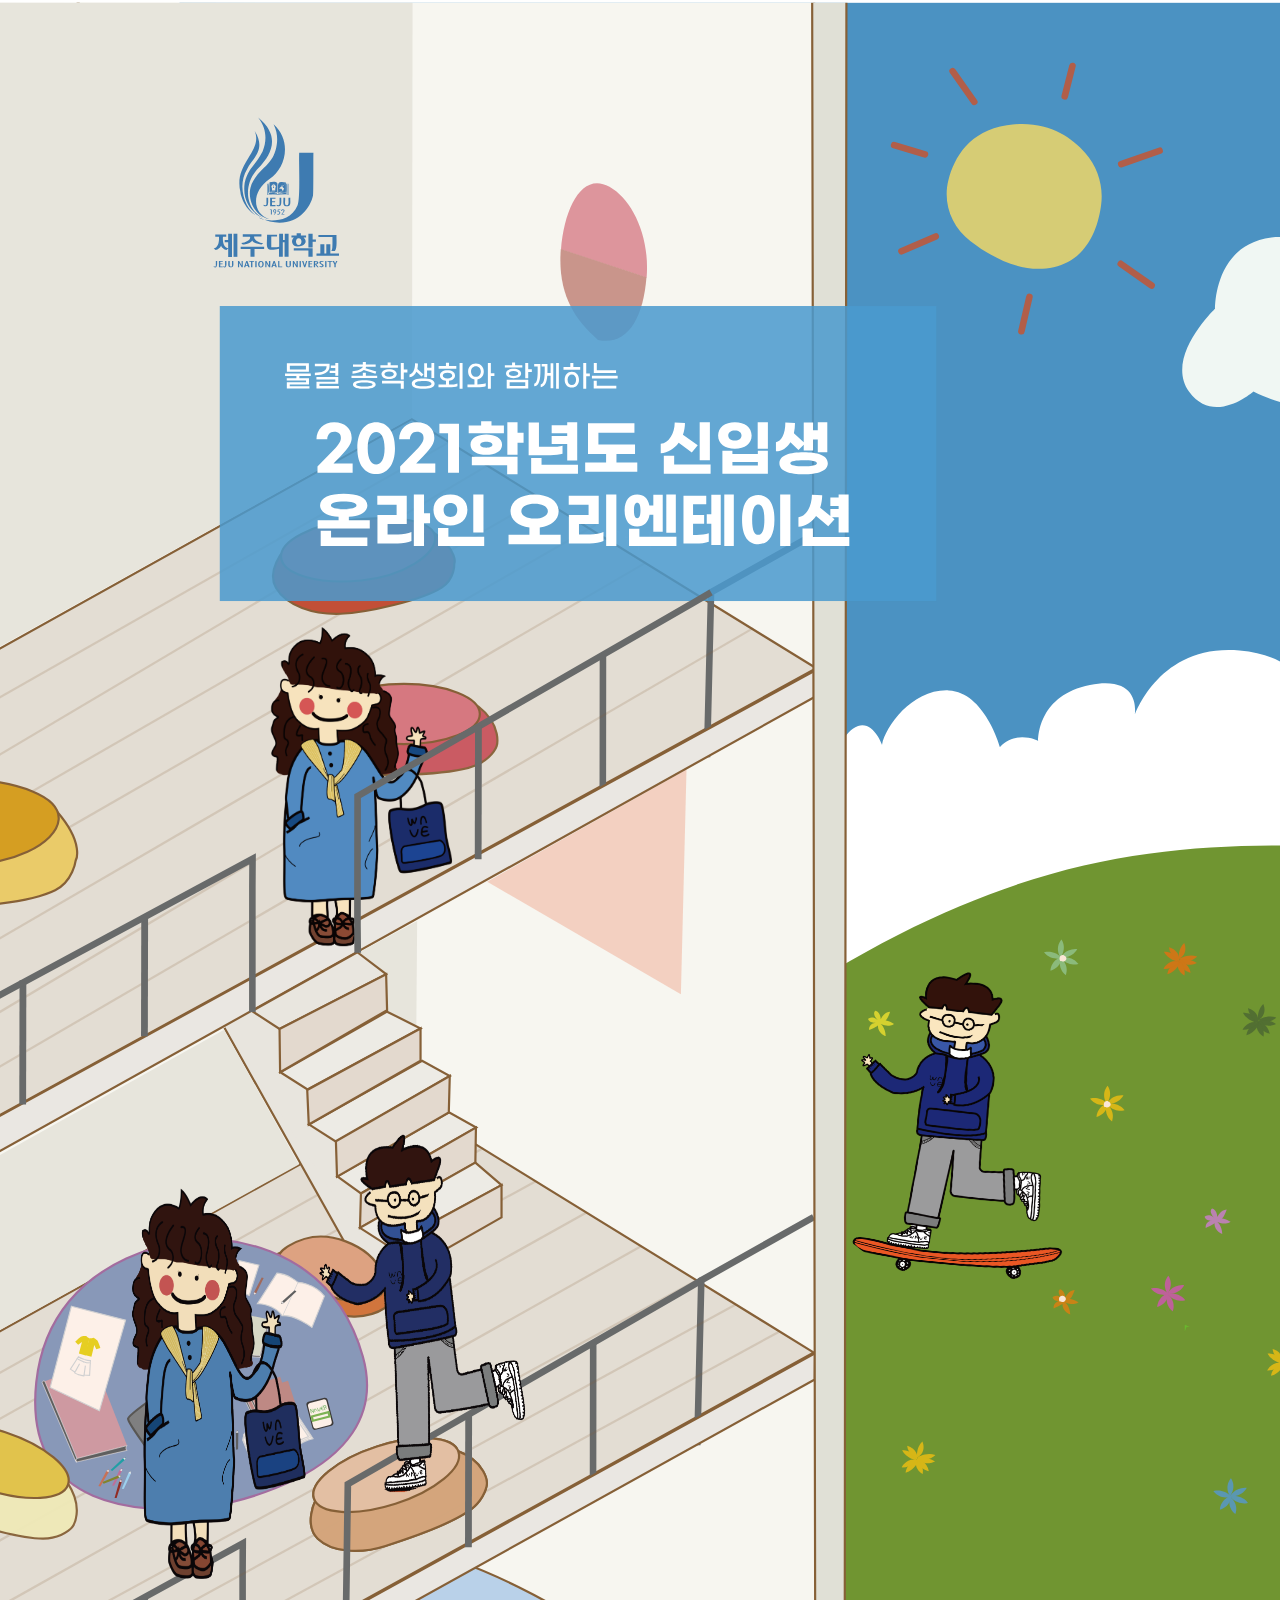
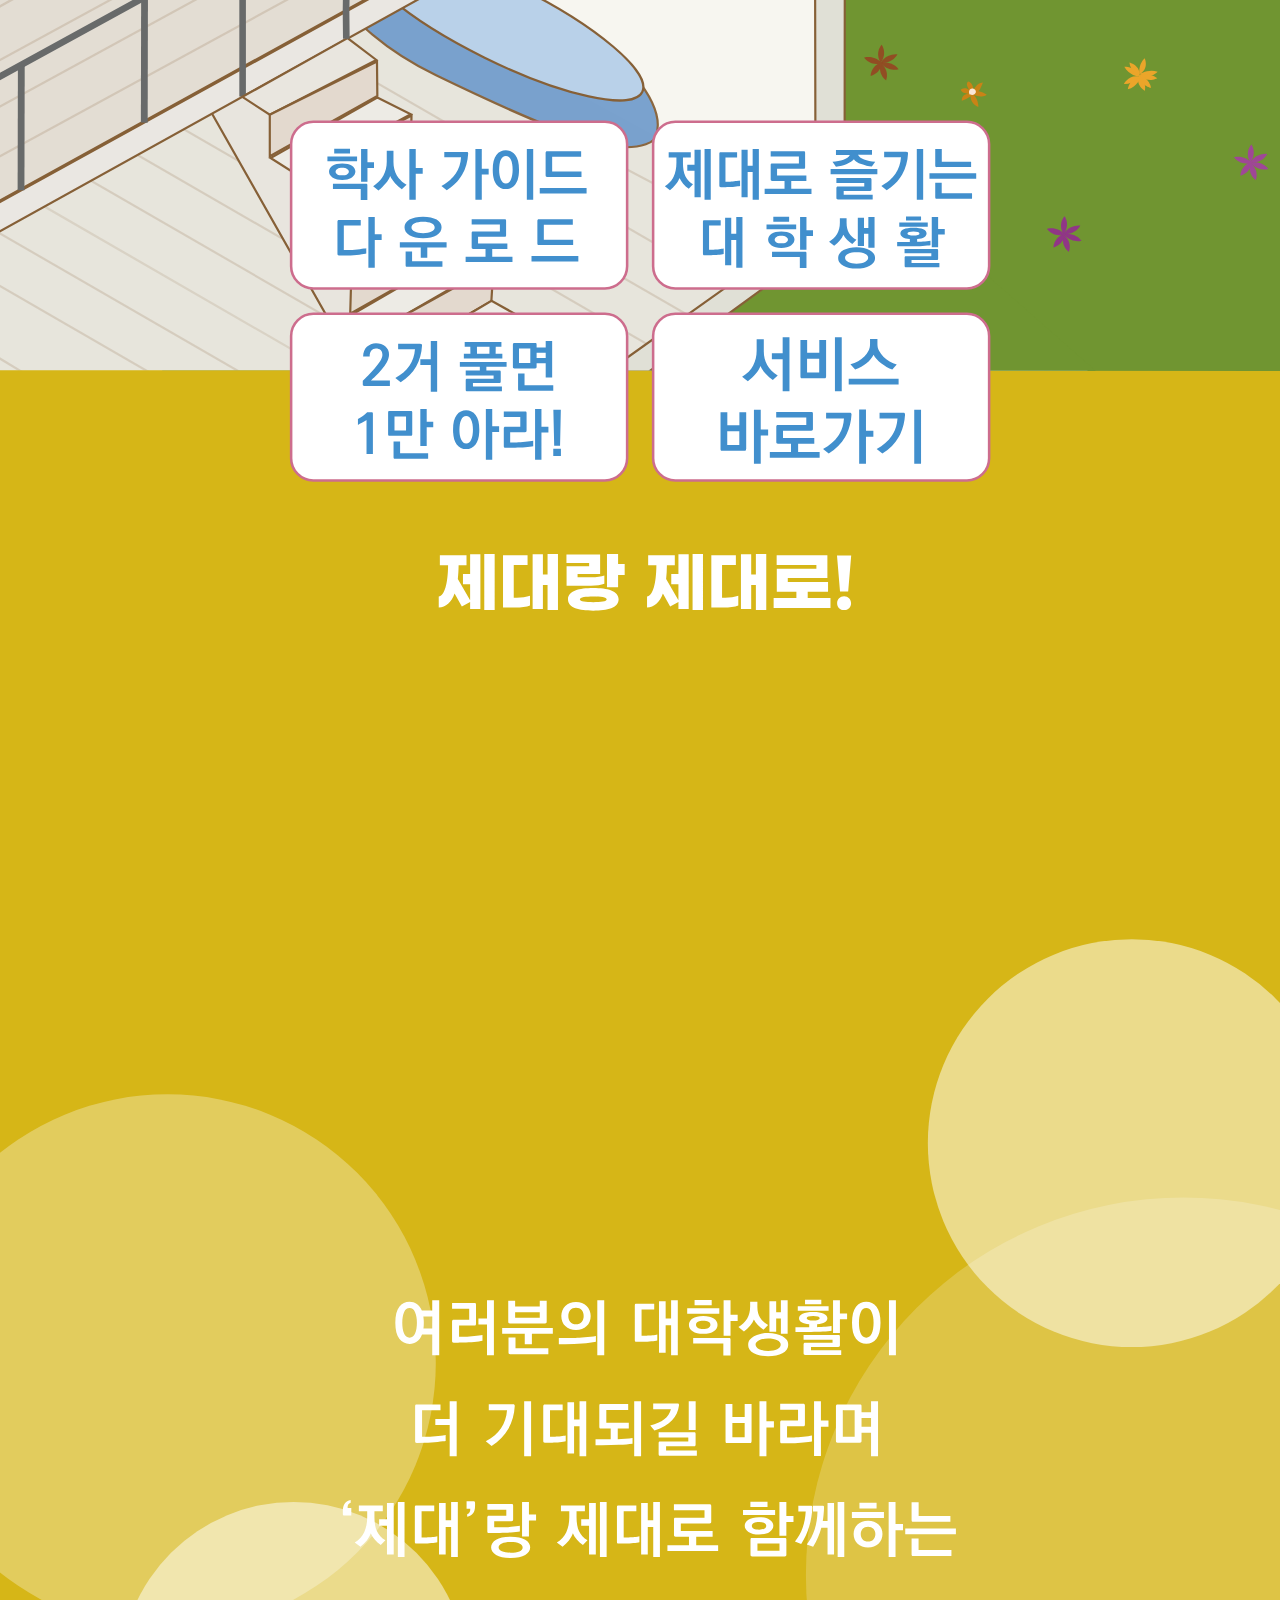
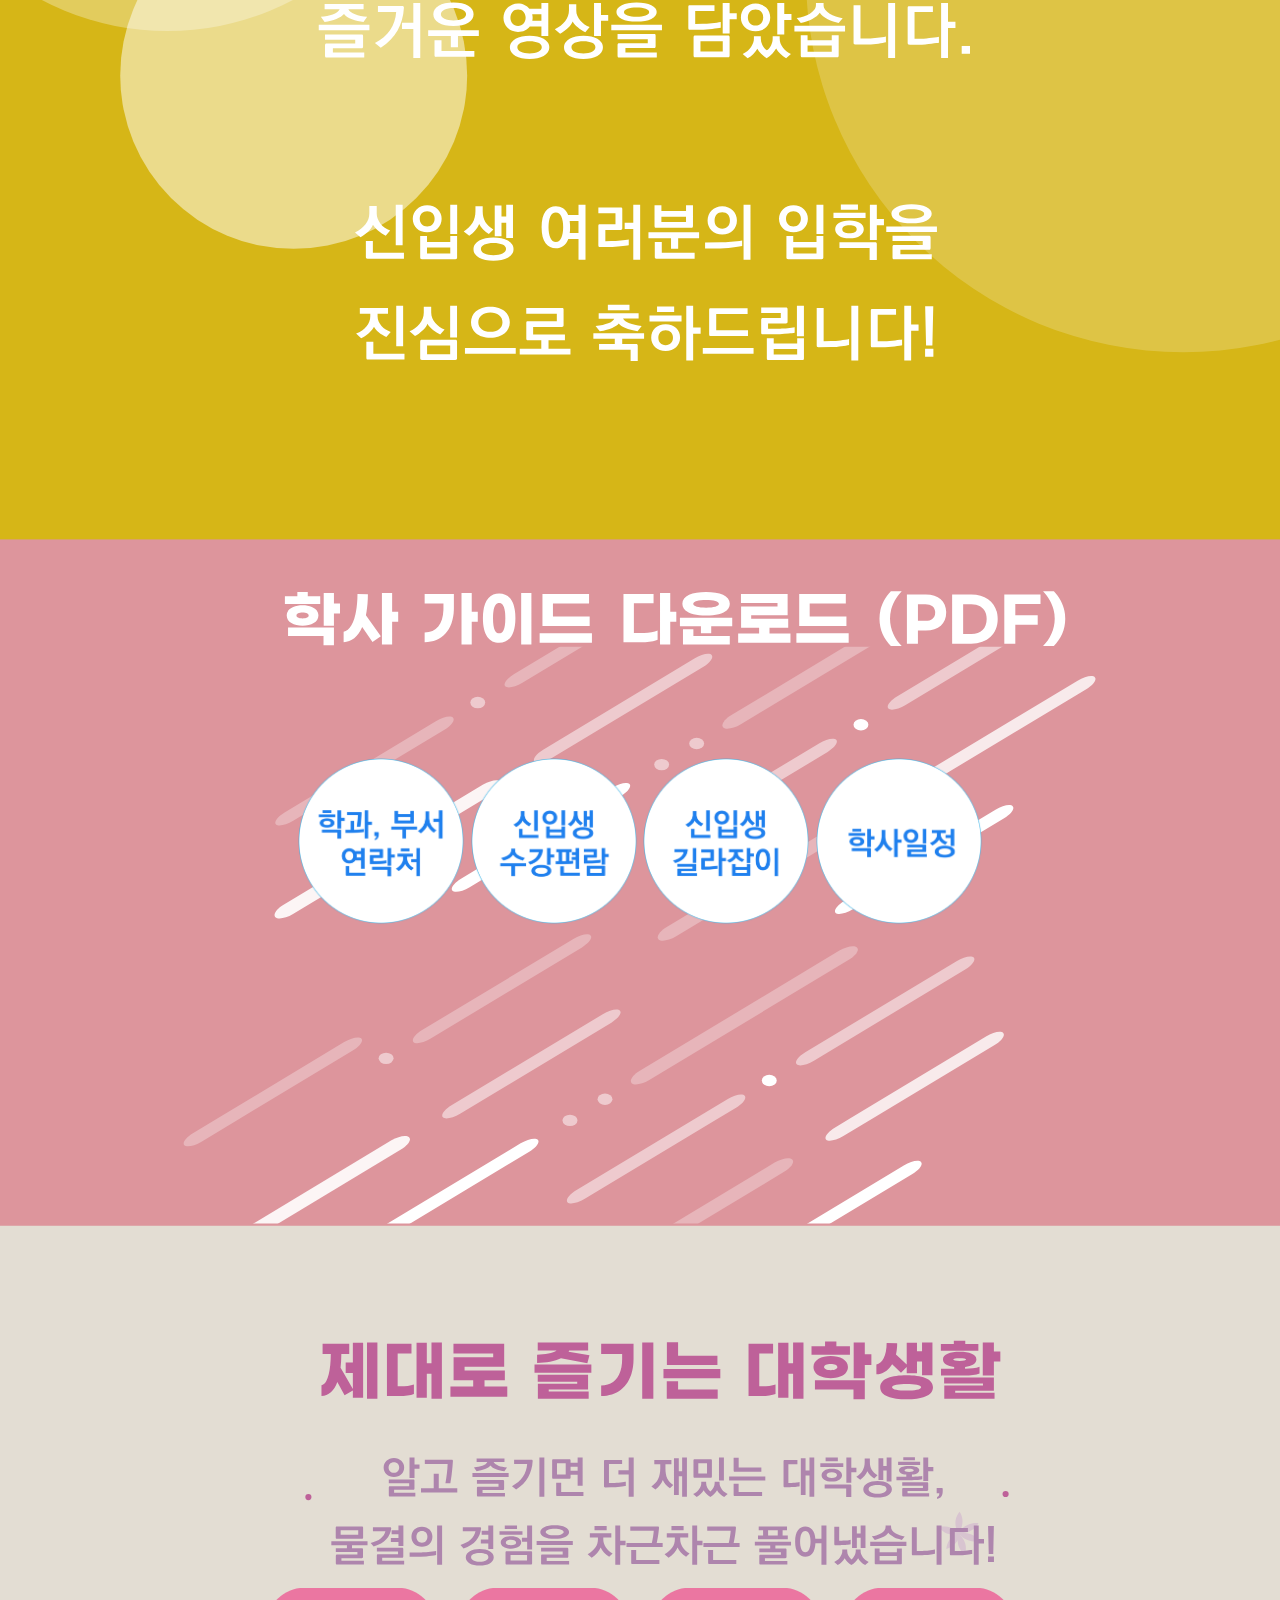
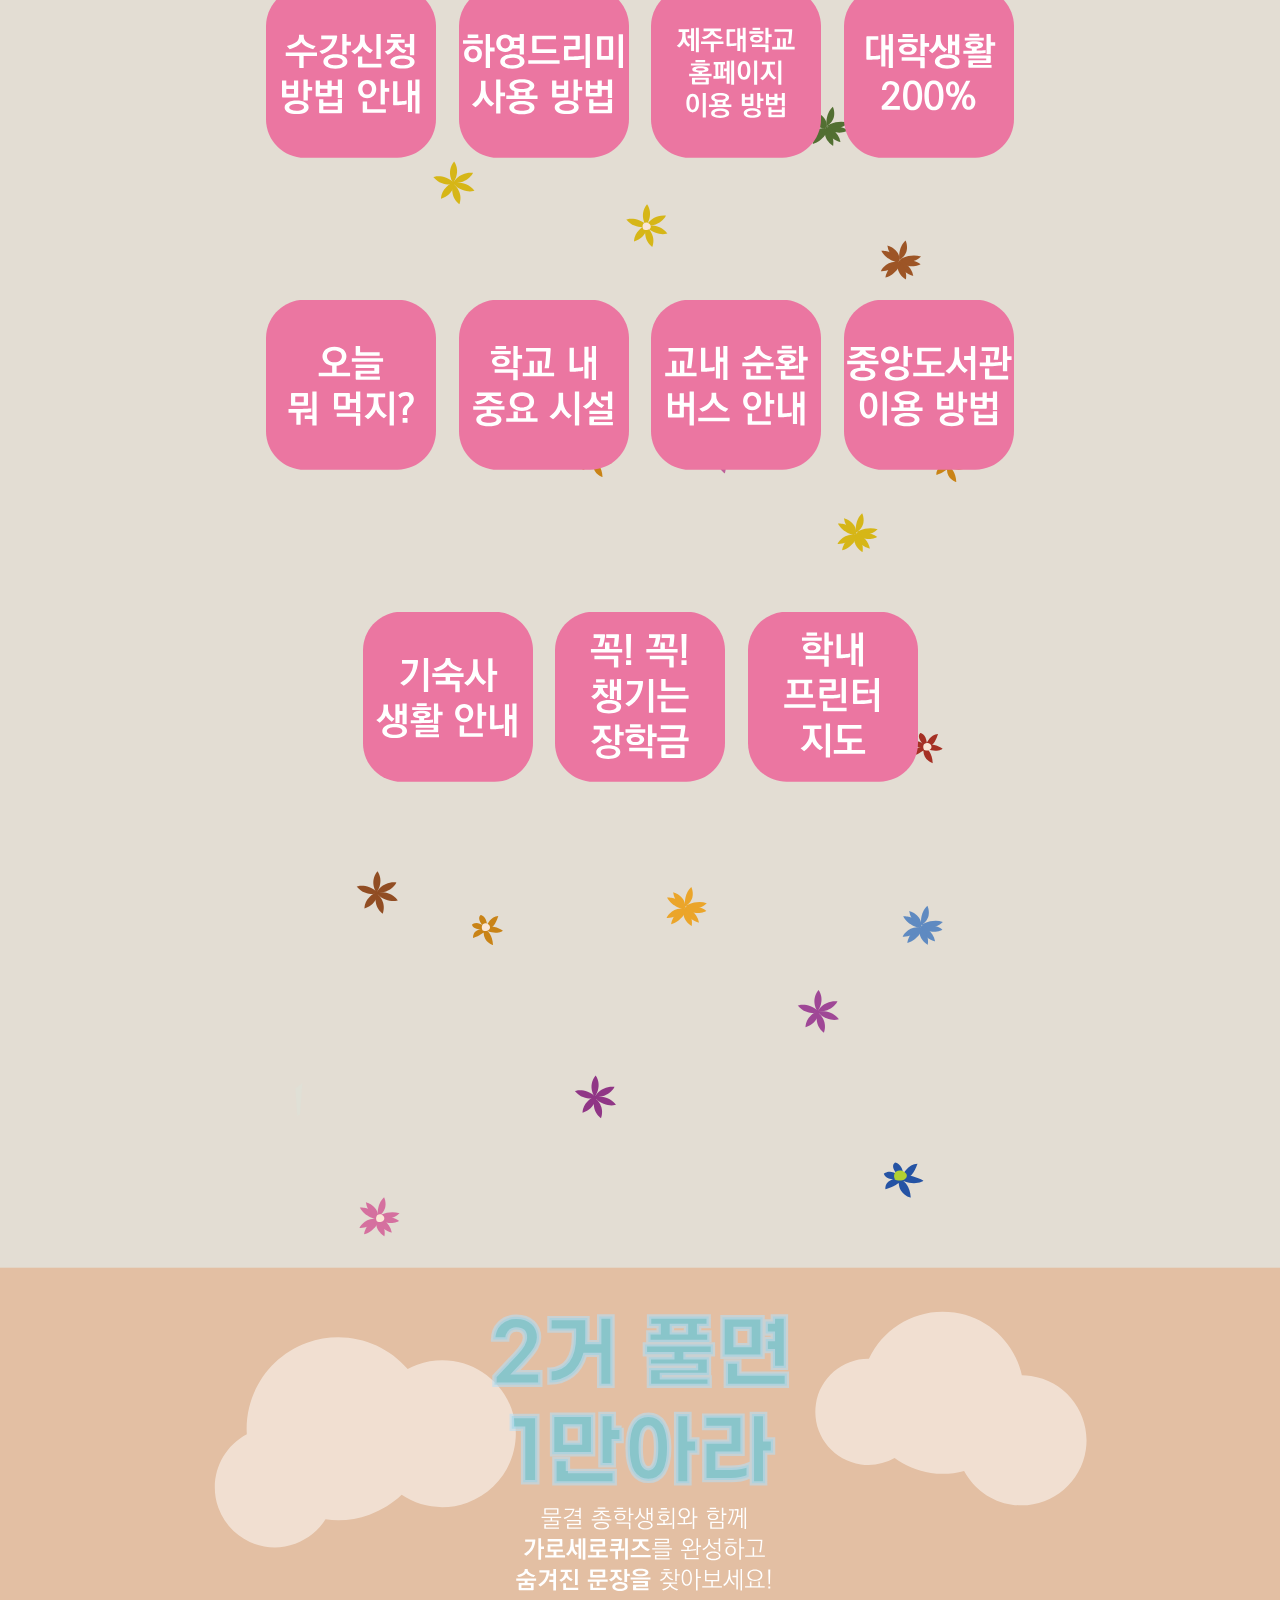
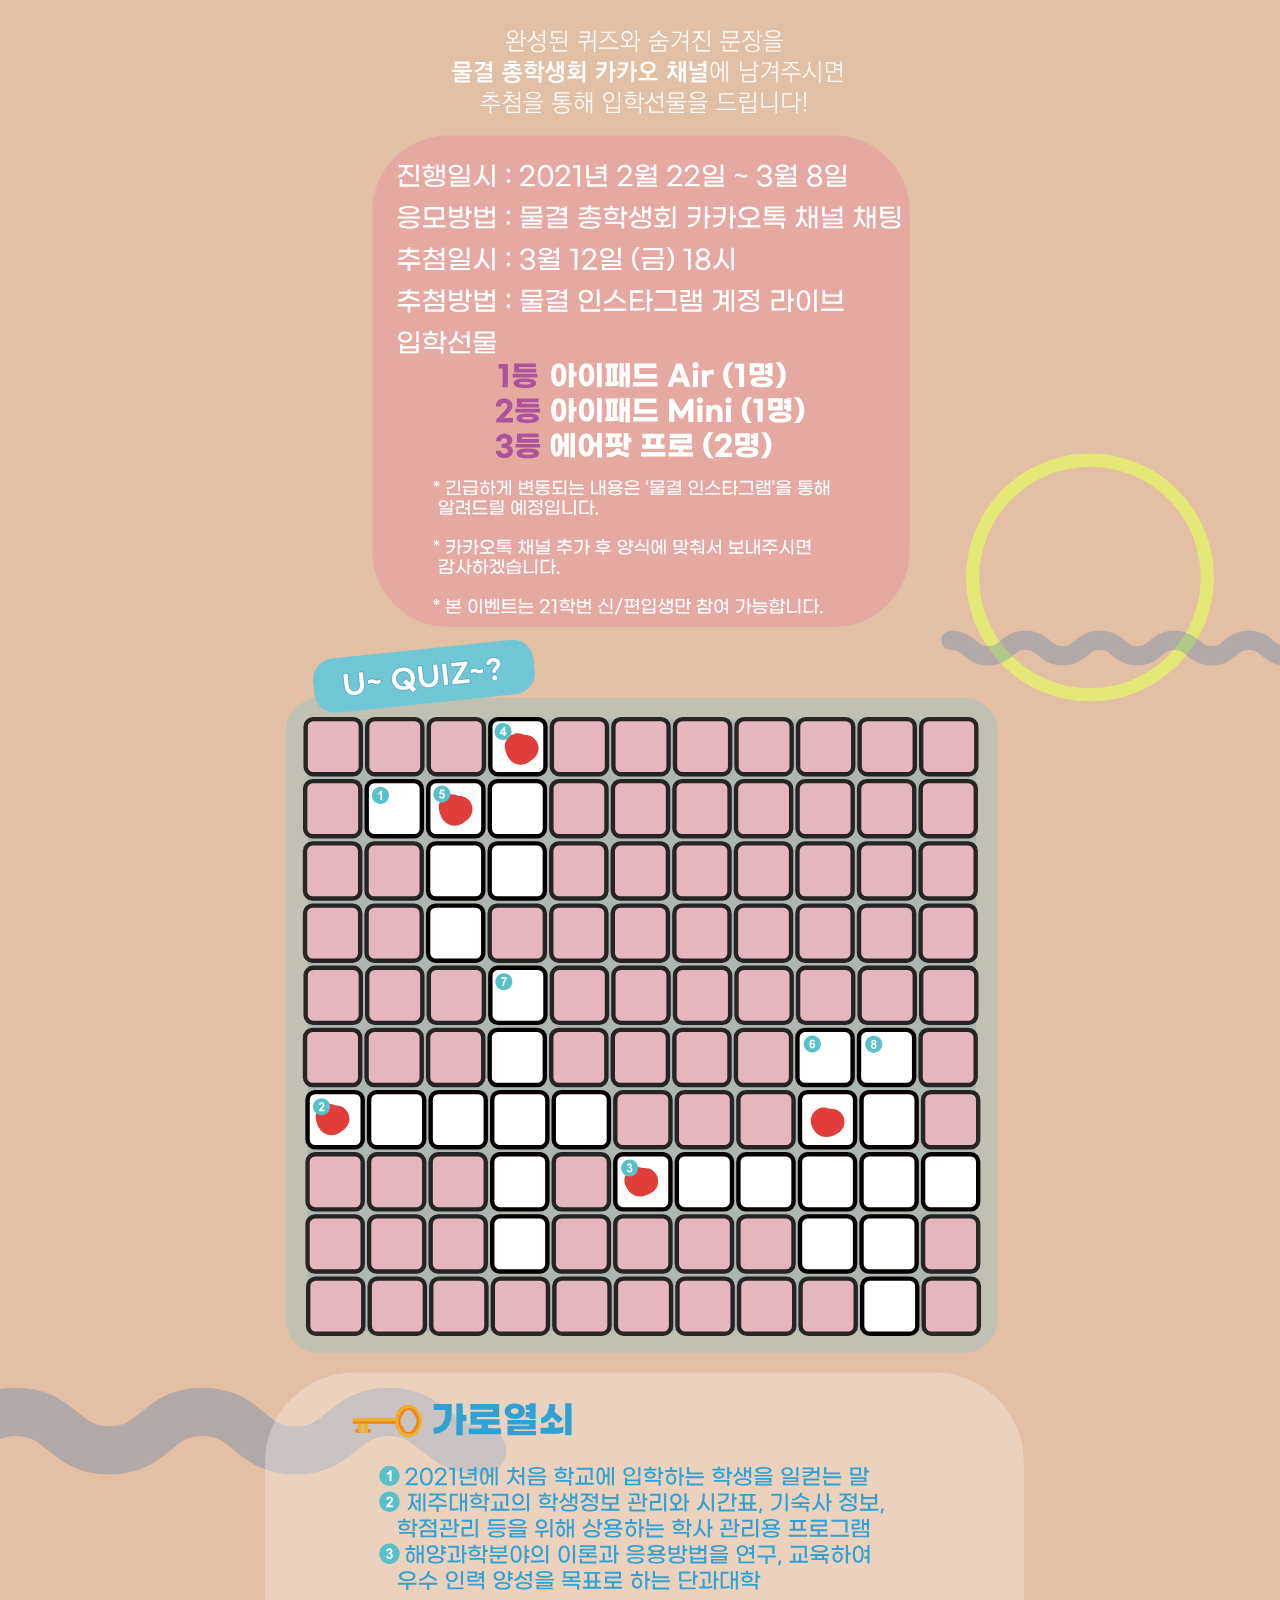
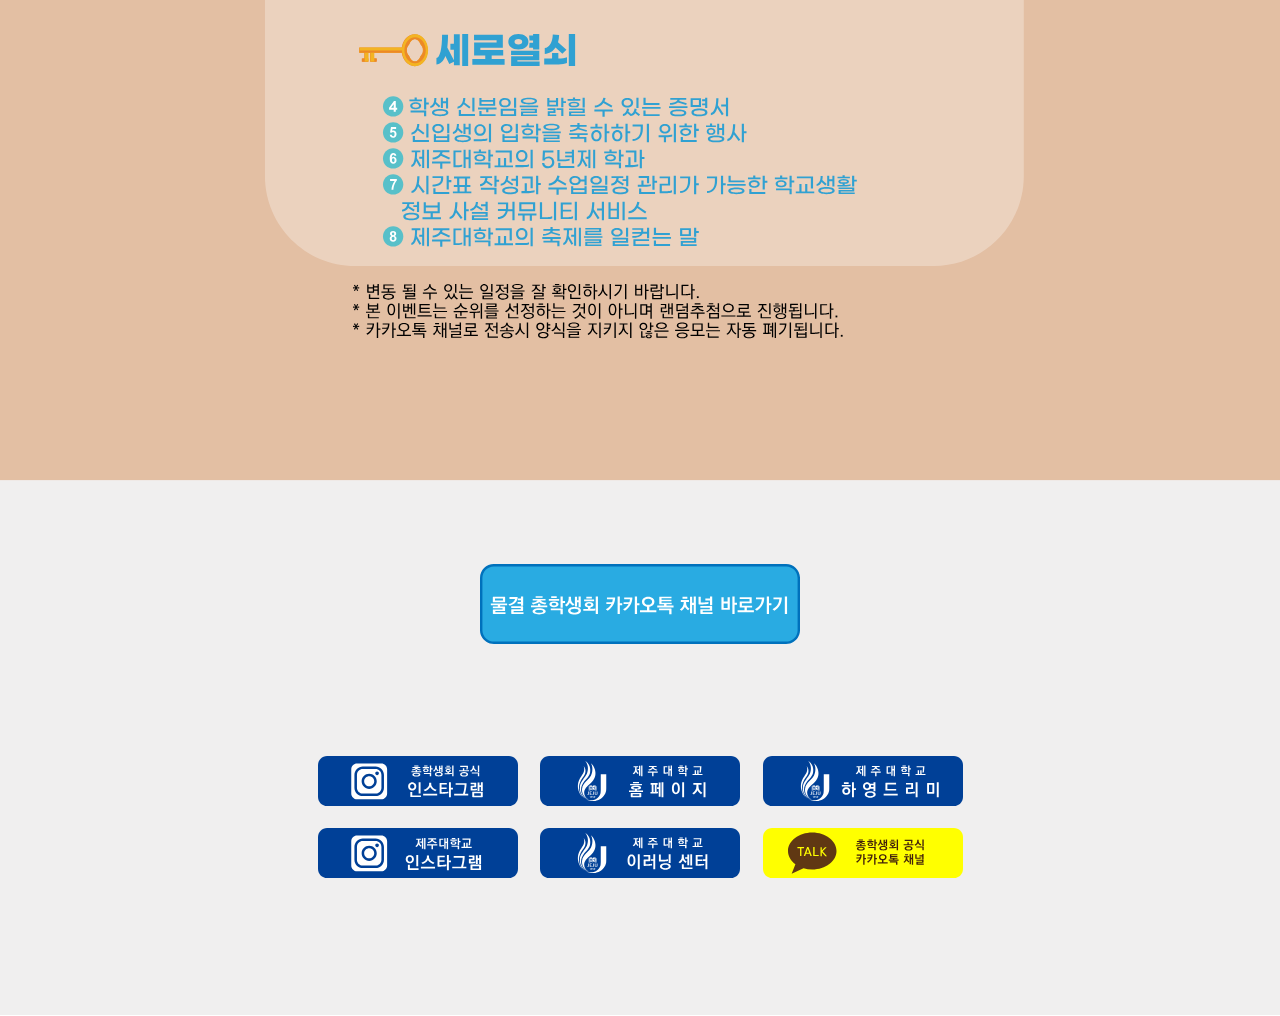
<file: index.html>
<!DOCTYPE html>
<html lang="en">

<head>
    <meta charset="UTF-8">
    <meta name="viewport" content="width=device-width, initial-scale=1.0">
    <link href="style.css" rel="stylesheet" media="screen">
    <title>2021 물결 총학생회 신입생 온라인 오리엔테이션</title>
</head>

<body>
    <div><img class="girl" src="./img/children-1.png" alt=""></div>
    <!-- <div><img class="boy" src="./img/boy.png" alt=""></div> -->
    <div class="navi">
        <div>
            <span><a href="#sec1"><img class="naviBtn" src="img/main banner-2.svg" alt=""></a></span>
            <span><a href="#sec2"><img class="naviBtn" src="img/main banner-3.svg" alt=""></a></span>
        </div>
        <div>
            <span><a href="#sec3"><img class="naviBtn" src="img/main banner-4.svg" alt=""></a></span>
            <span><a href="#sec4"><img class="naviBtn" src="img/main banner-1-1.svg" alt=""></a></span>
        </div>
    </div>
    <div class="video">
        <iframe class="video-content" src="https://www.youtube.com/embed/QNIfIbi2ygc" frameborder="0"
            allow="accelerometer; autoplay; clipboard-write; encrypted-media; gyroscope; picture-in-picture"
            allowfullscreen></iframe>
    </div>
    <div id="sec1">
        <div class="sec1padding">
            <span><a href="./img/1.pdf"><img class="sec1Btn" src="img/sec2-1.png" alt=""></a></span>
            <span><a href="./img/2.pdf"><img class="sec1Btn" src="img/sec2-2.png" alt=""></a></span>
            <span><a href="https://clip.jejunu.ac.kr/jejunu/2021/e-book.html"><img class="sec1Btn" src="img/sec2-3.png" alt=""></a></span>
            <span><a href="./img/4.pdf"><img class="sec1Btn" src="img/sec2-4.png" alt=""></a></span>
        </div>
    </div>
    <div id="sec2">
        <div class="sec2padding">
            <span><a href="./info/1.html"><img class="sec2Btn" src="./info/infoImg/banner/banner-1.svg"
                        alt=""></a></span>
            <span><a href="./info/2.html"><img class="sec2Btn" src="./info/infoImg/banner/banner-2.svg"
                        alt=""></a></span>
            <span><a href="./info/3.html"><img class="sec2Btn" src="./info/infoImg/banner/banner-3.svg"
                        alt=""></a></span>
            <span><a href="./info/4.html"><img class="sec2Btn" src="./info/infoImg/banner/banner-4.svg"
                        alt=""></a></span>
        </div>
        <div>
            <span><a href="./info/5.html"><img class="sec2Btn" src="./info/infoImg/banner/banner-5.svg"
                        alt=""></a></span>
            <span><a href="./info/6.html"><img class="sec2Btn" src="./info/infoImg/banner/banner-6.svg"
                        alt=""></a></span>
            <span><a href="./info/7.html"><img class="sec2Btn" src="./info/infoImg/banner/banner-7.svg"
                        alt=""></a></span>
            <span><a href="./info/8.html"><img class="sec2Btn" src="./info/infoImg/banner/banner-8.svg"
                        alt=""></a></span>
        </div>
        <div>
            <span><a href="./info/9.html"><img class="sec2Btn" src="./info/infoImg/banner/banner-9.svg"
                        alt=""></a></span>
            <span><a href="./info/10.html"><img class="sec2Btn" src="./info/infoImg/banner/banner-10.svg"
                        alt=""></a></span>
            <span><a href="./info/11.html"><img class="sec2Btn" src="./info/infoImg/banner/banner-11.svg"
                        alt=""></a></span>
        </div>
    </div>

    <div id="sec3">
        <div class="sec3padding">
            <span><a href="http://pf.kakao.com/_fjuxiK/chat"><img class="sec3Btn" src="./img/kakao banner.svg"
                        alt=""></a></span>
        </div>
    </div>

    <div id="sec4">
        <div class="sec4padding">
            <span><a href="https://instagram.com/wave_2021"><img class="sec4Btn" src="./img/service/site banner_1.svg"
                        alt=""></a></span>
            <span><a href="http://www.jejunu.ac.kr/main"><img class="sec4Btn" src="./img/service/site banner_2.svg"
                        alt=""></a></span>
            <span><a href="https://dreamy.jejunu.ac.kr/frame/index.do"><img class="sec4Btn"
                        src="./img/service/site banner_3.svg" alt=""></a></span>
        </div>
        <div>
            <span><a href="https://instagram.com/jeju_nu"><img class="sec4Btn" src="./img/service/site banner_4.svg"
                        alt=""></a></span>
            <span><a href="http://elearning.jejunu.ac.kr/"><img class="sec4Btn" src="./img/service/site banner_5.svg"
                        alt=""></a></span>
            <span><a href="http://pf.kakao.com/_fjuxiK"><img class="sec4Btn" src="./img/service/site banner_6.svg"
                        alt=""></a></span>
        </div>
    </div>
</body>

</html>
</file>
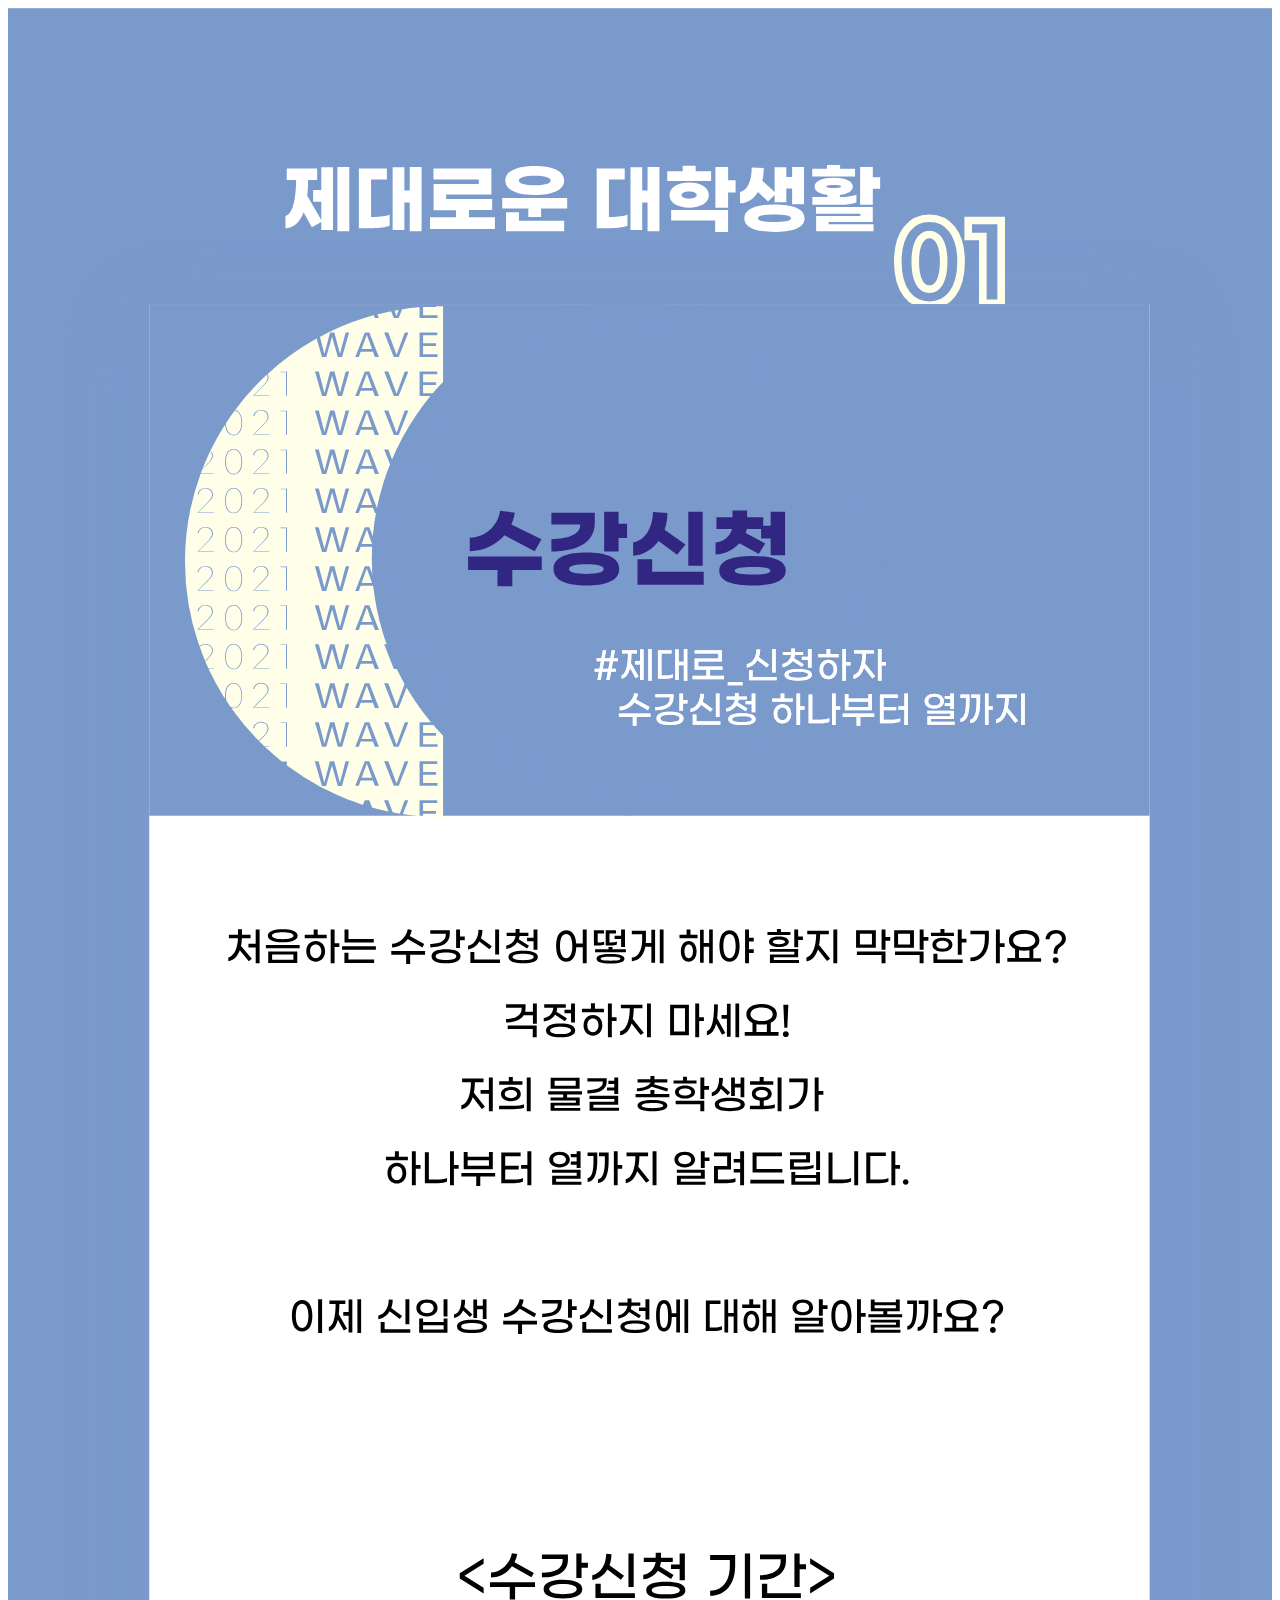
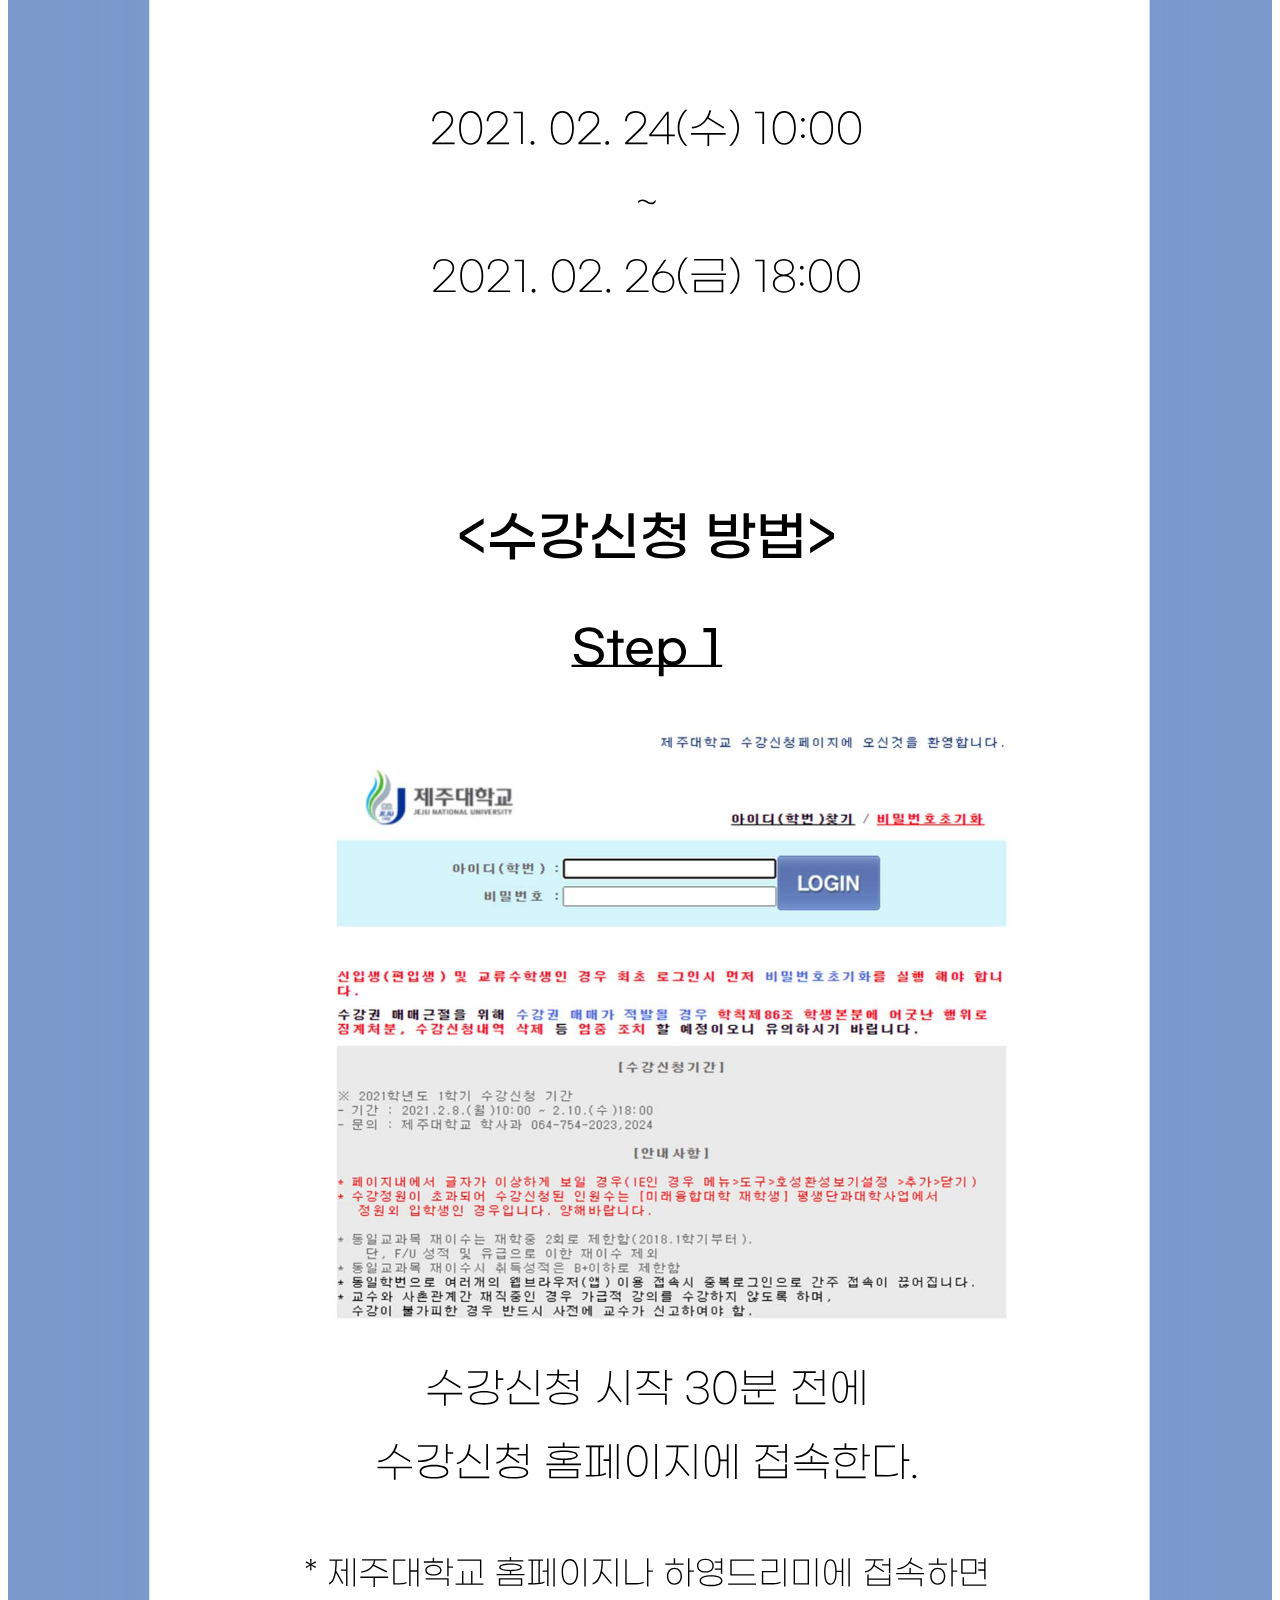
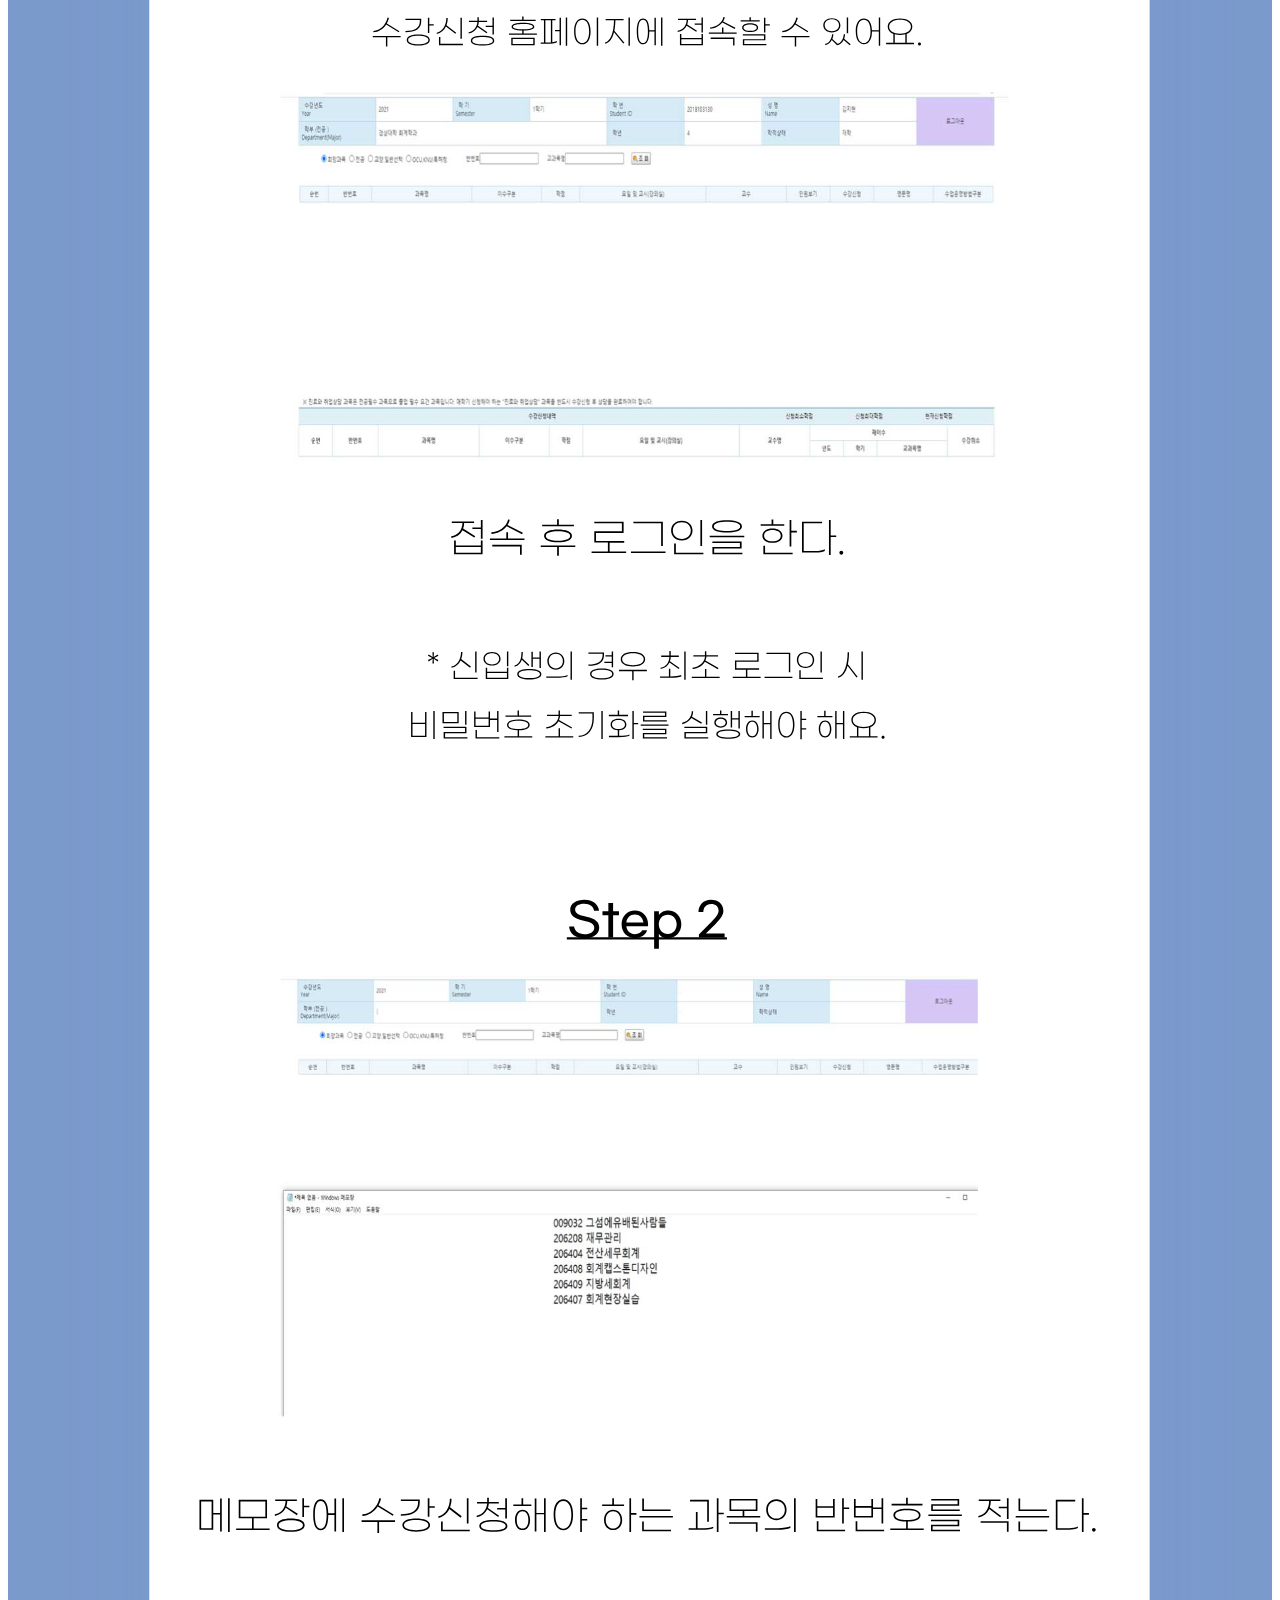
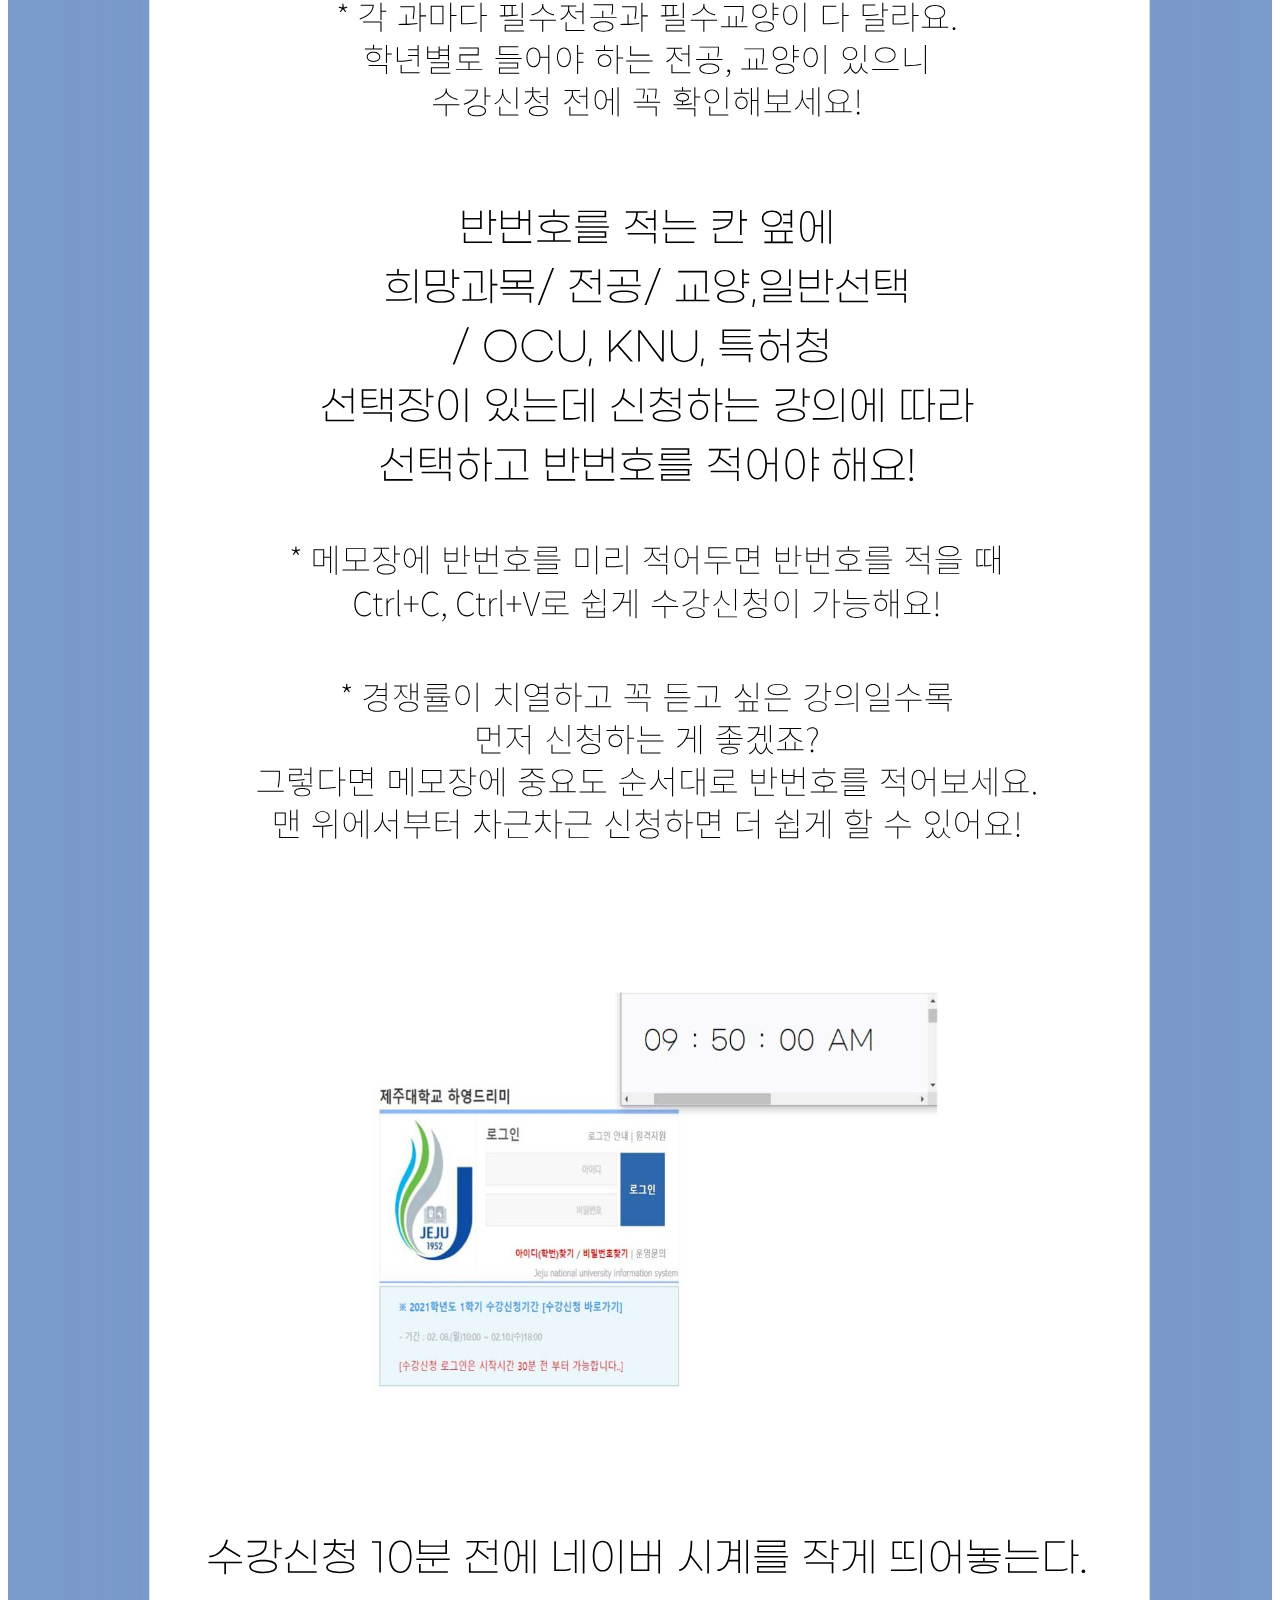
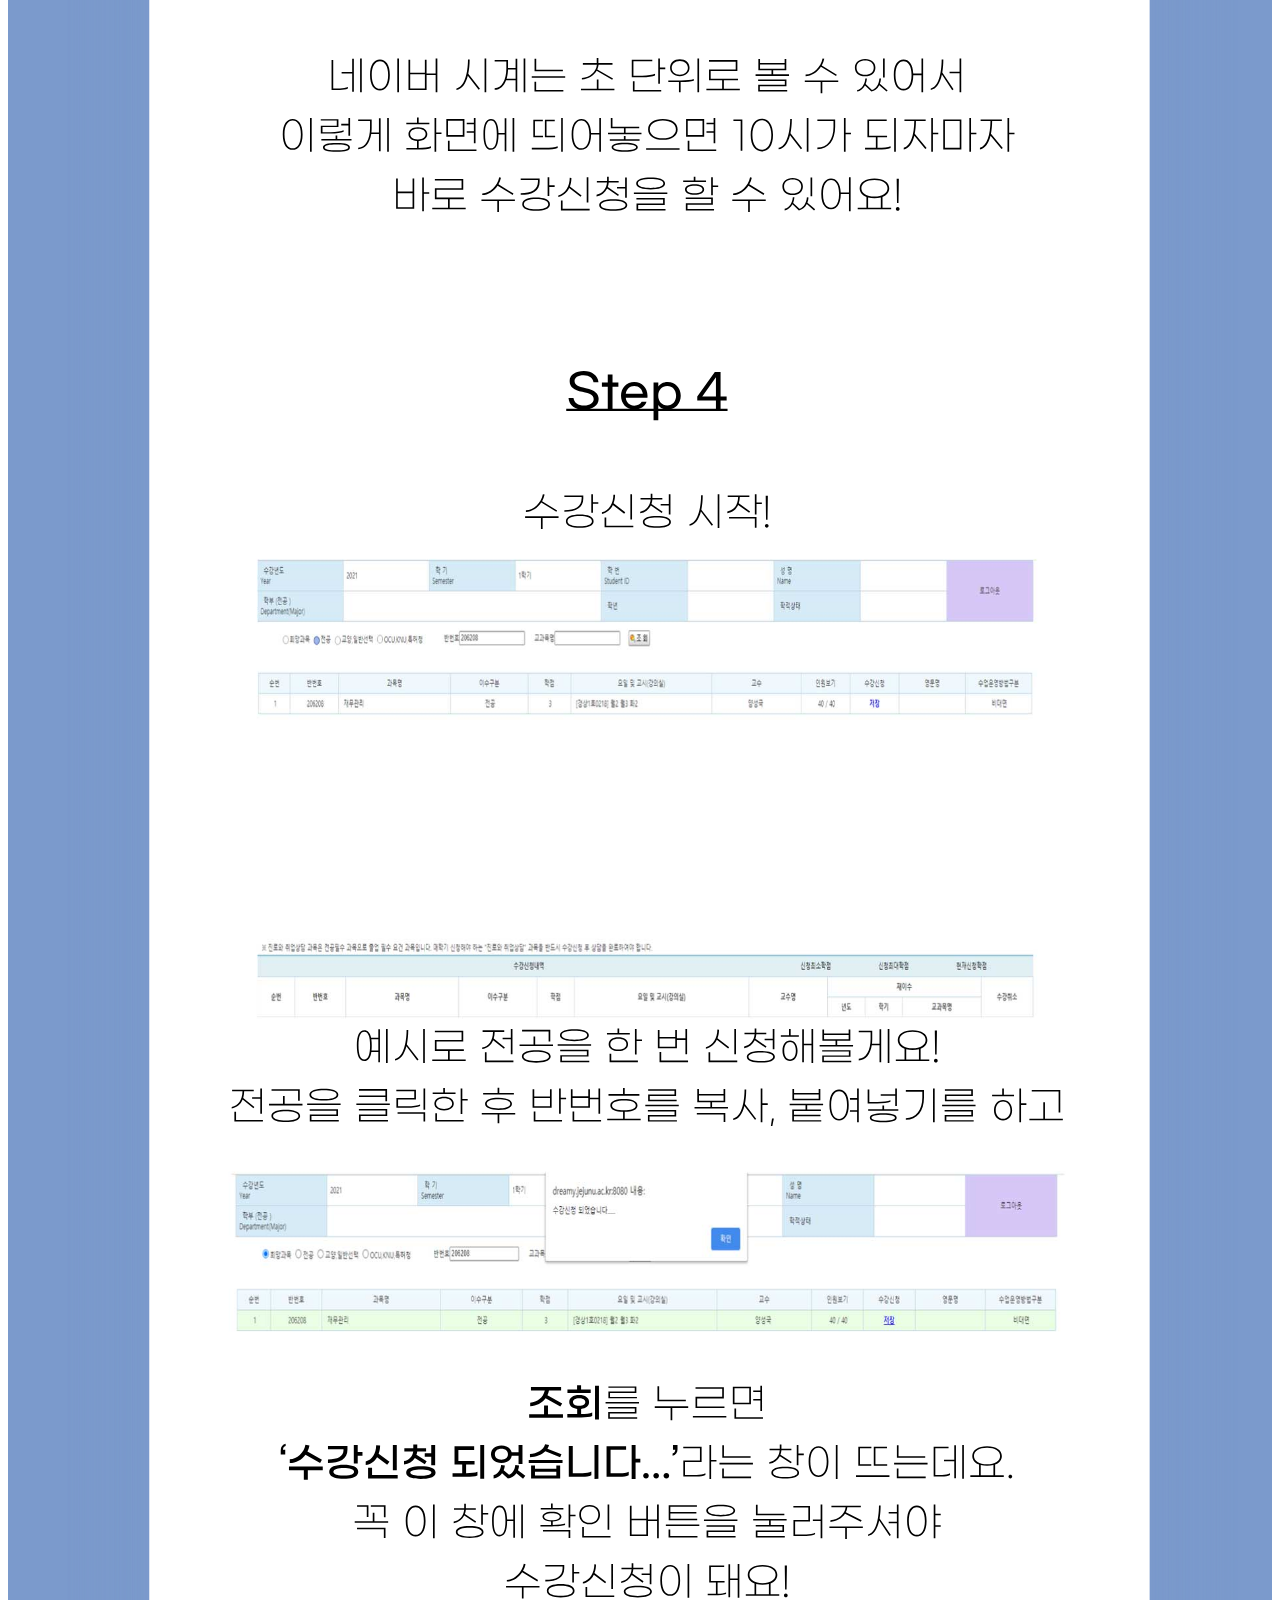
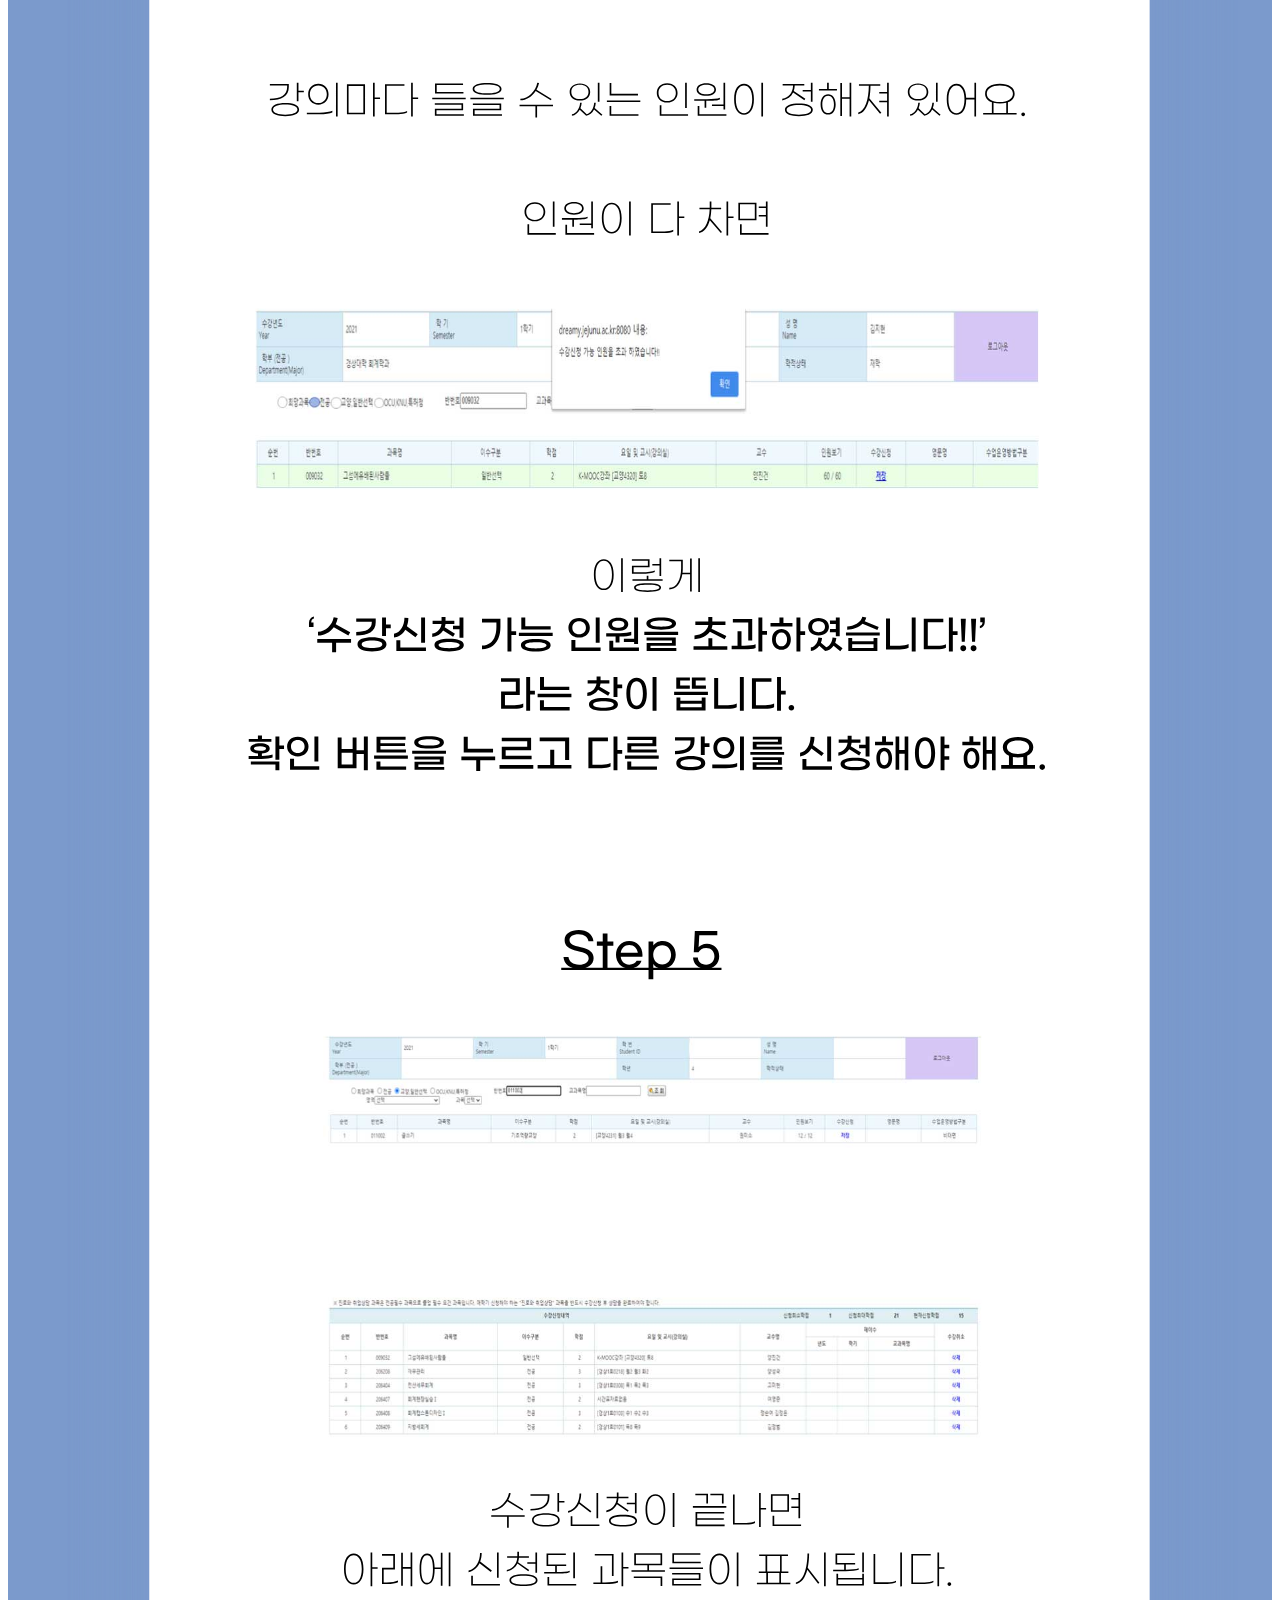
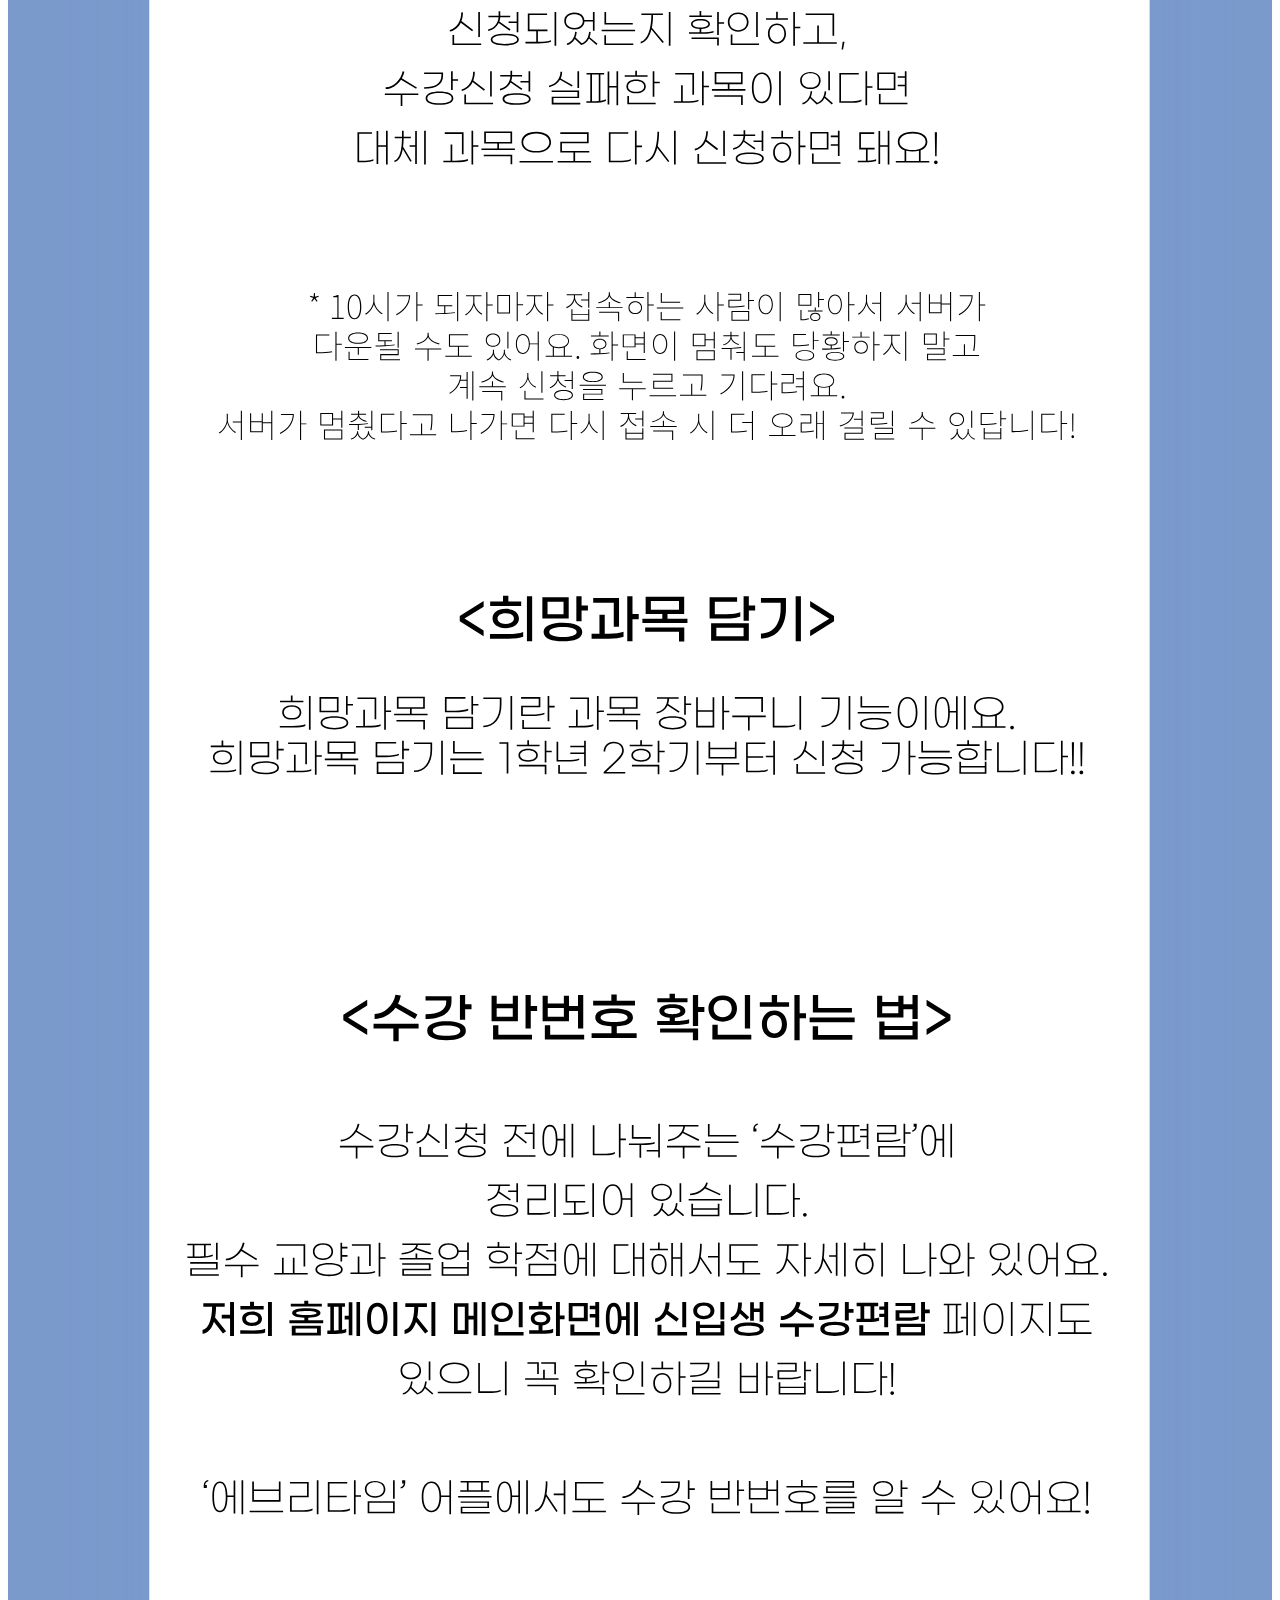
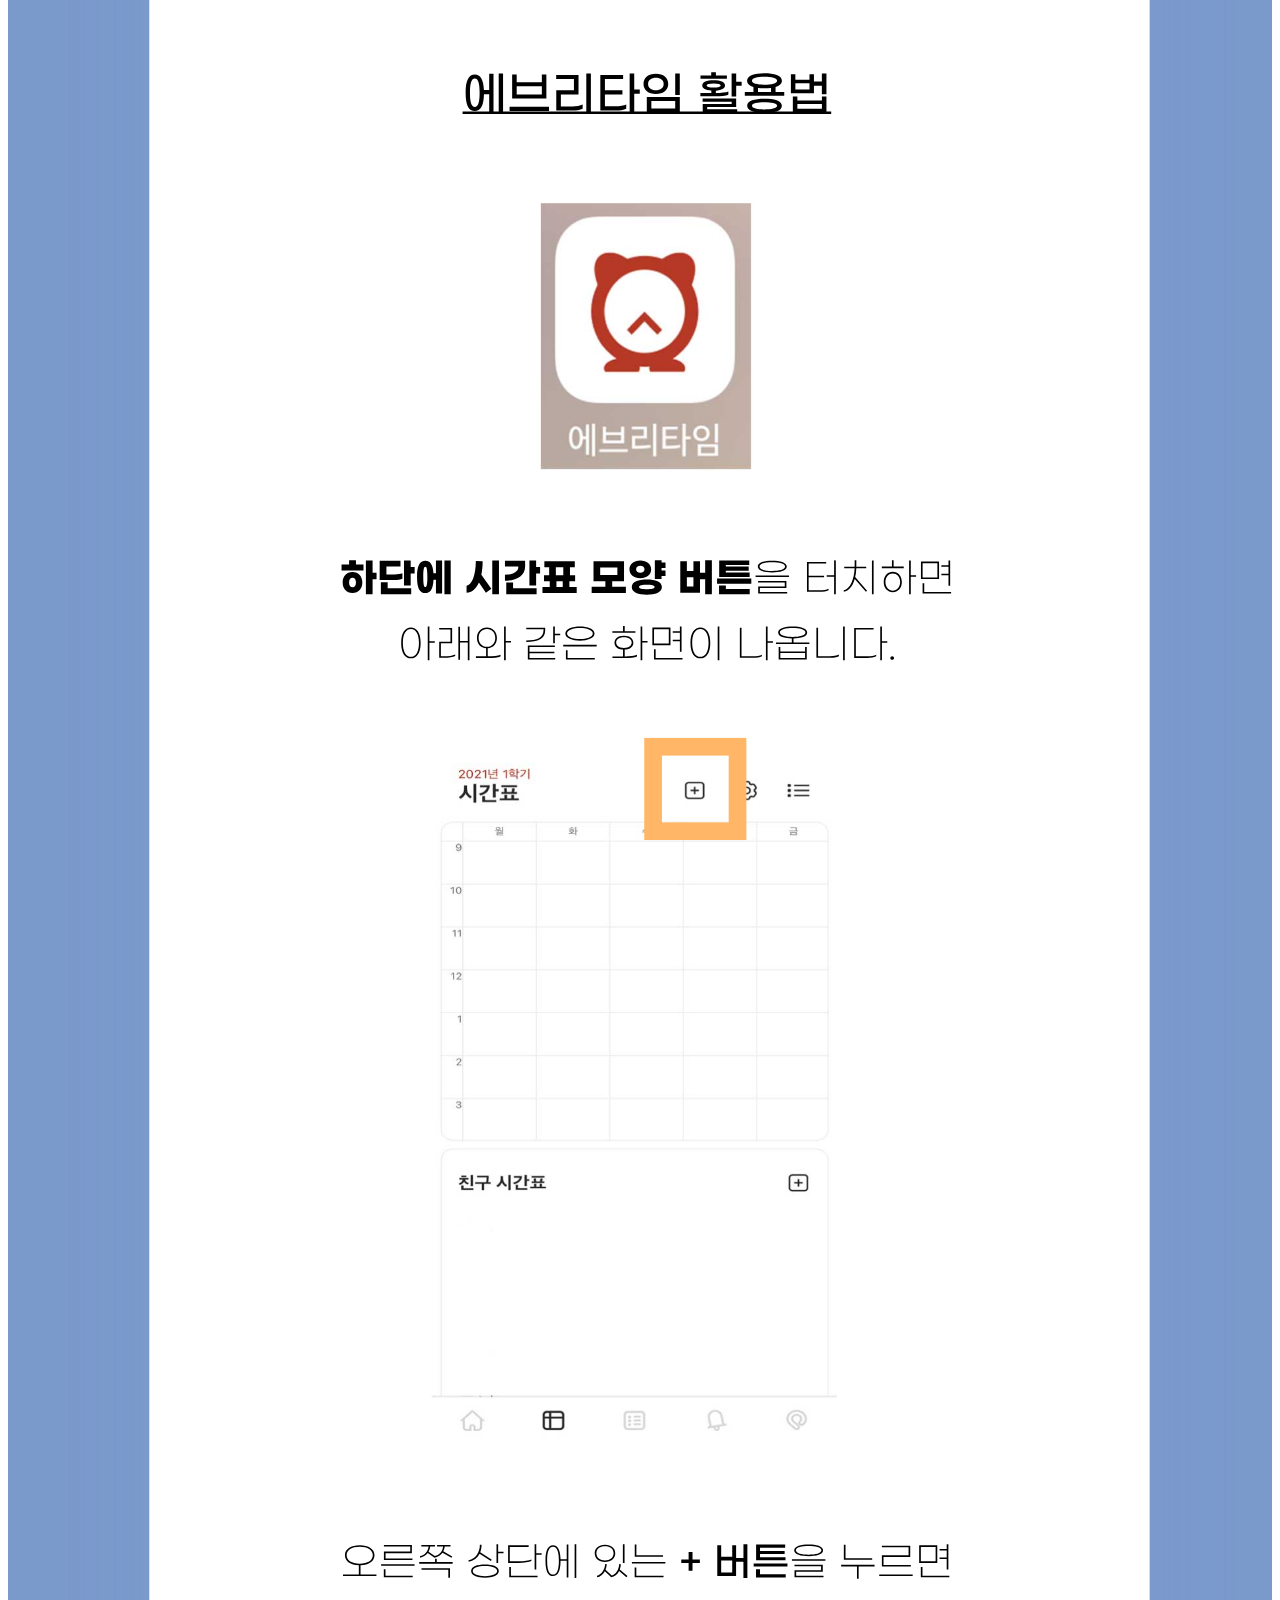
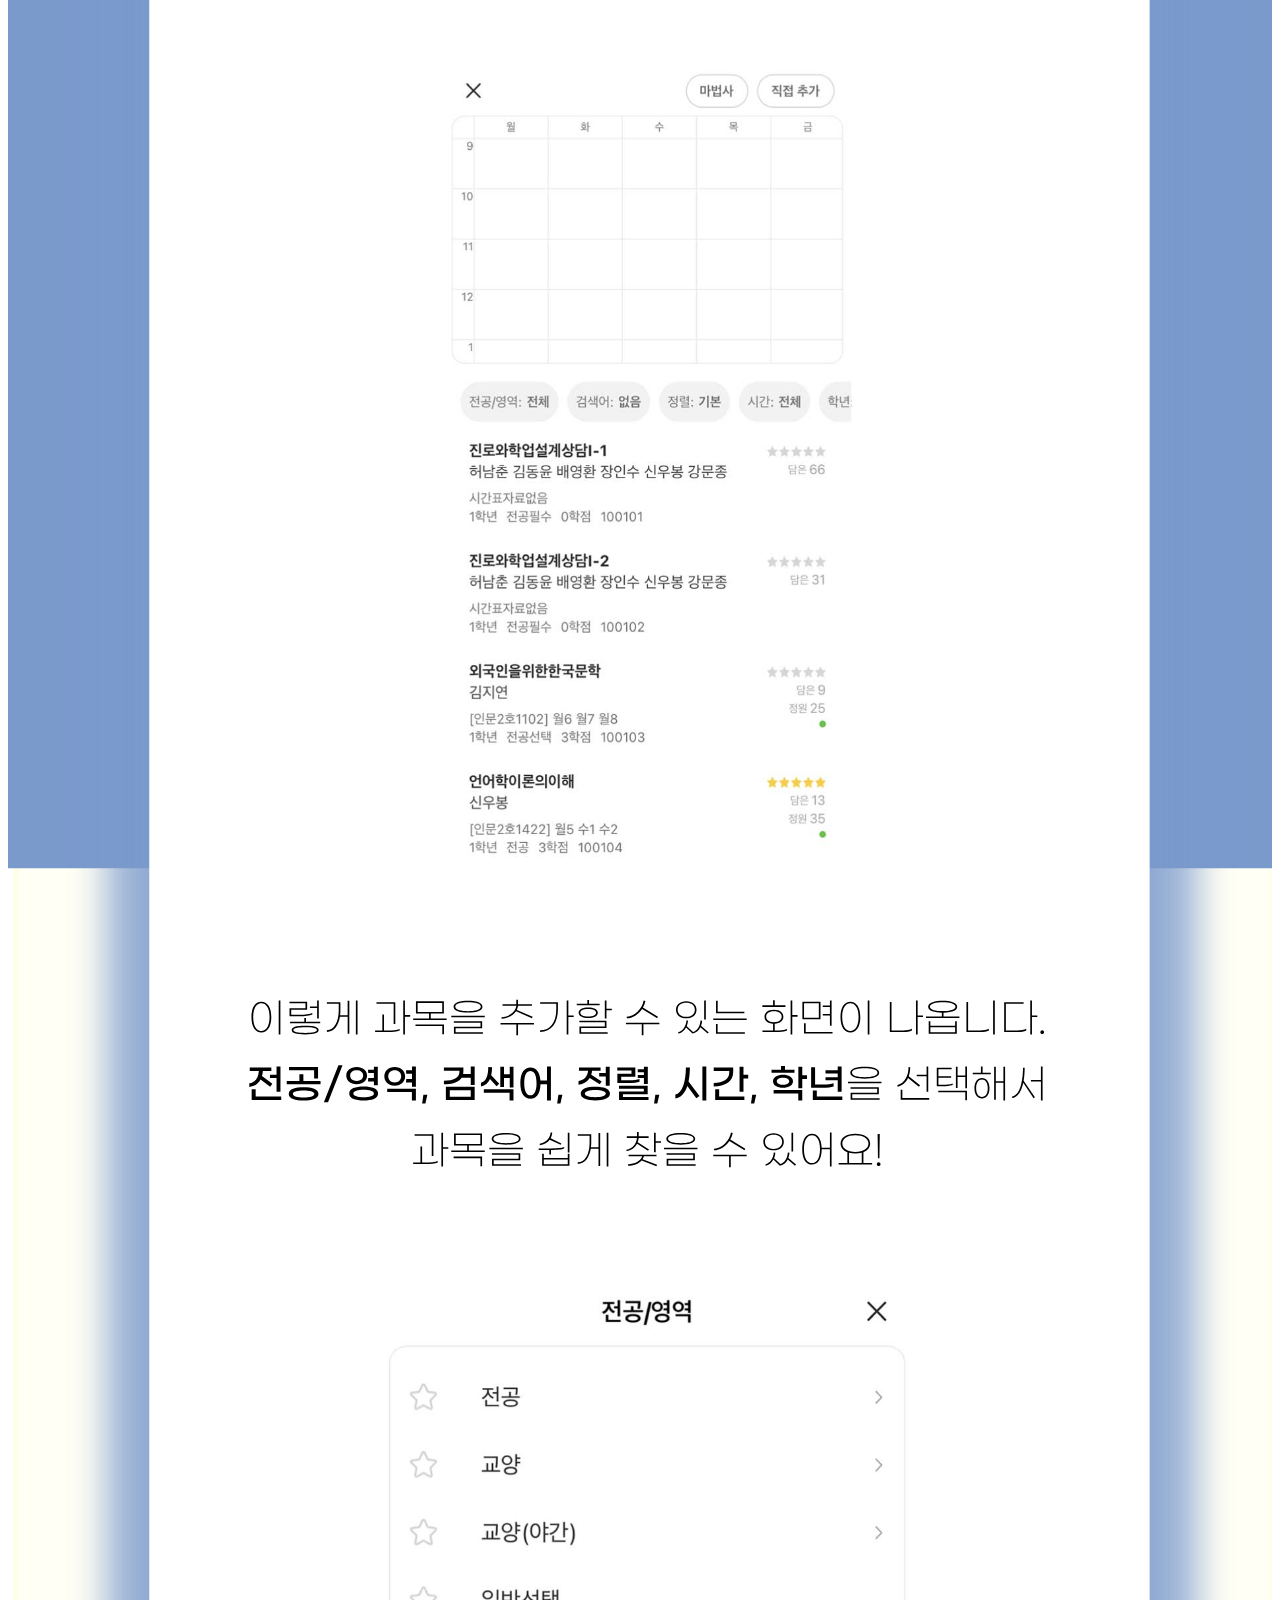
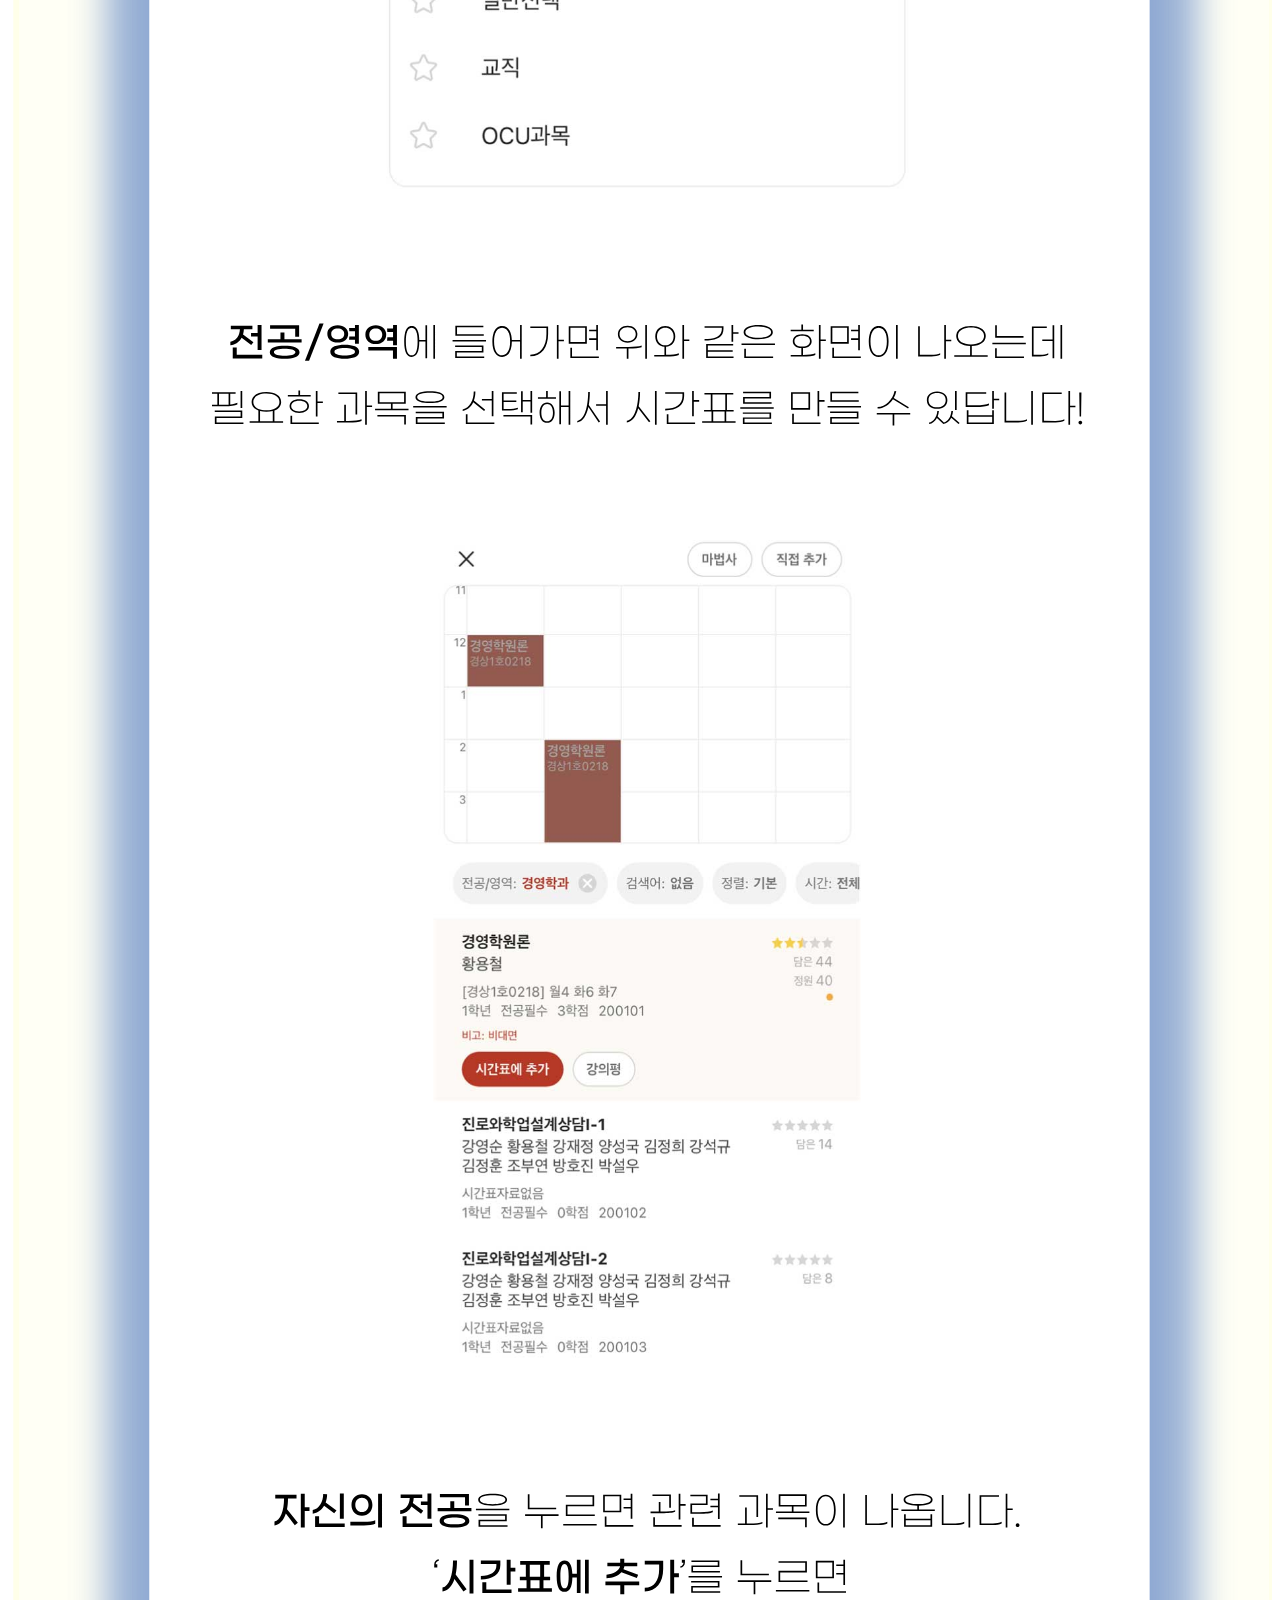
<file: info/1.html>
<!DOCTYPE html>
<html lang="en">
<head>
    <meta charset="UTF-8">
    <meta name="viewport" content="width=device-width, initial-scale=1.0">
    <link href="./infoCss.css" rel="stylesheet" media="screen">
    <title>Document</title>
</head>
<body>
    <img src="./infoImg/1. sugang sincheong.svg" alt="">
</body>
</html>
</file>
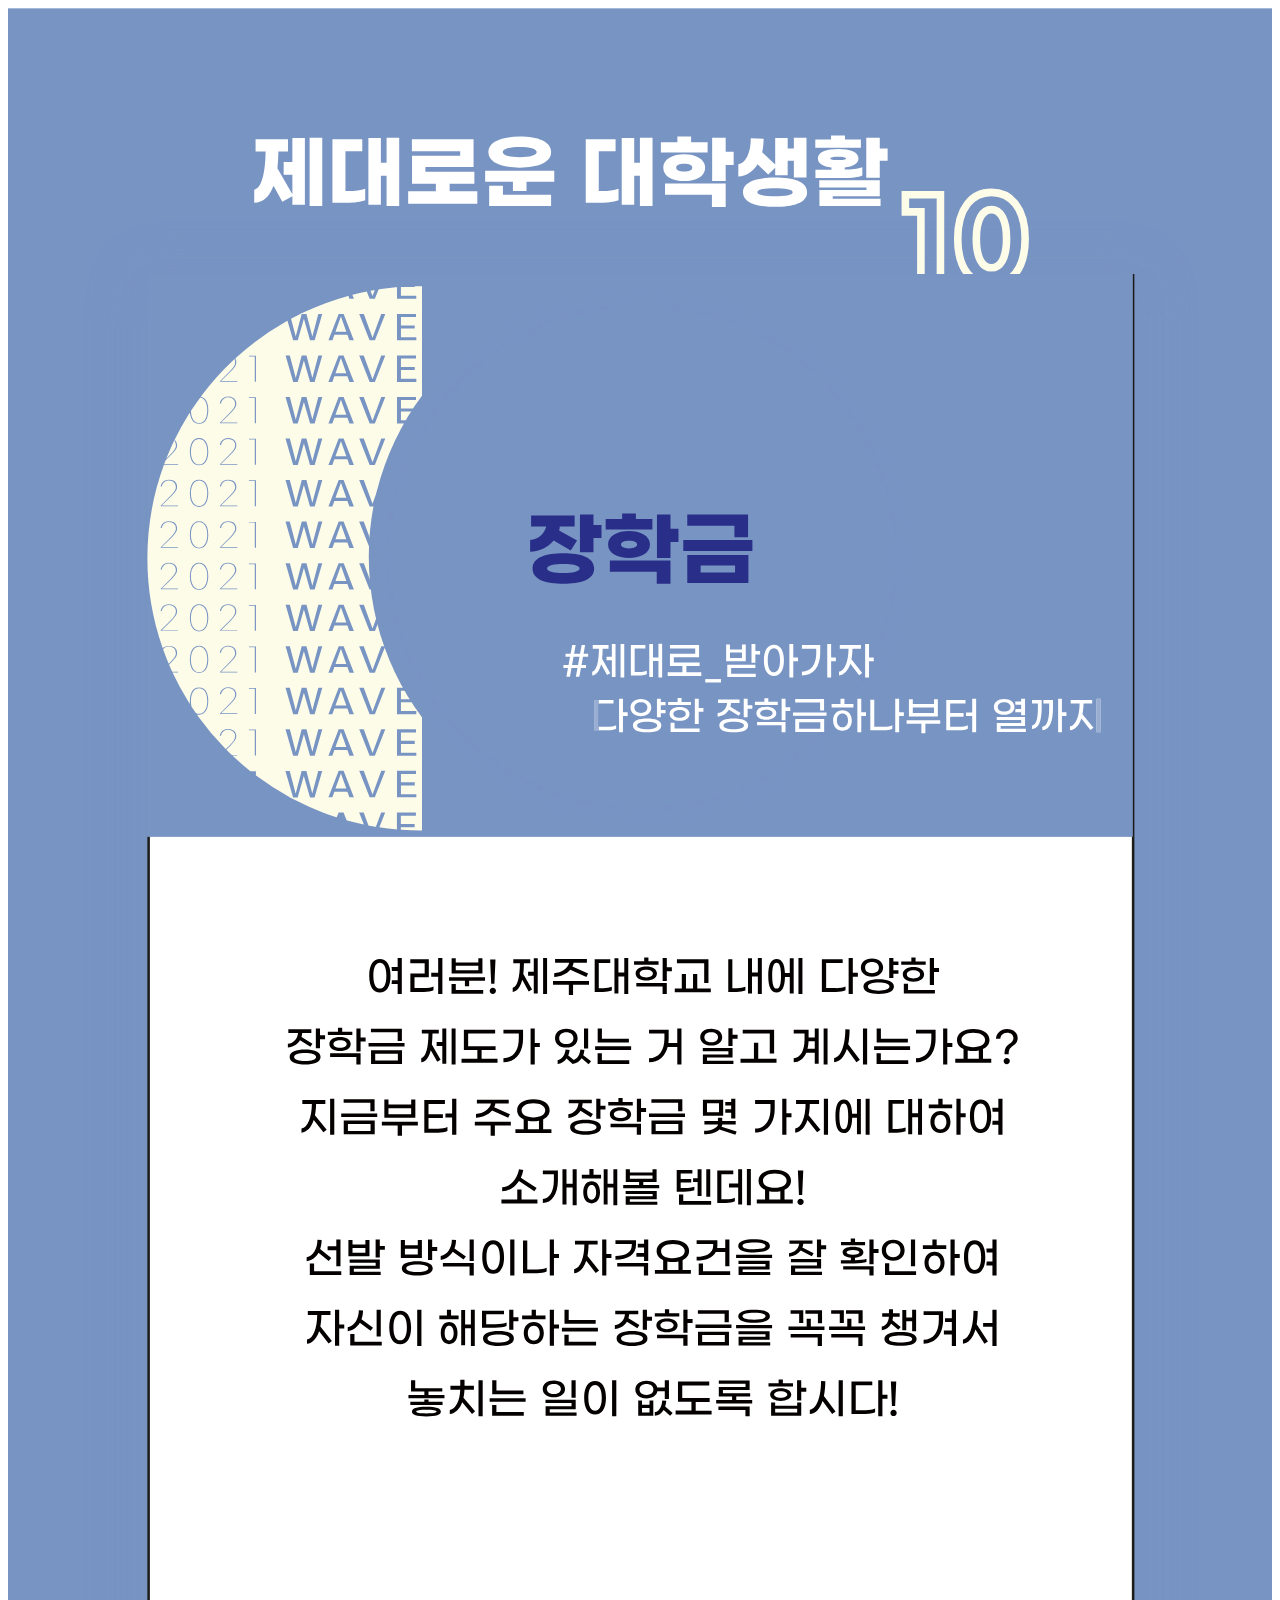
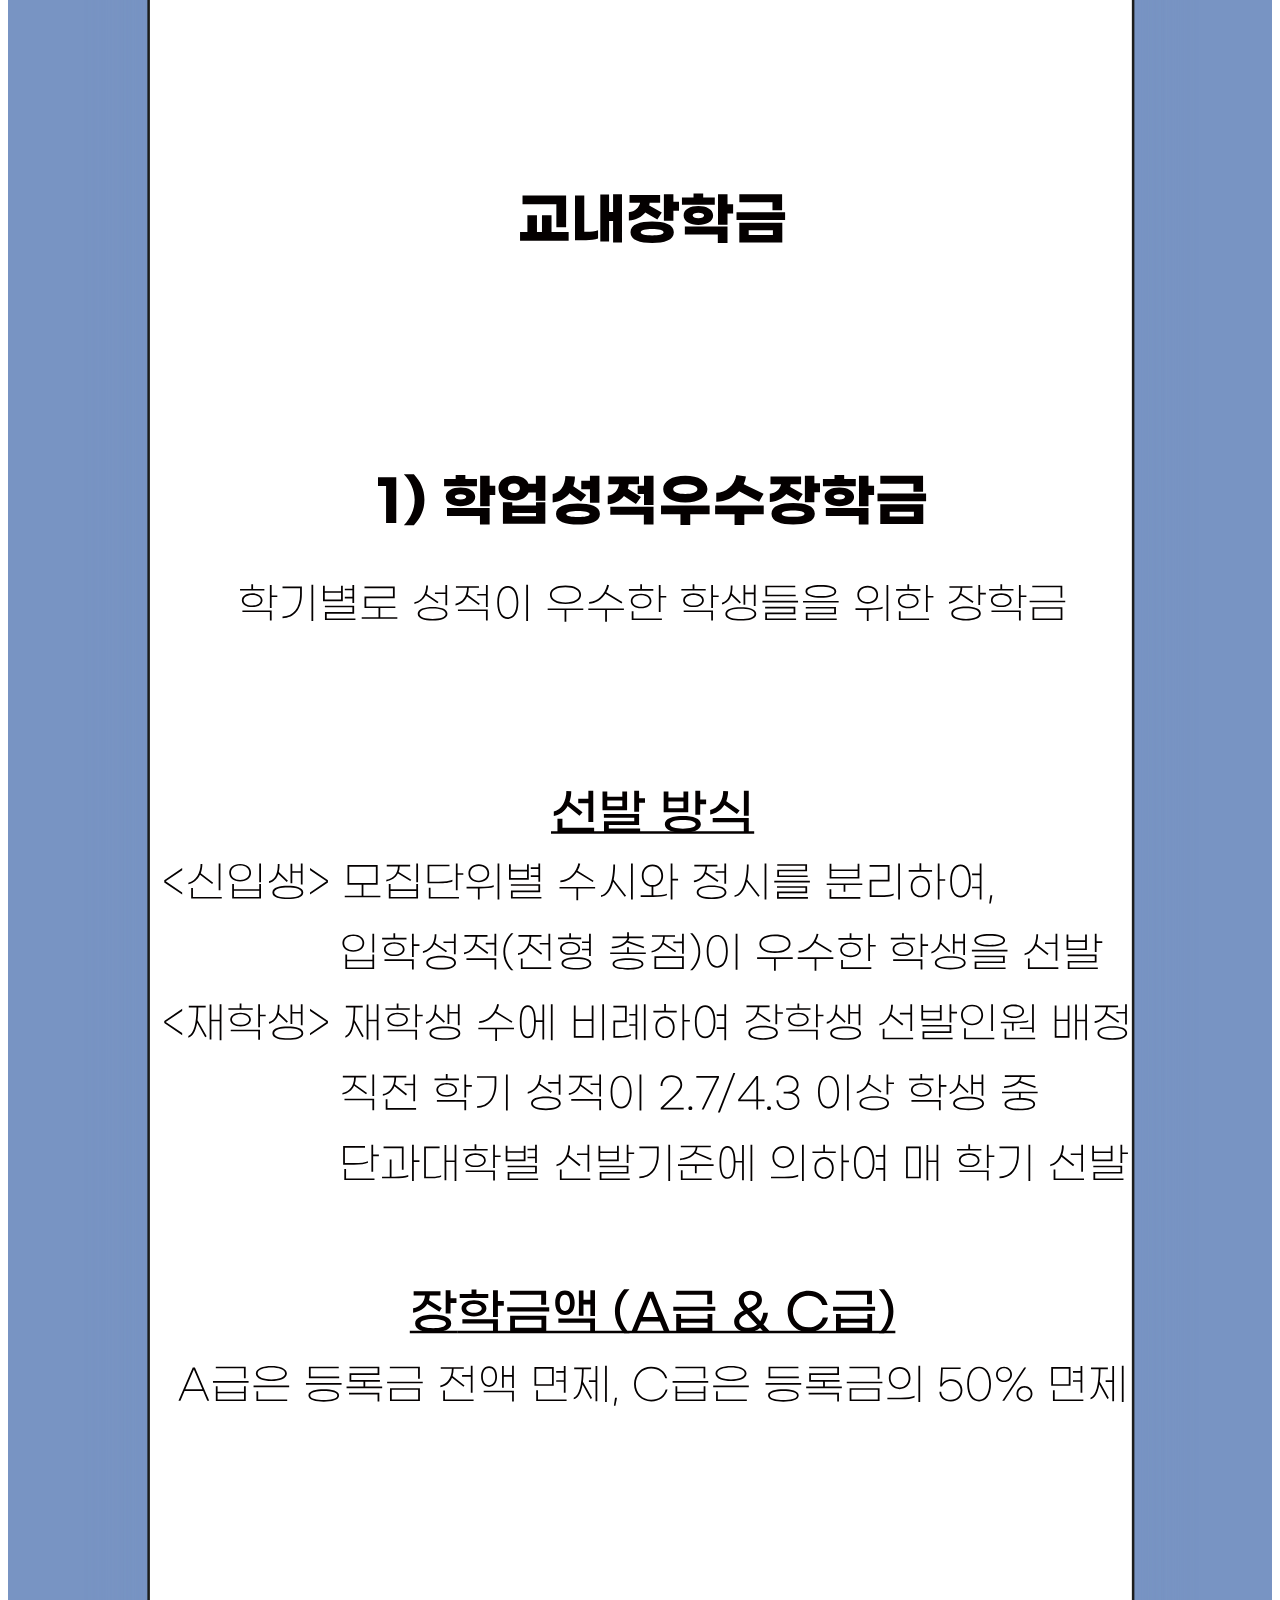
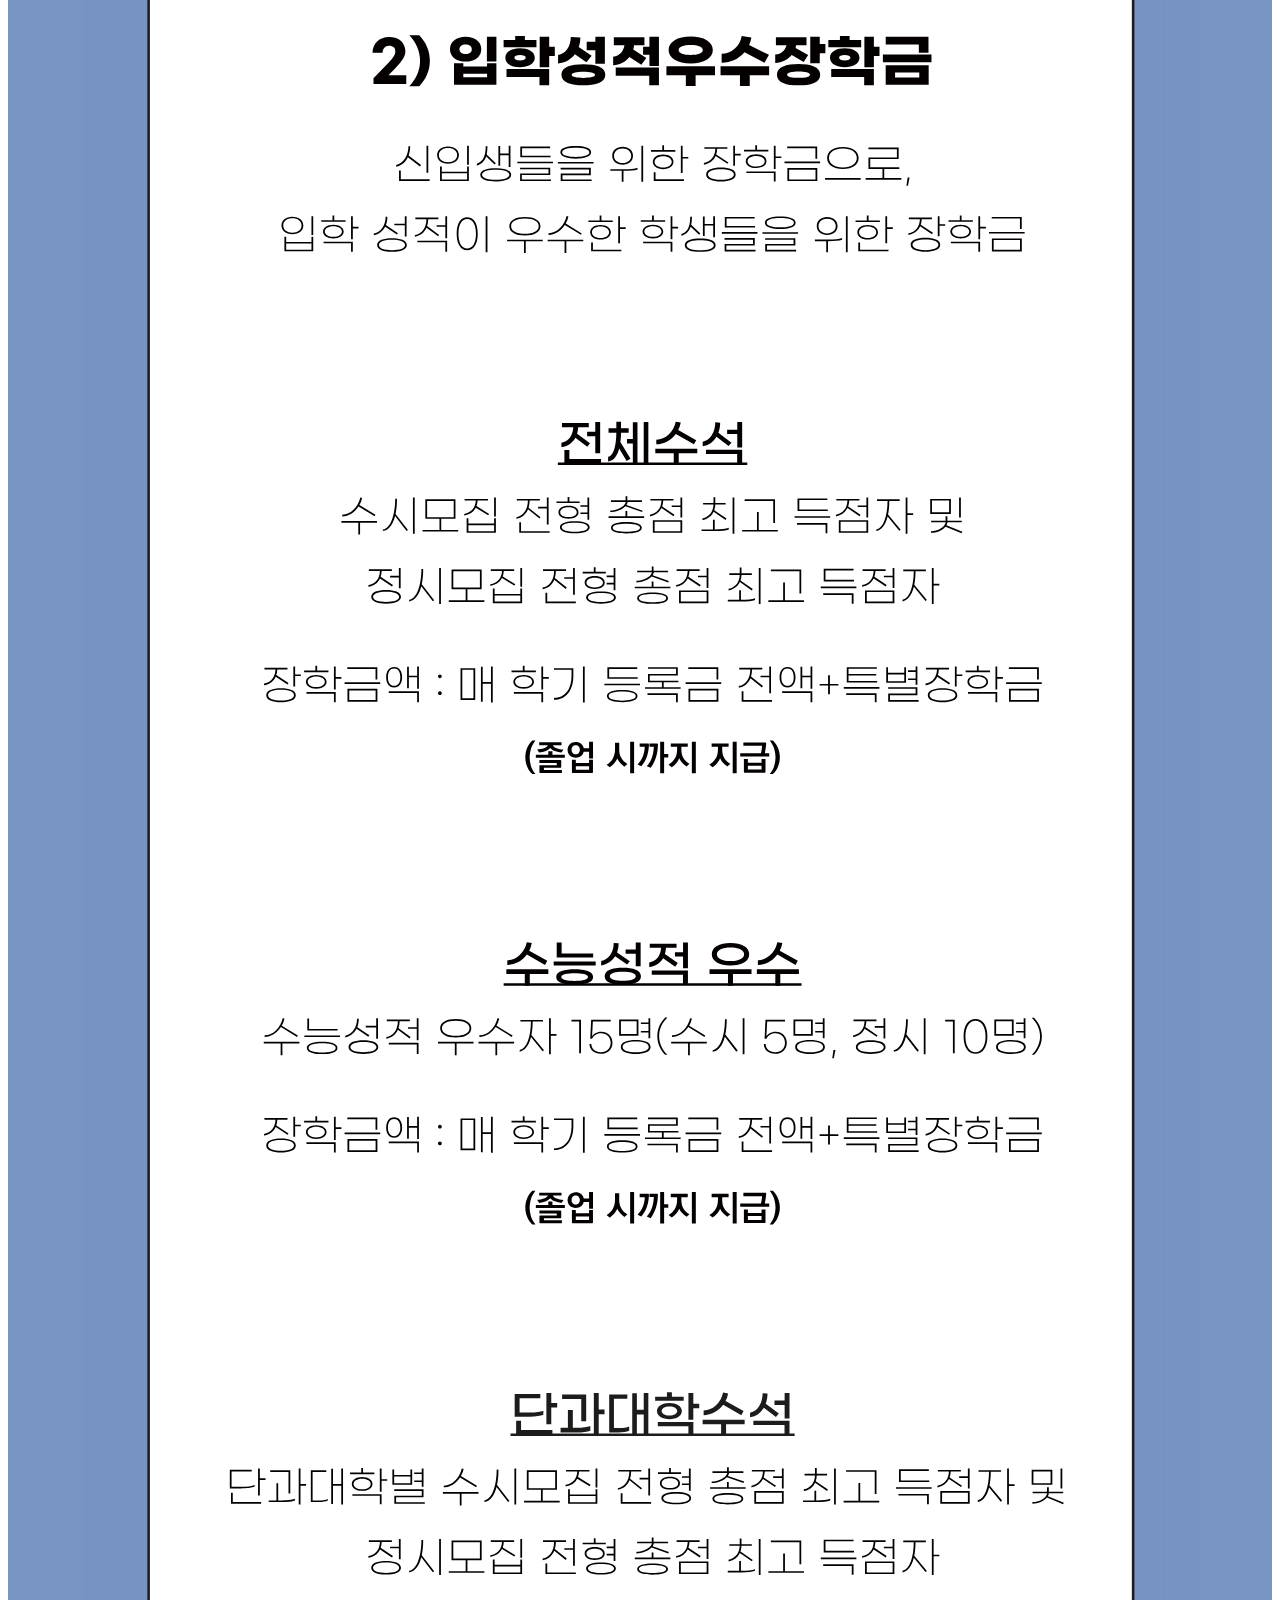
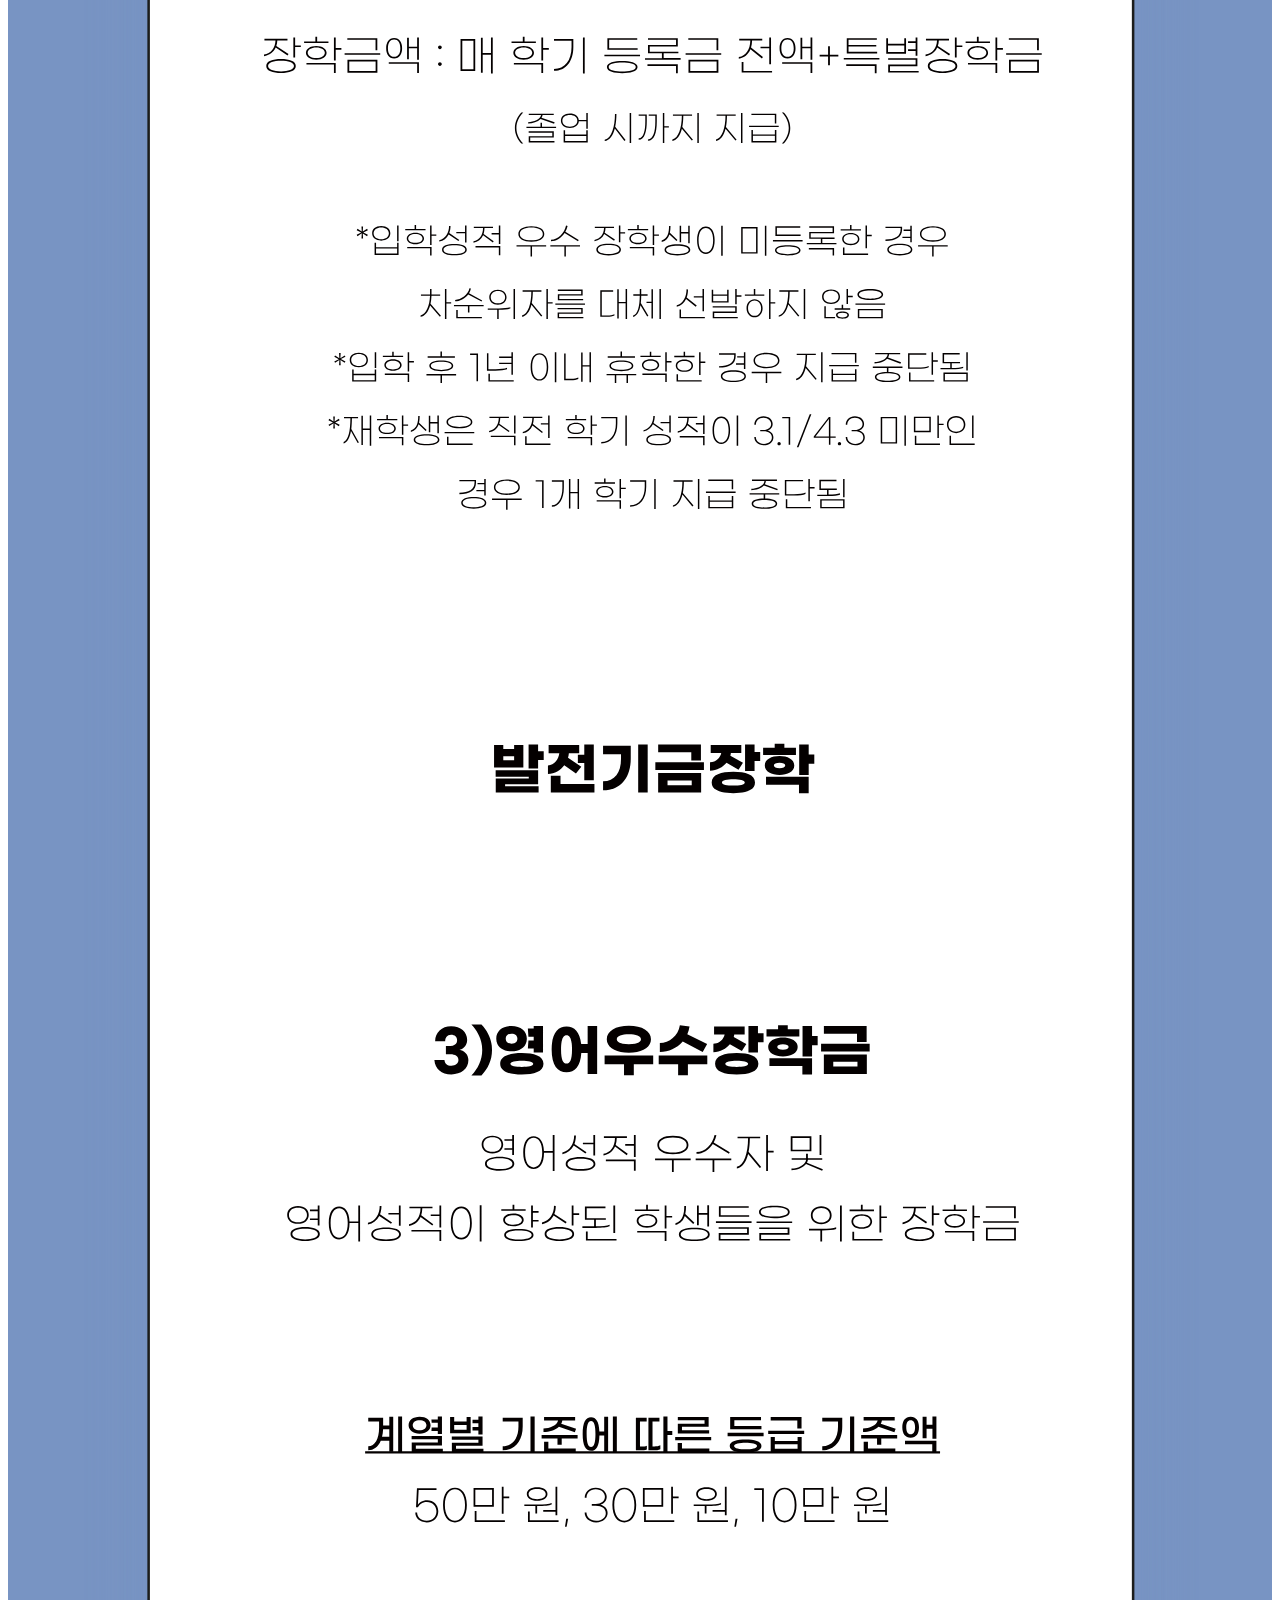
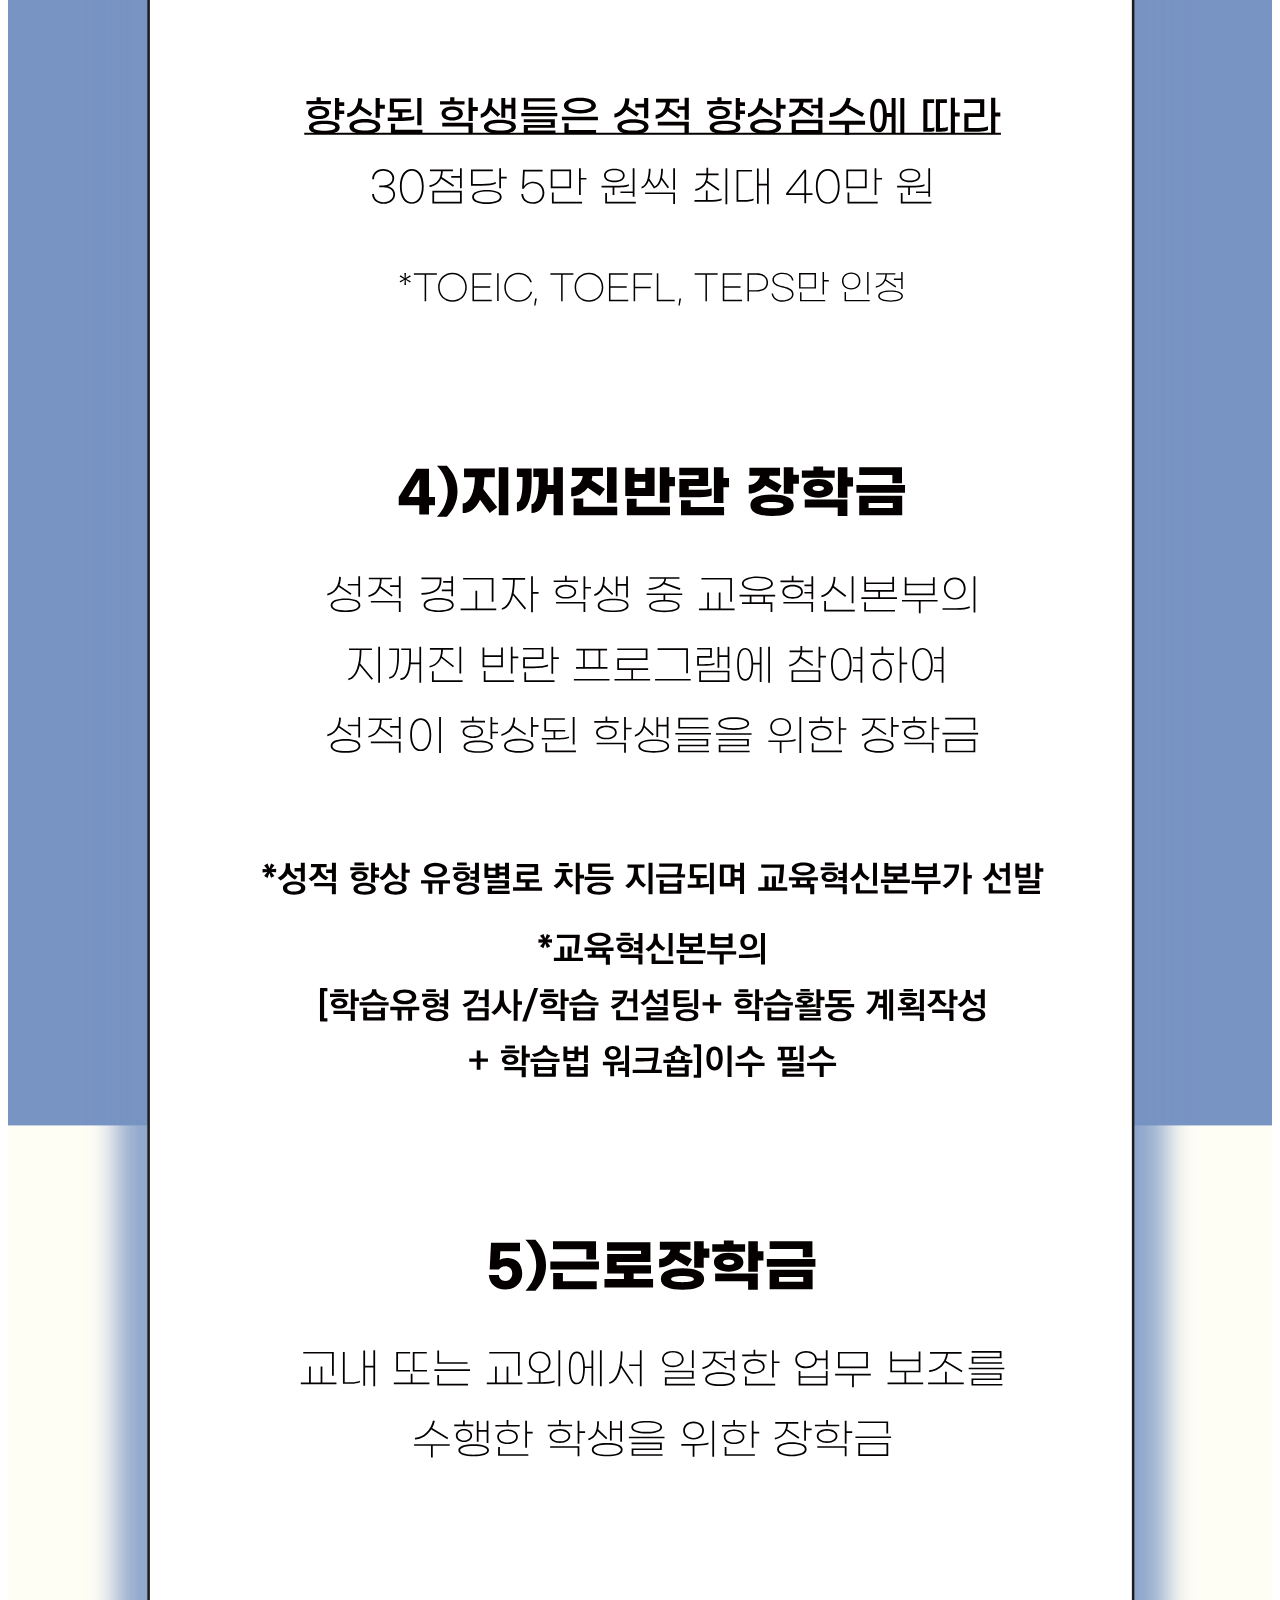
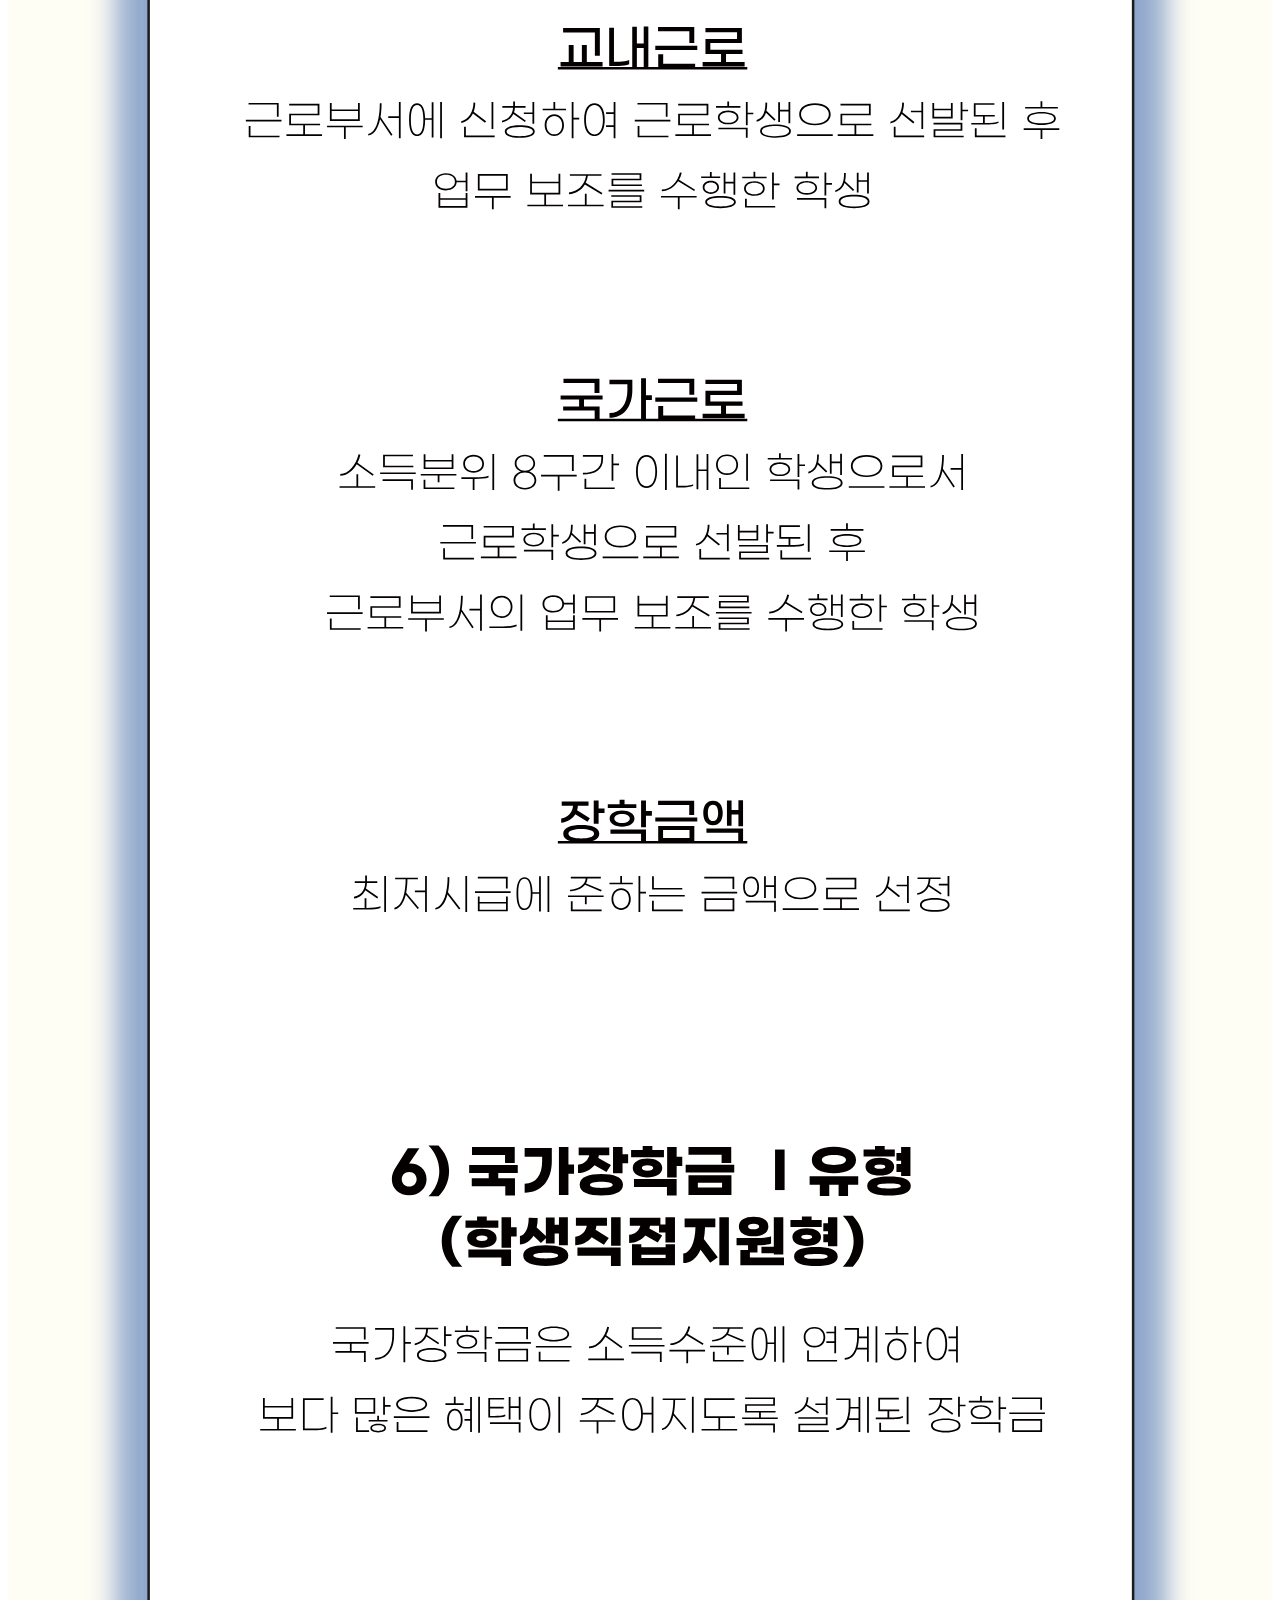
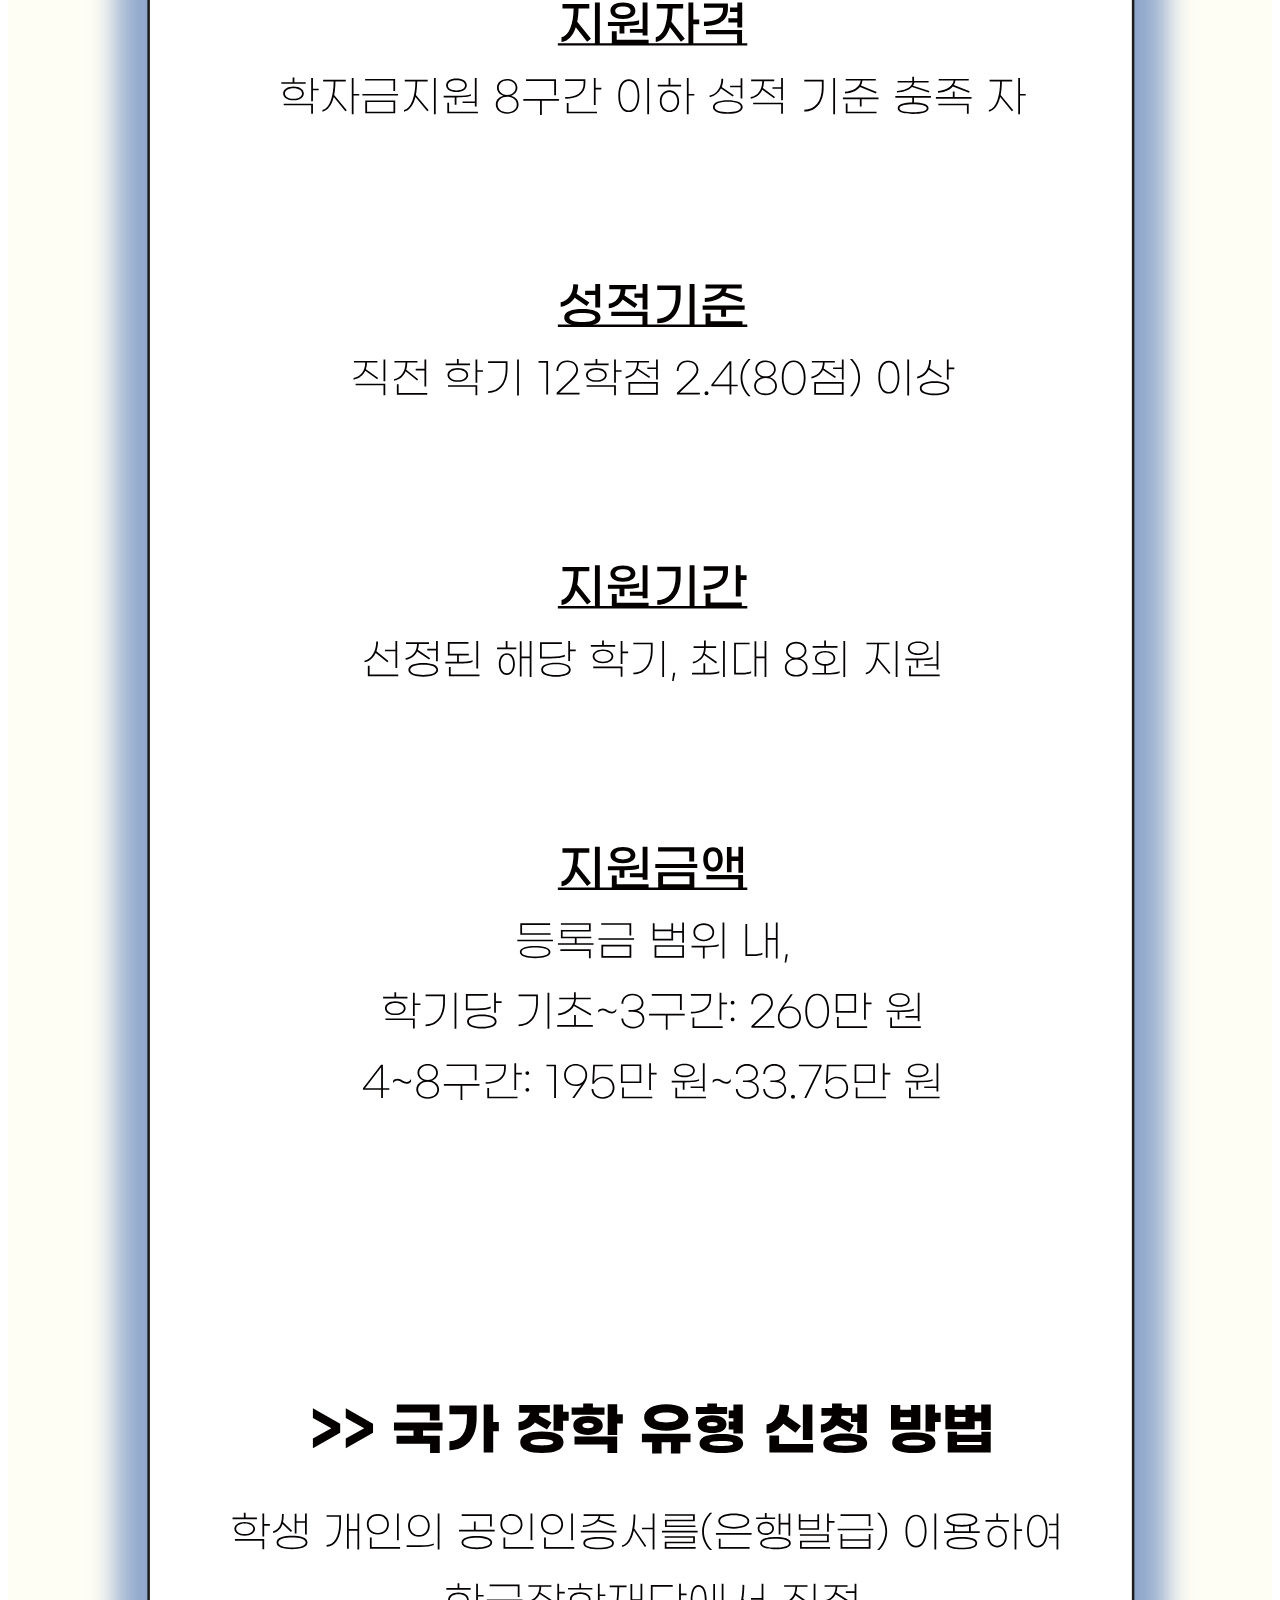
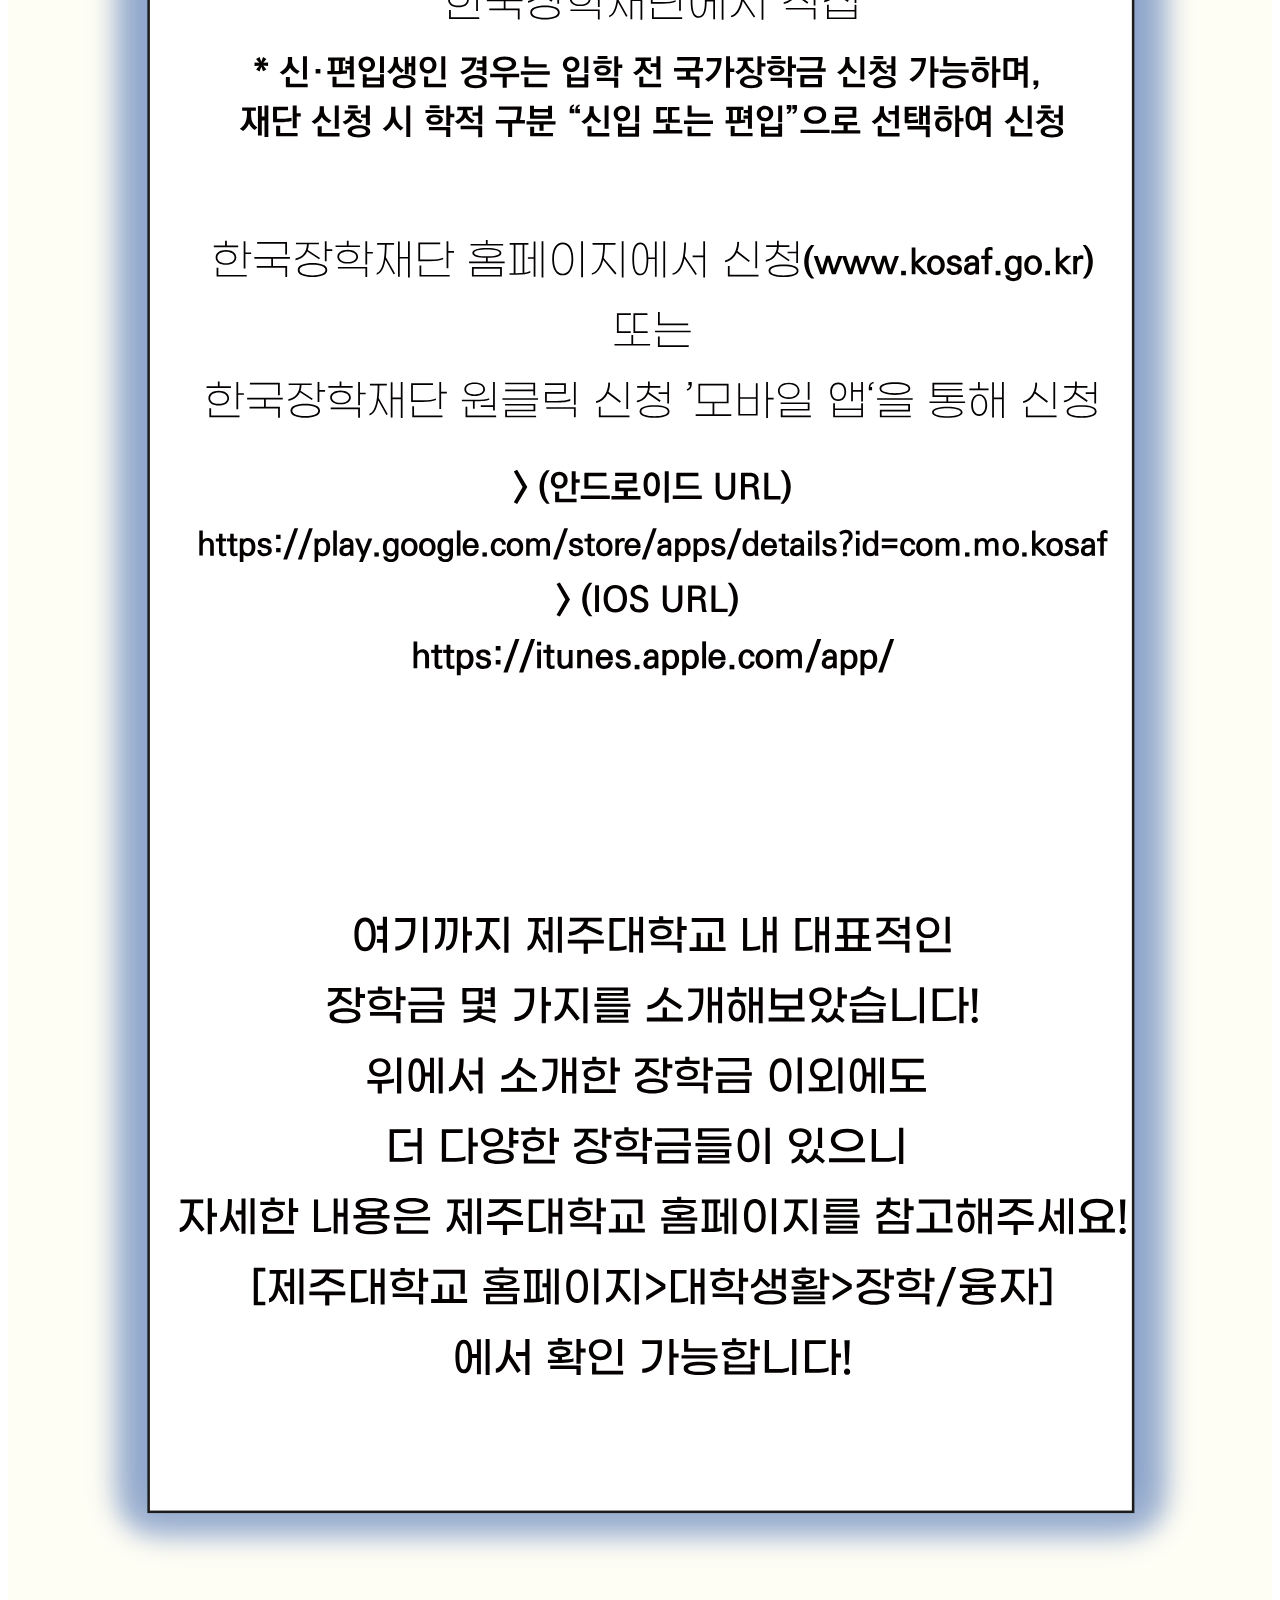
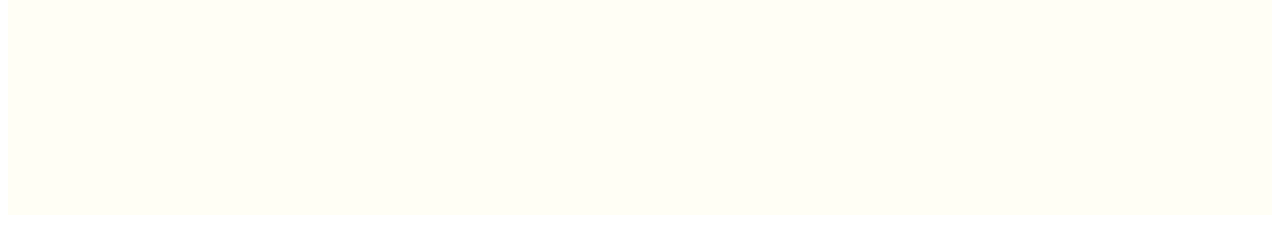
<file: info/10.html>
<!DOCTYPE html>
<html lang="en">
<head>
    <meta charset="UTF-8">
    <meta name="viewport" content="width=device-width, initial-scale=1.0">
    <link href="./infoCss.css" rel="stylesheet" media="screen">
    <title>Document</title>
</head>
<body>
    <img src="./infoImg/10. janghakgeum.svg" alt="">
</body>
</html>
</file>
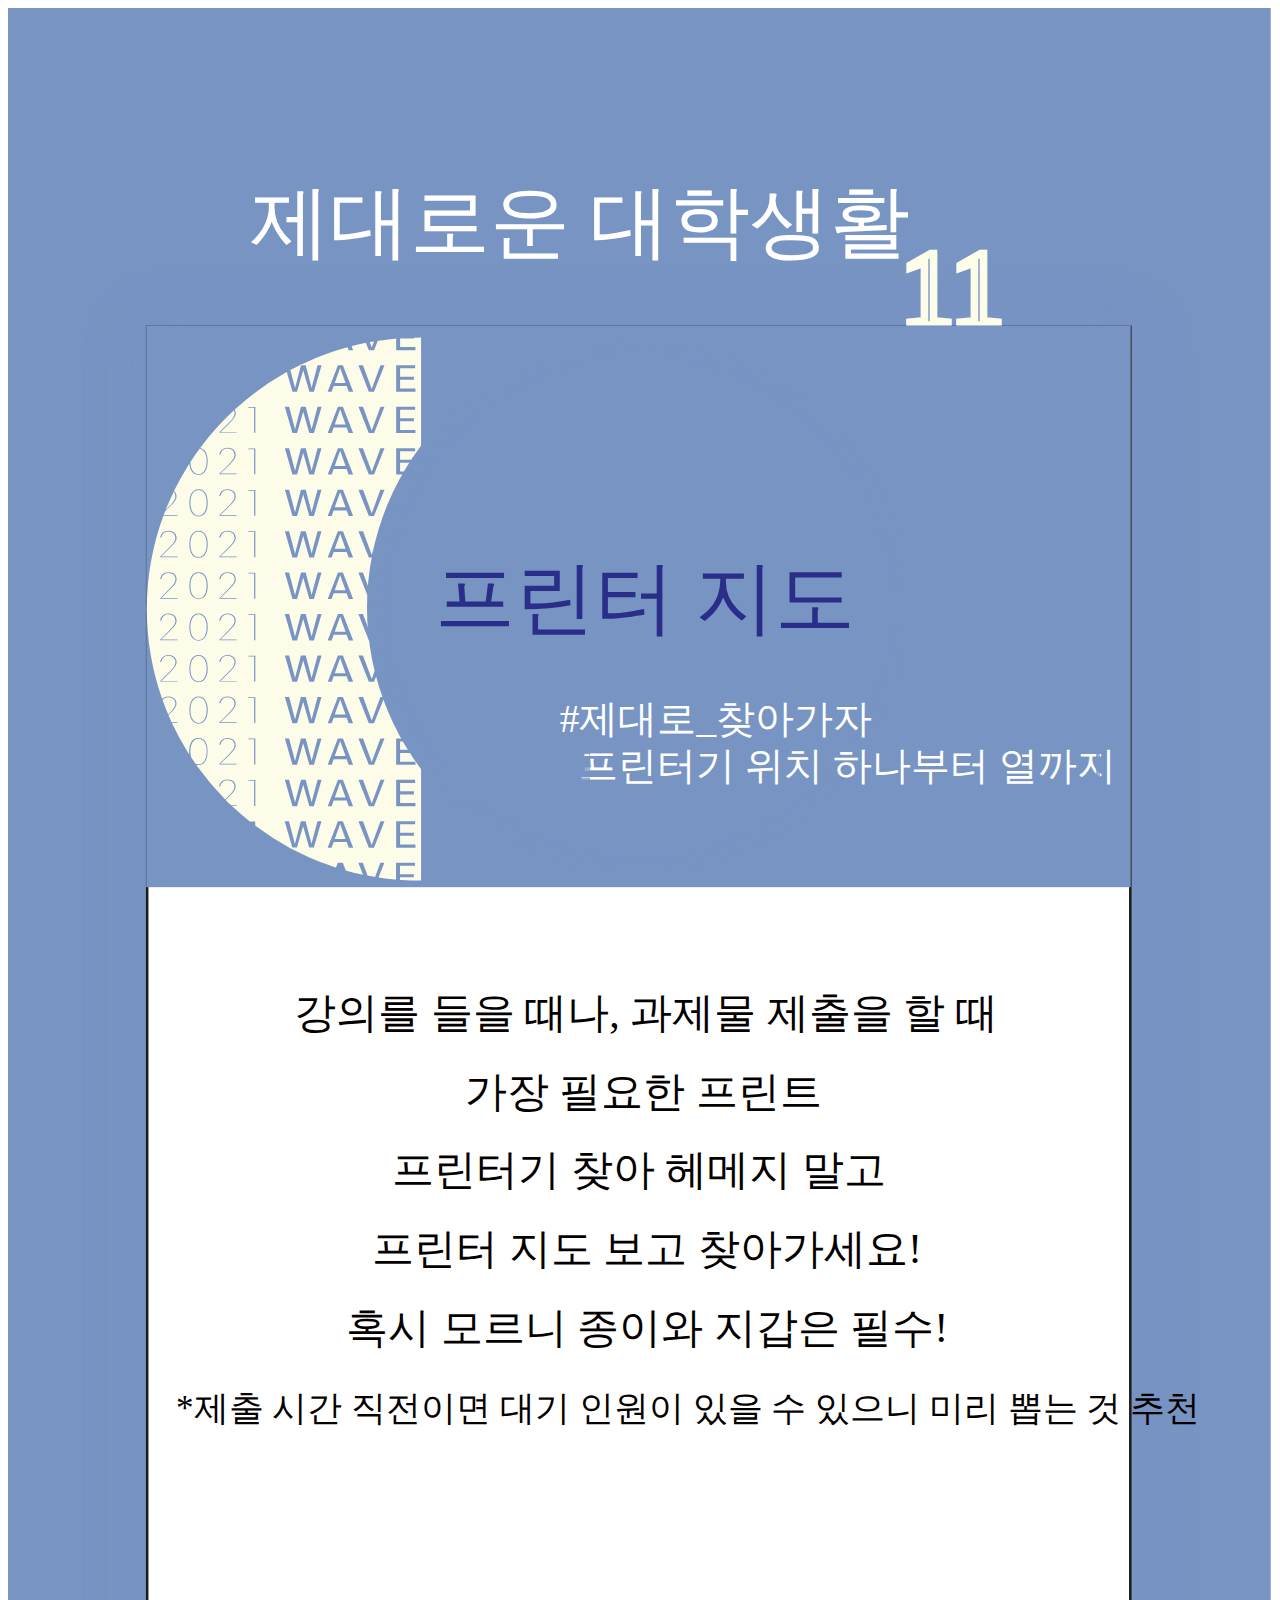
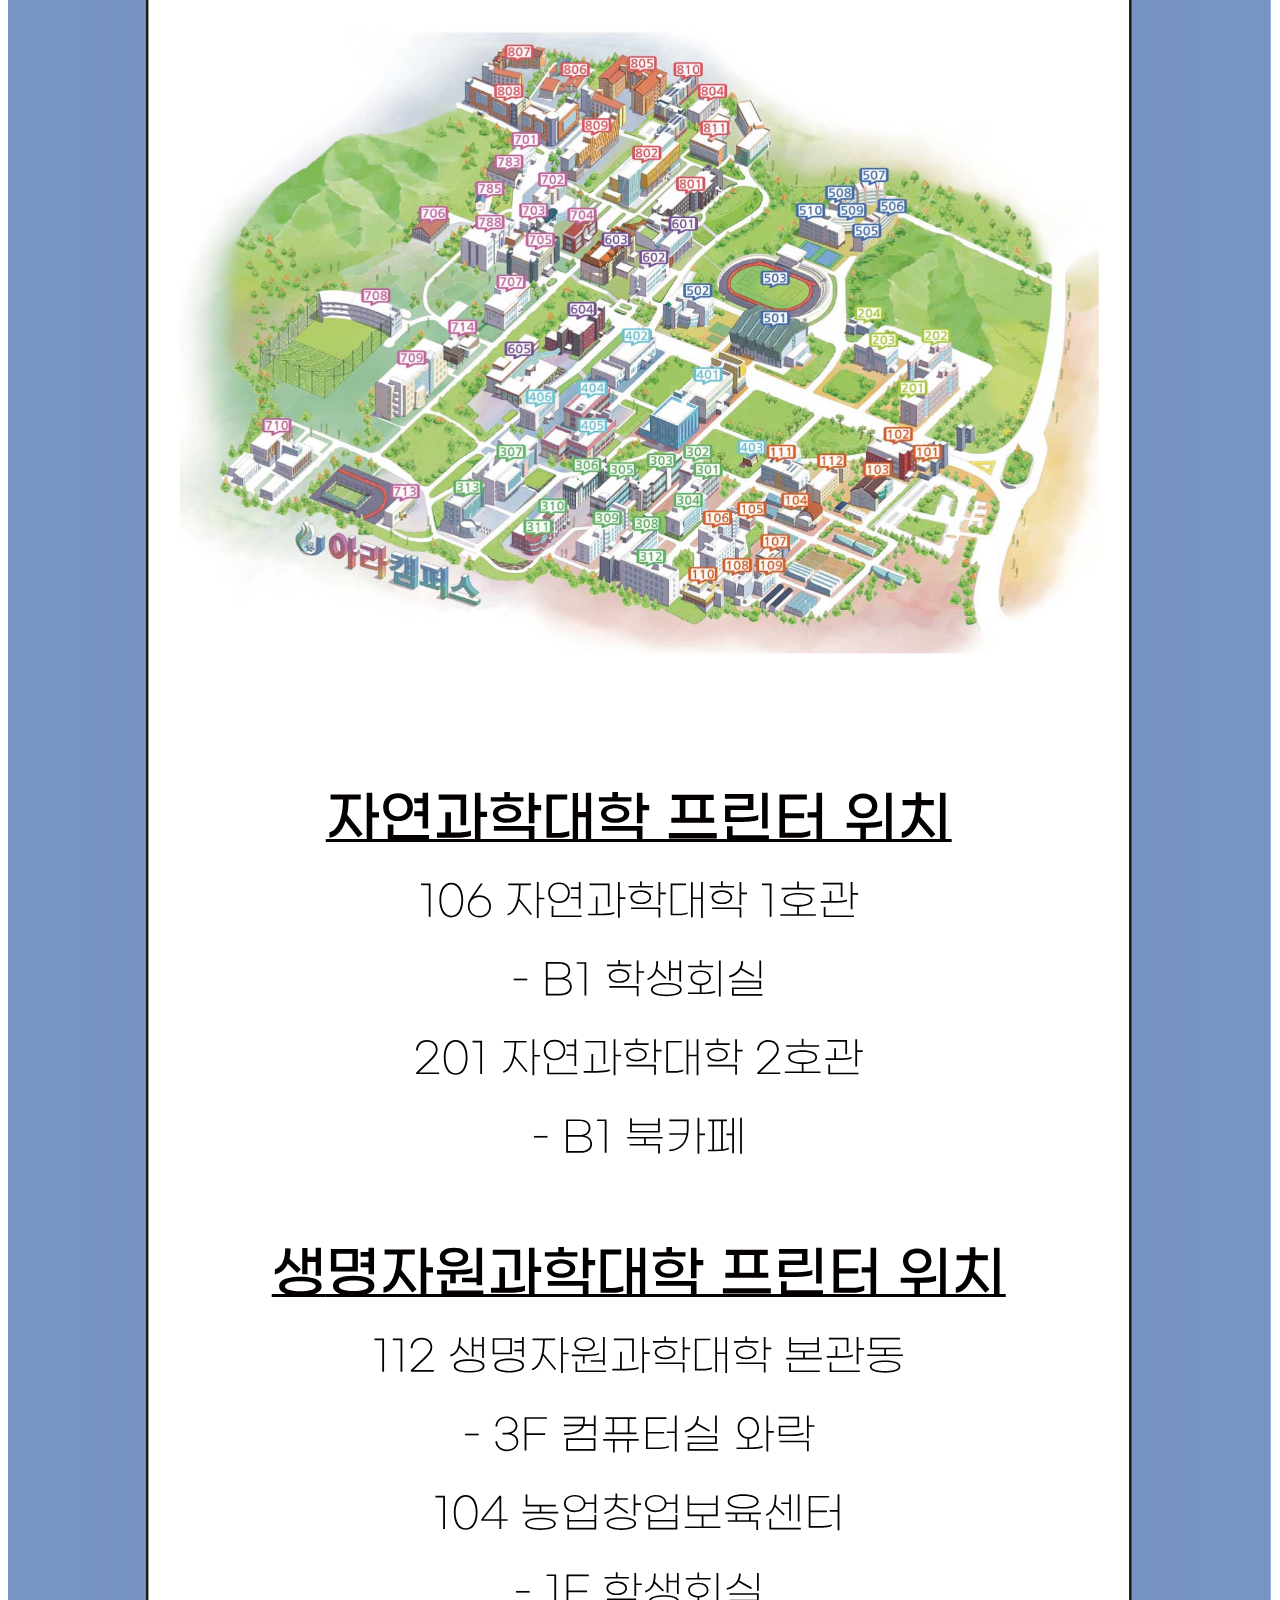
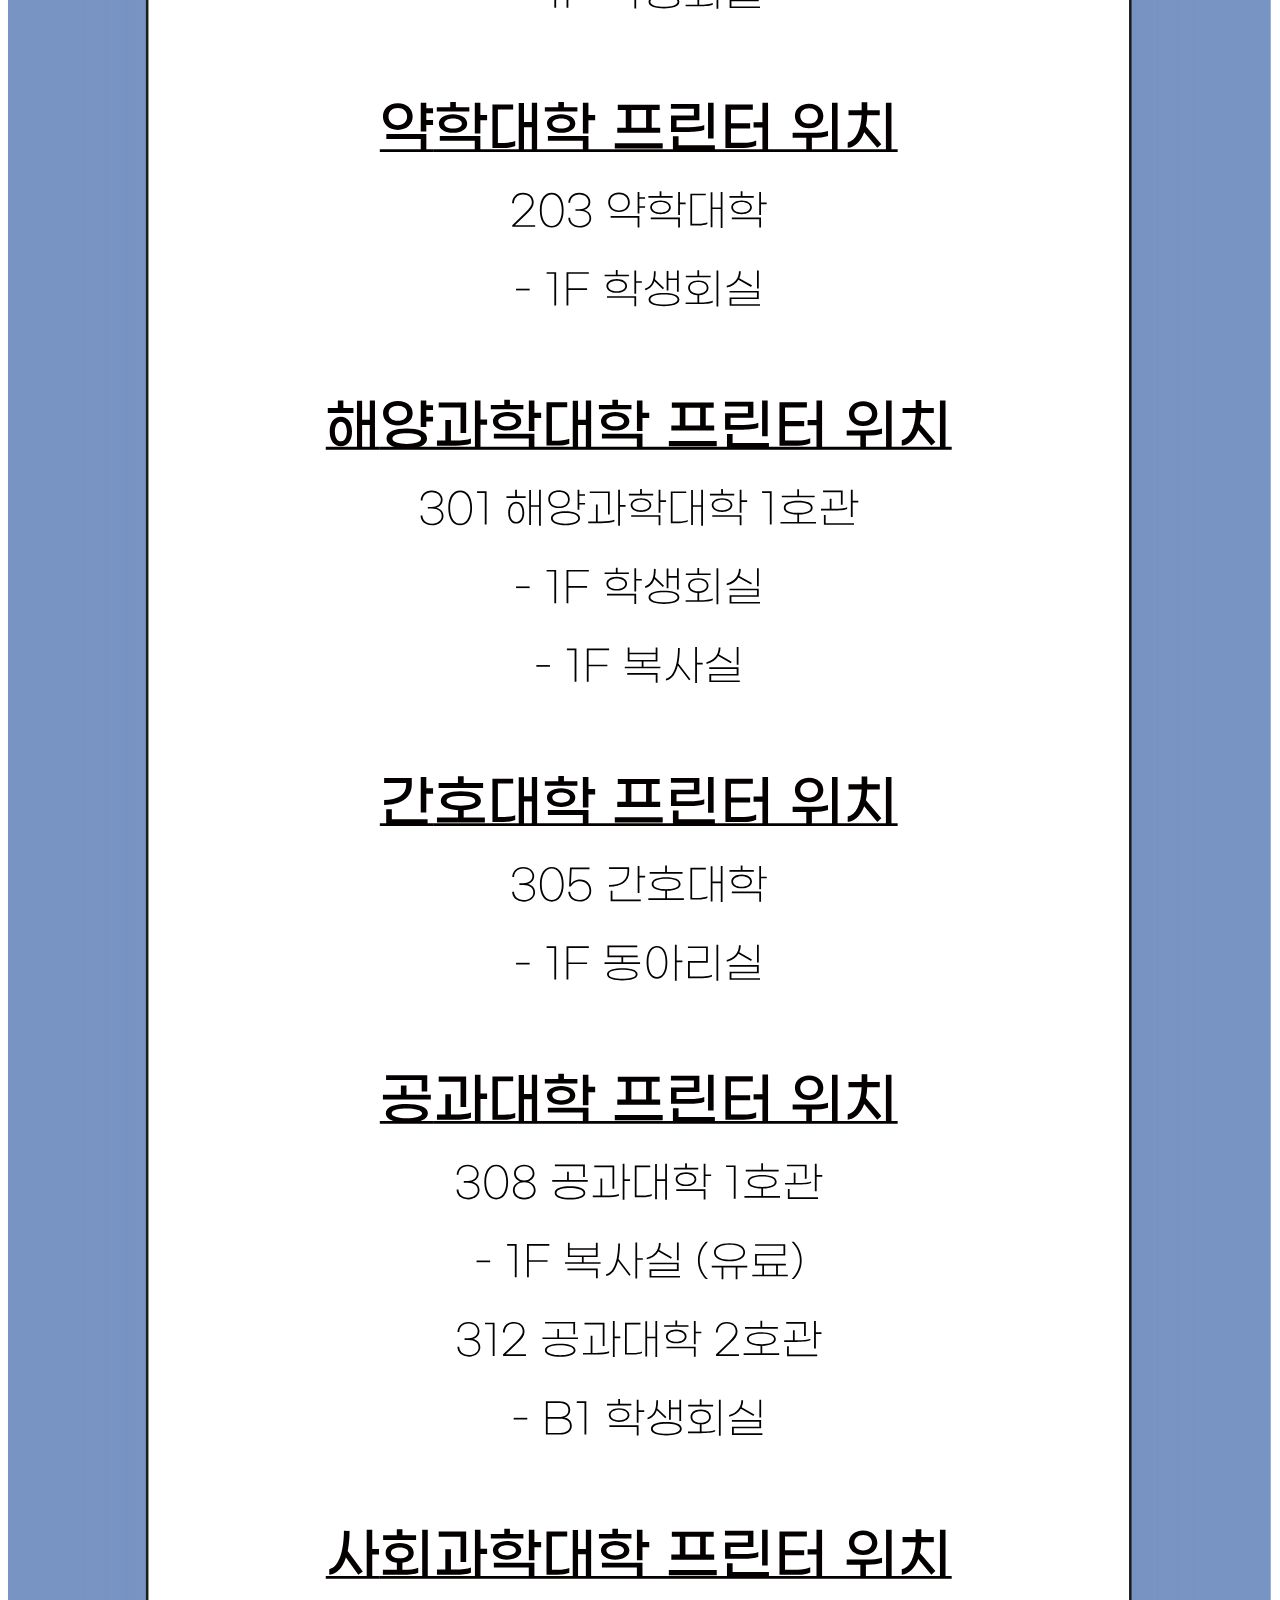
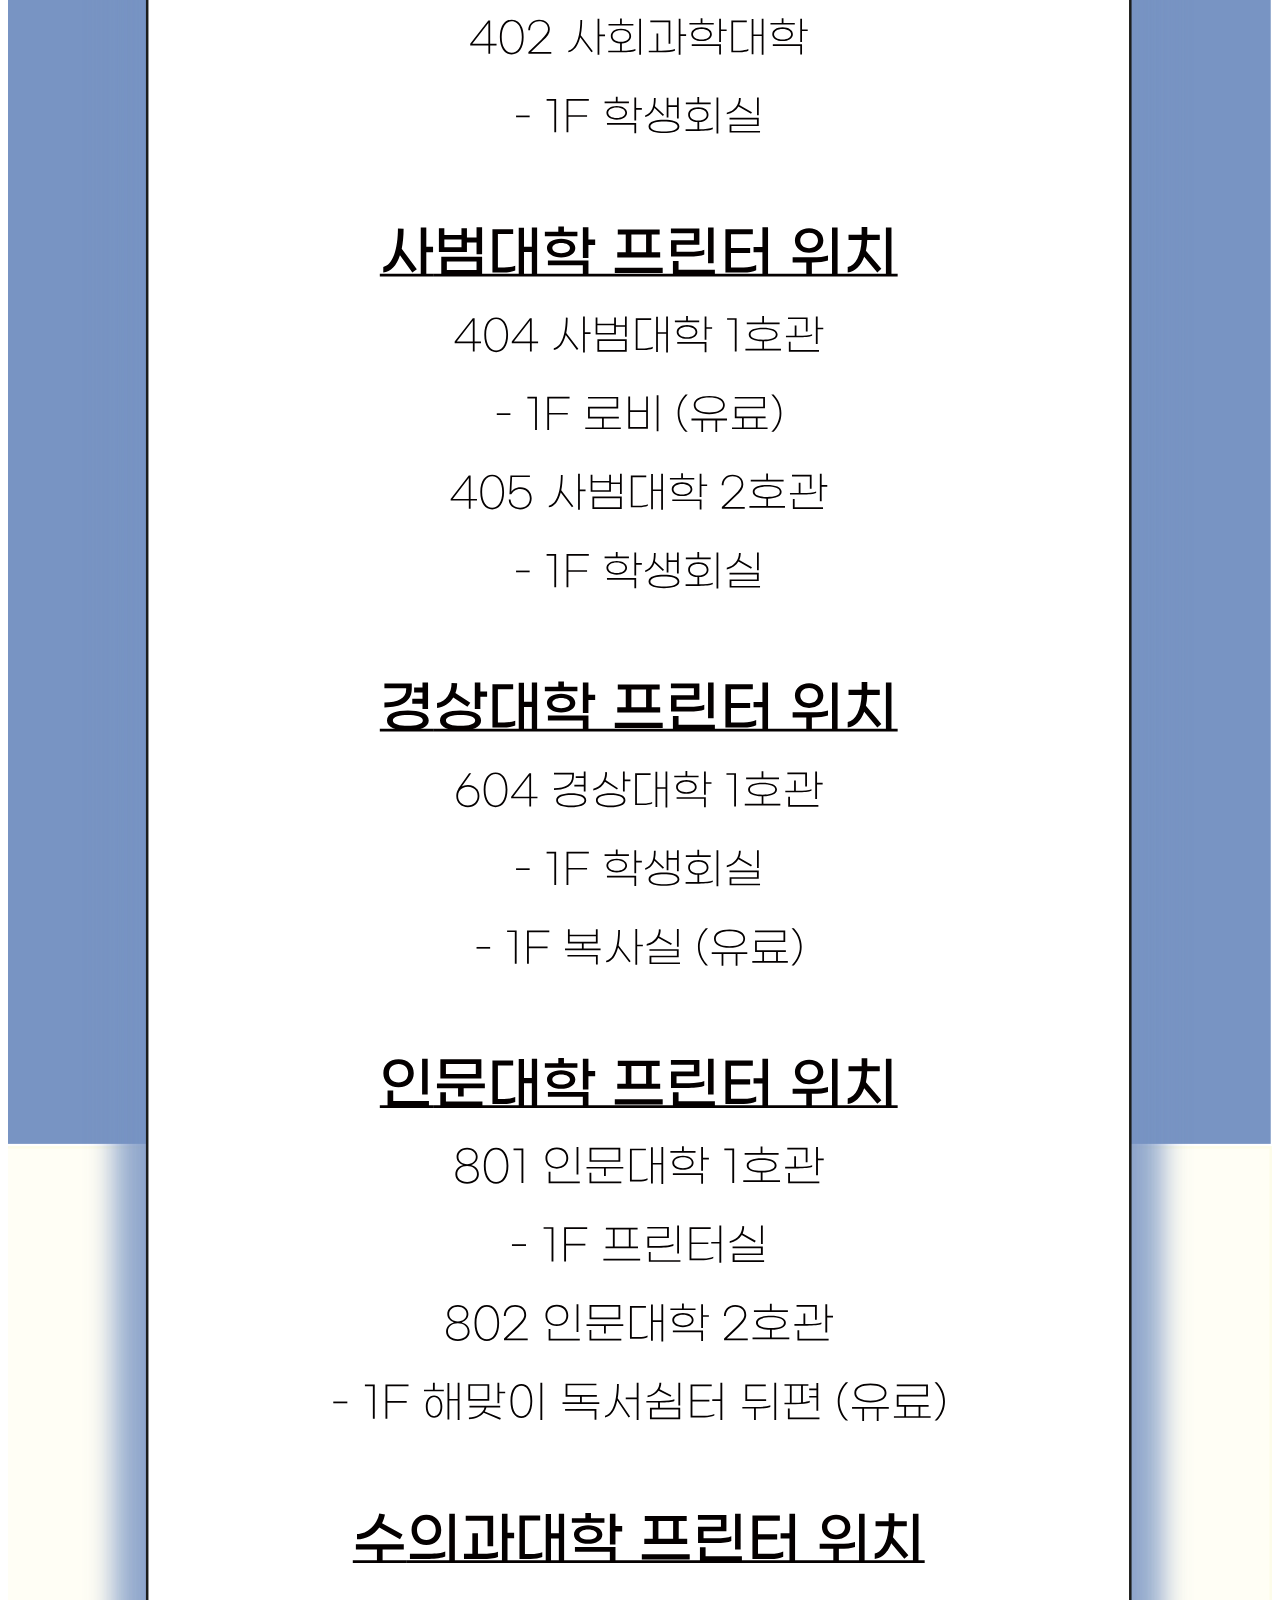
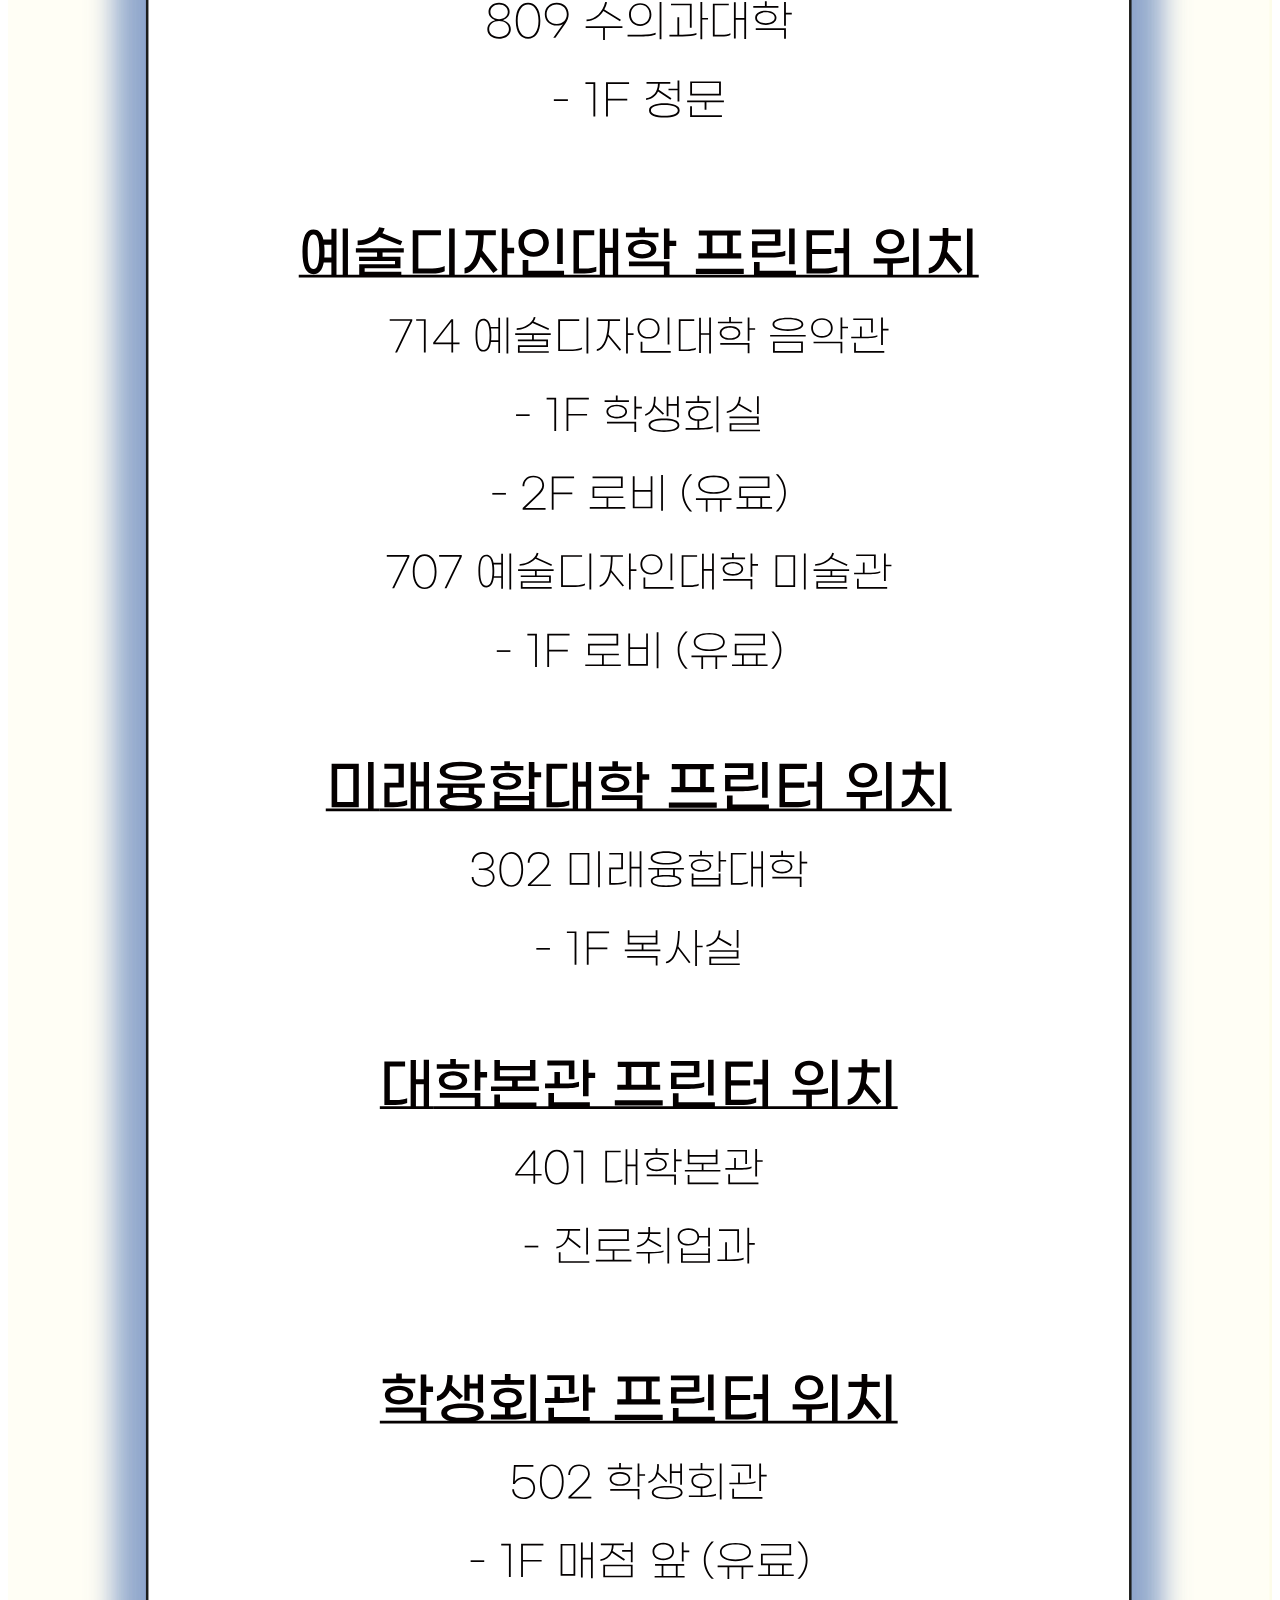
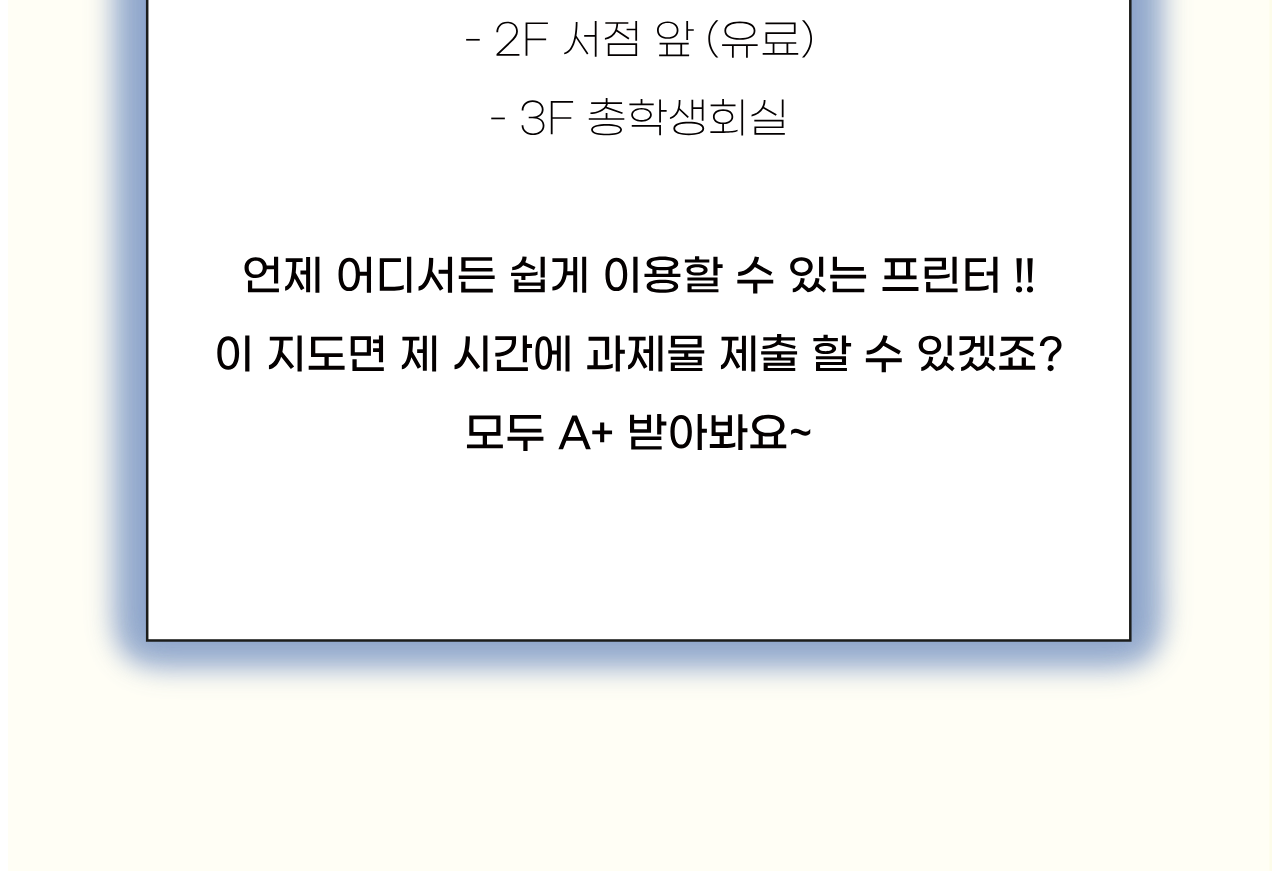
<file: info/11.html>
<!DOCTYPE html>
<html lang="en">
<head>
    <meta charset="UTF-8">
    <meta name="viewport" content="width=device-width, initial-scale=1.0">
    <link href="./infoCss.css" rel="stylesheet" media="screen">
    <title>Document</title>
</head>
<body>
    <img src="./infoImg/11. printer.svg" alt="">
</body>
</html>
</file>
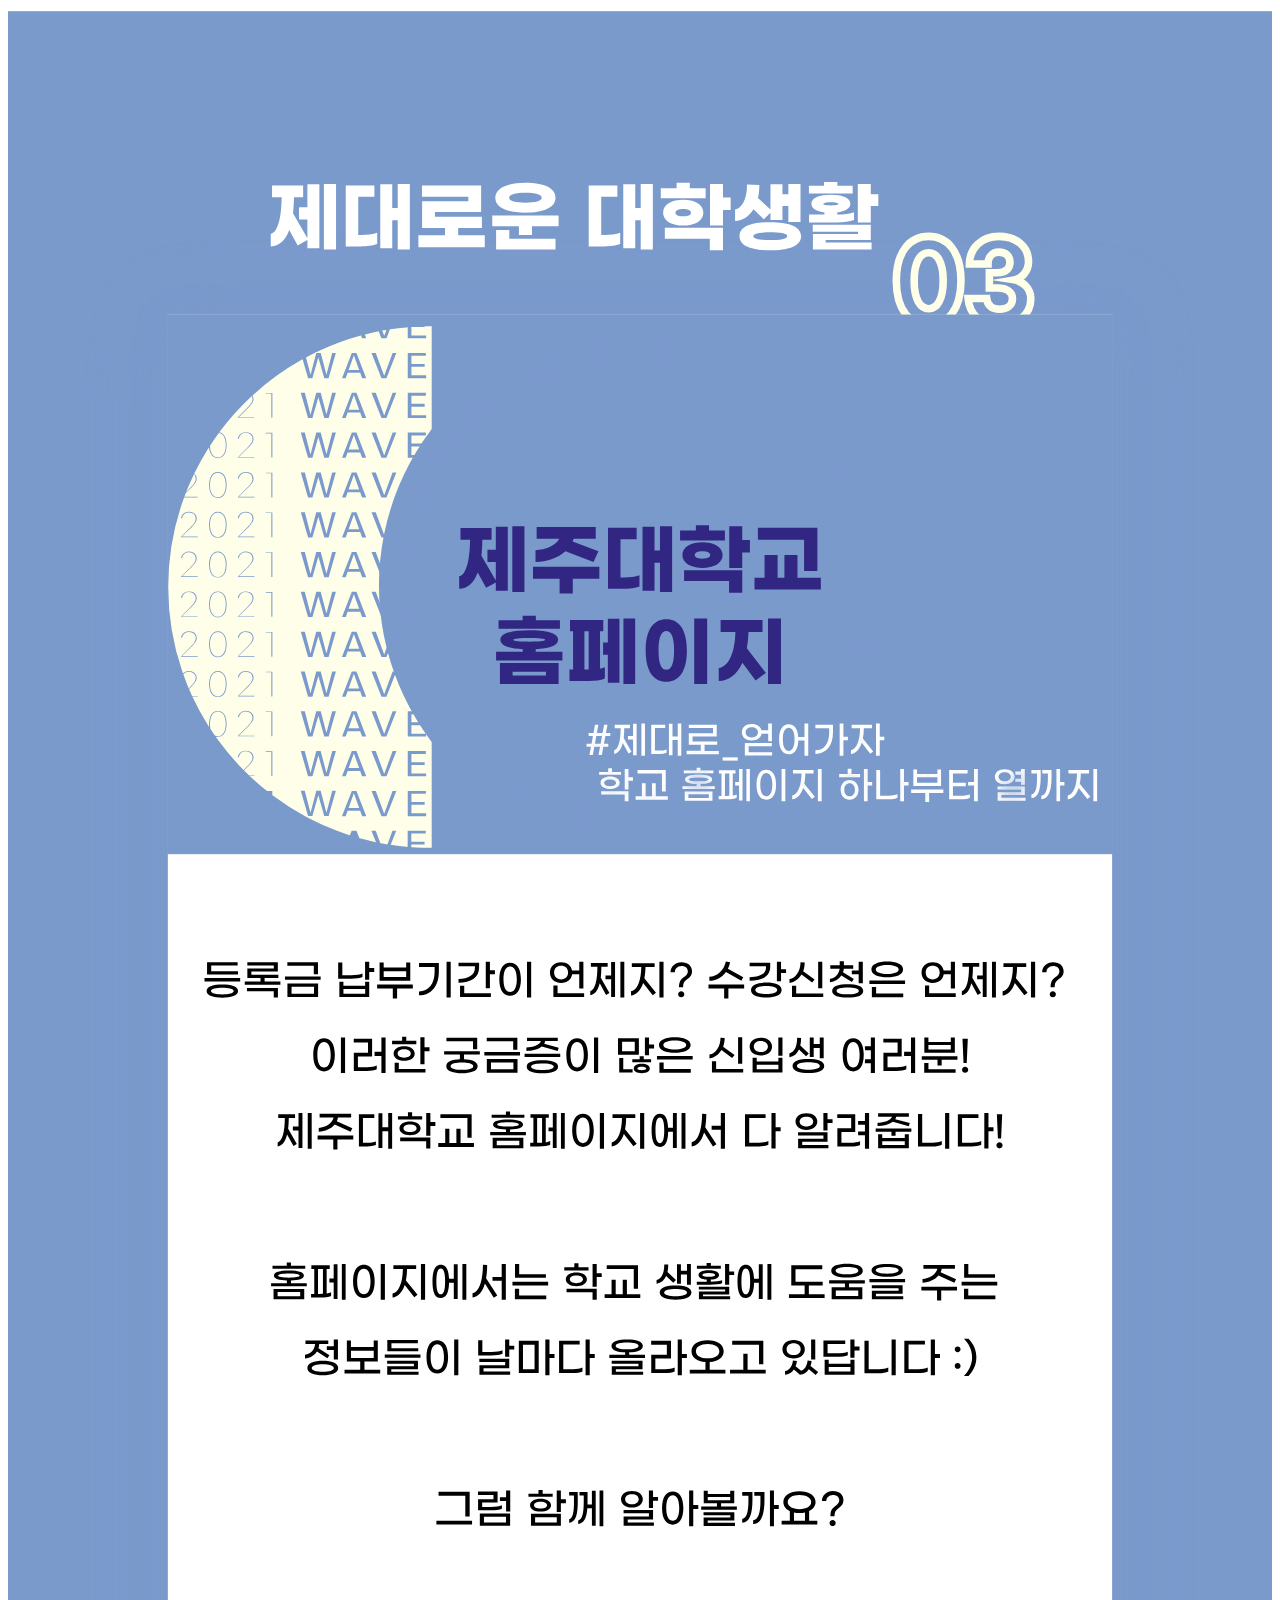
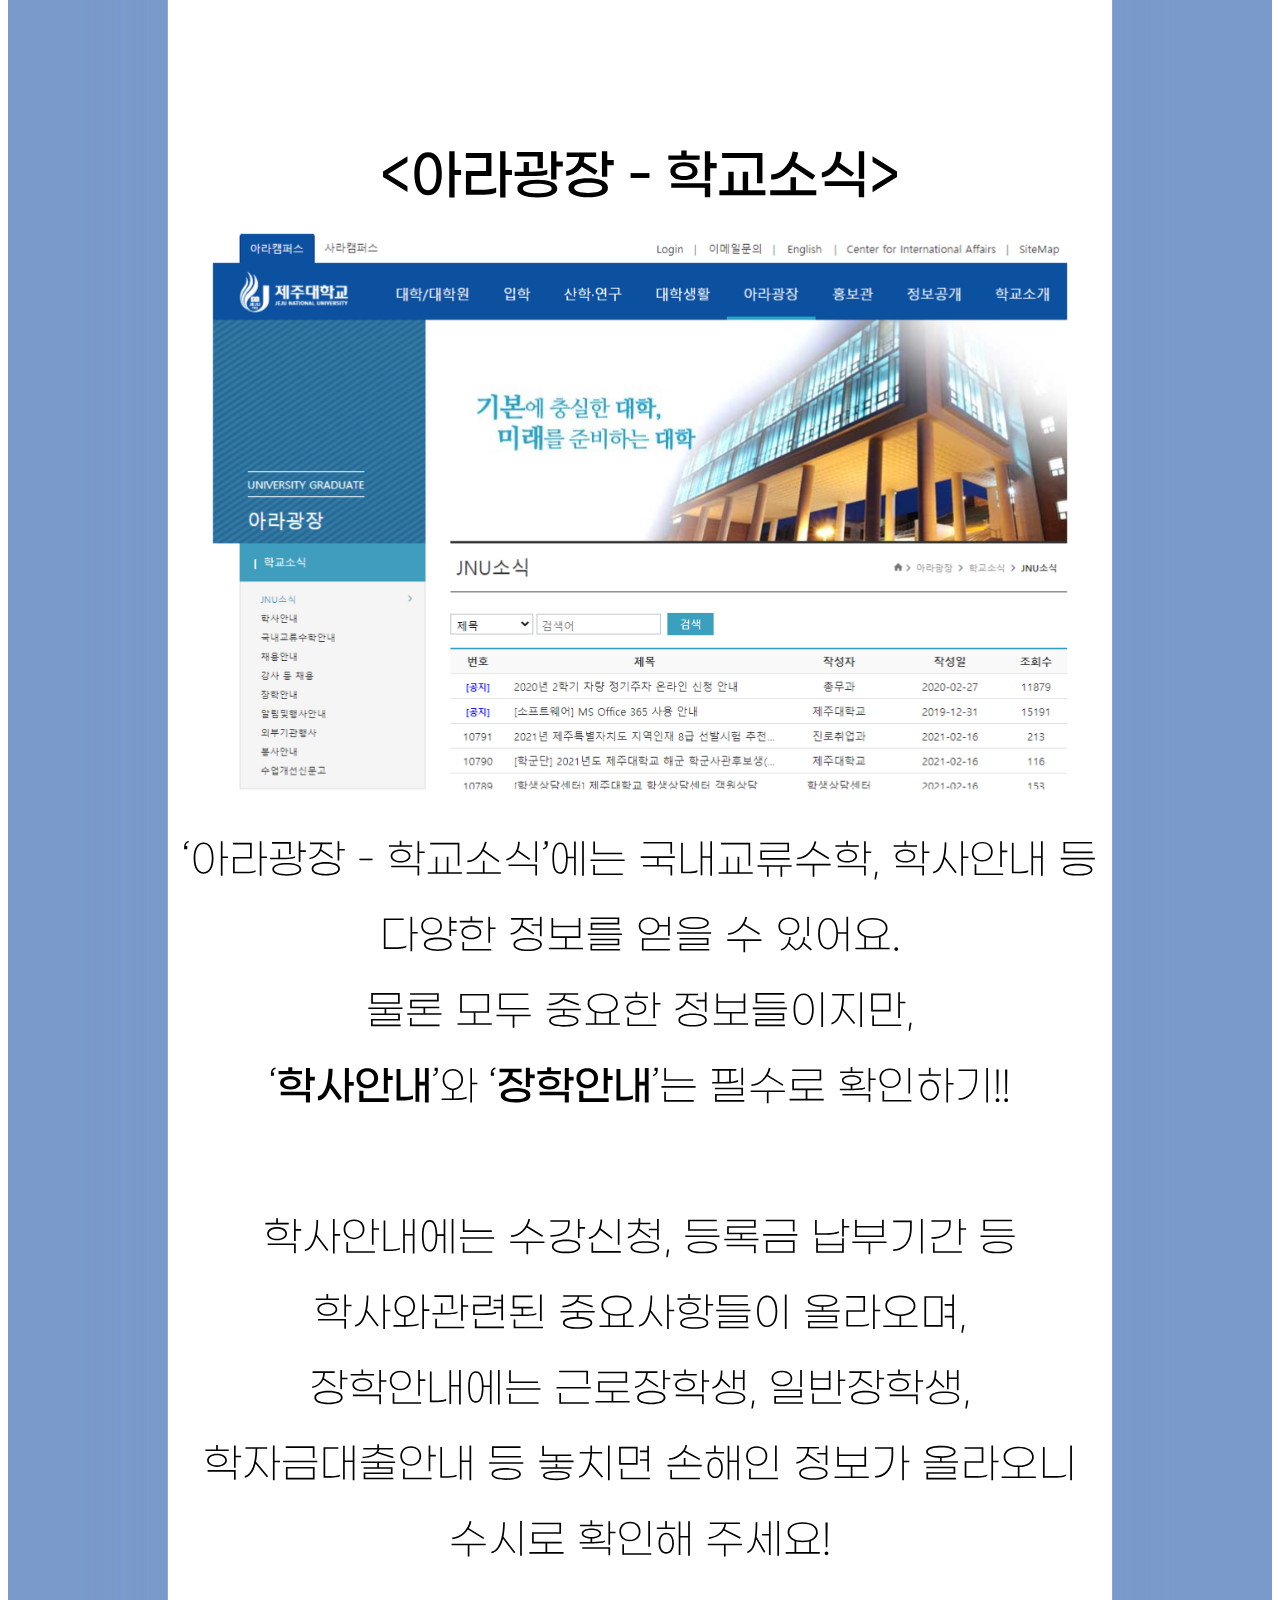
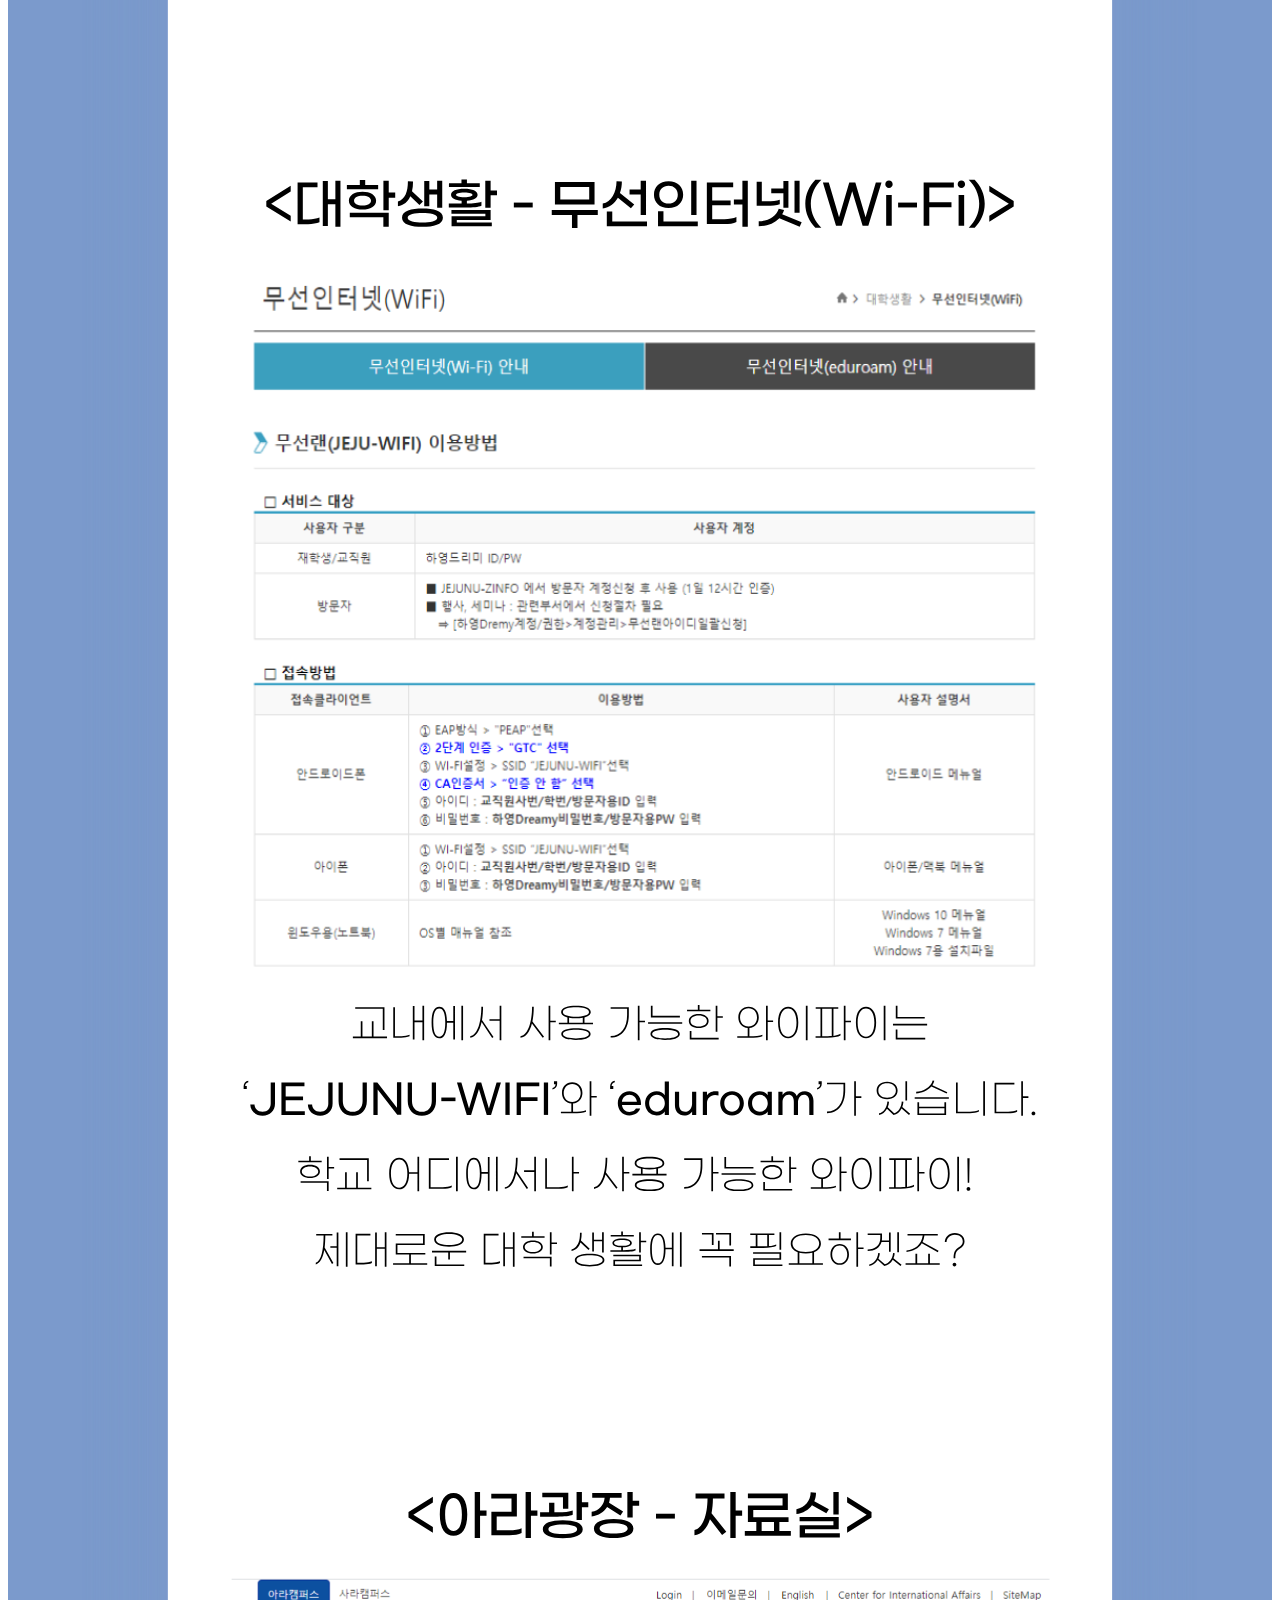
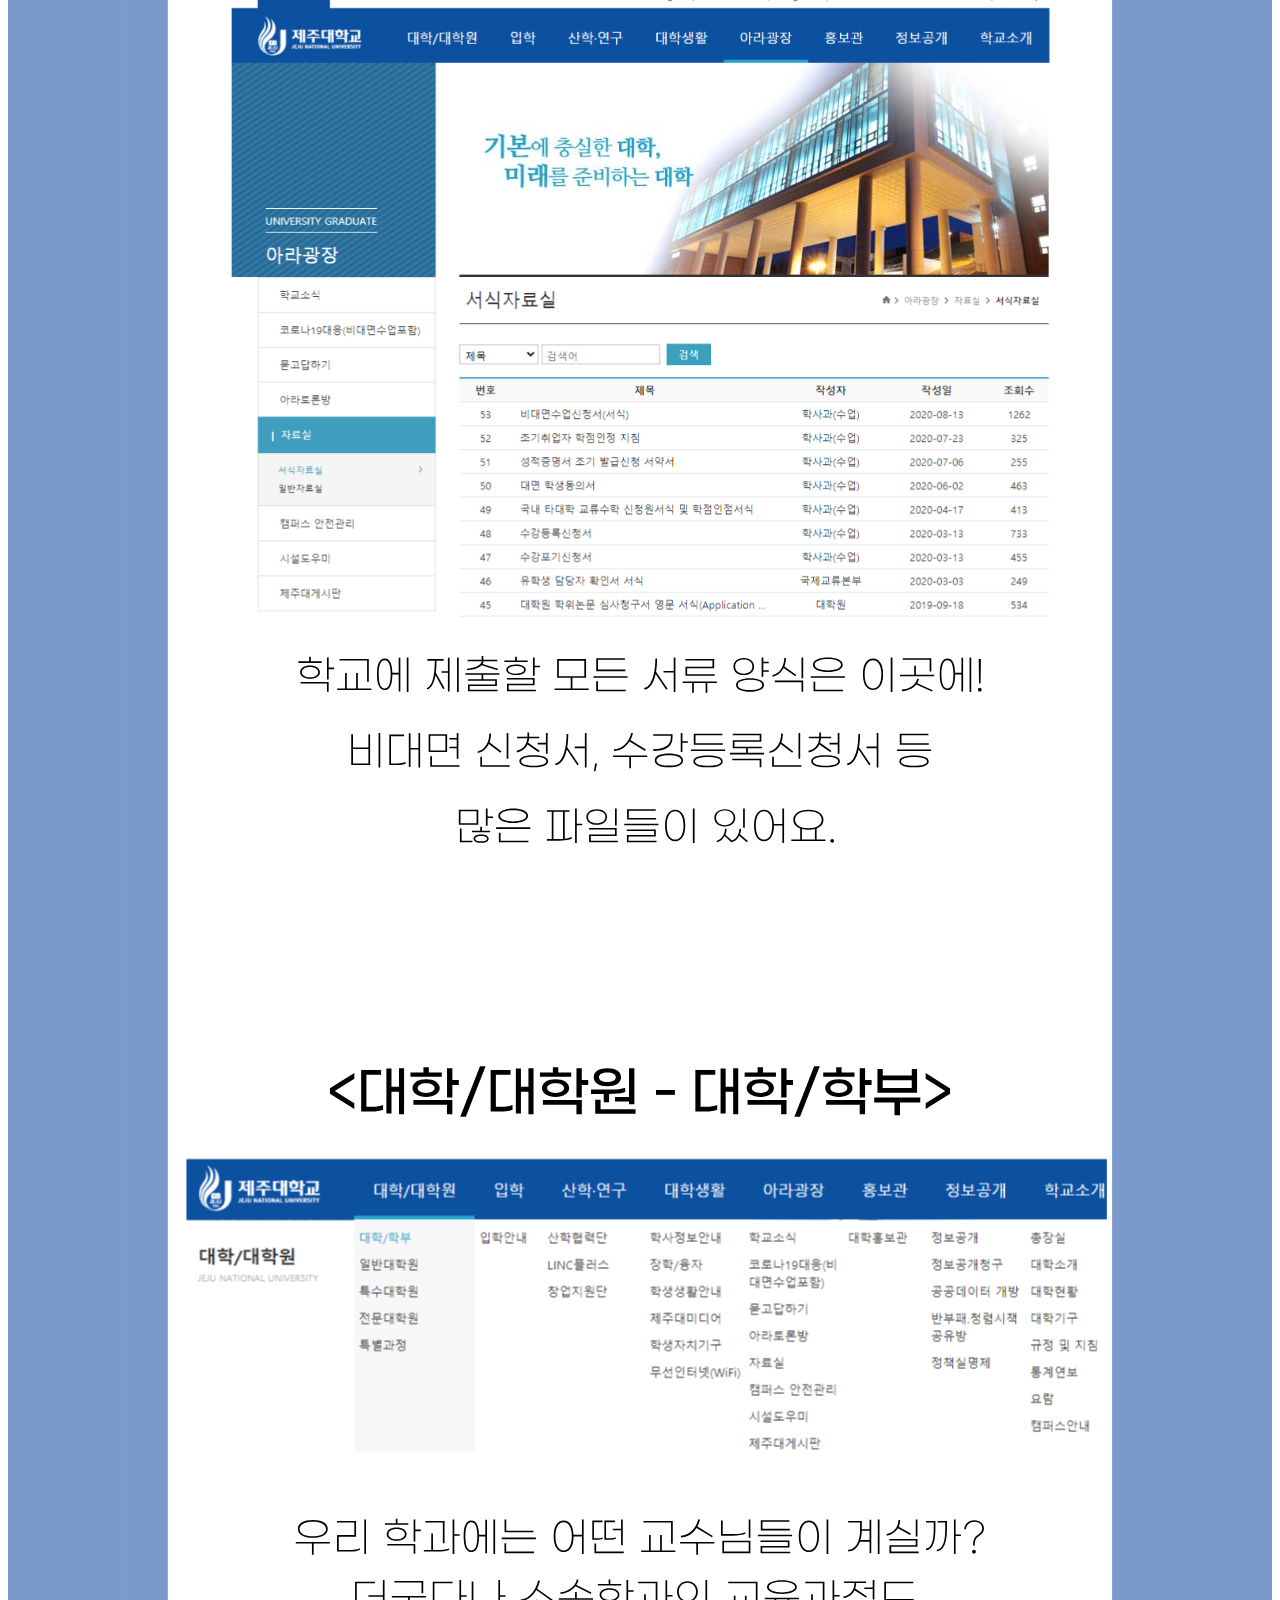
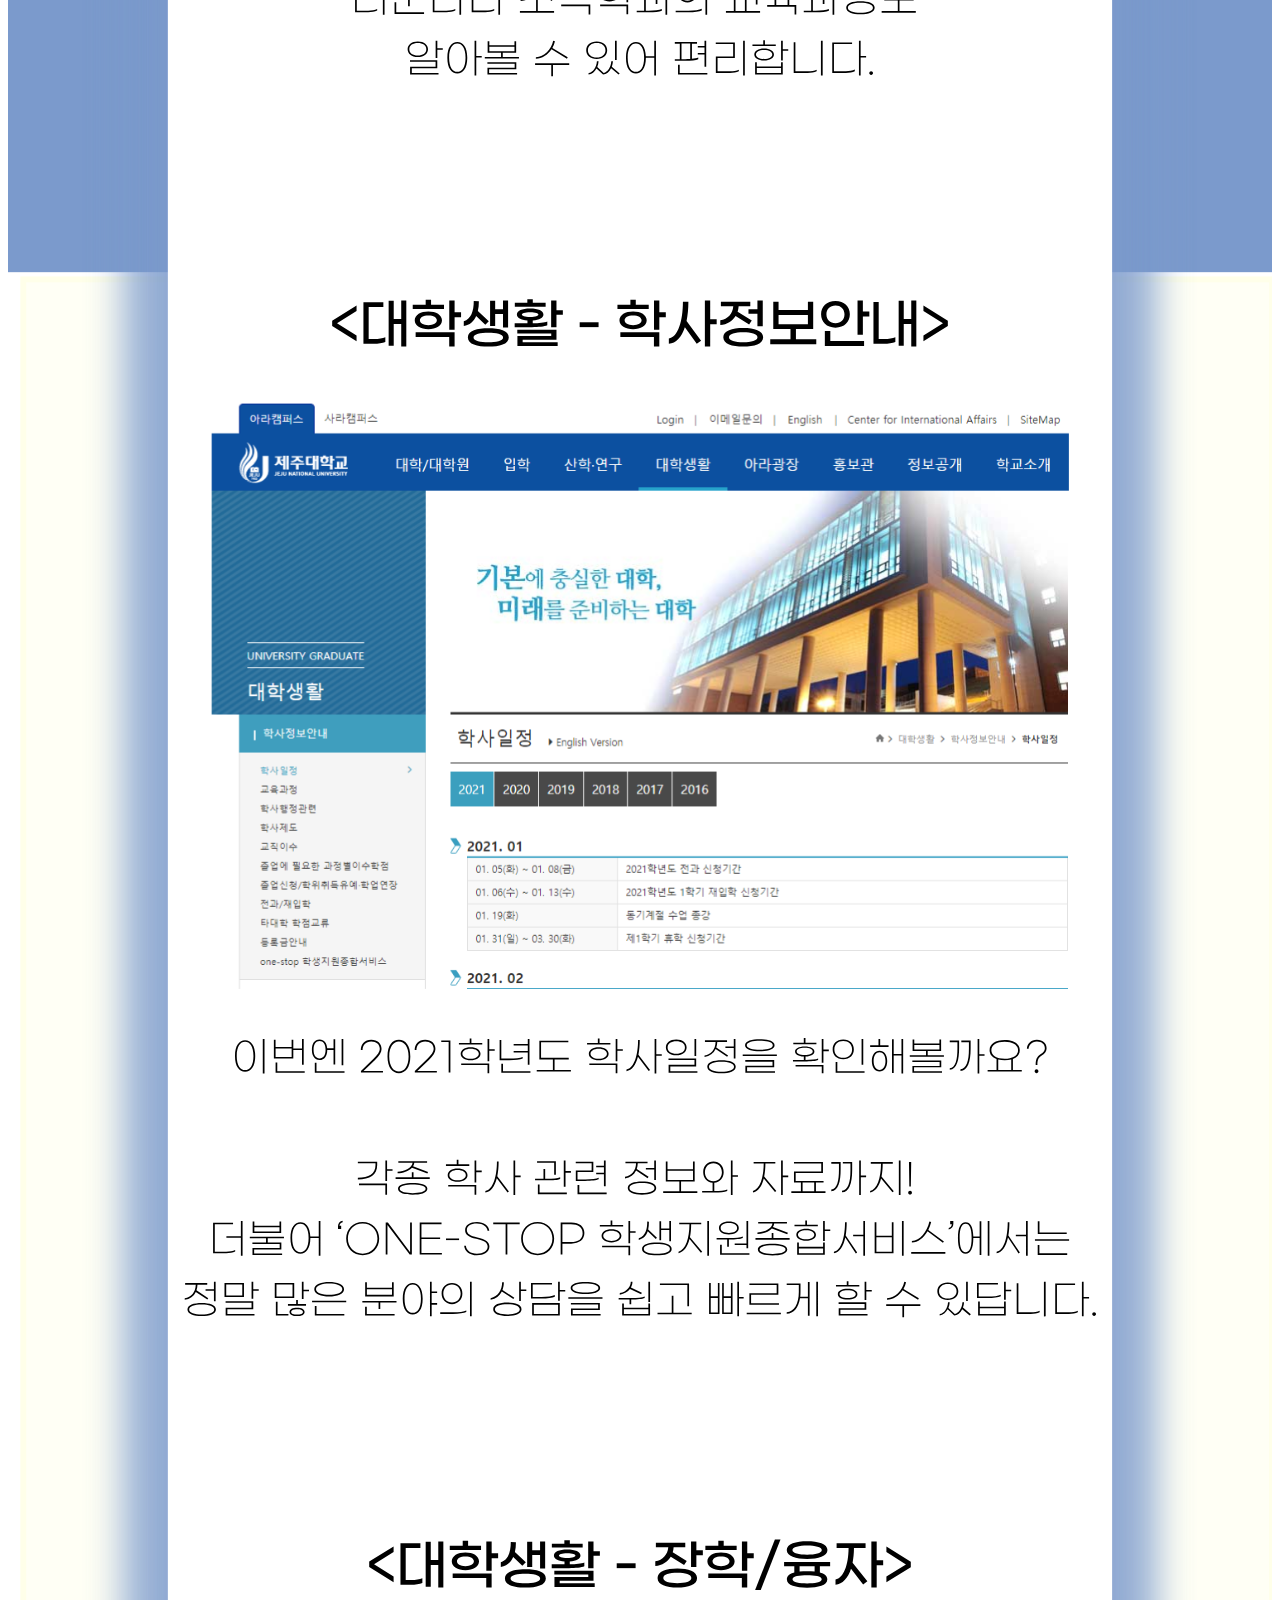
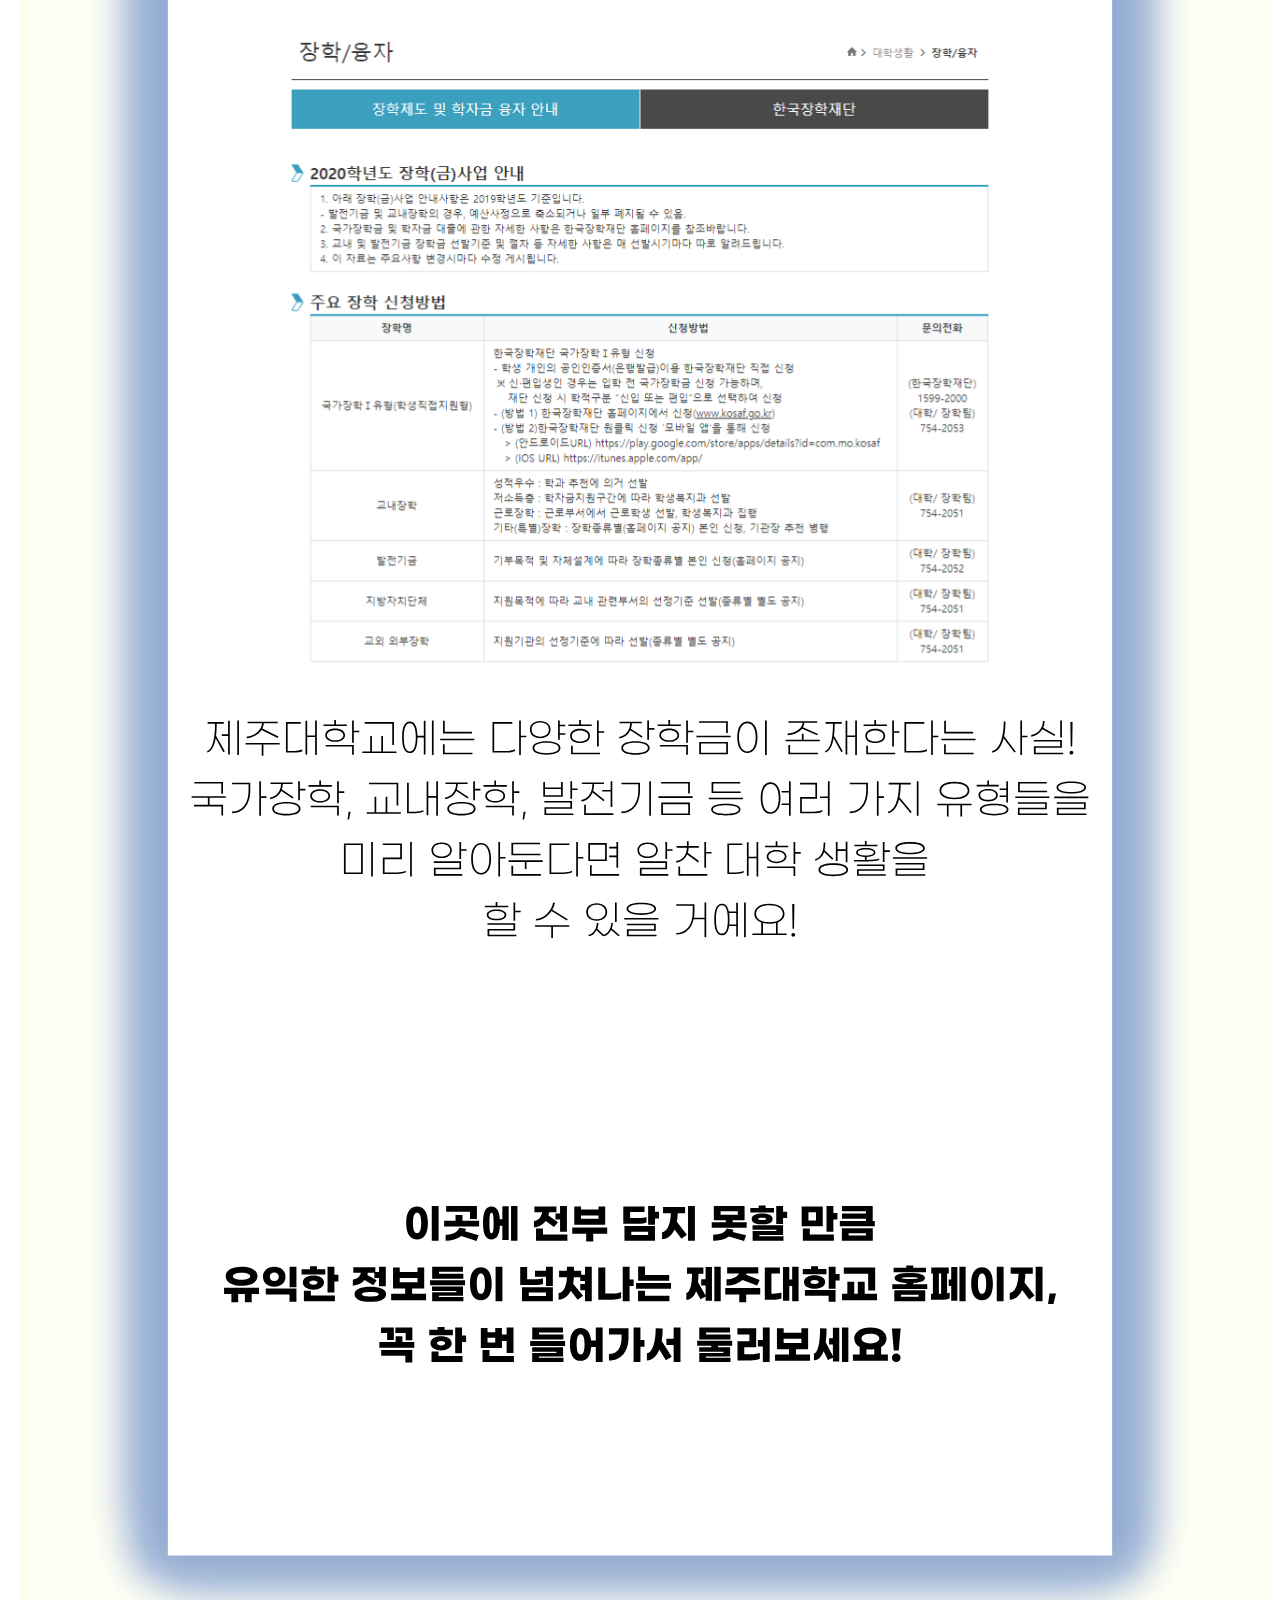
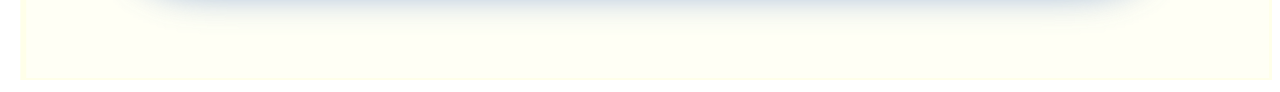
<file: info/3.html>
<!DOCTYPE html>
<html lang="en">
<head>
    <meta charset="UTF-8">
    <meta name="viewport" content="width=device-width, initial-scale=1.0">
    <link href="./infoCss.css" rel="stylesheet" media="screen">
    <title>Document</title>
</head>
<body>
    <img src="./infoImg/3. homepage.svg" alt="">
</body>
</html>
</file>
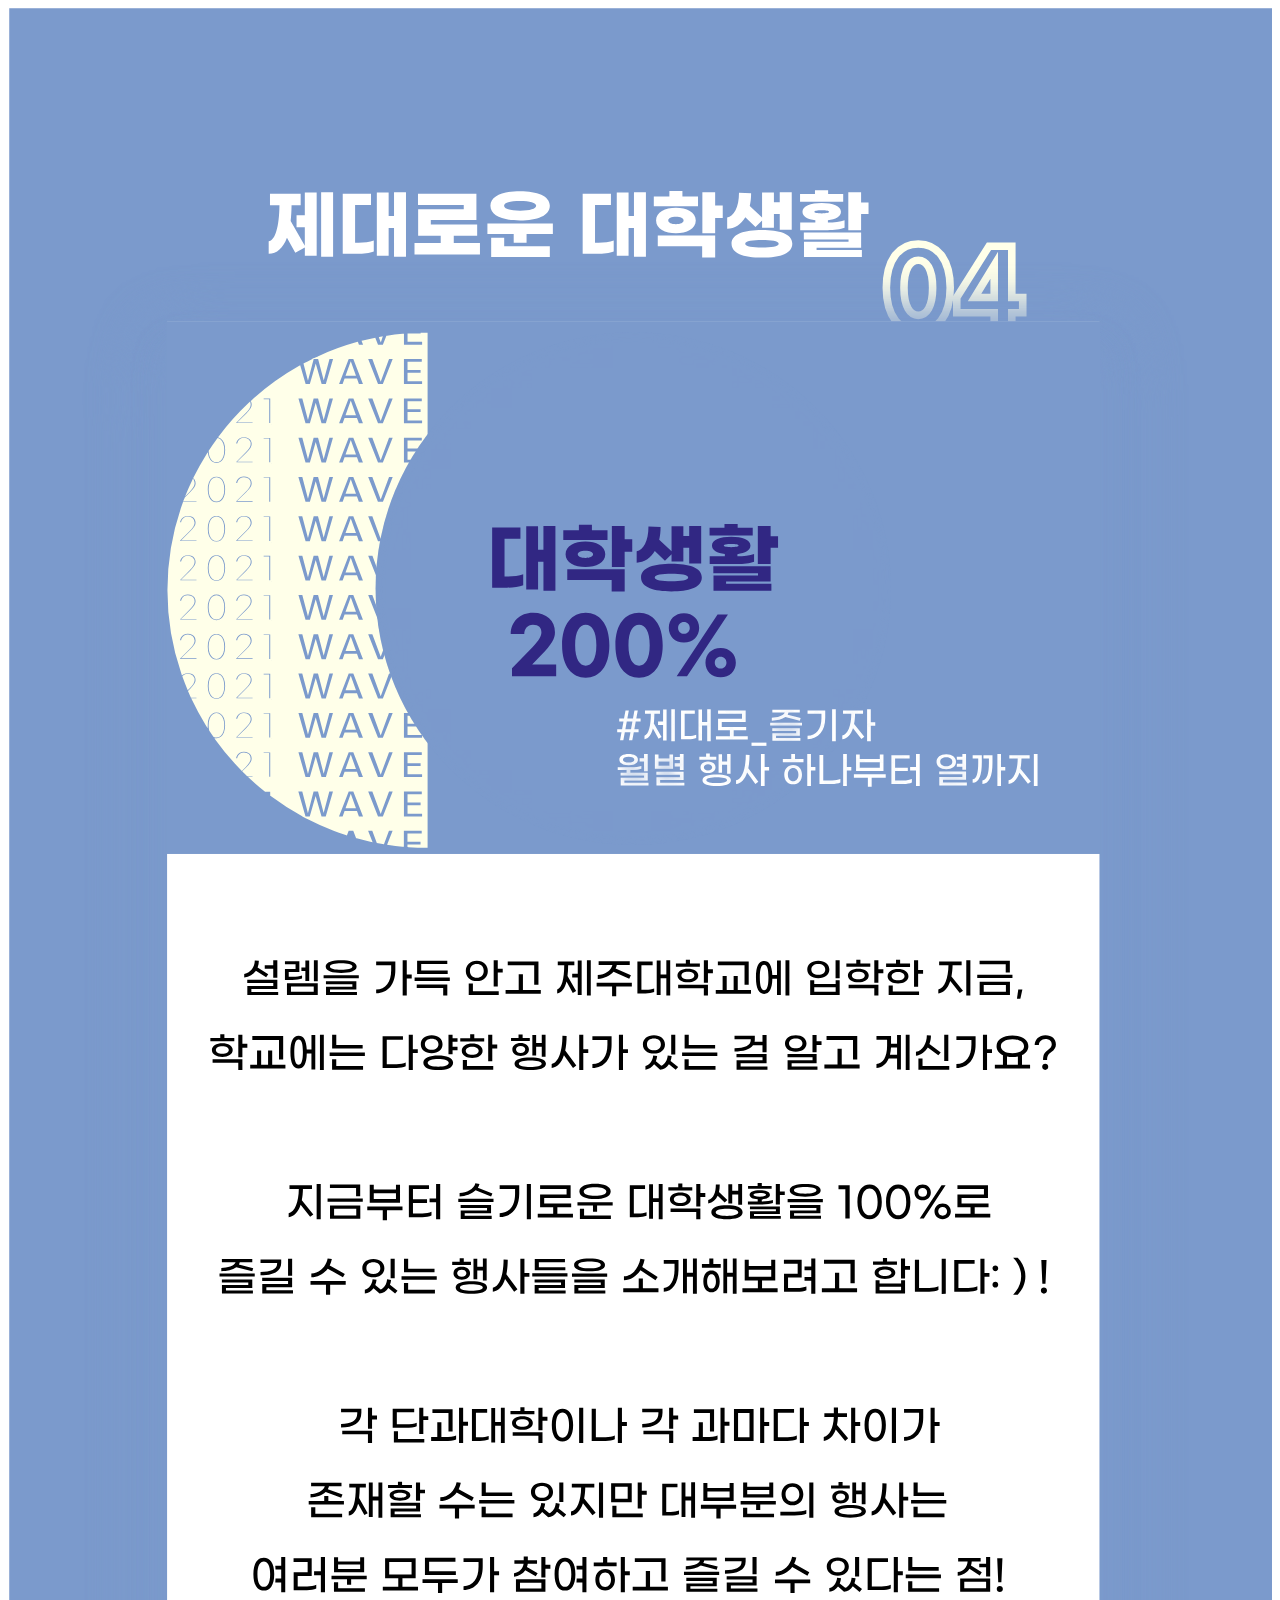
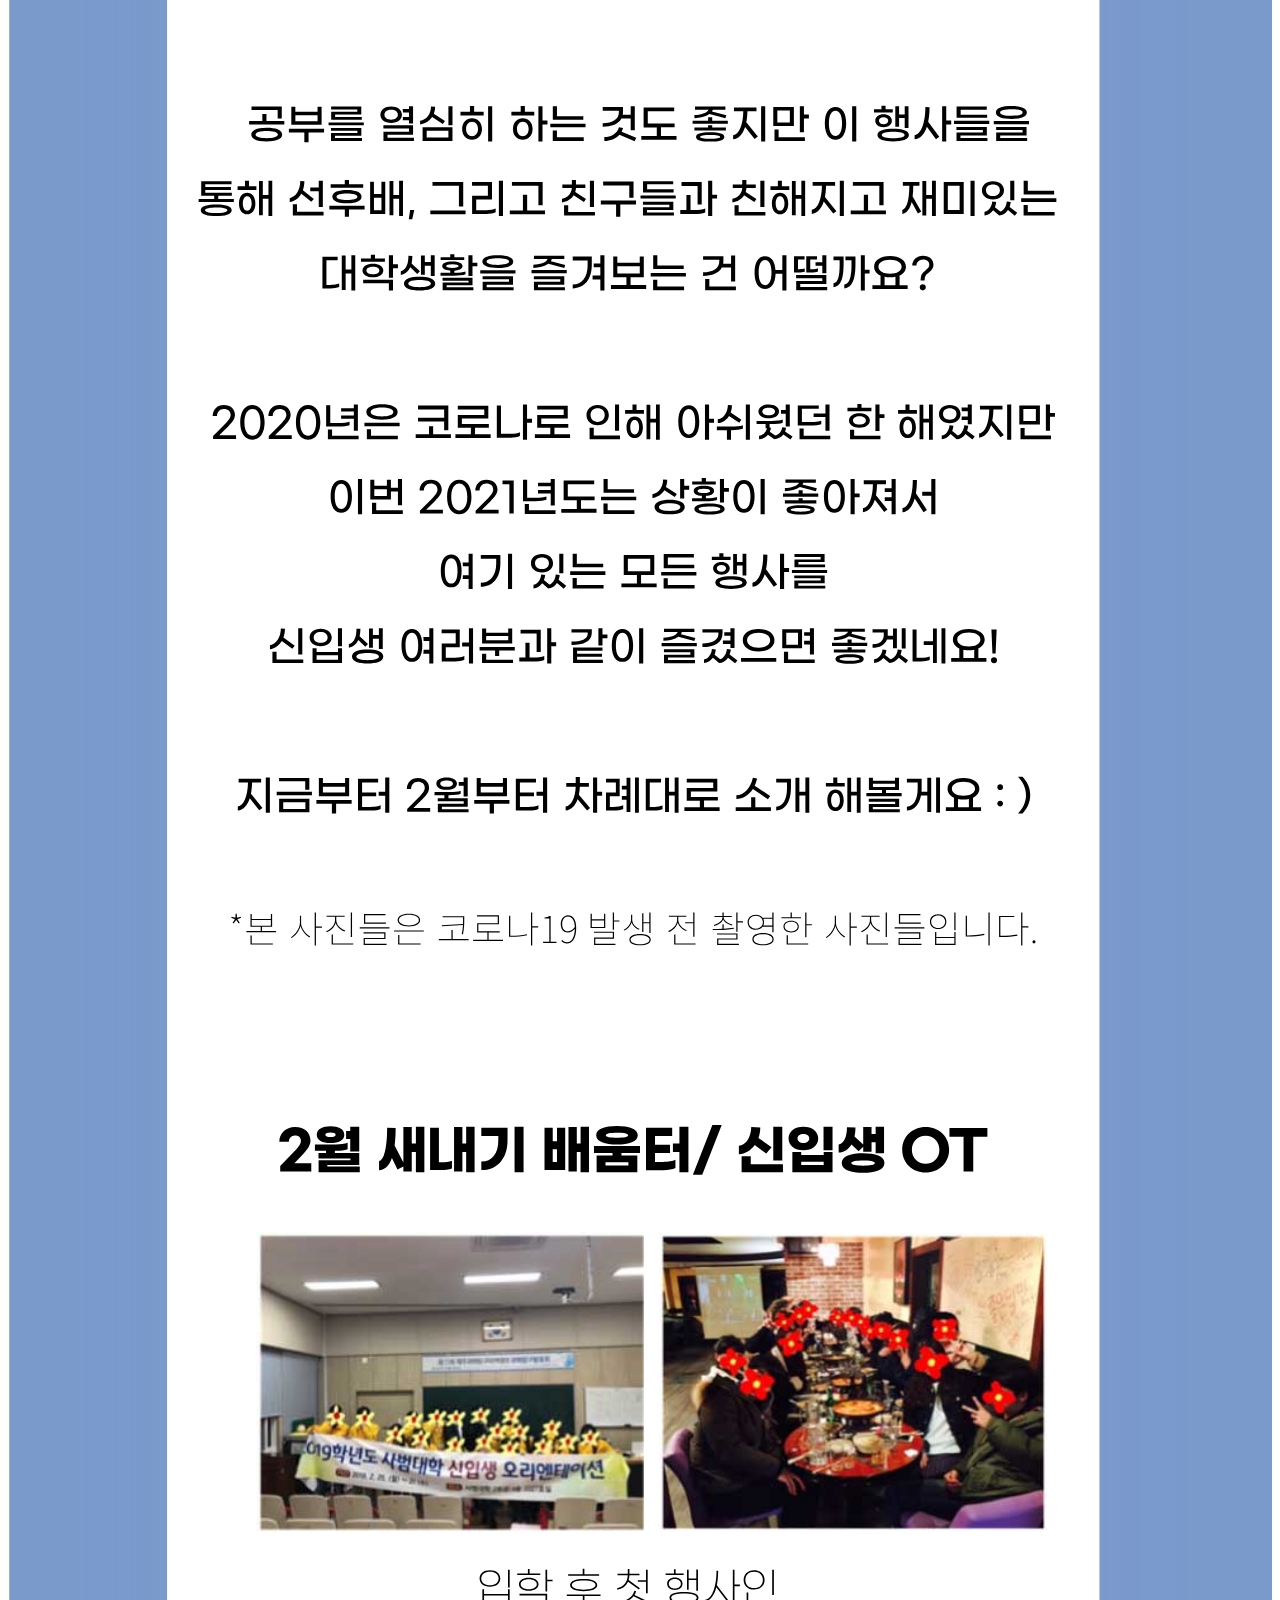
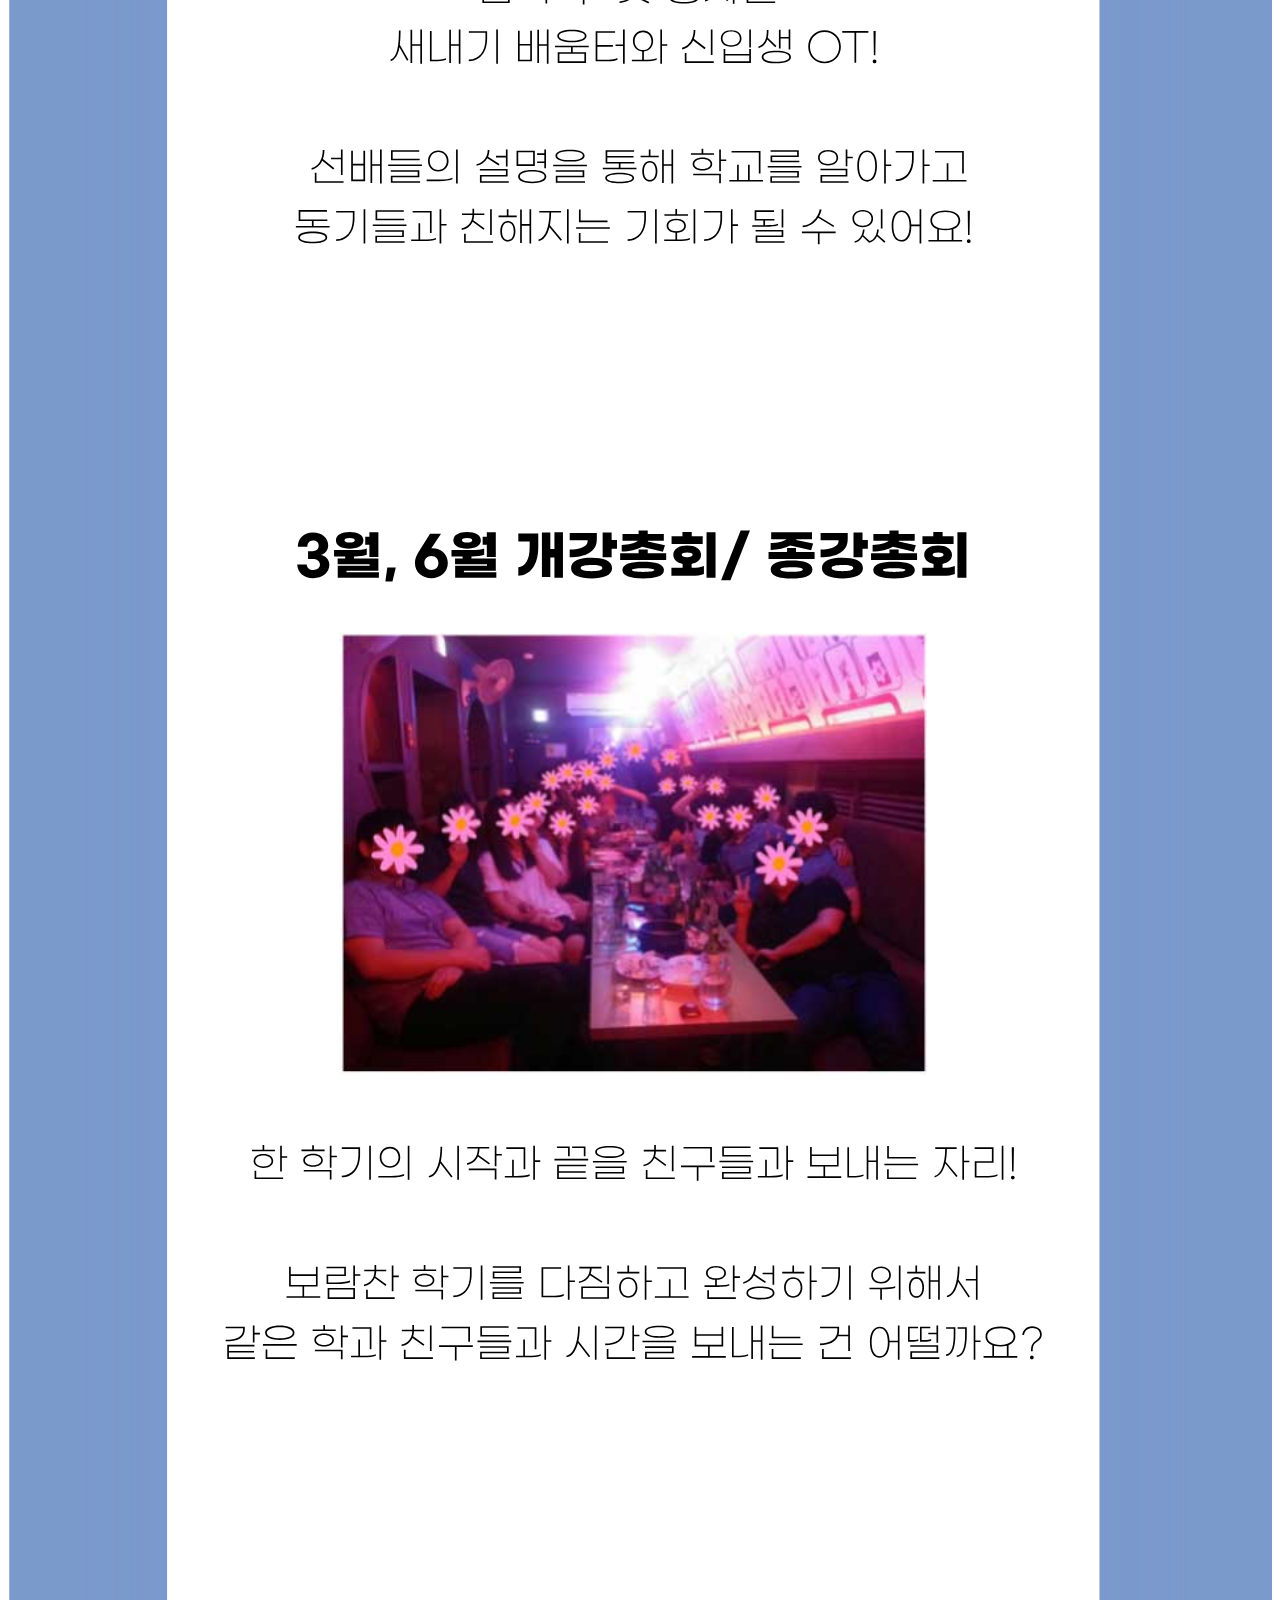
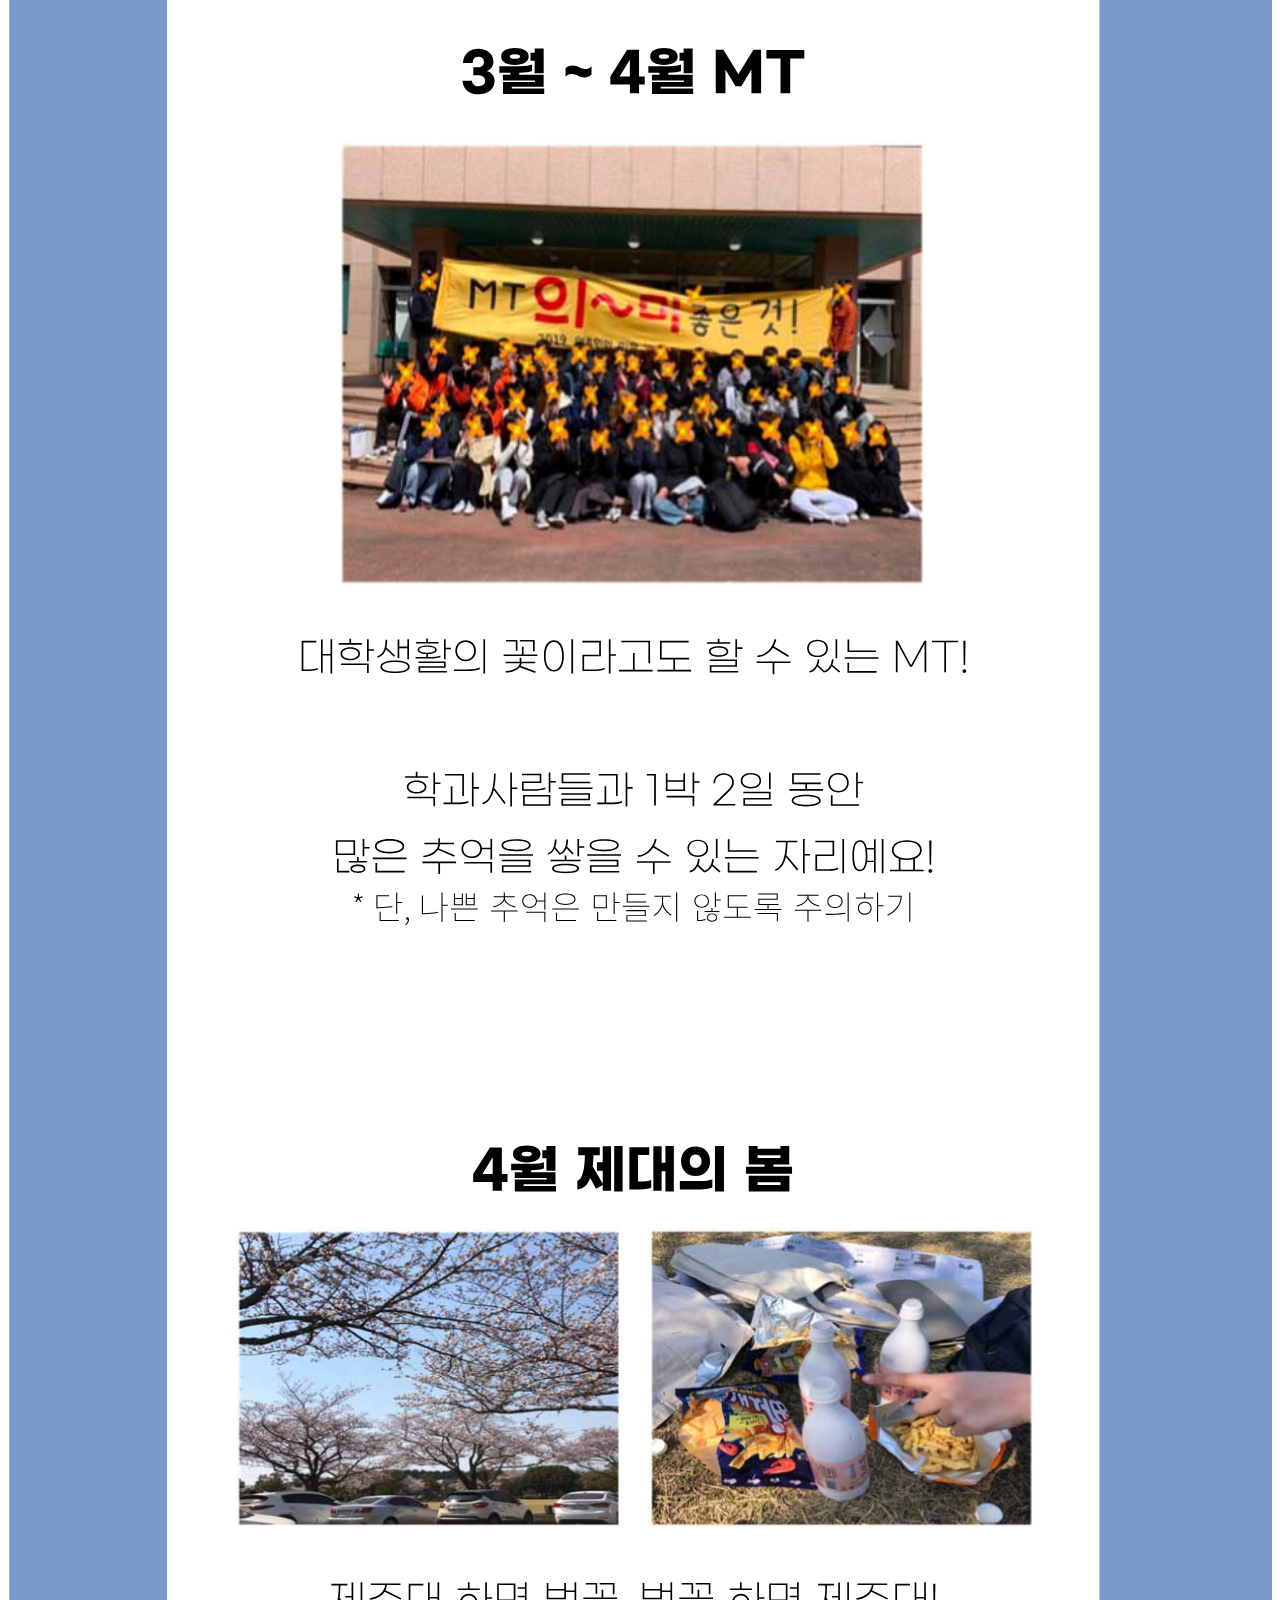
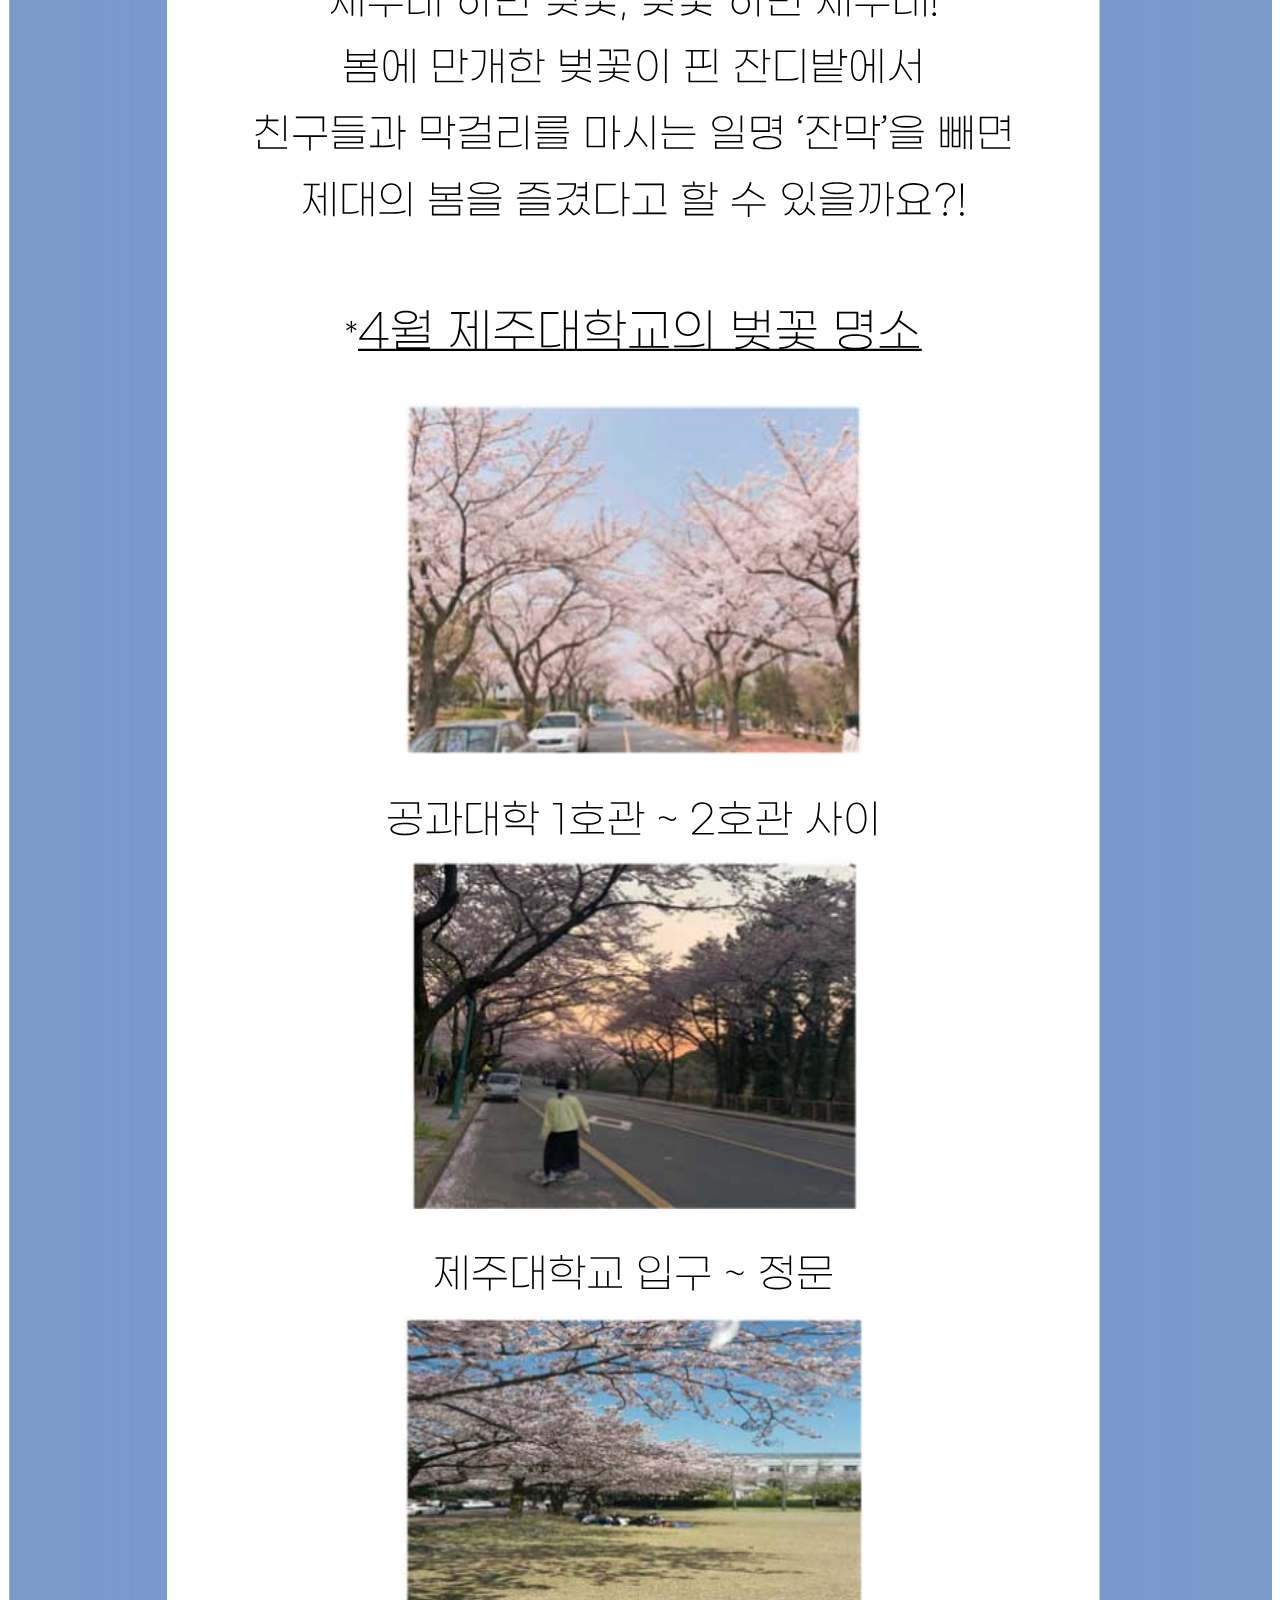
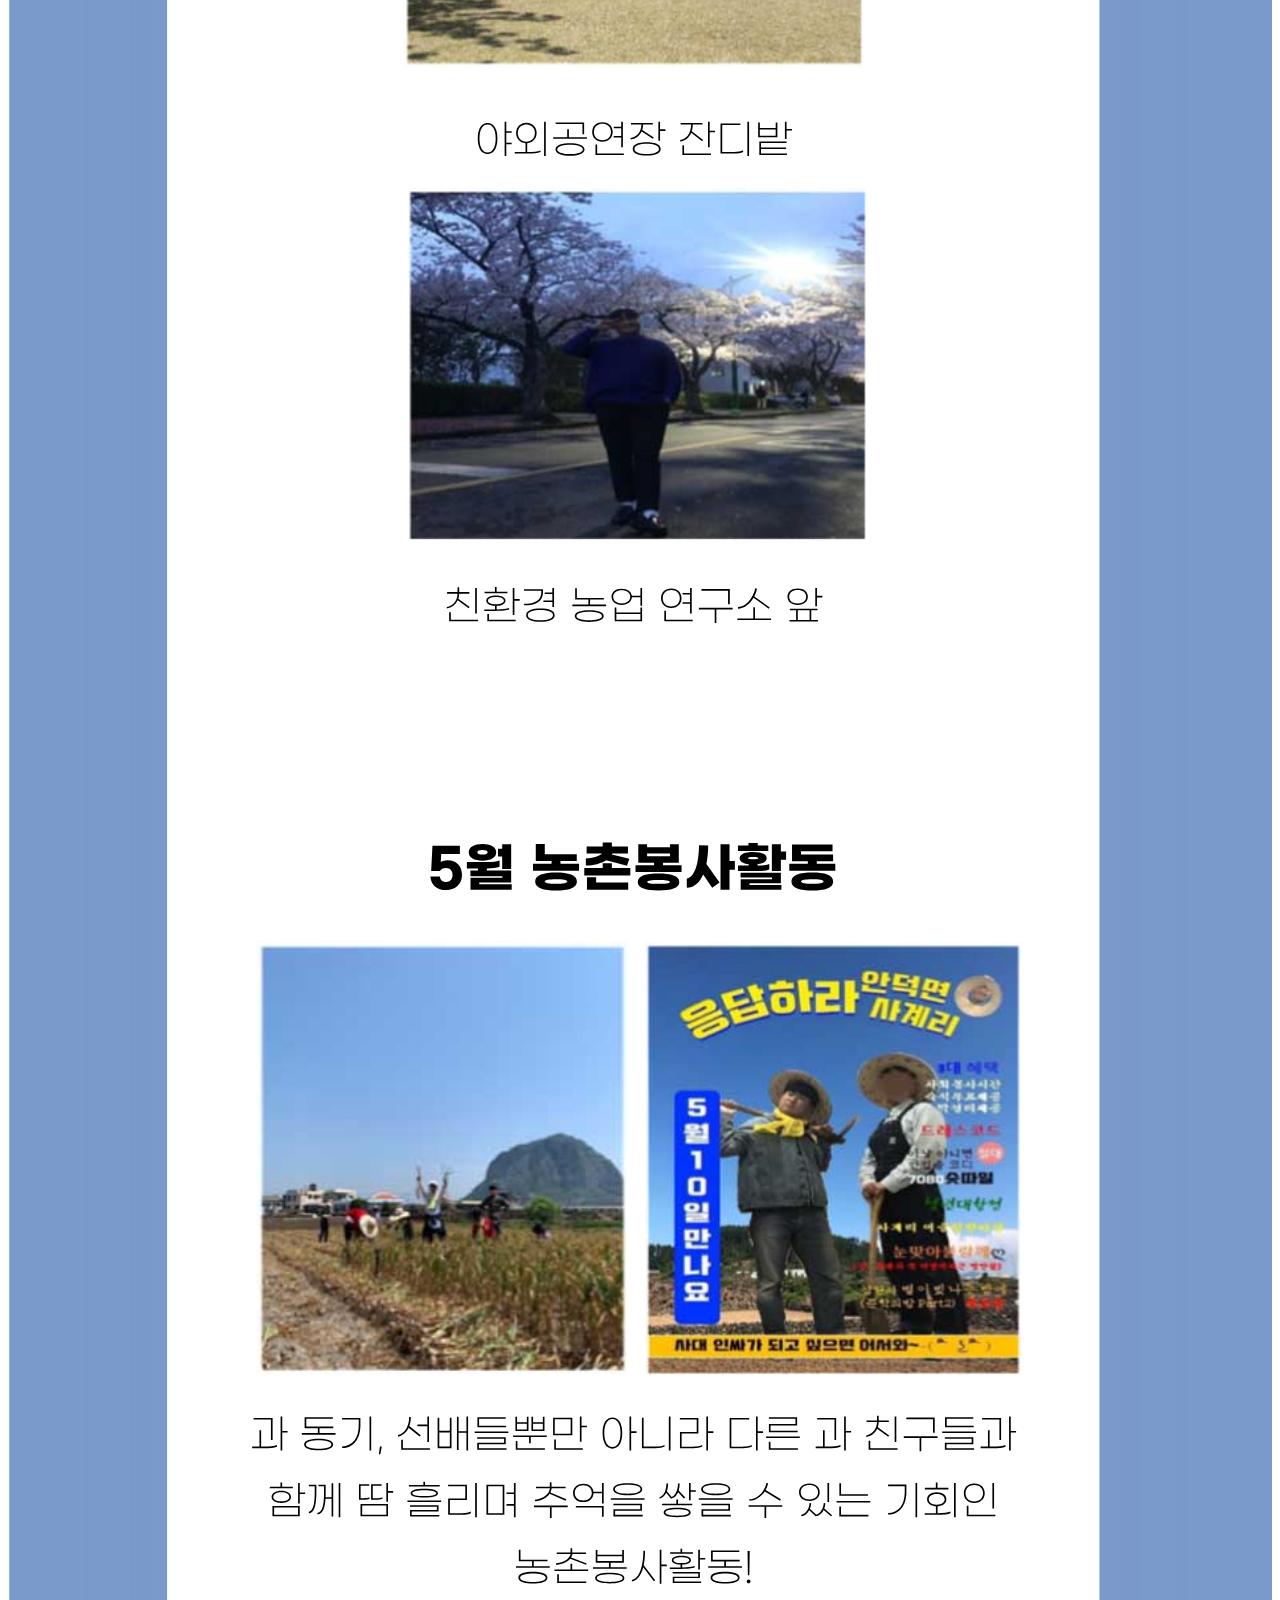
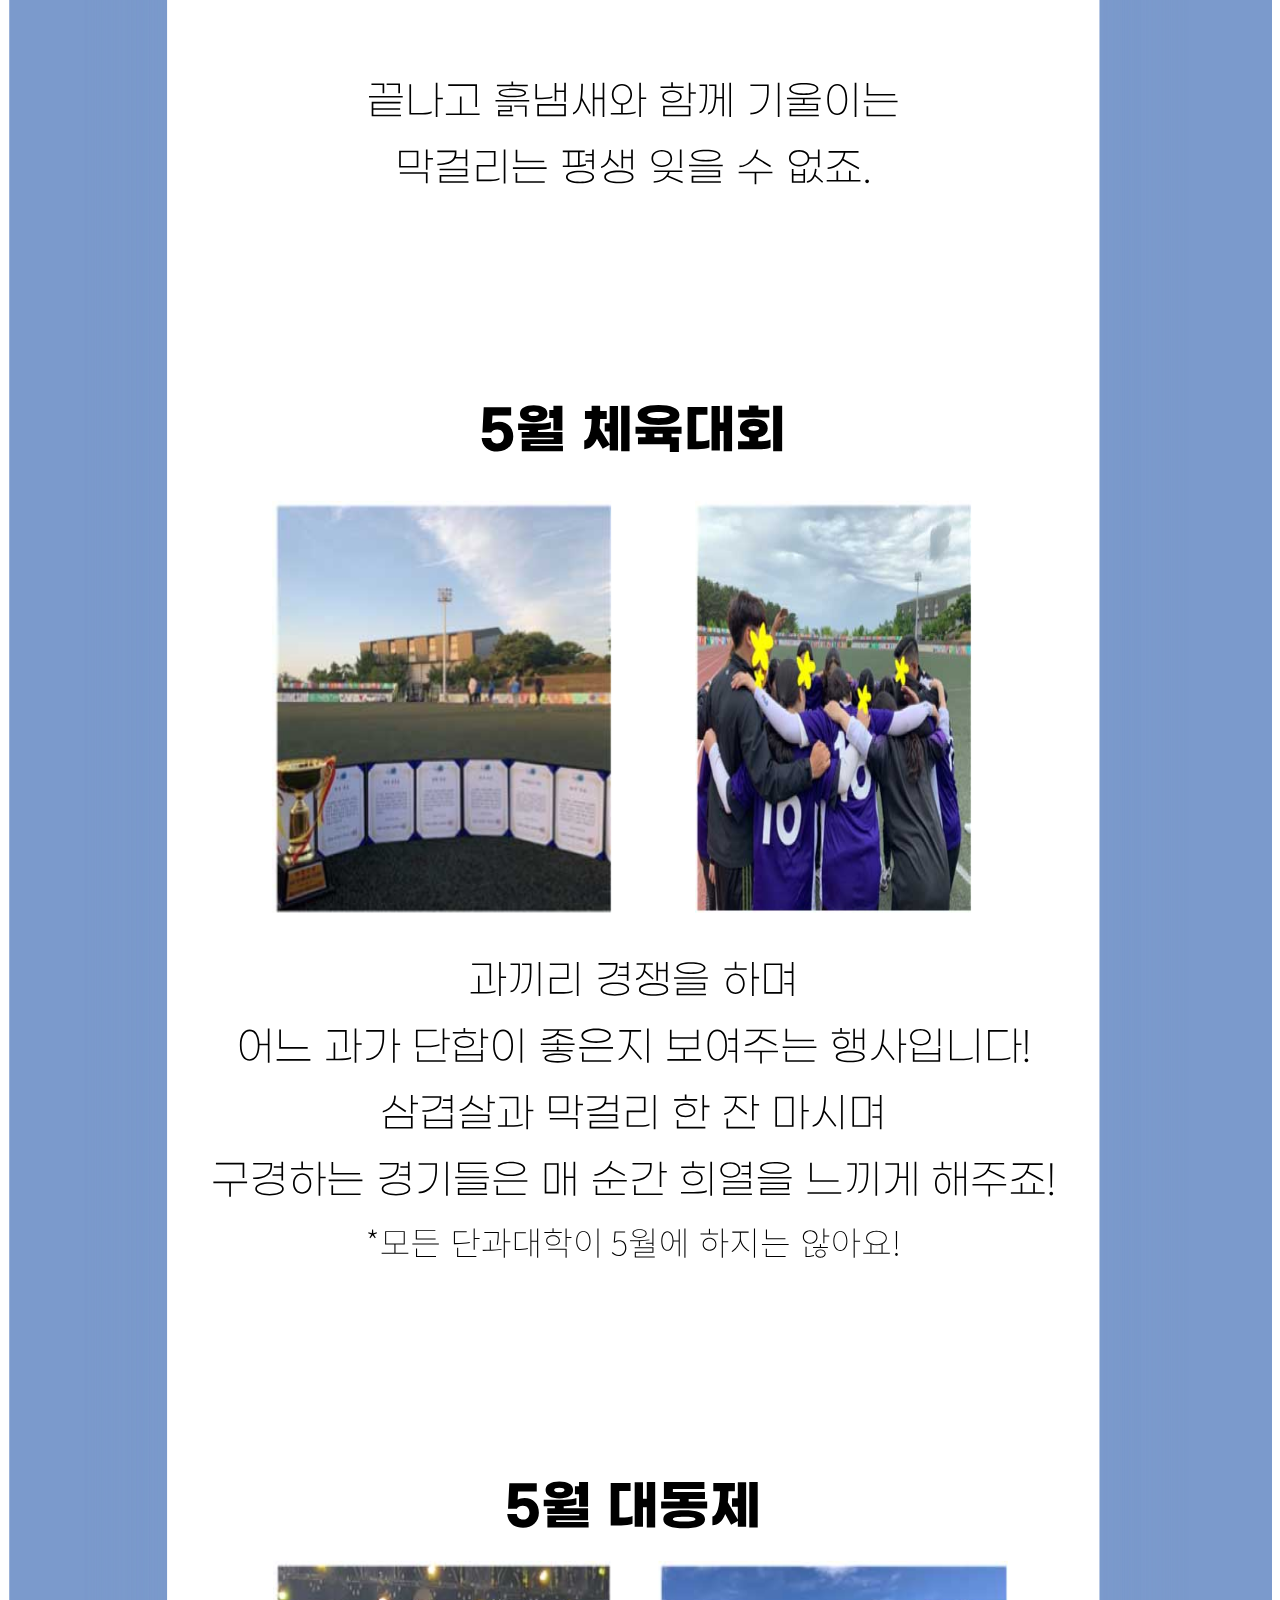
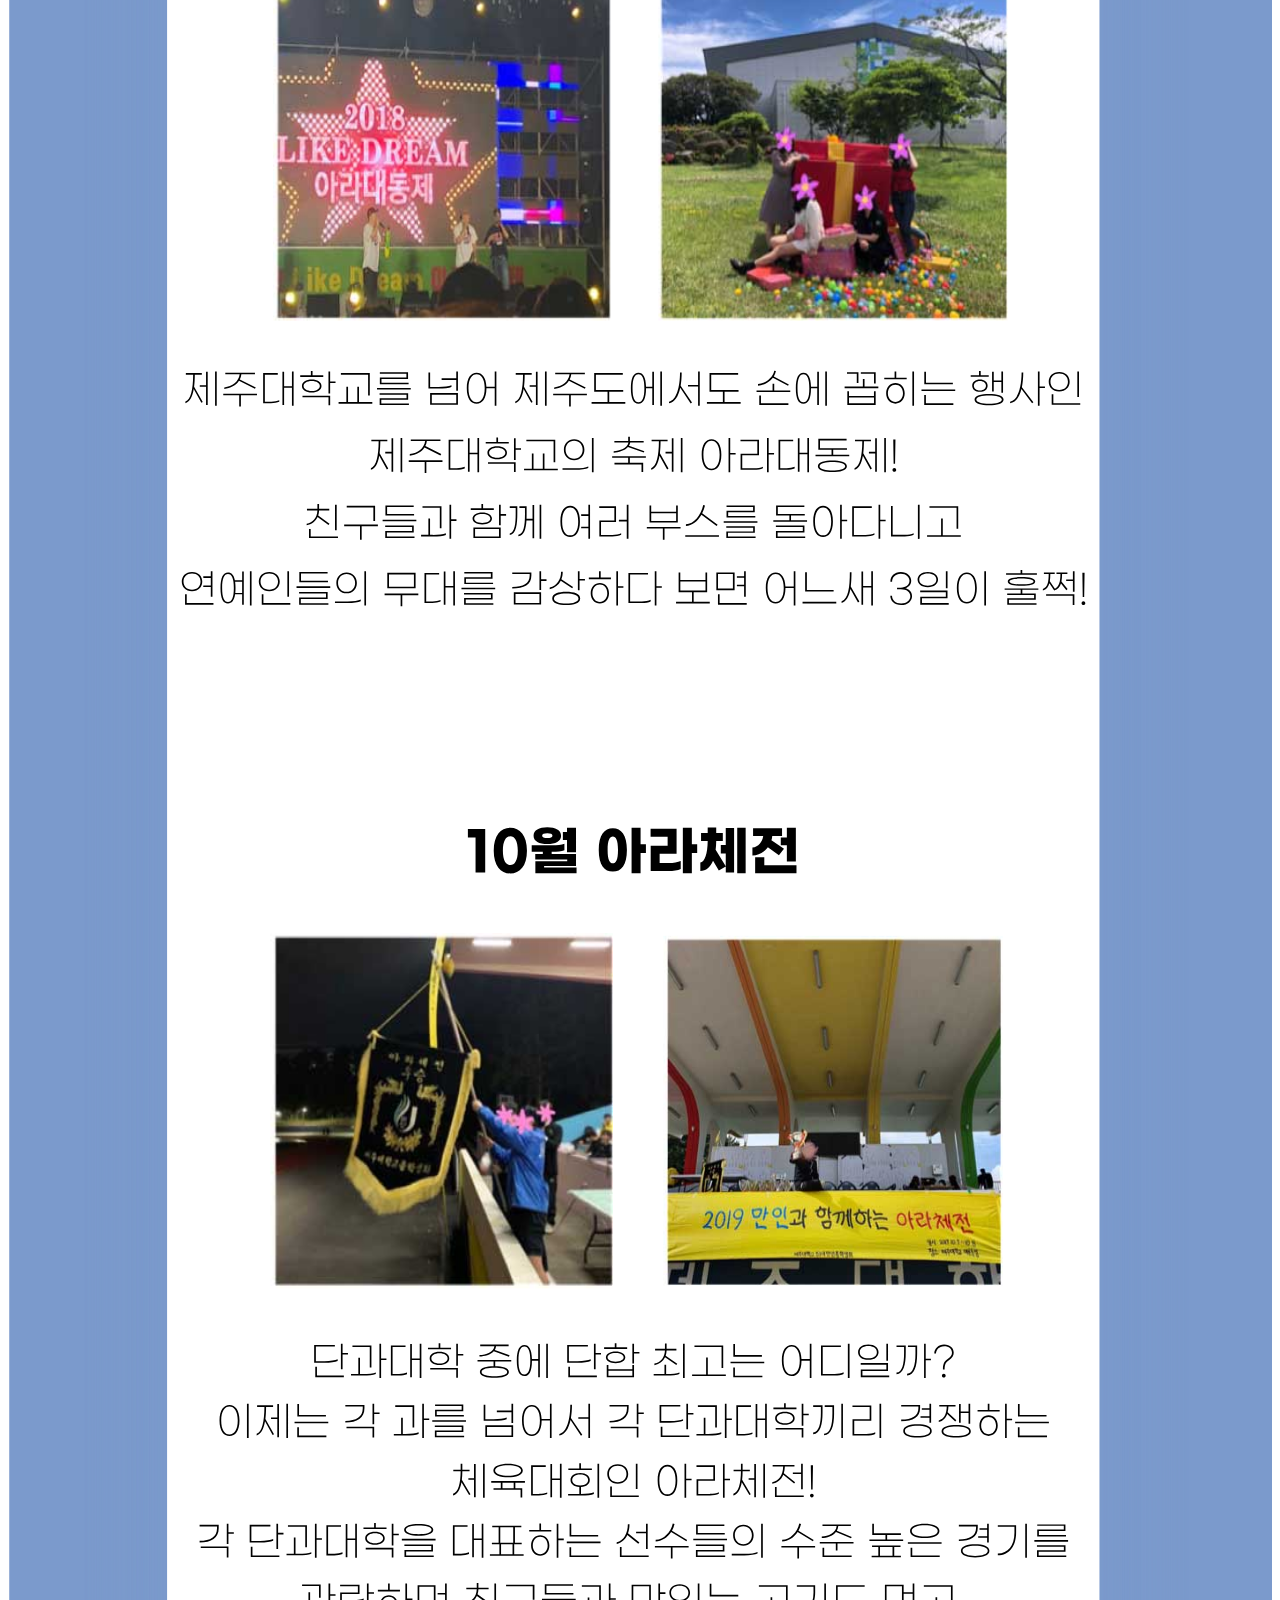
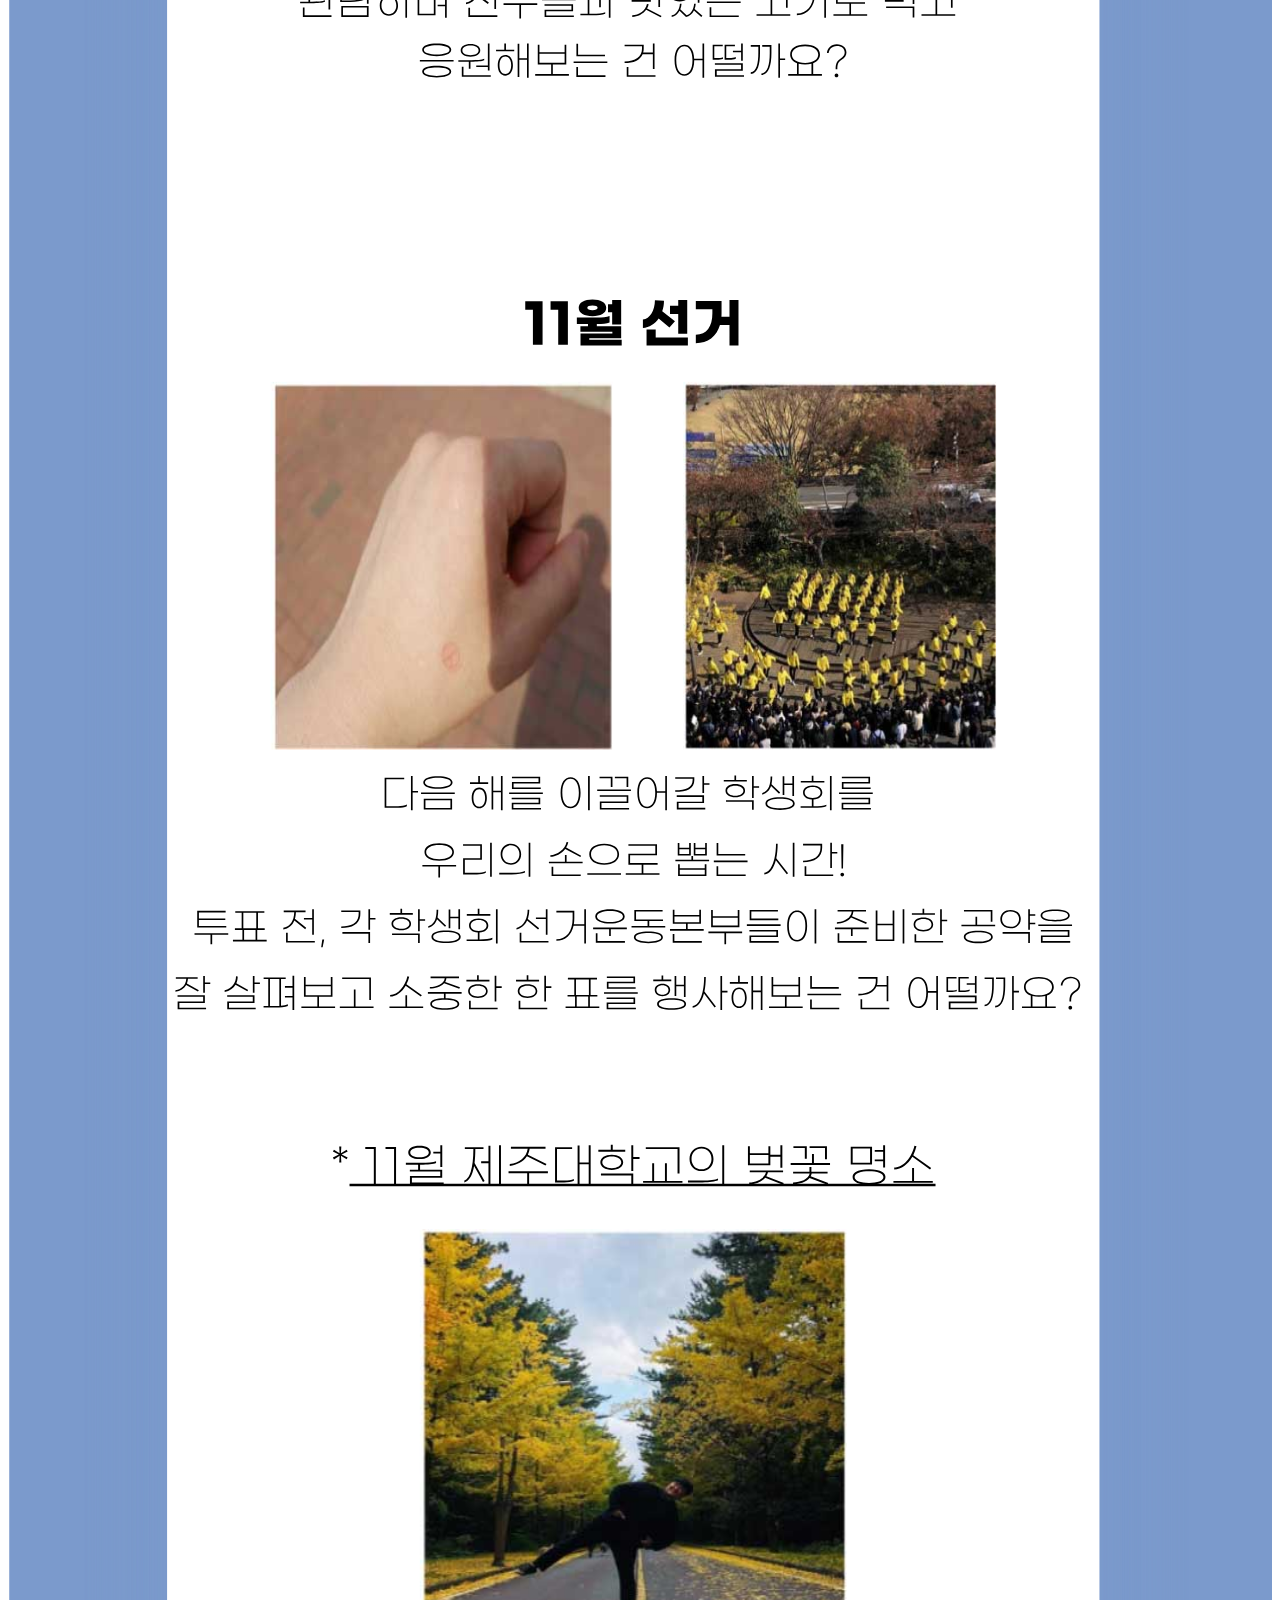
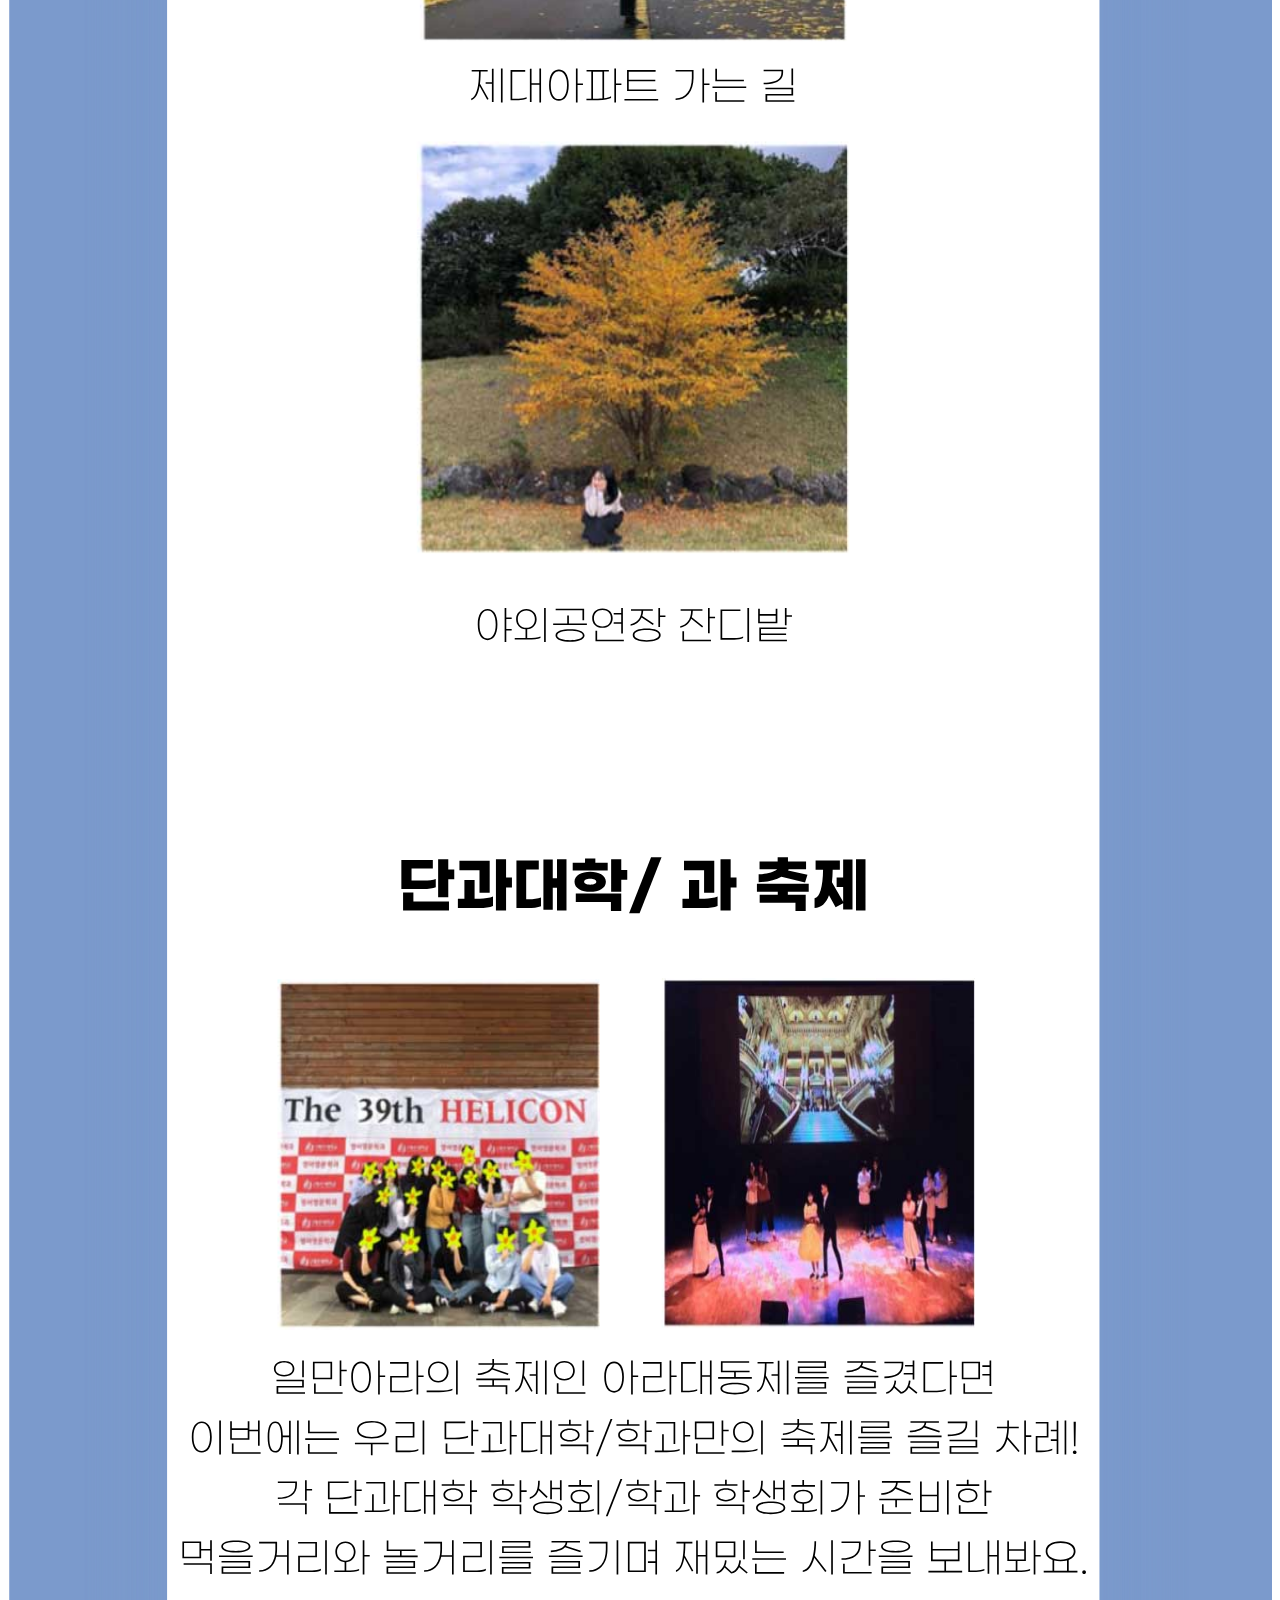
<file: info/4.html>
<!DOCTYPE html>
<html lang="en">
<head>
    <meta charset="UTF-8">
    <meta name="viewport" content="width=device-width, initial-scale=1.0">
    <link href="./infoCss.css" rel="stylesheet" media="screen">
    <title>Document</title>
</head>
<body>
    <img src="./infoImg/4. 200.svg" alt="">
</body>
</html>
</file>
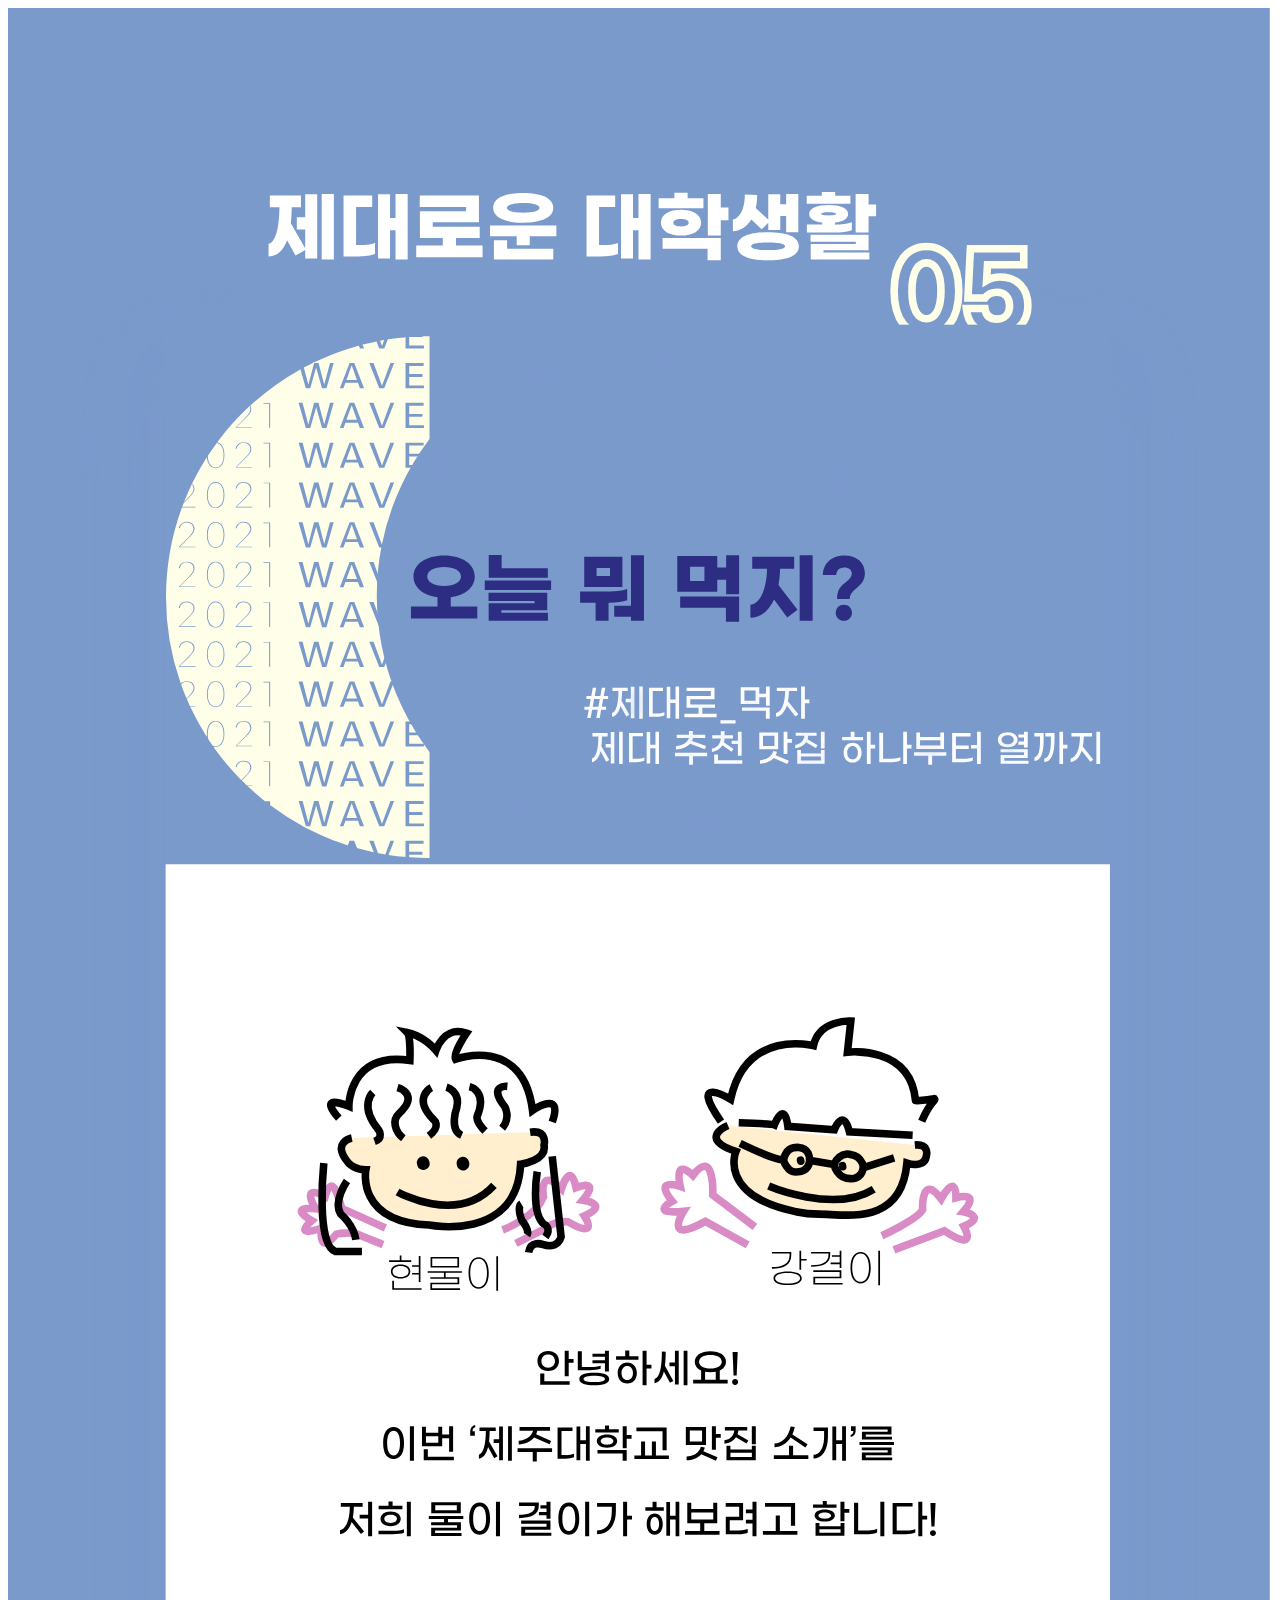
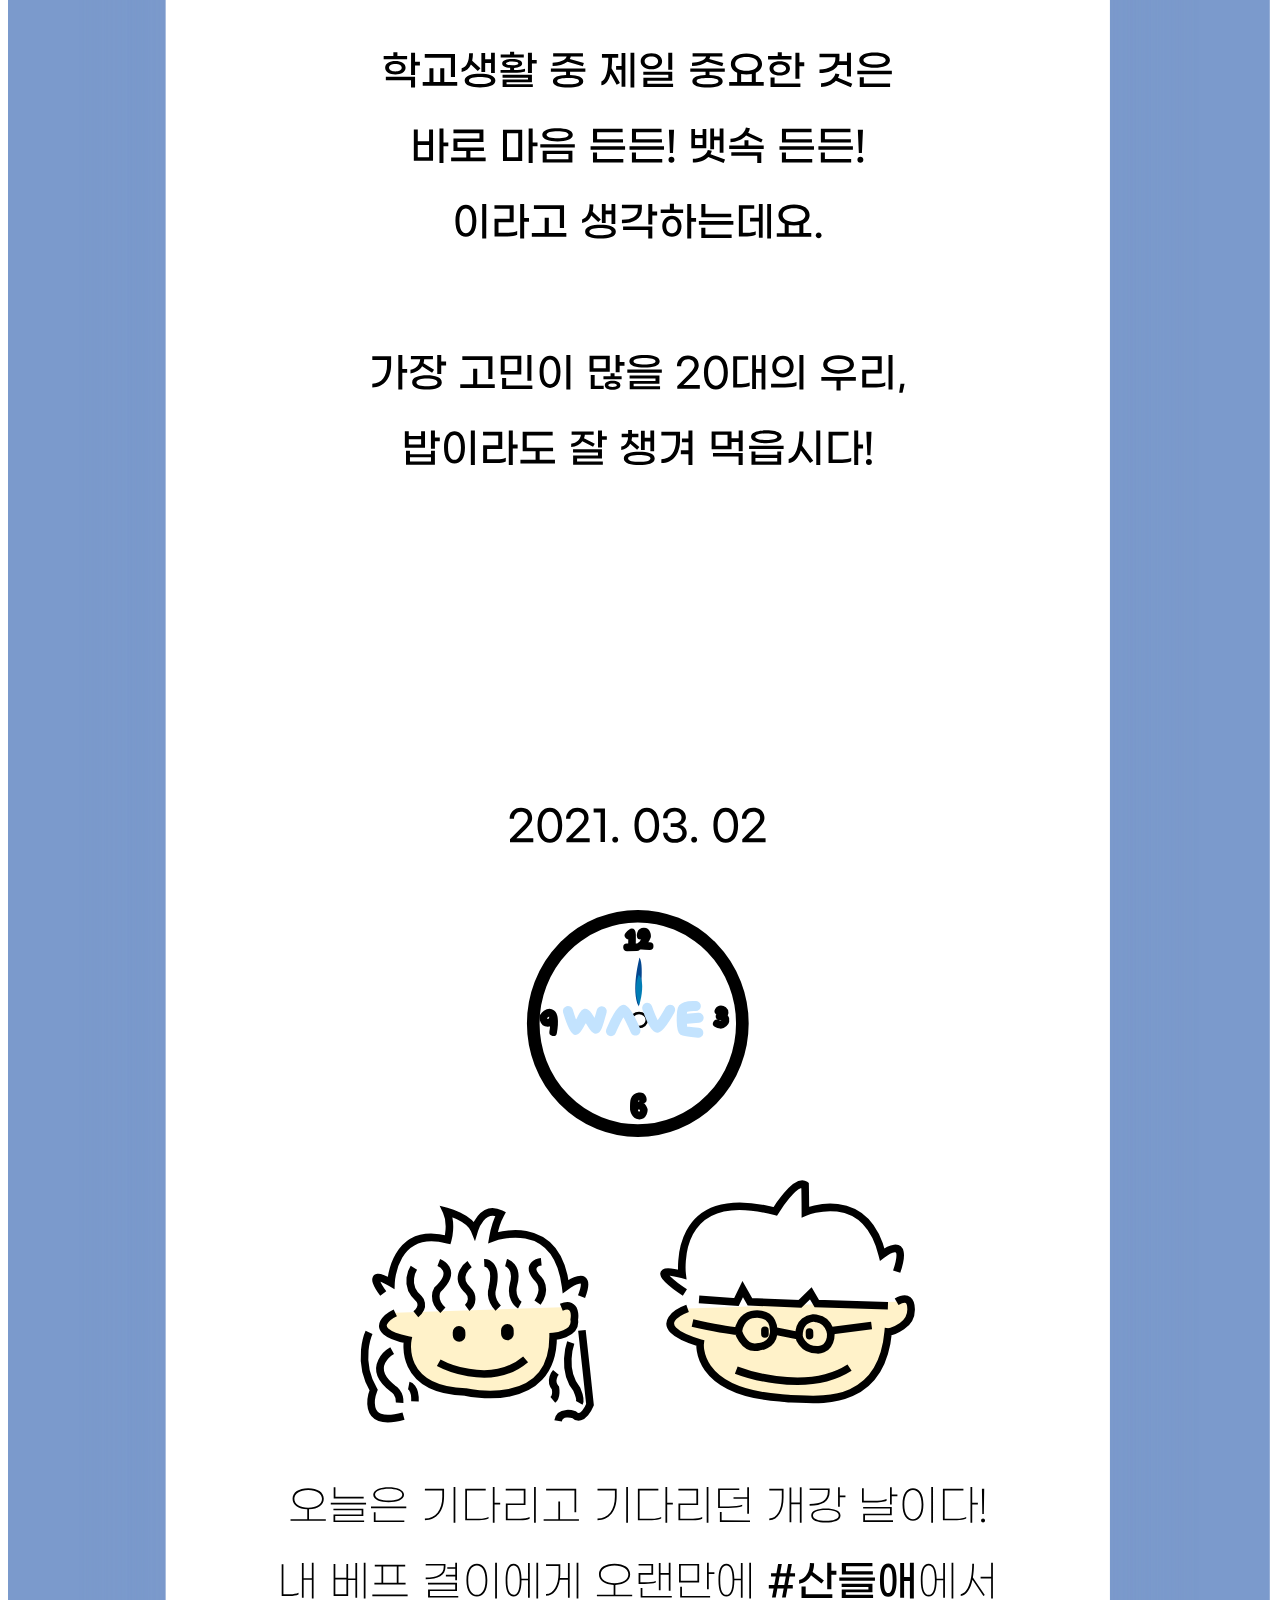
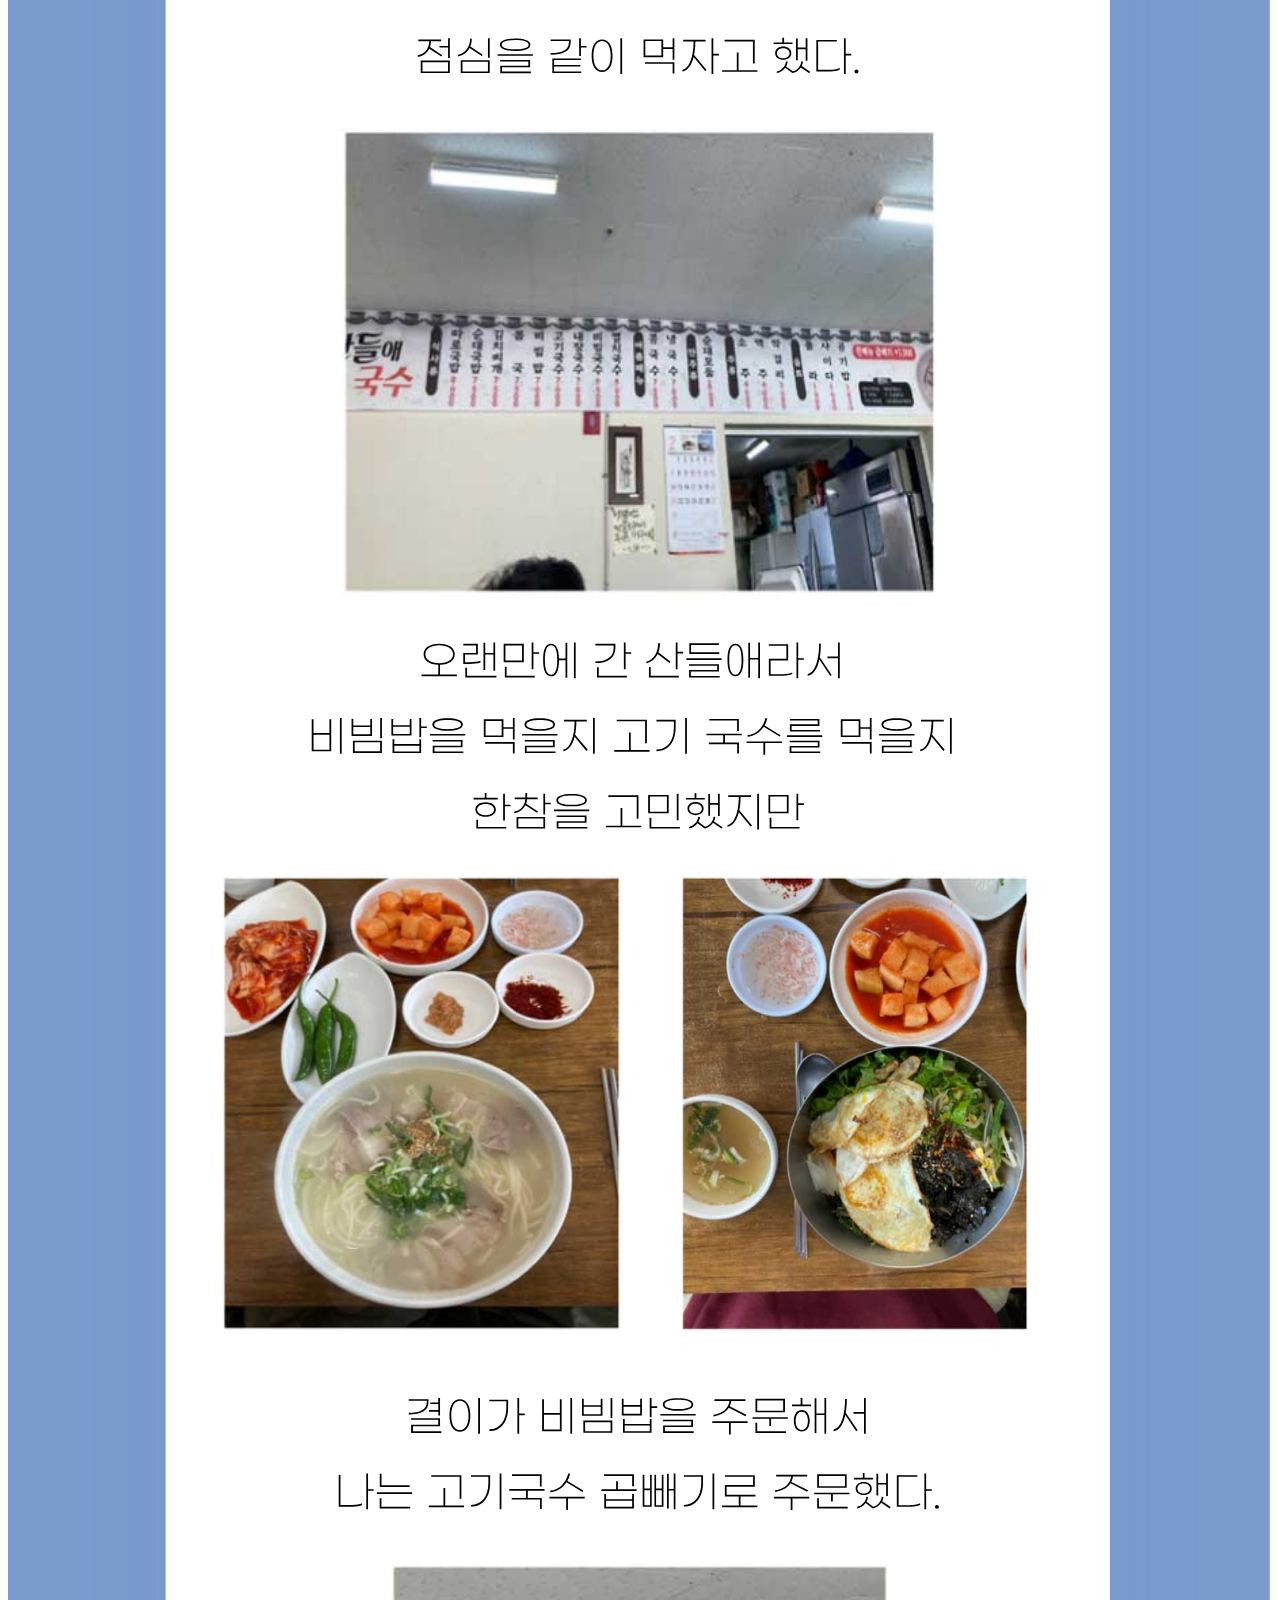
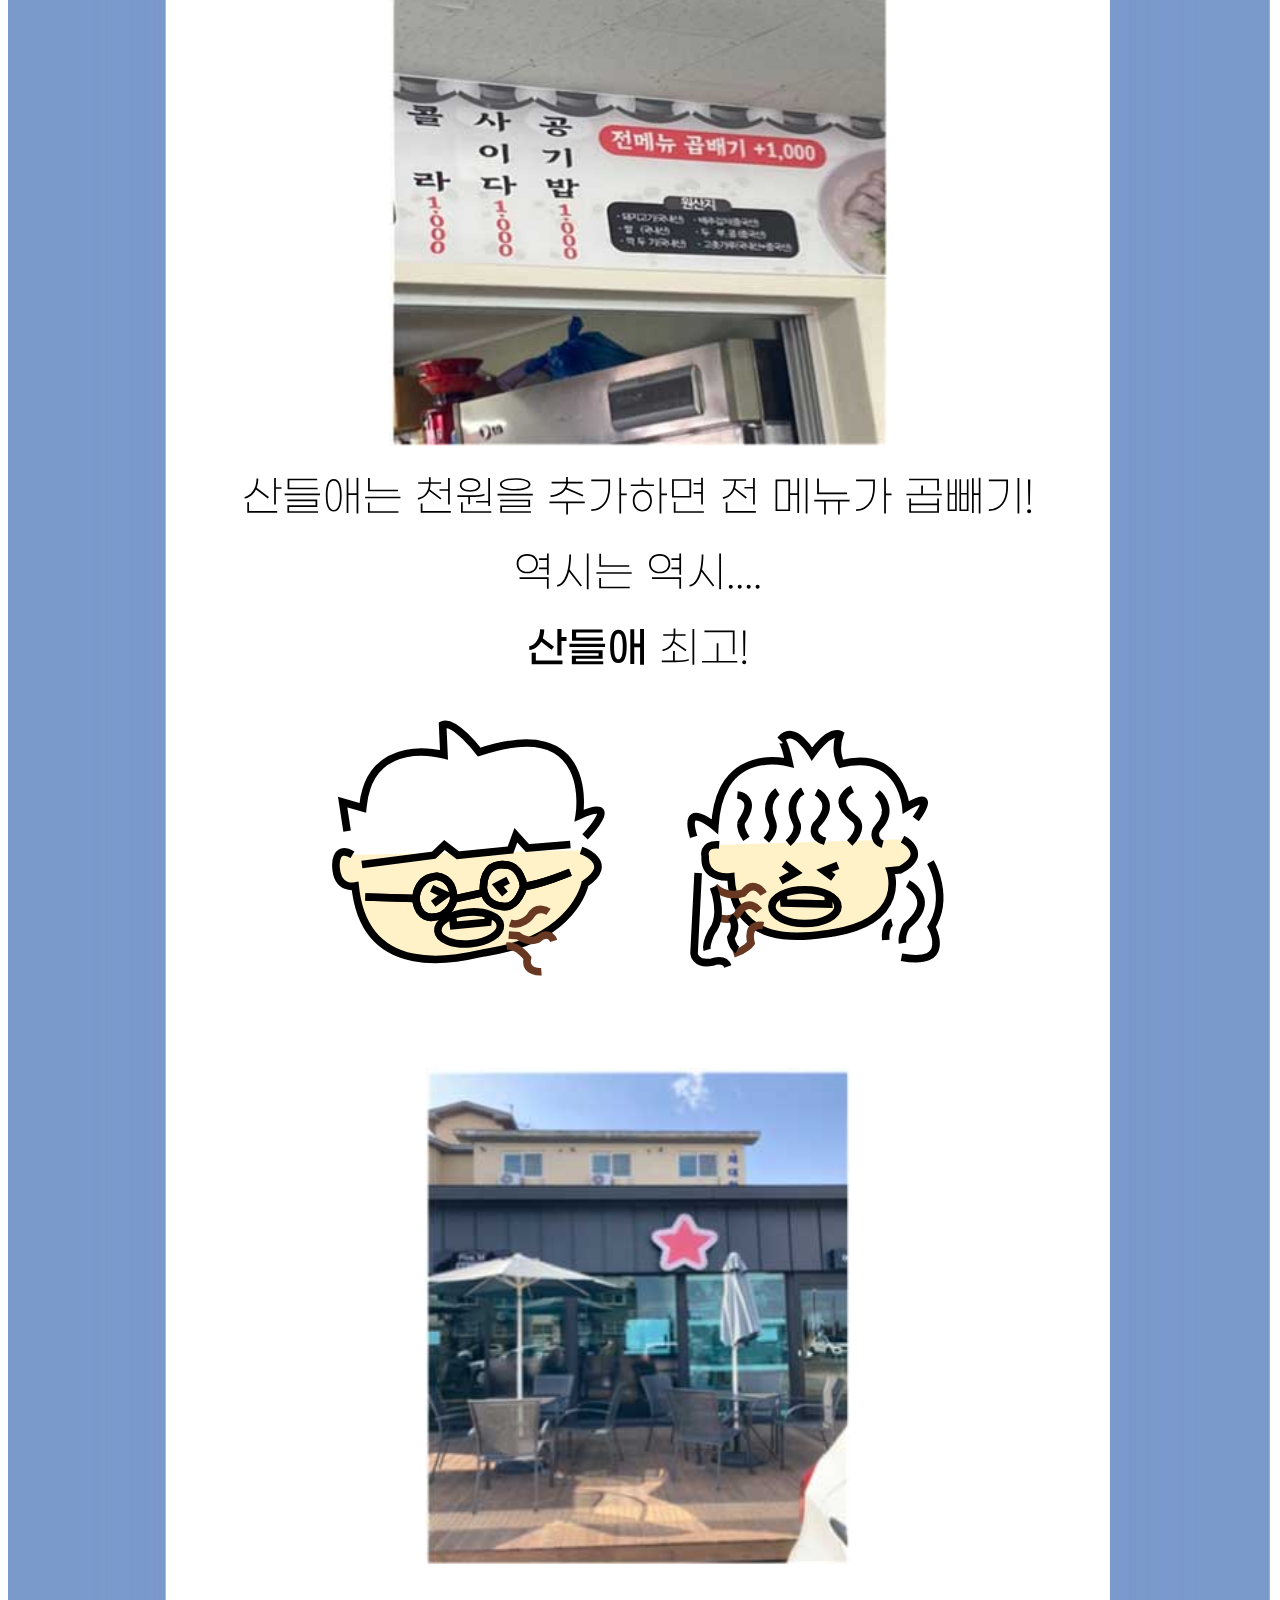
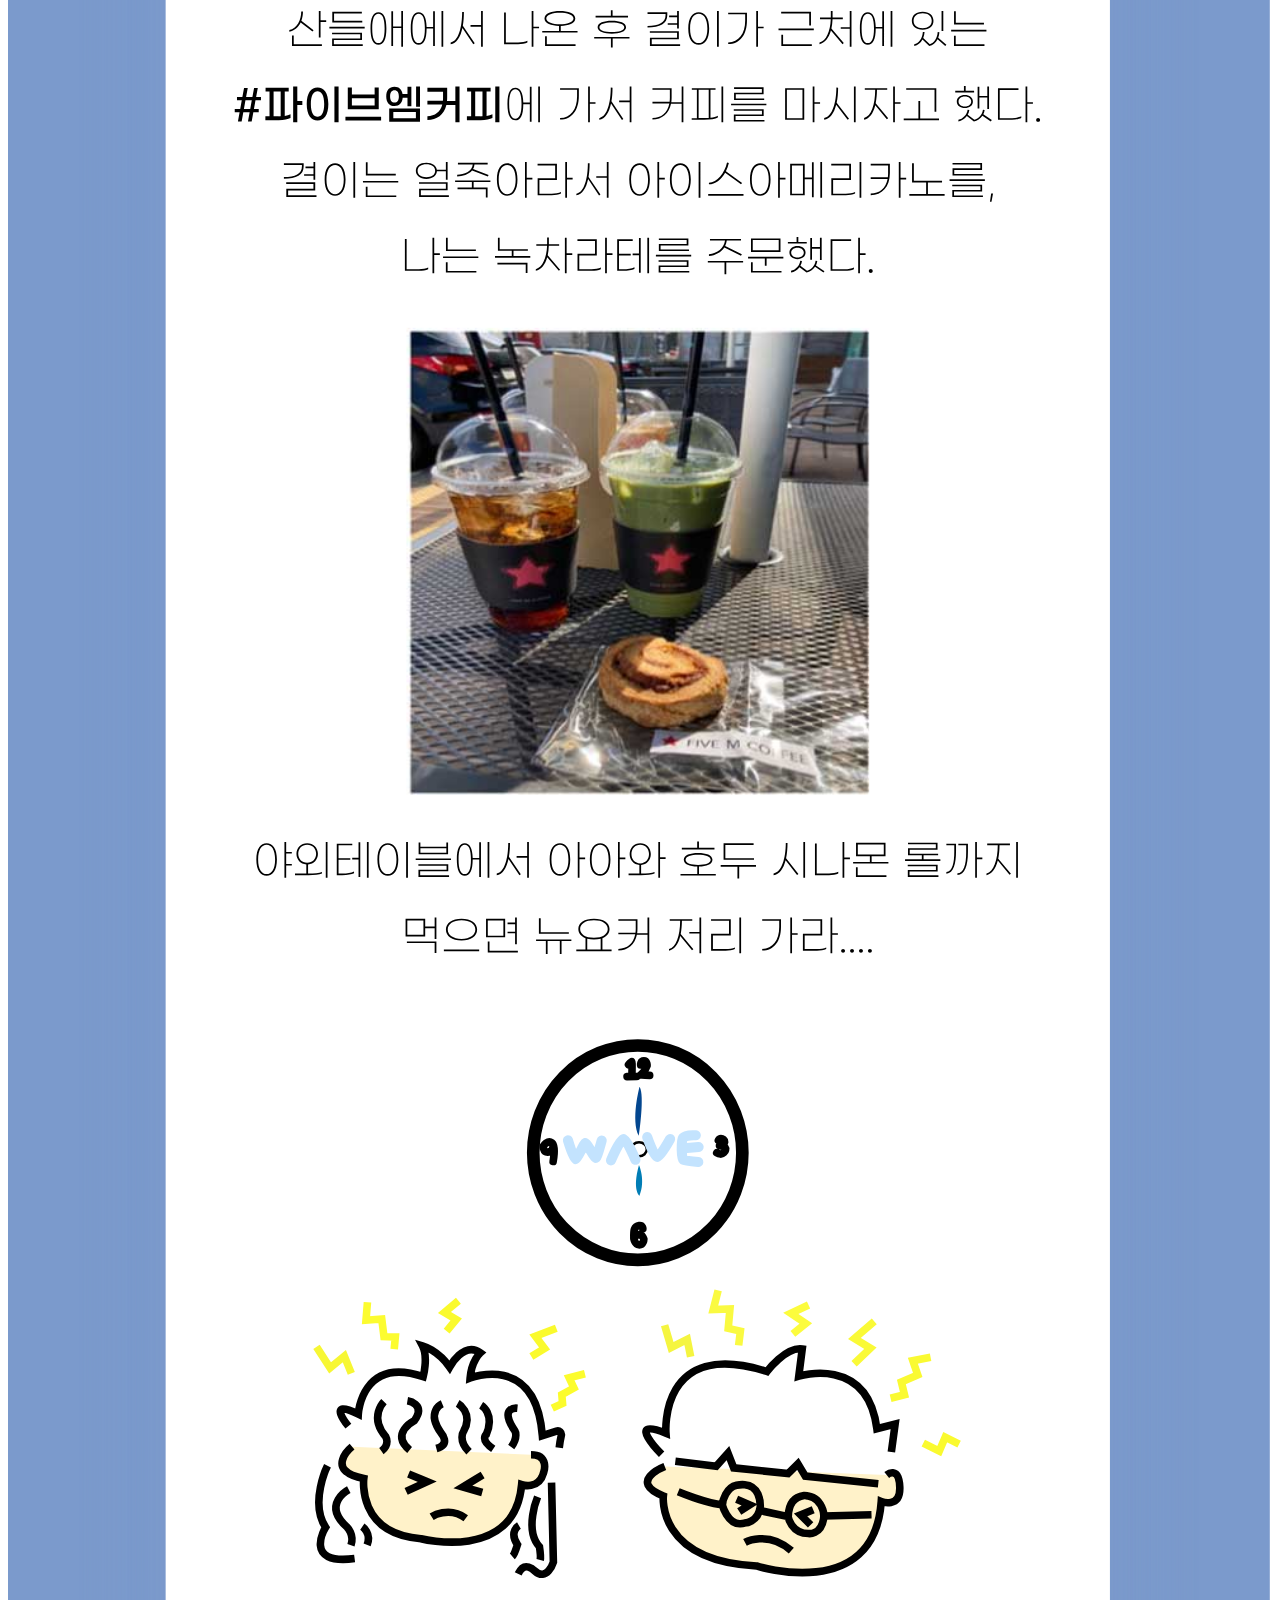
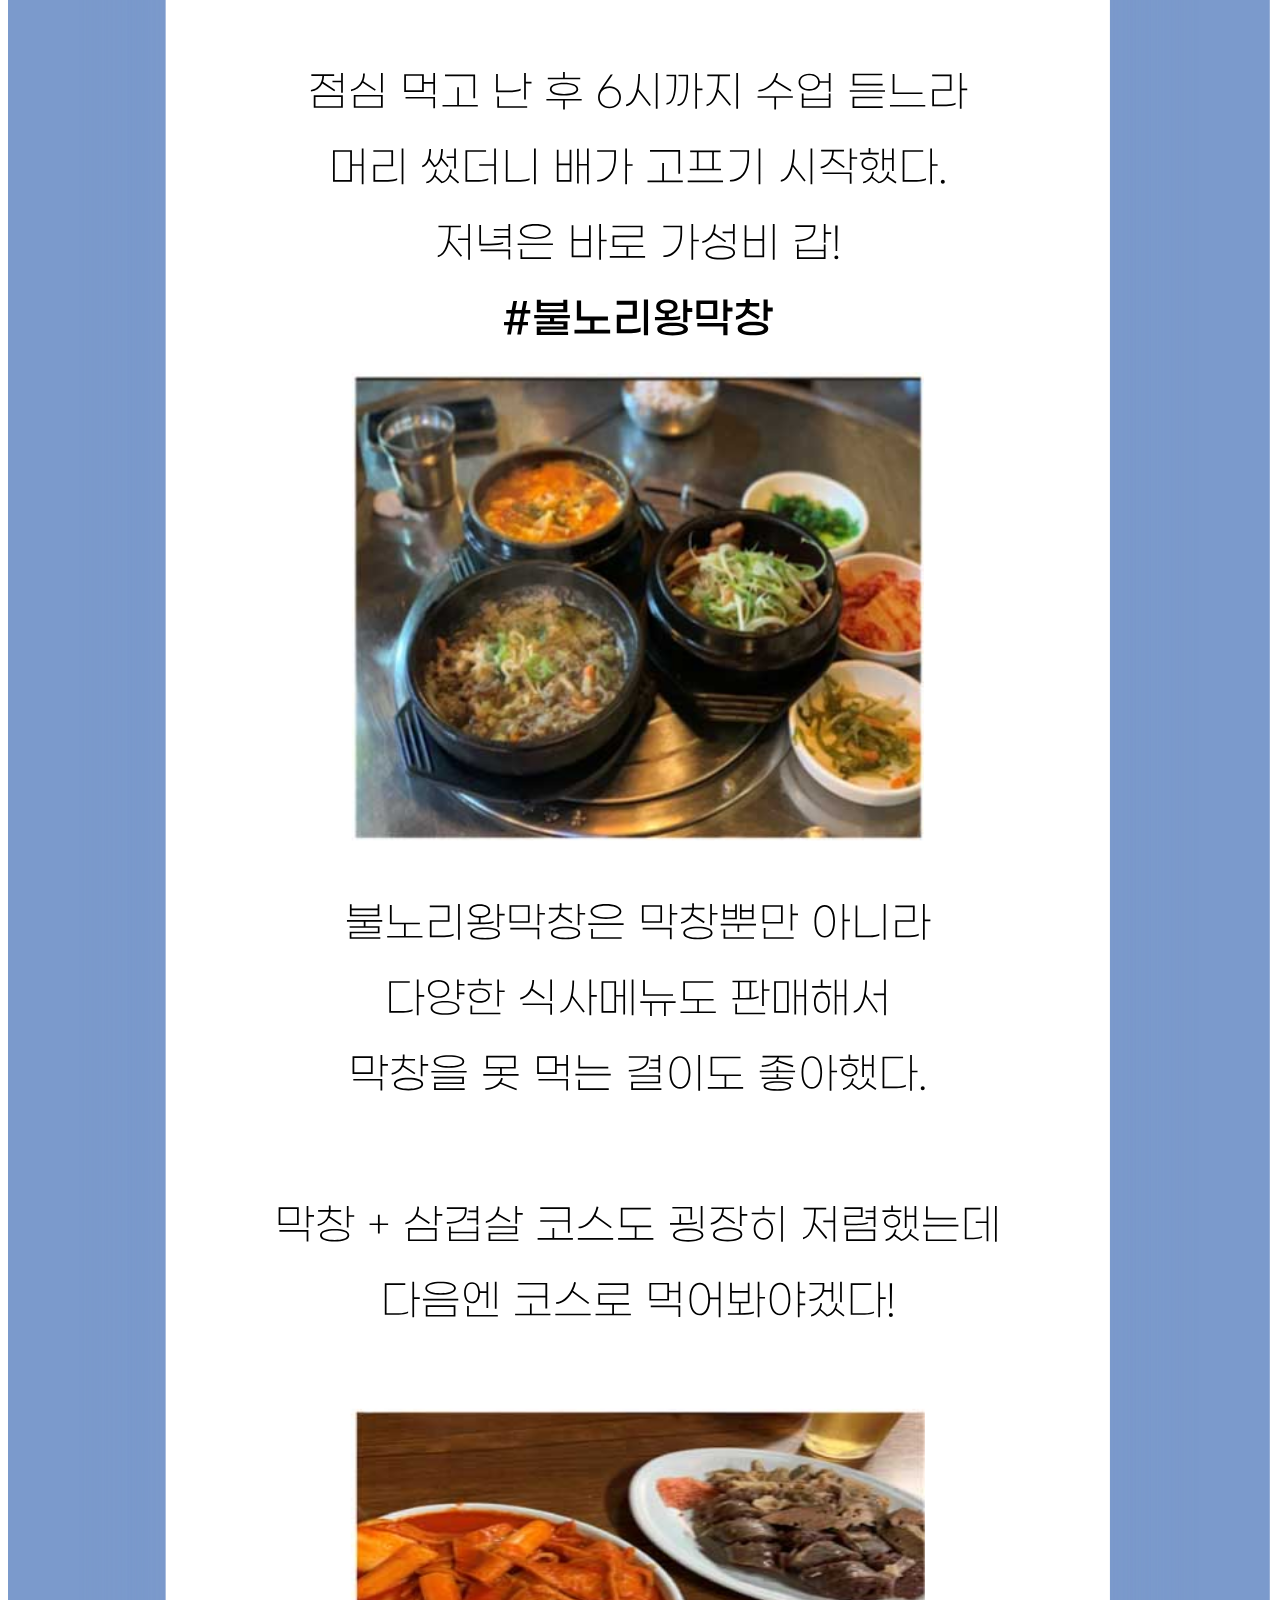
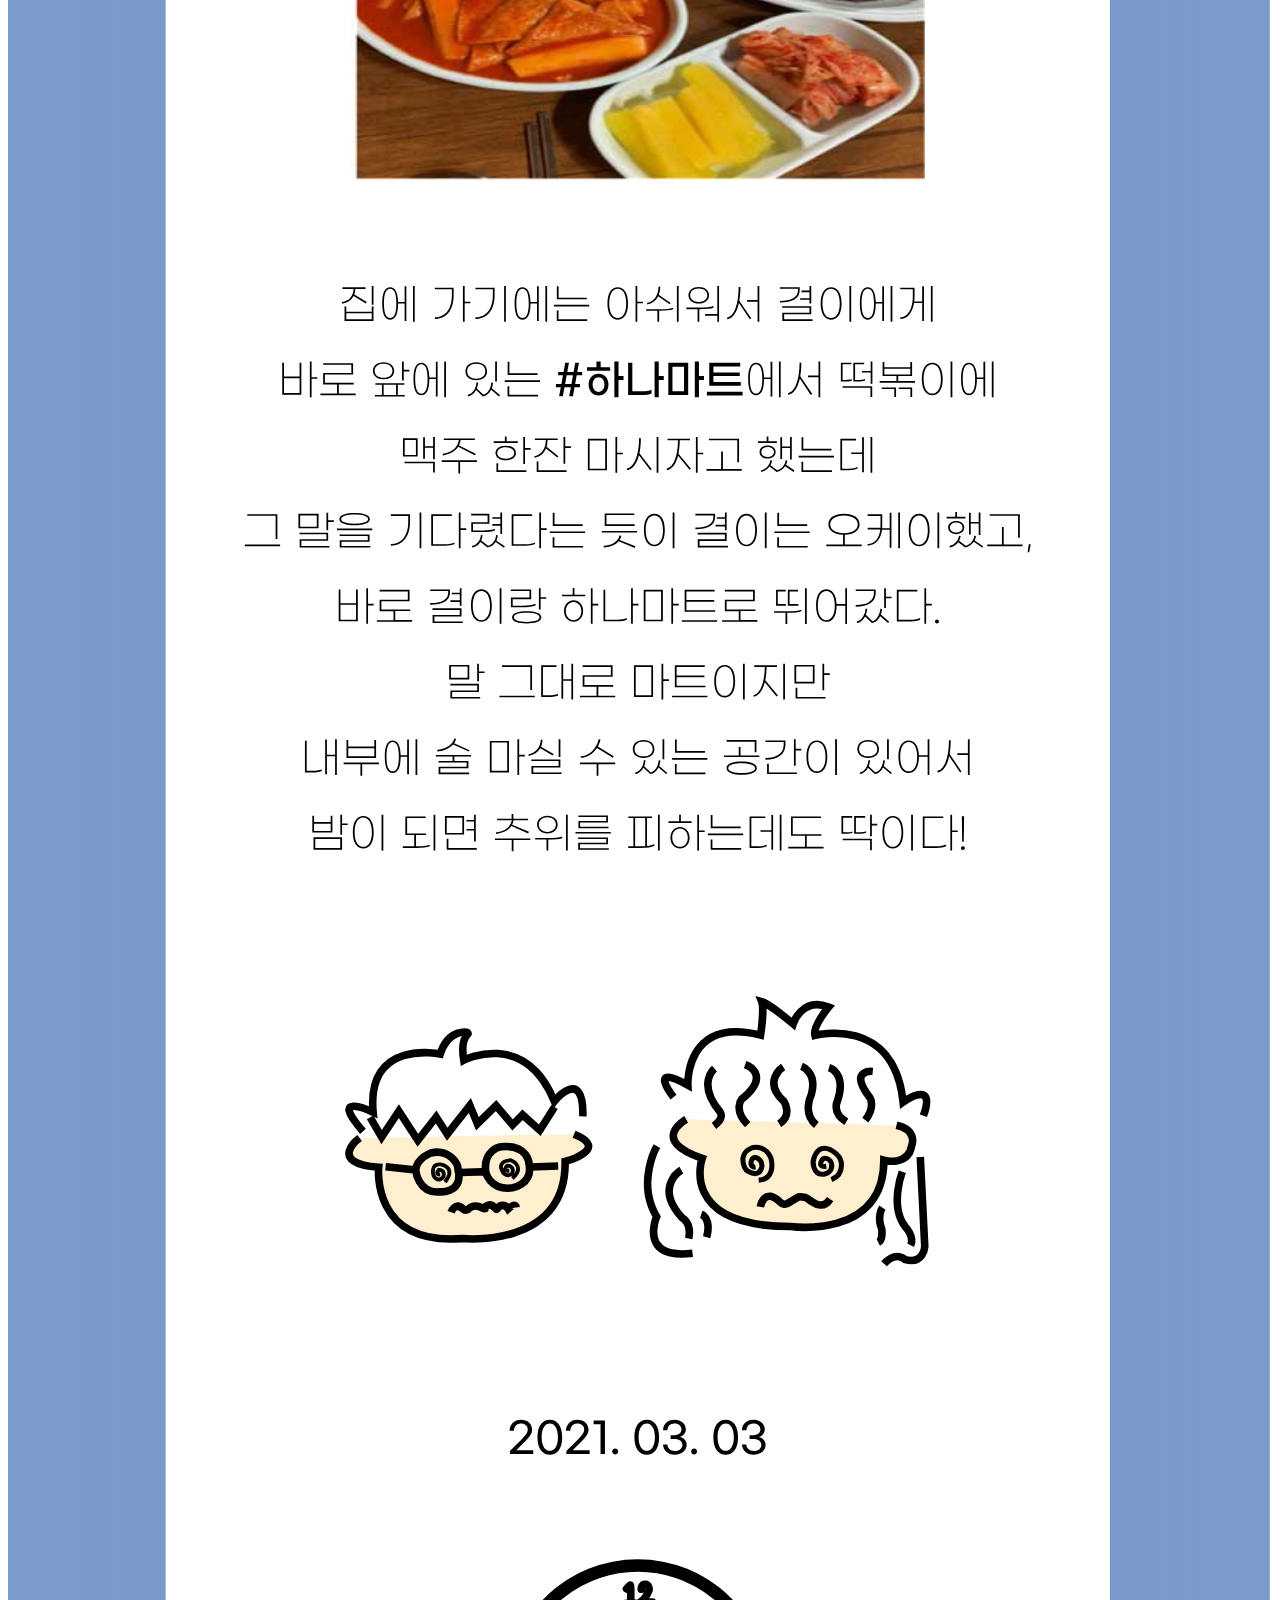
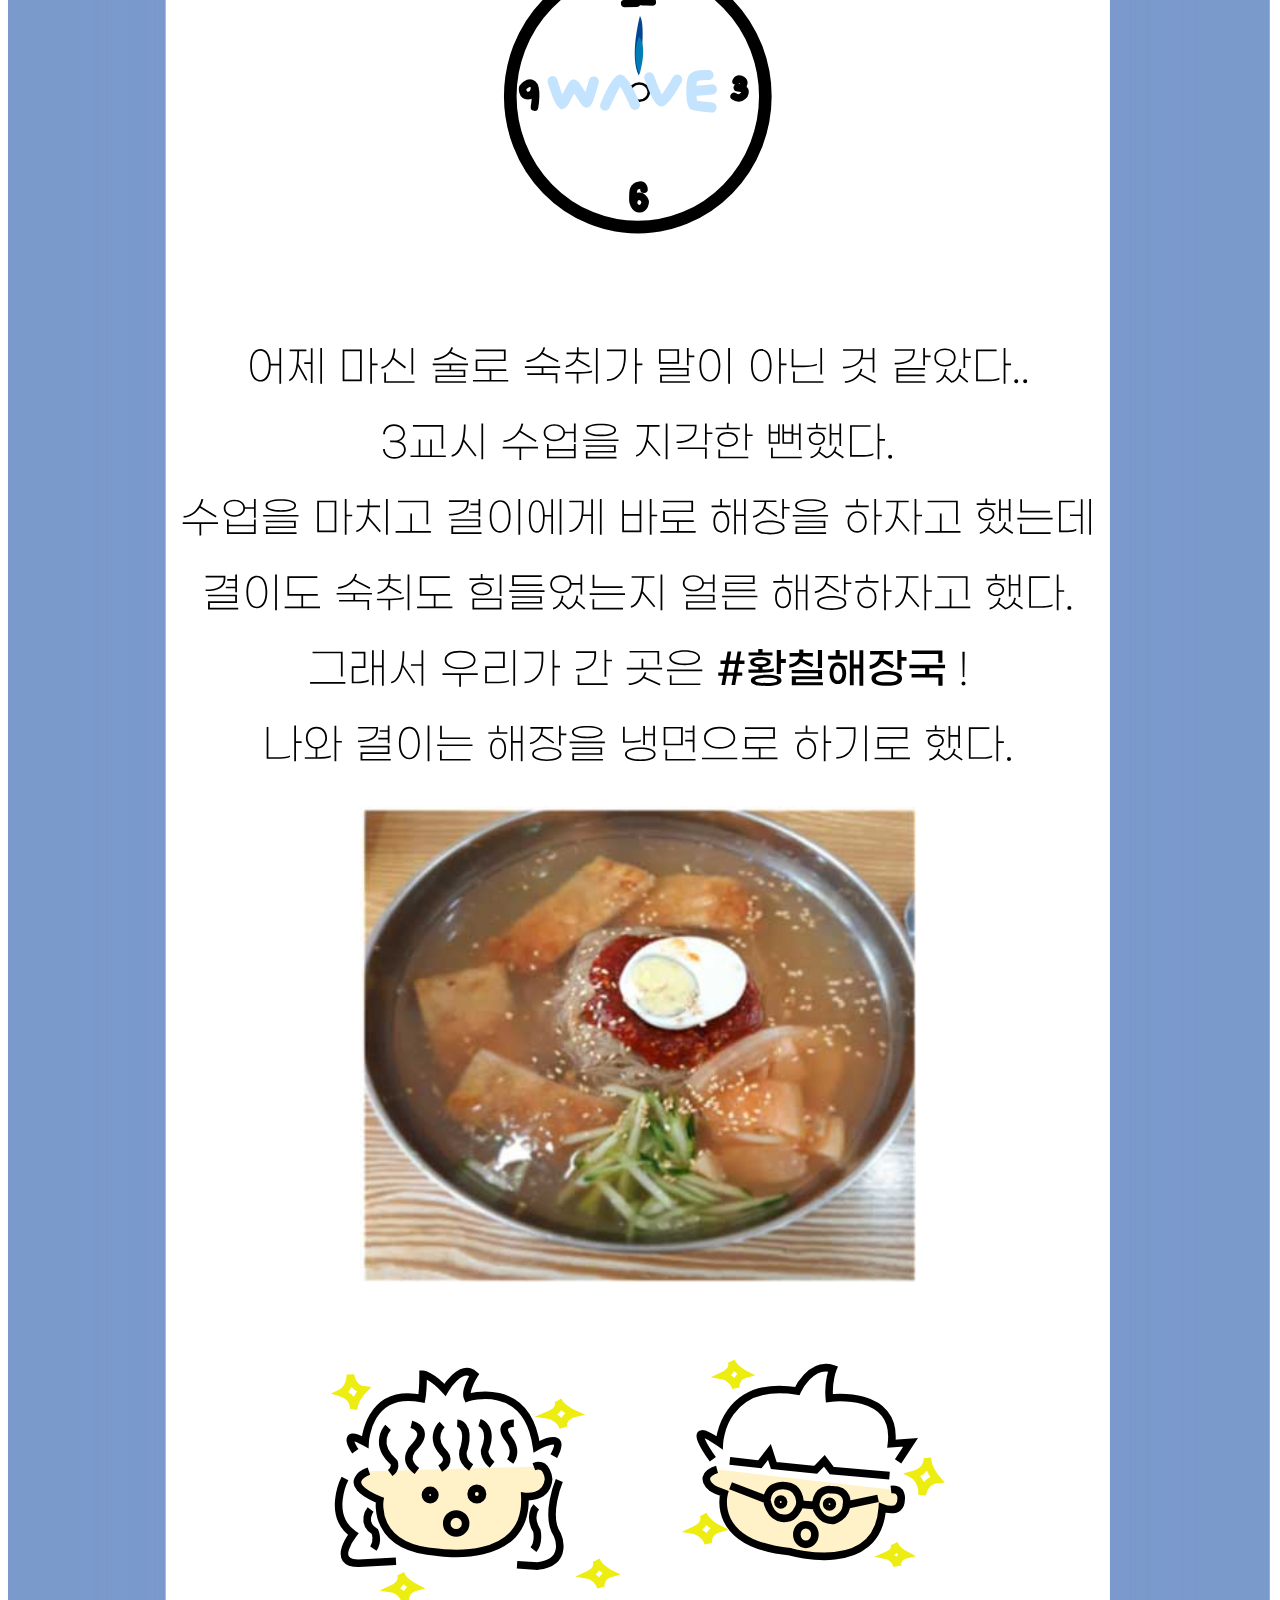
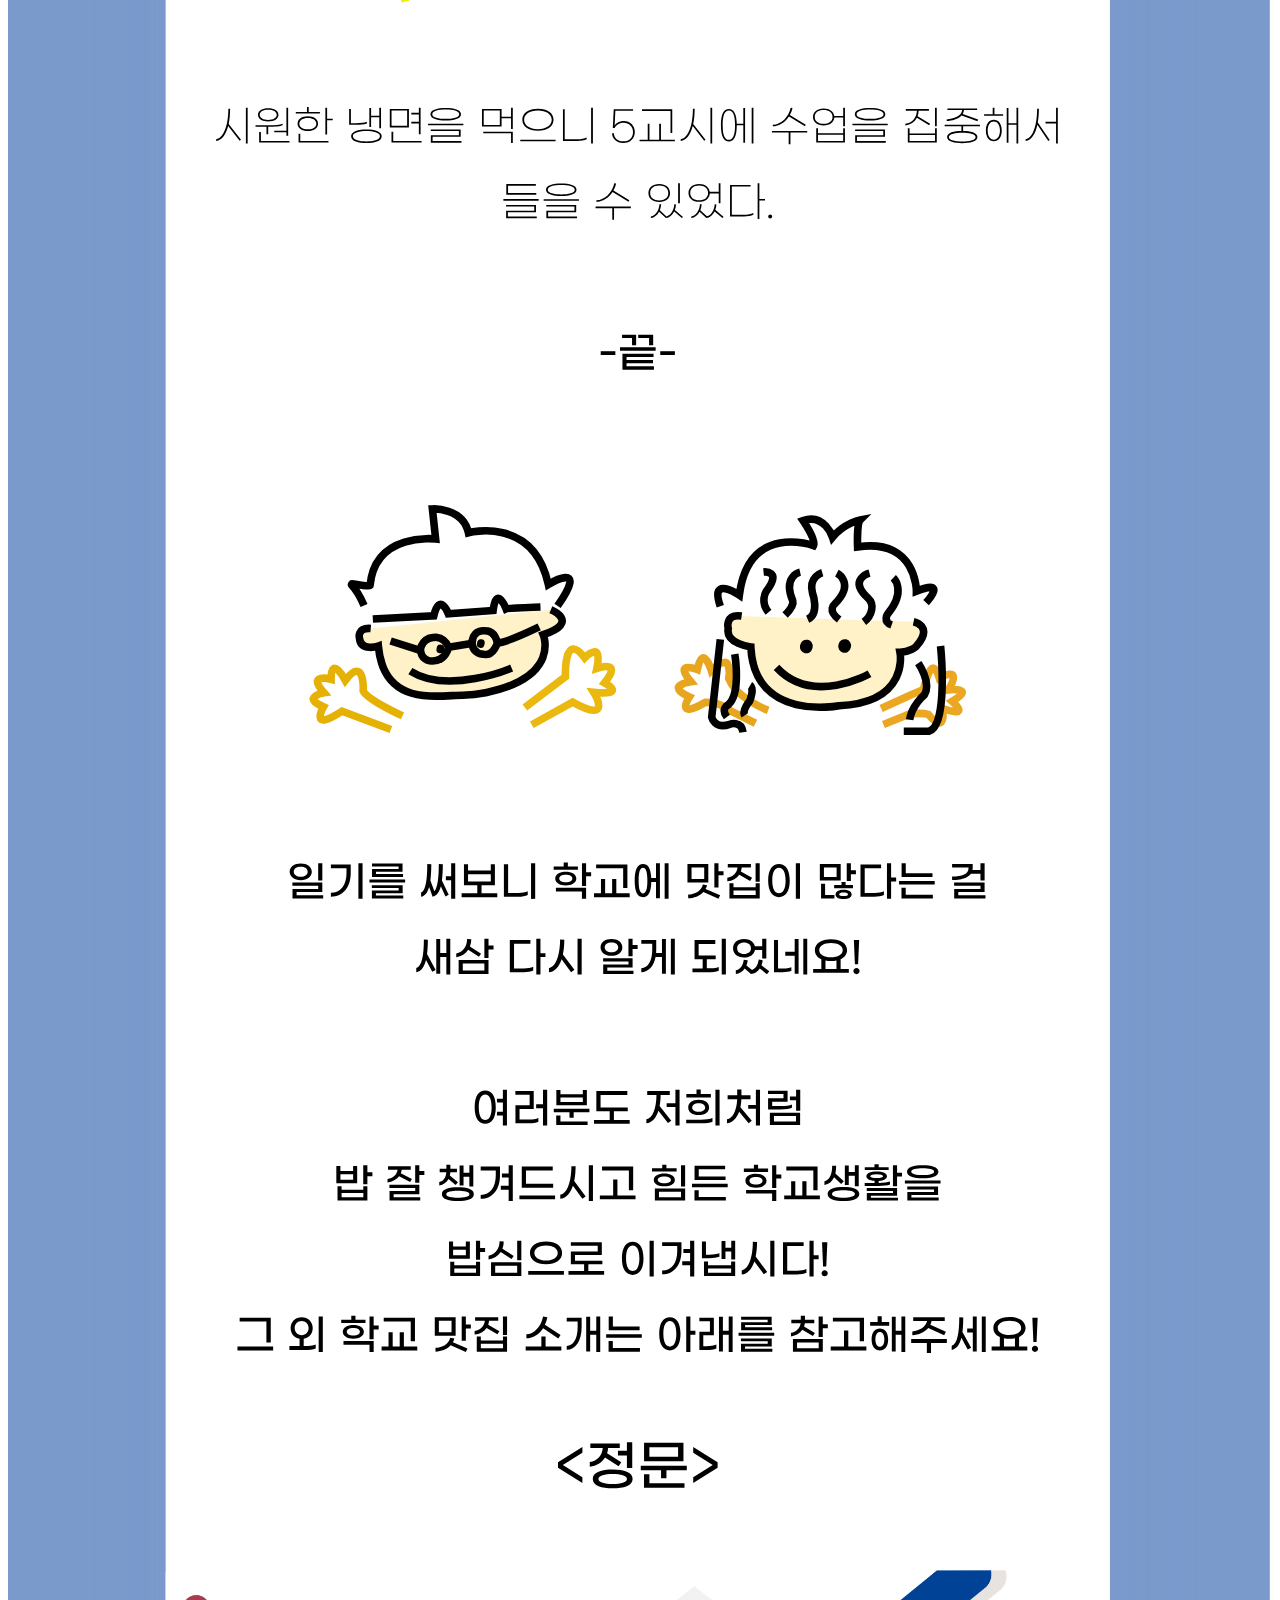
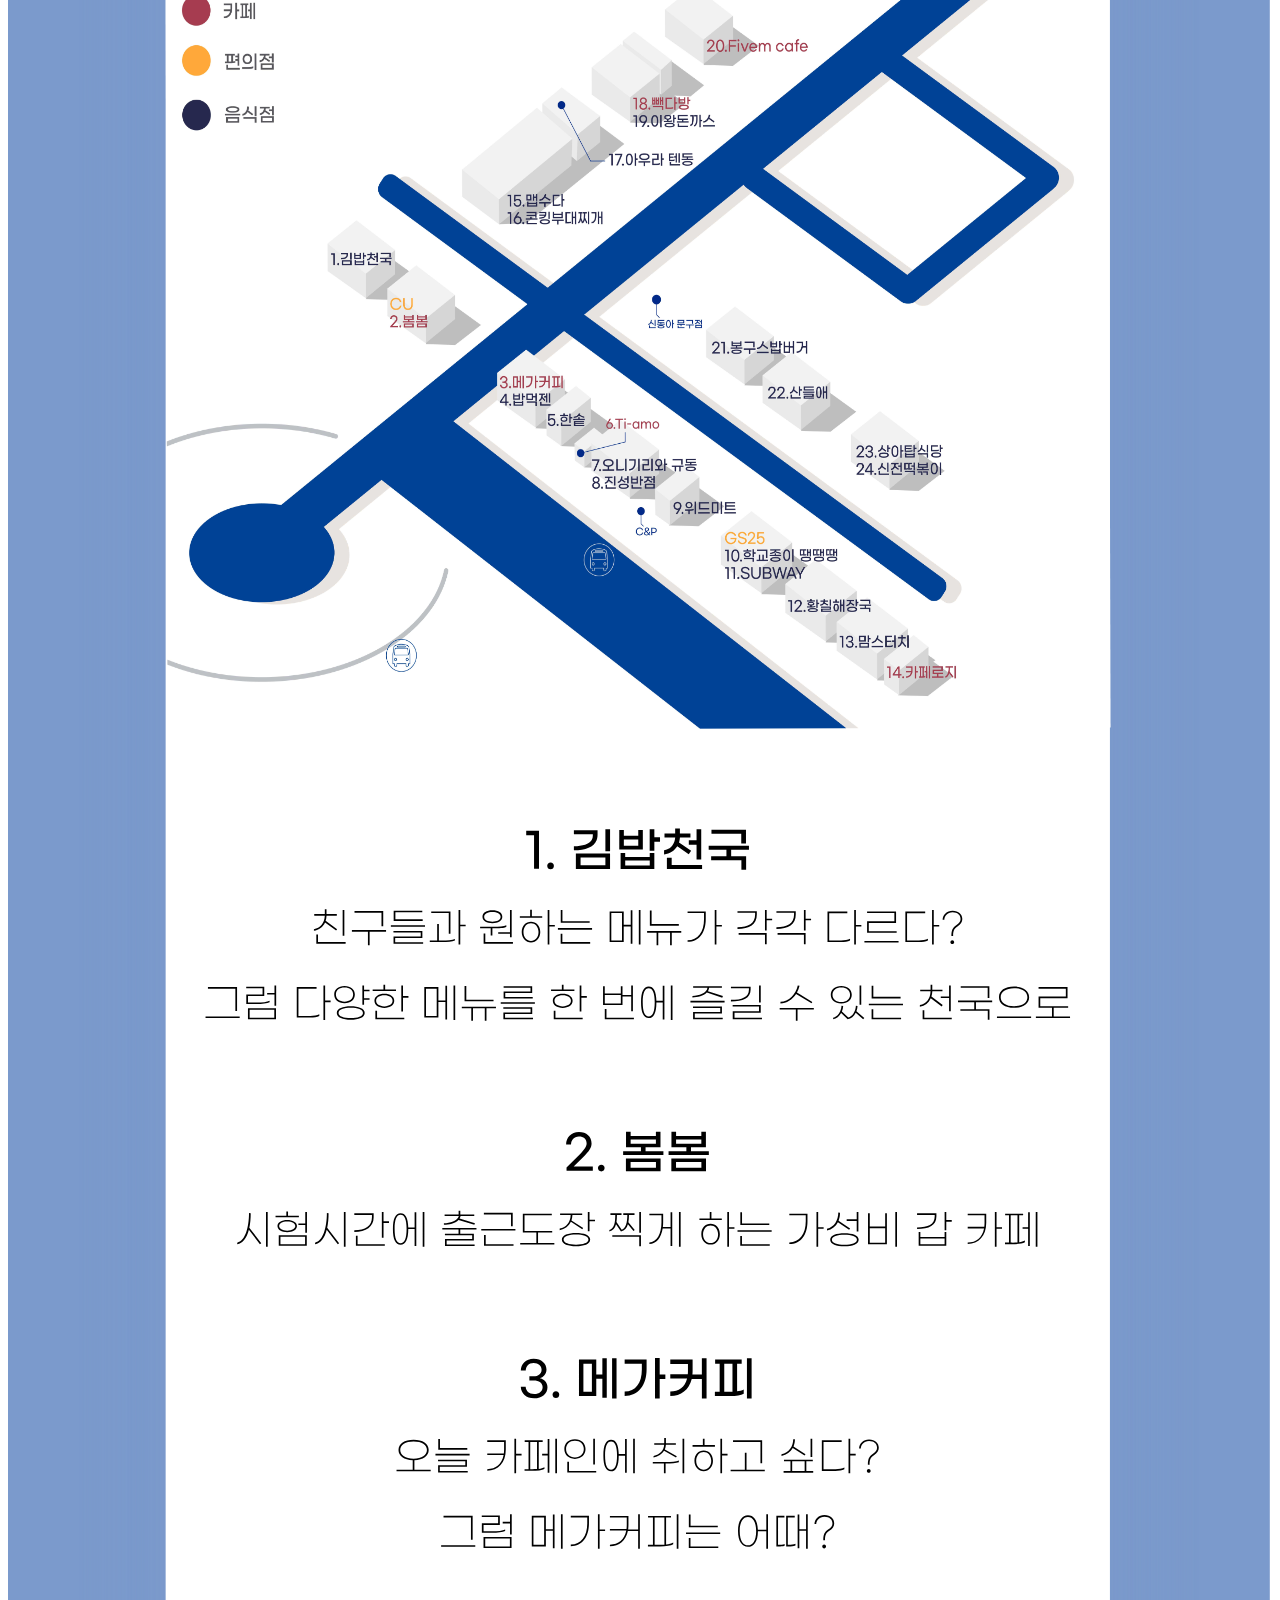
<file: info/5.html>
<!DOCTYPE html>
<html lang="en">
<head>
    <meta charset="UTF-8">
    <meta name="viewport" content="width=device-width, initial-scale=1.0">
    <link href="./infoCss.css" rel="stylesheet" media="screen">
    <title>Document</title>
</head>
<body>
    <img src="./infoImg/5. food.svg" alt="">
</body>
</html>
</file>
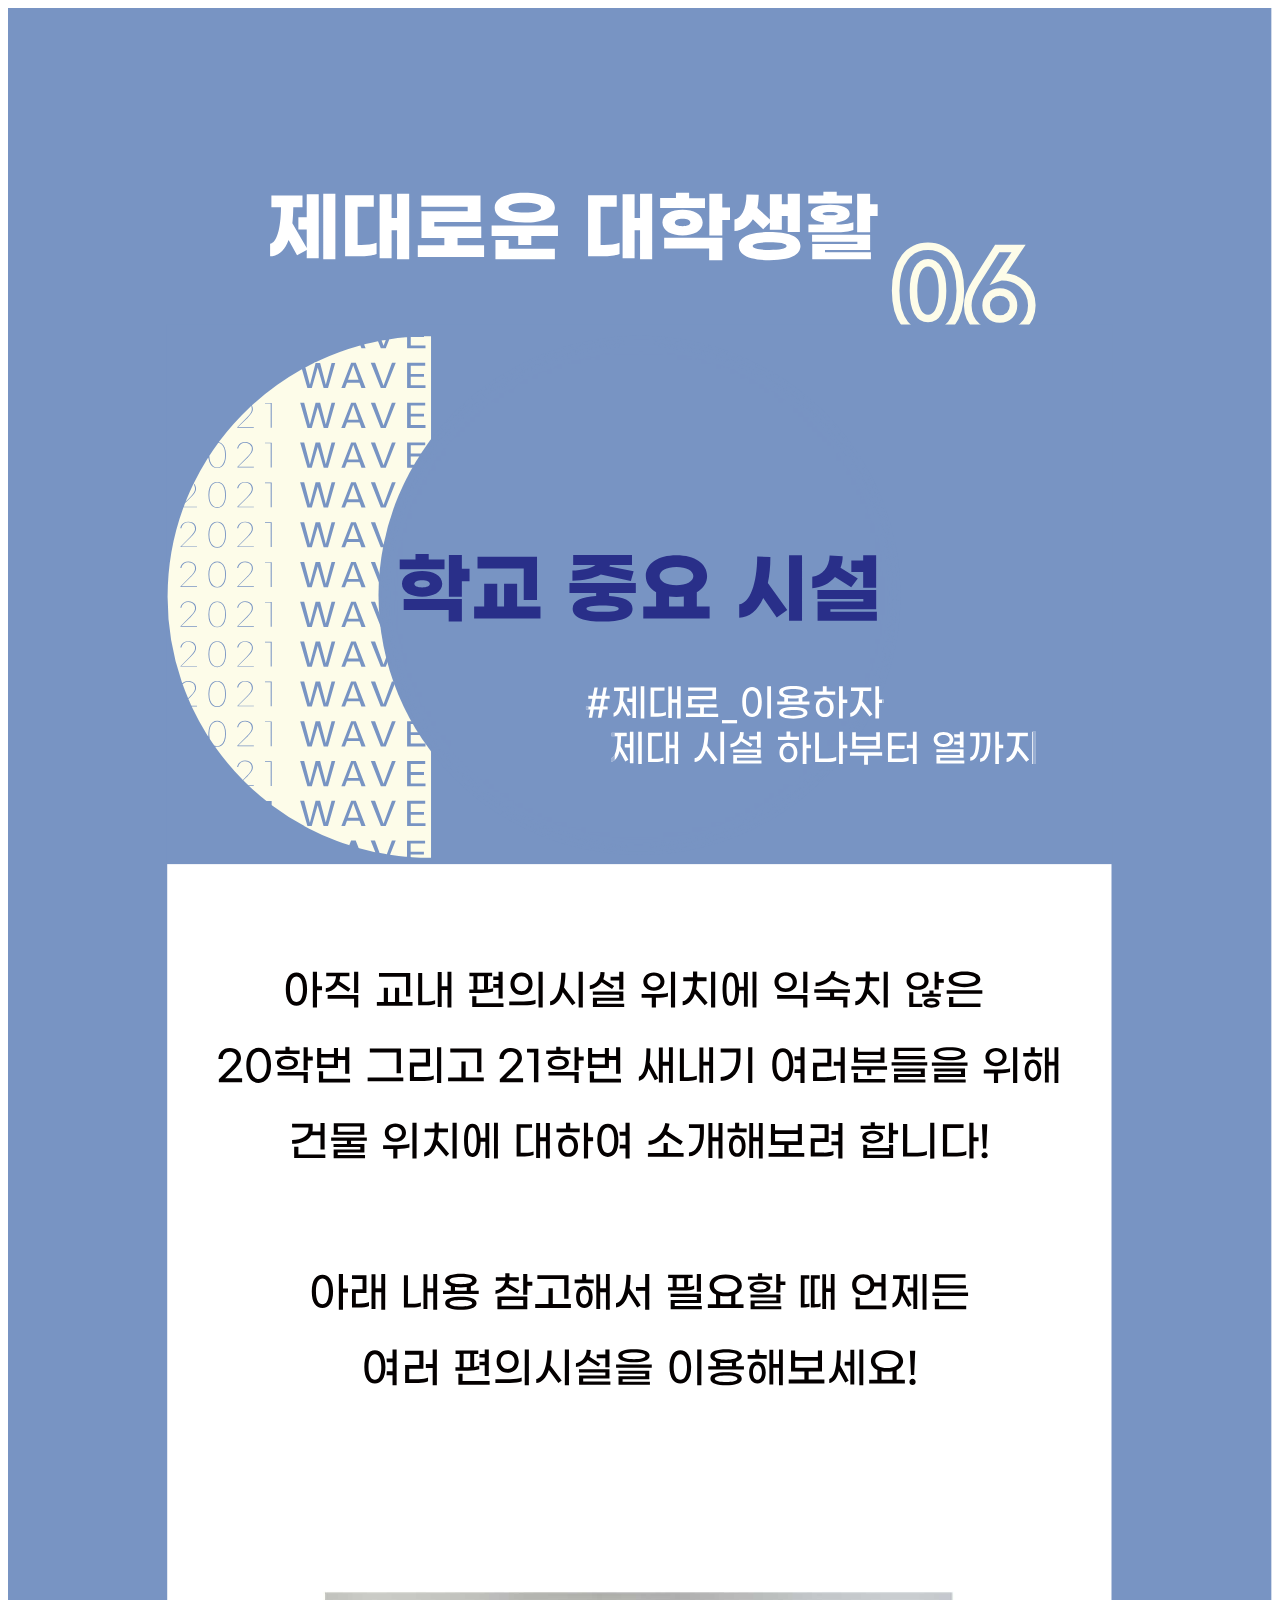
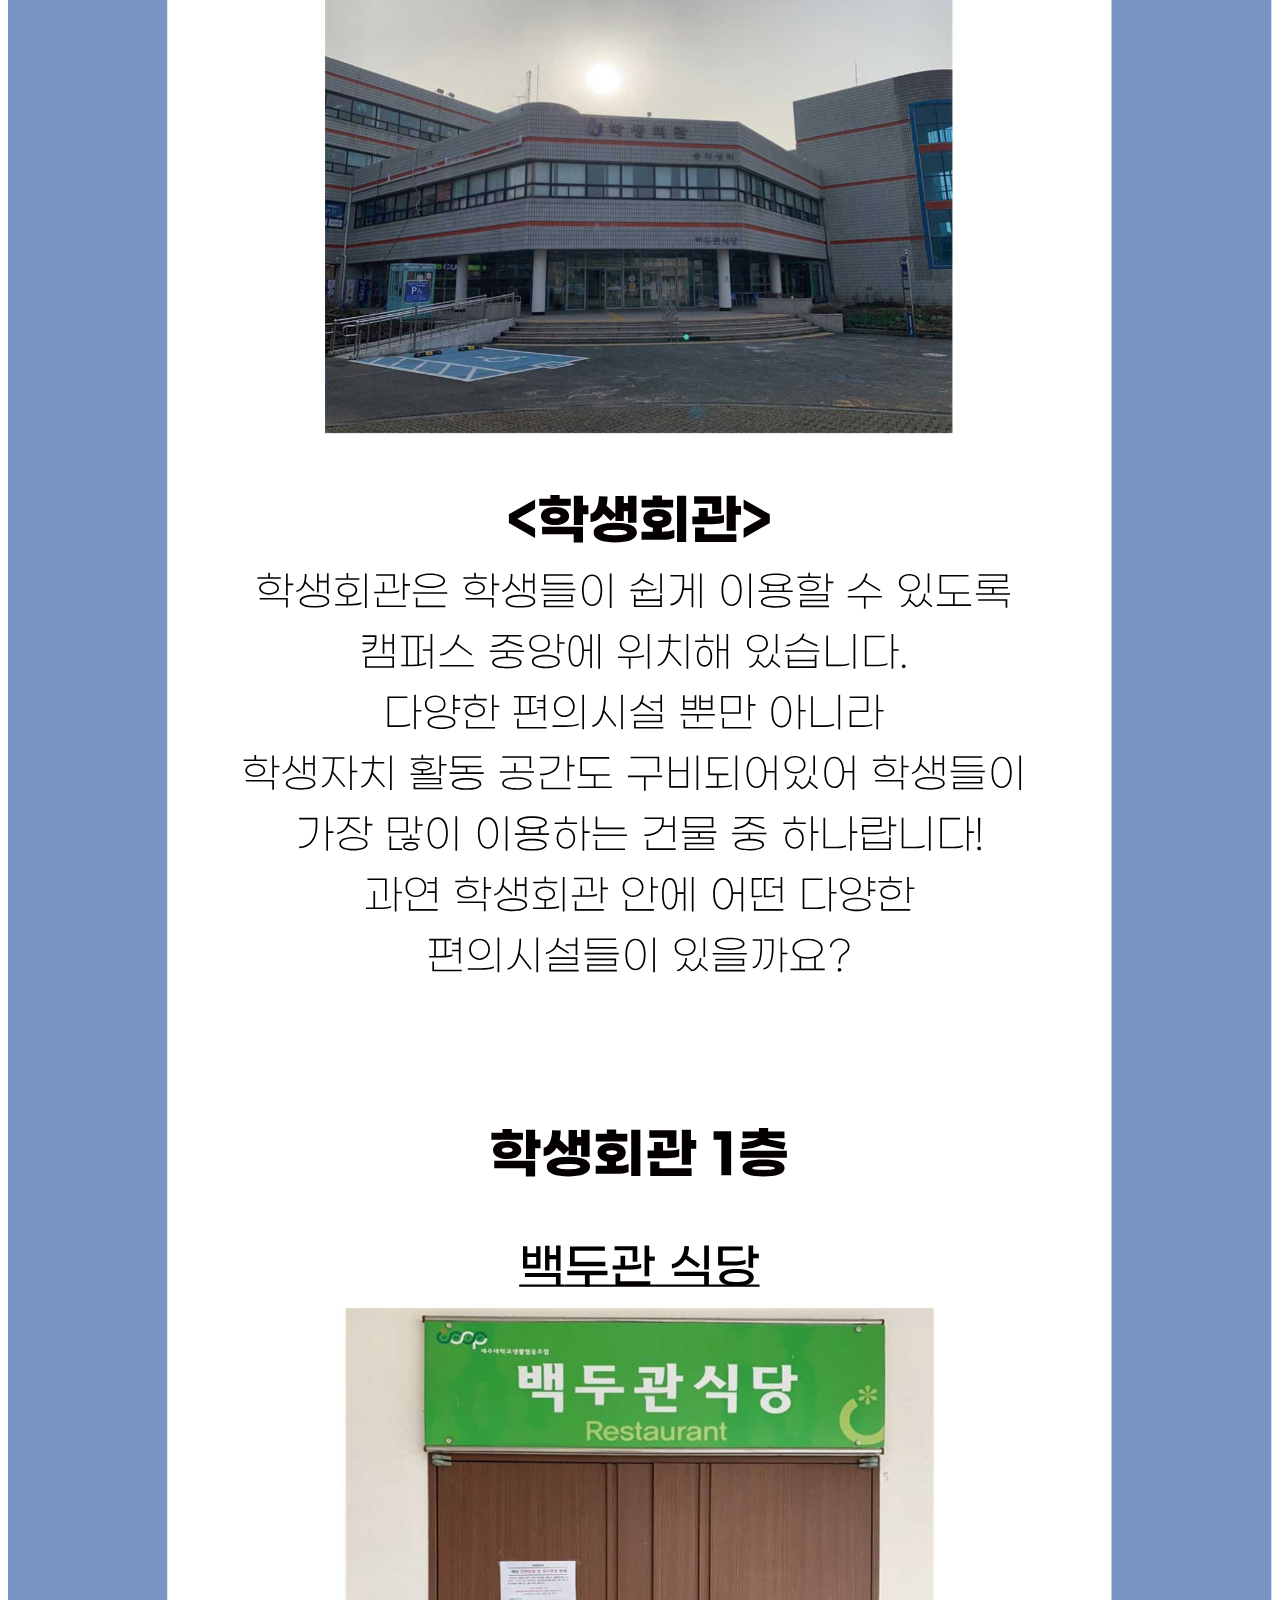
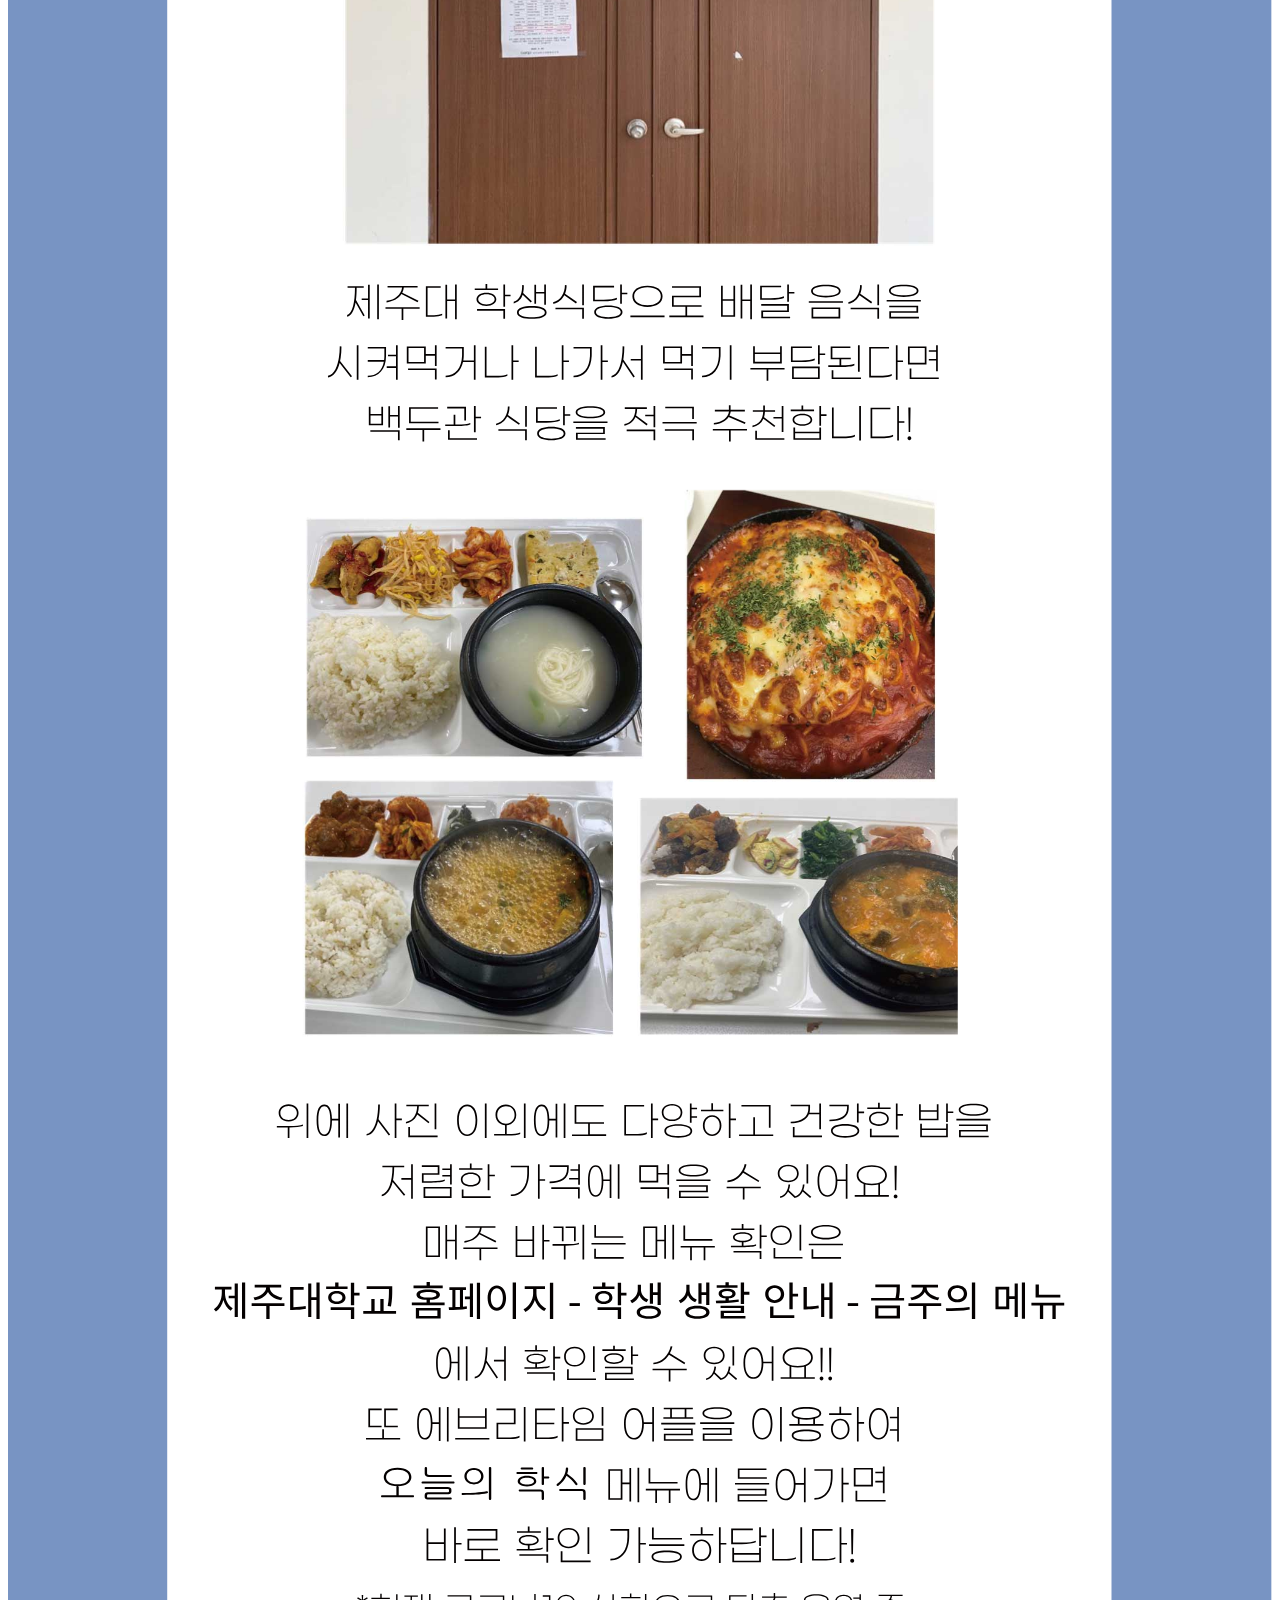
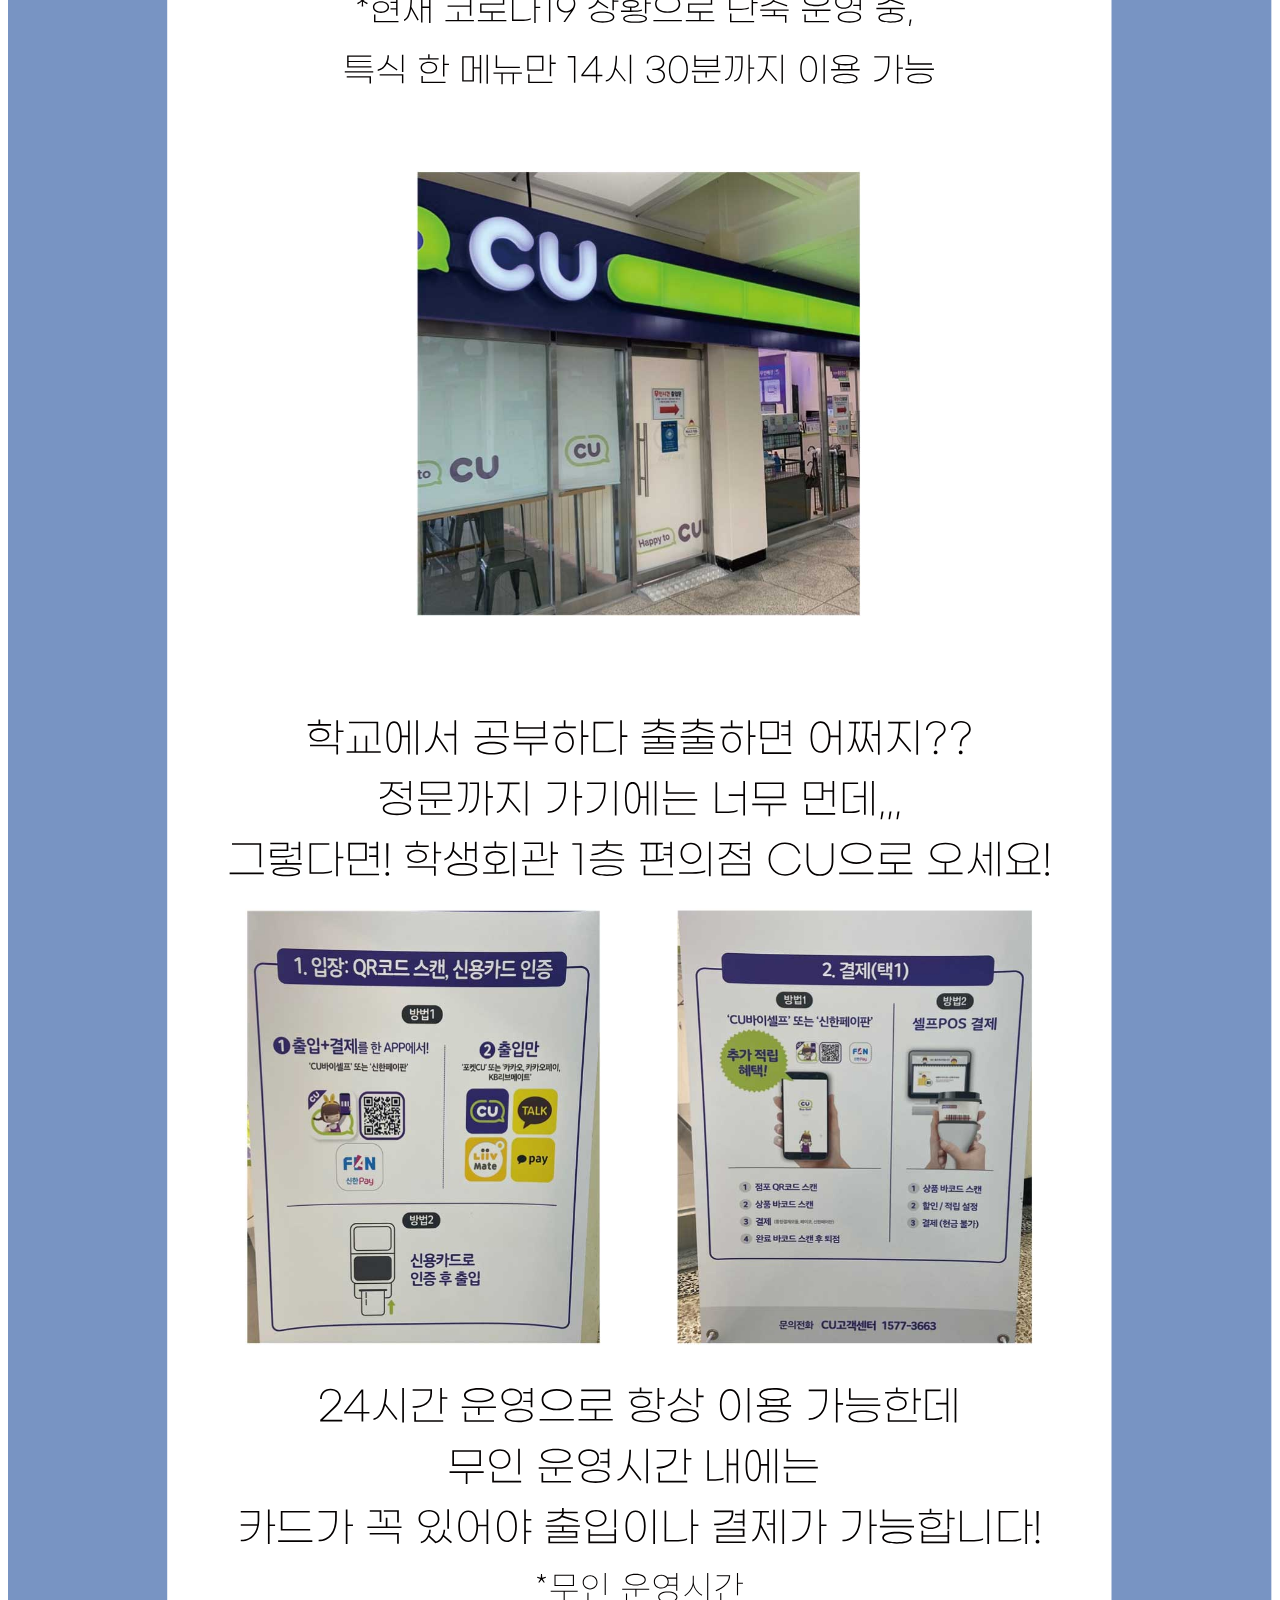
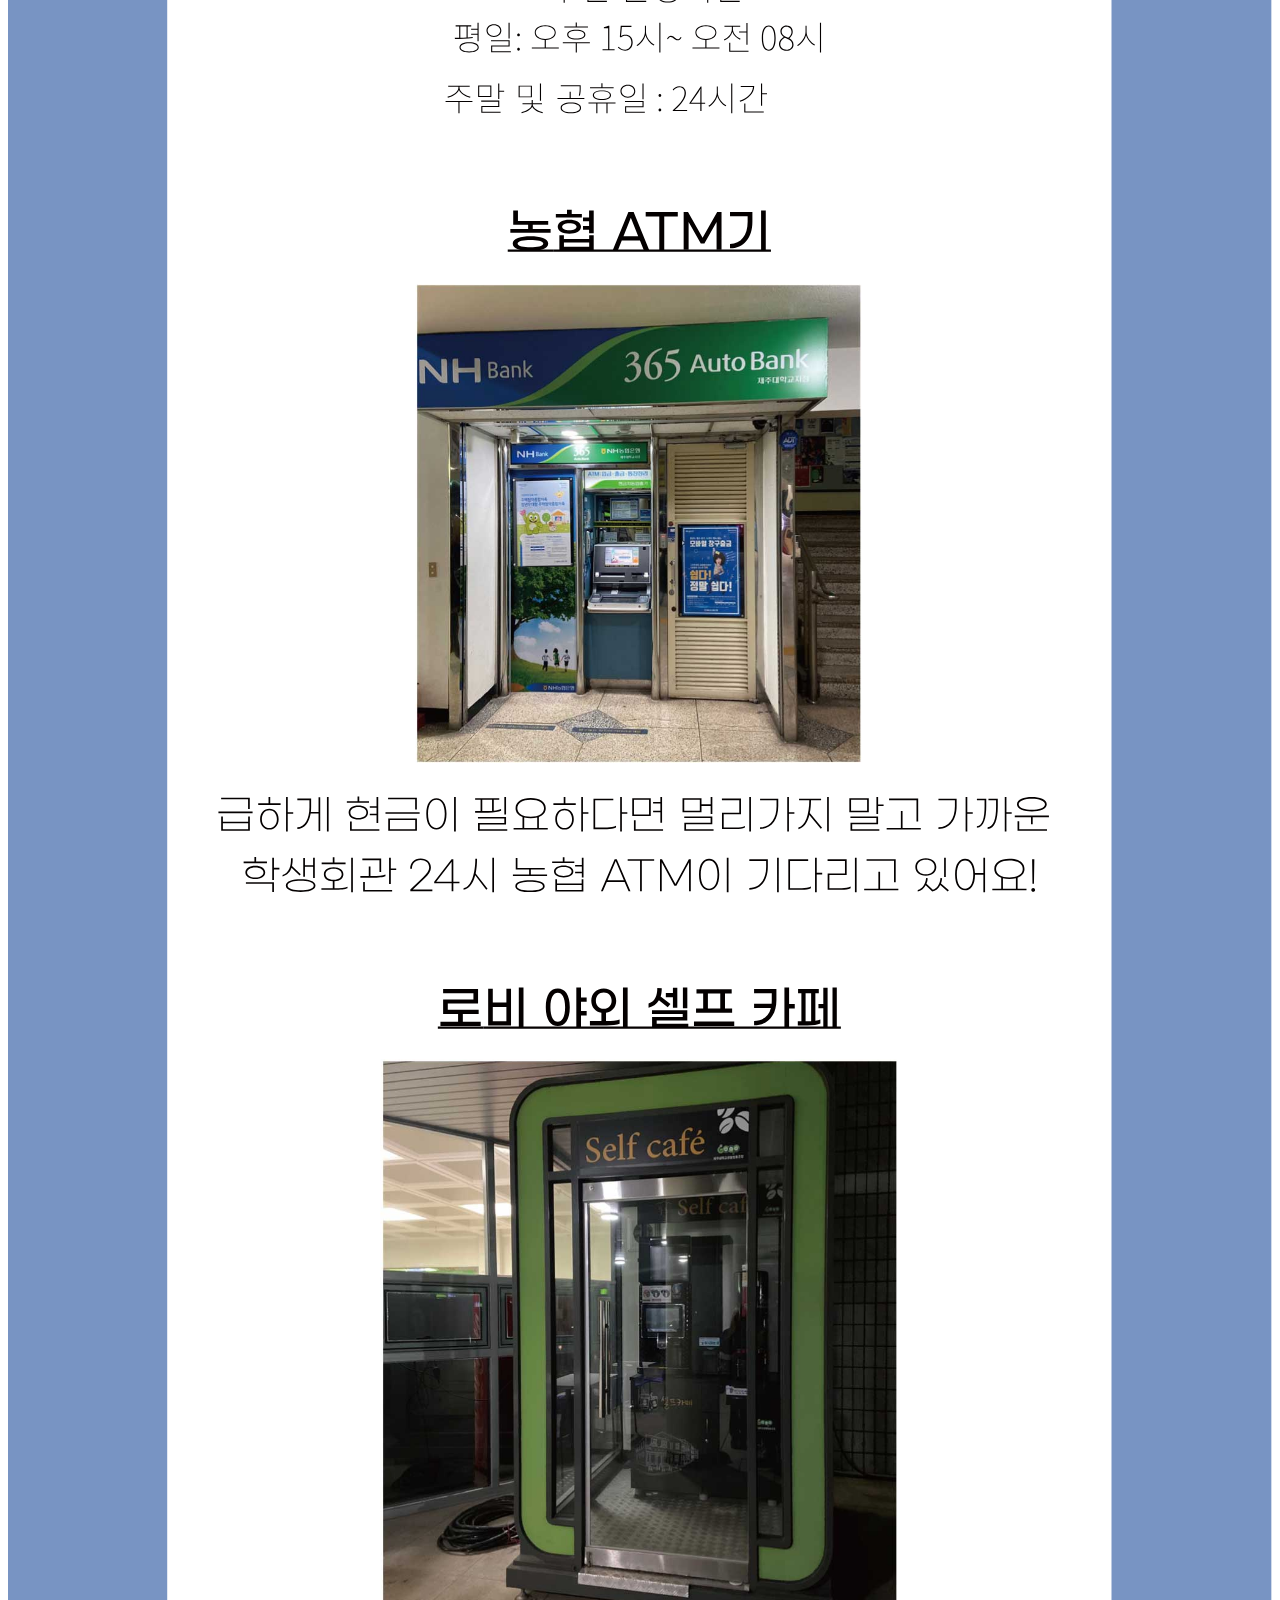
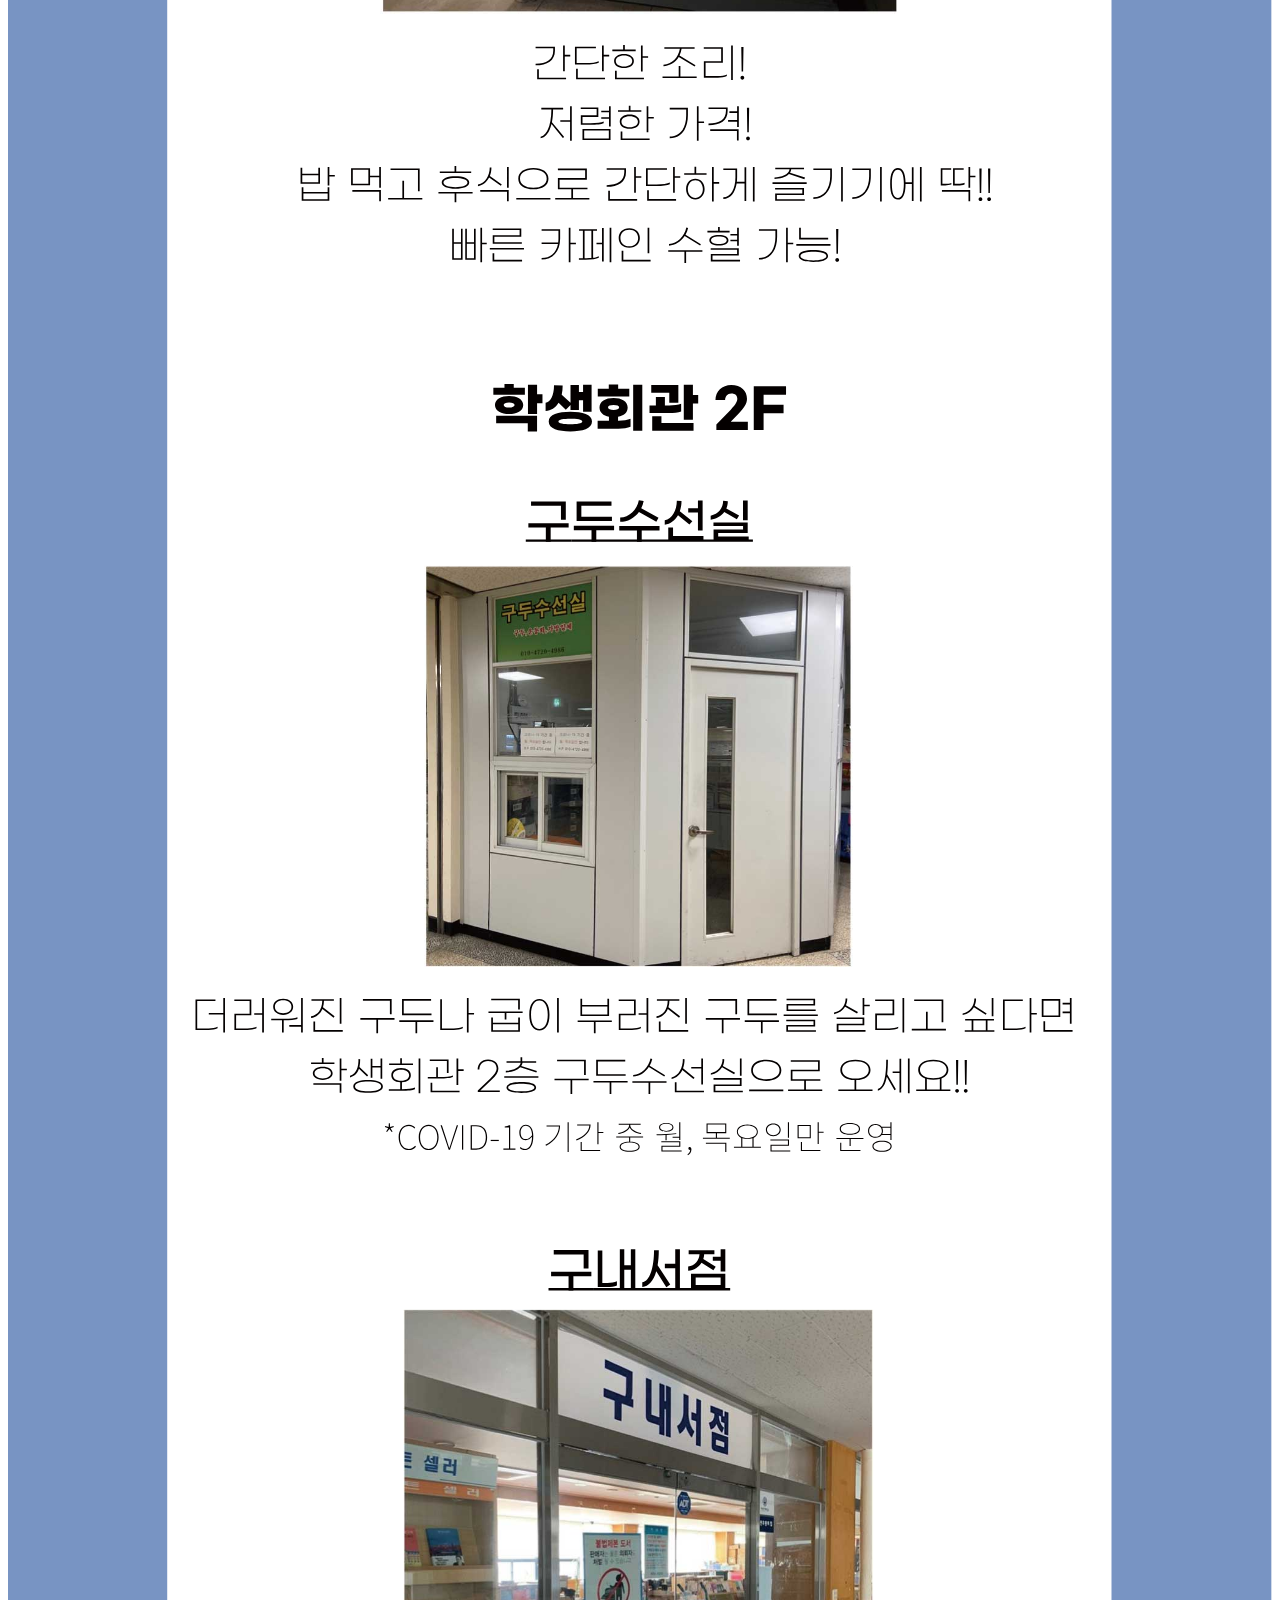
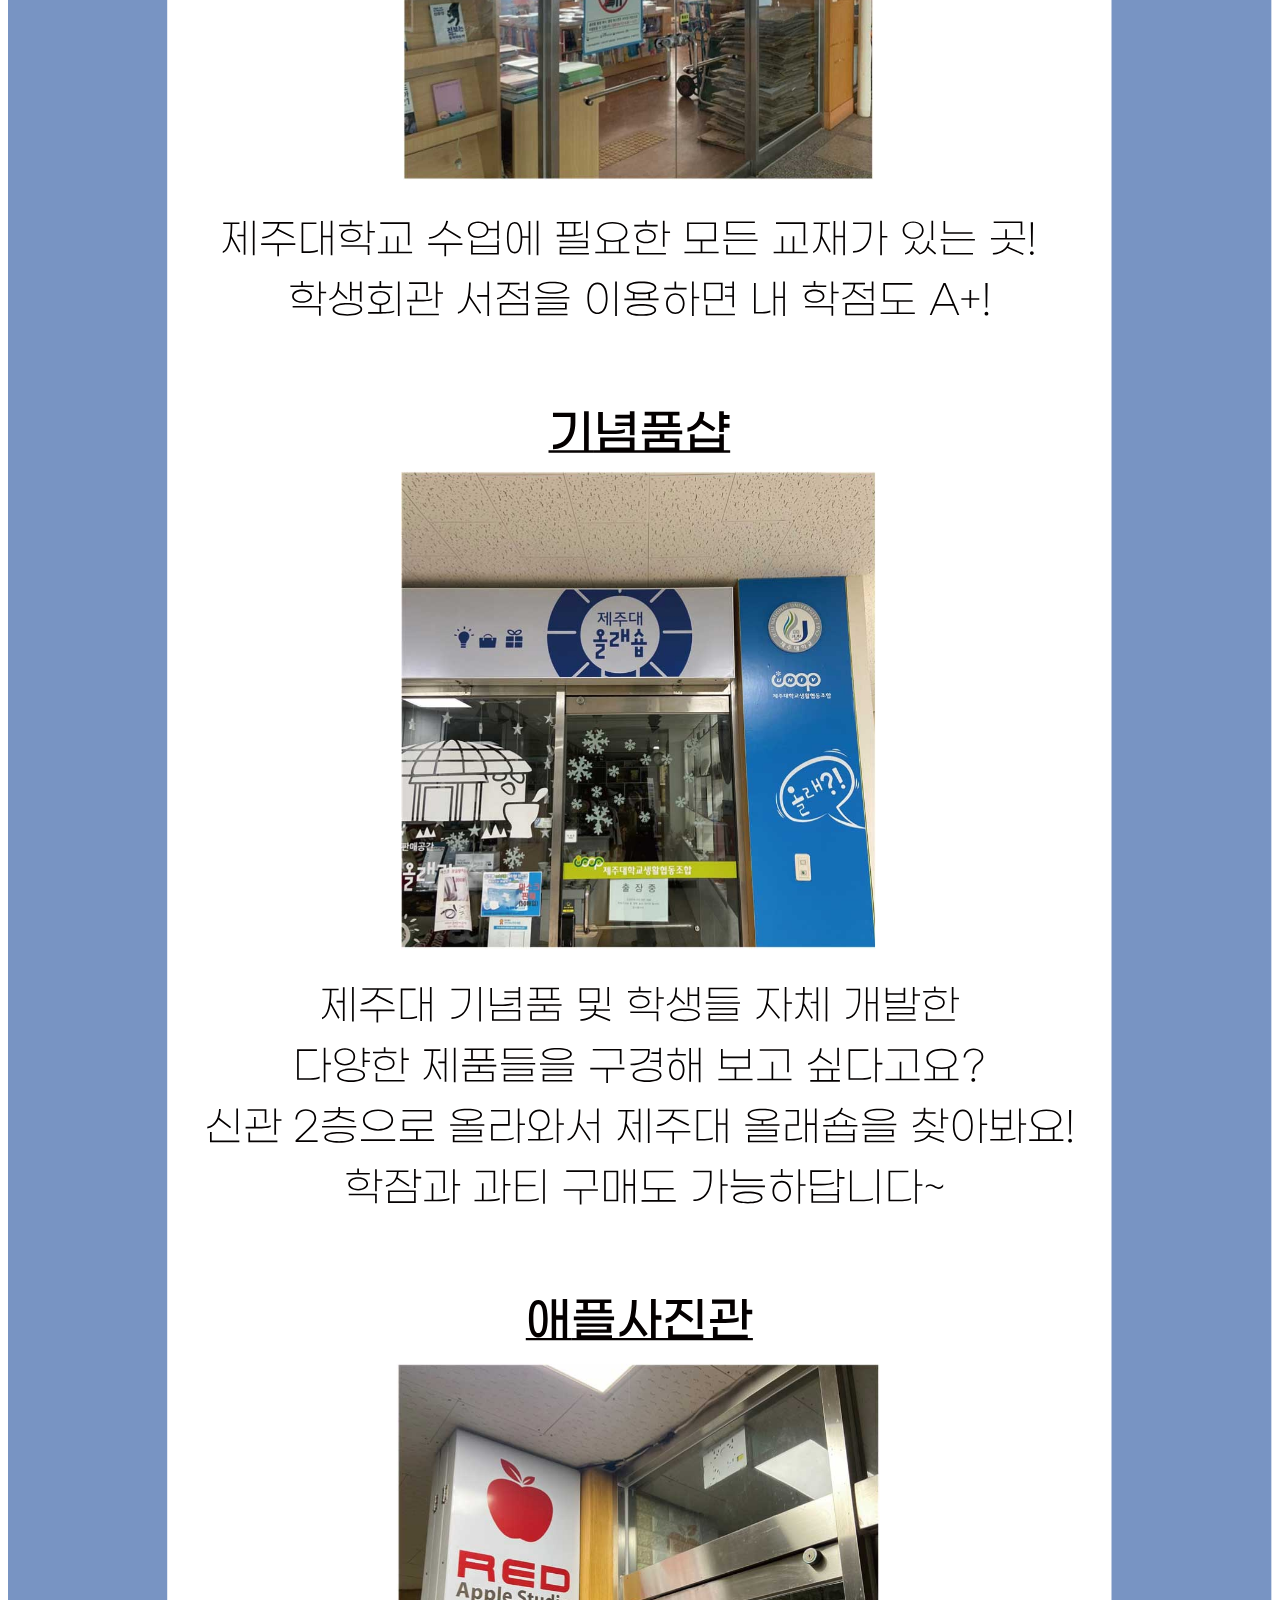
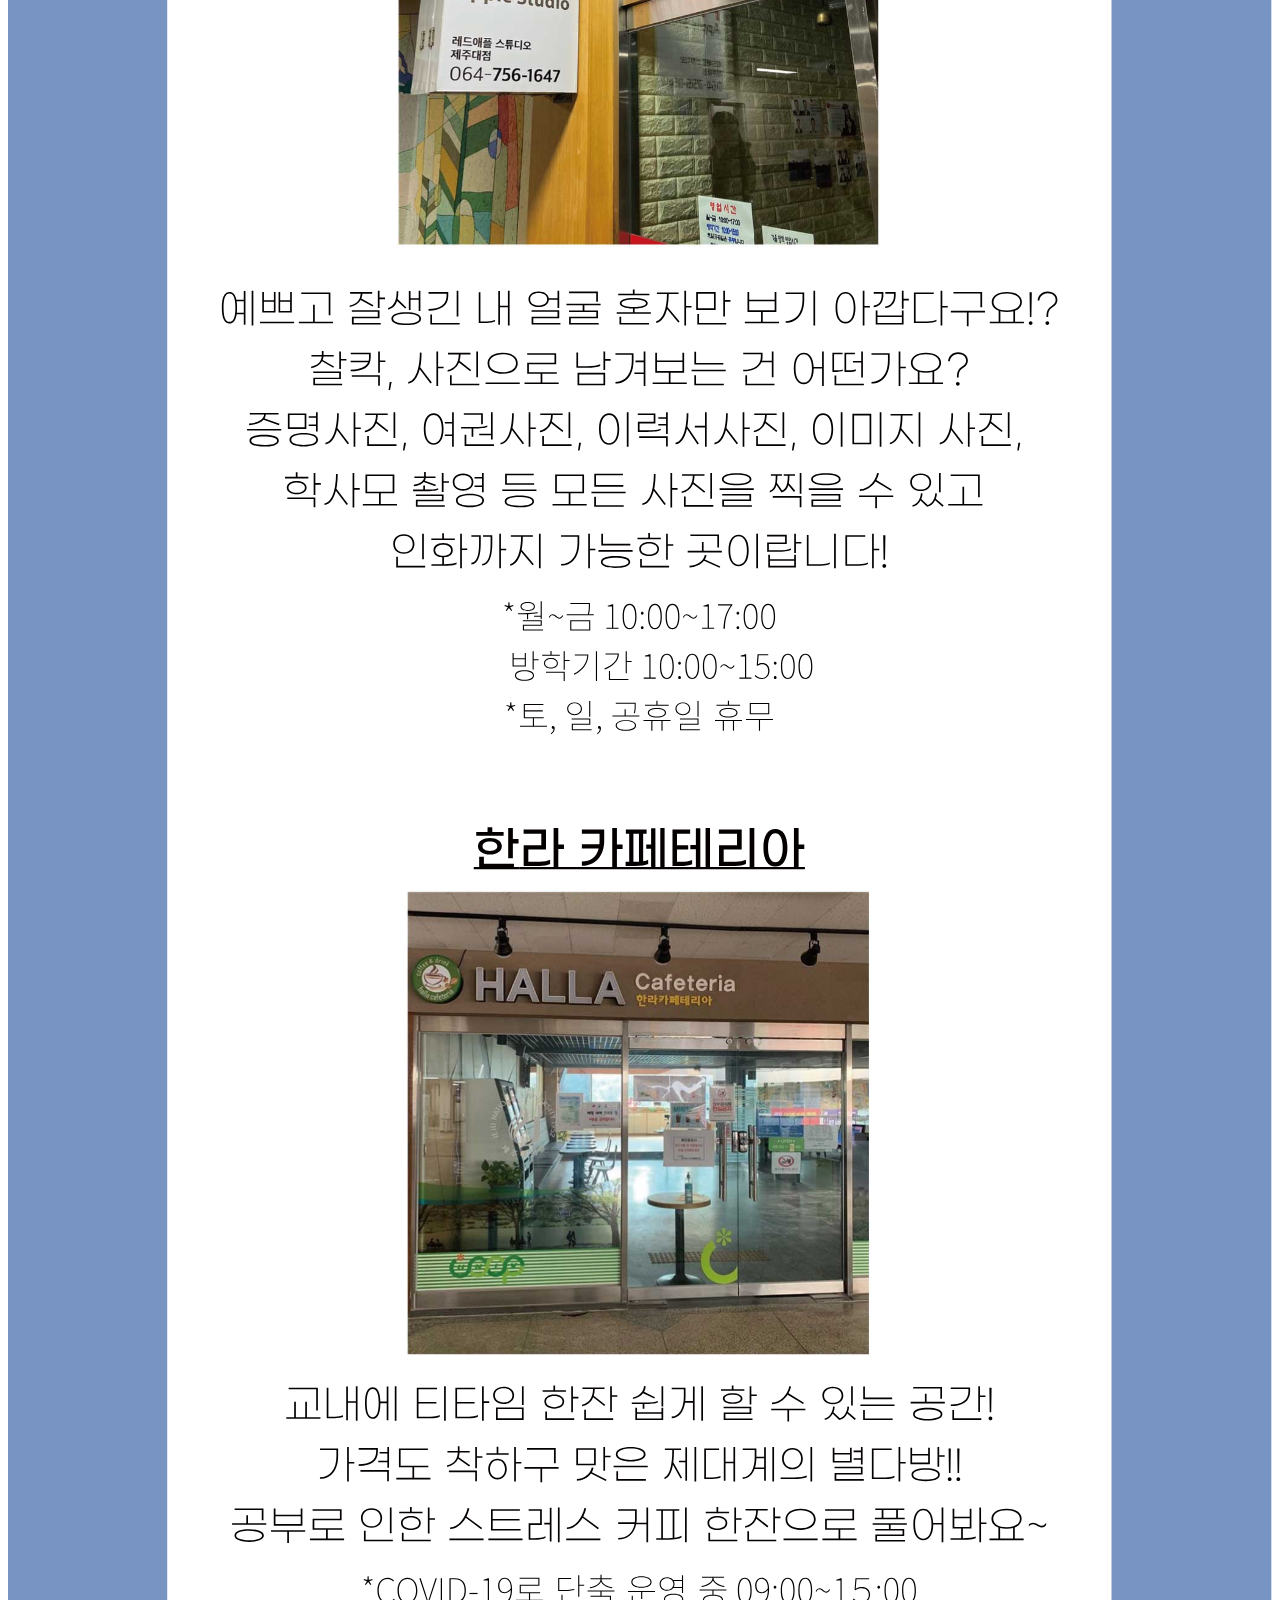
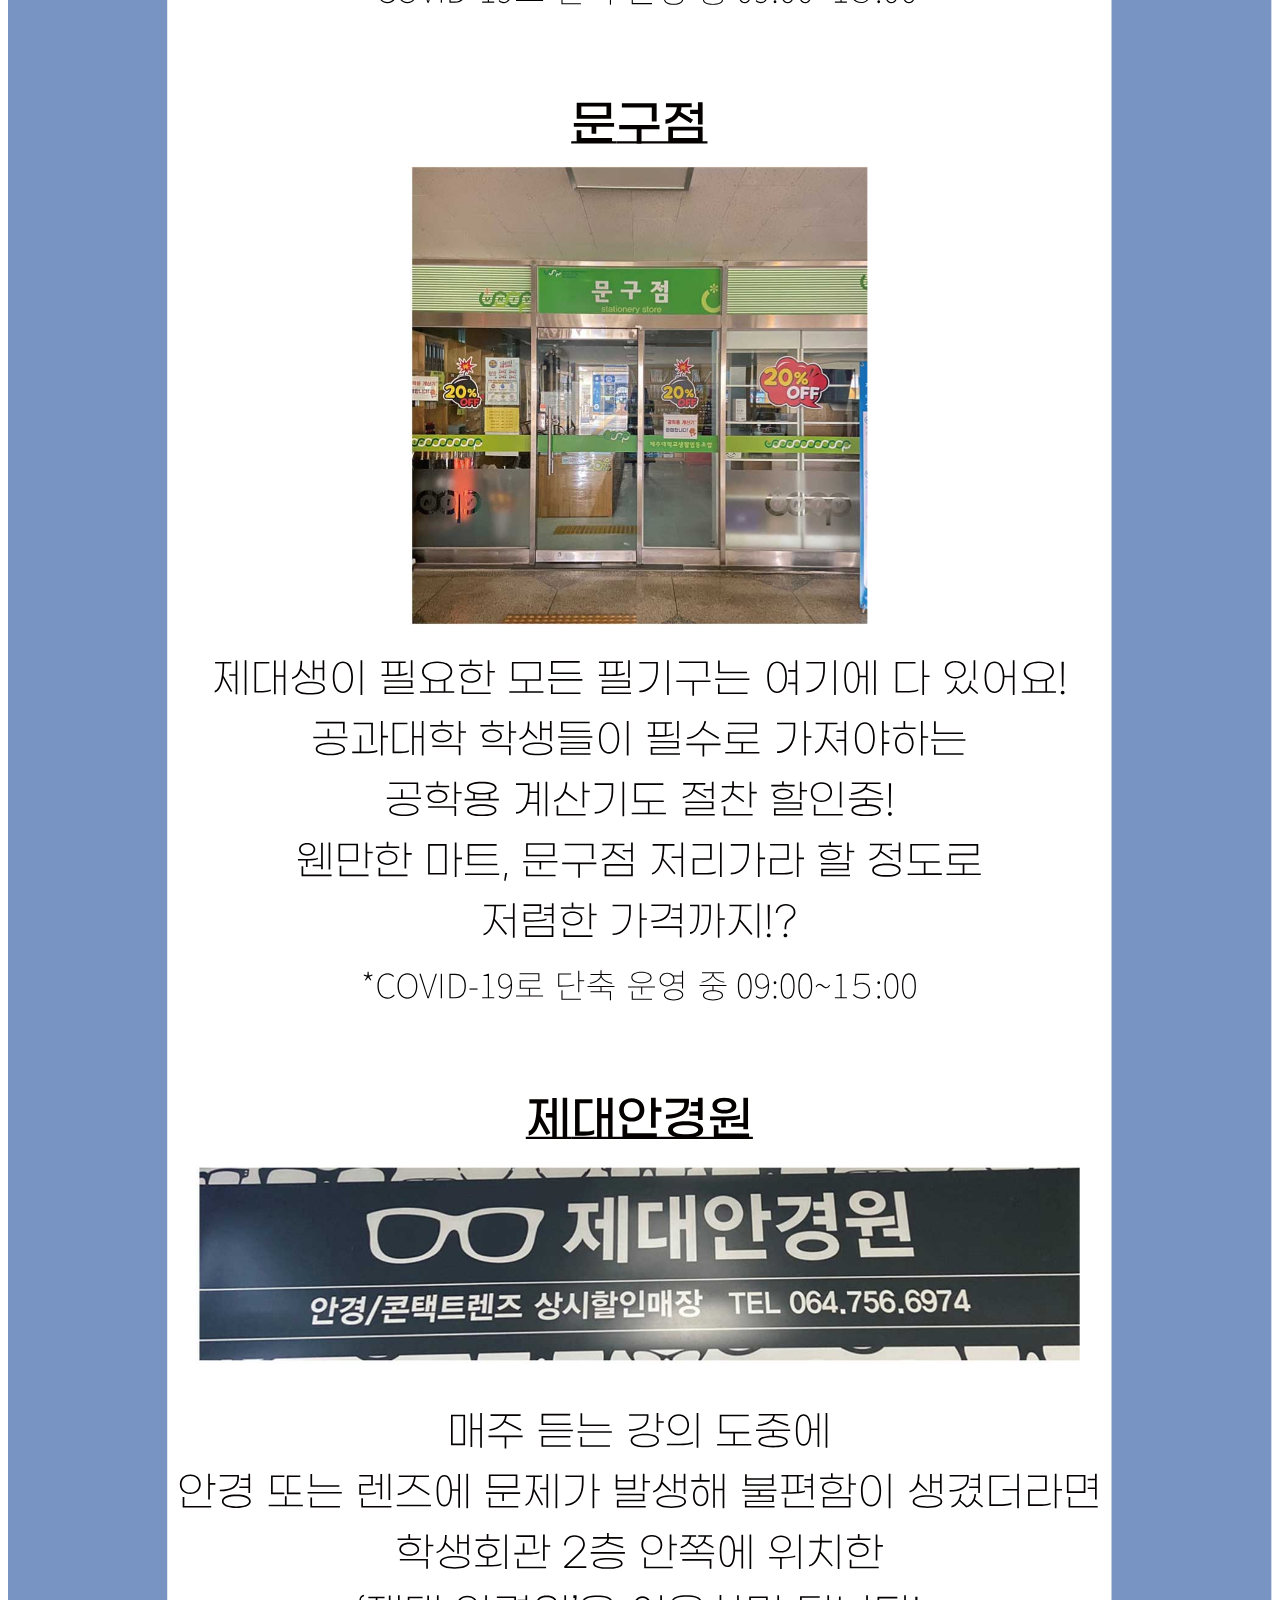
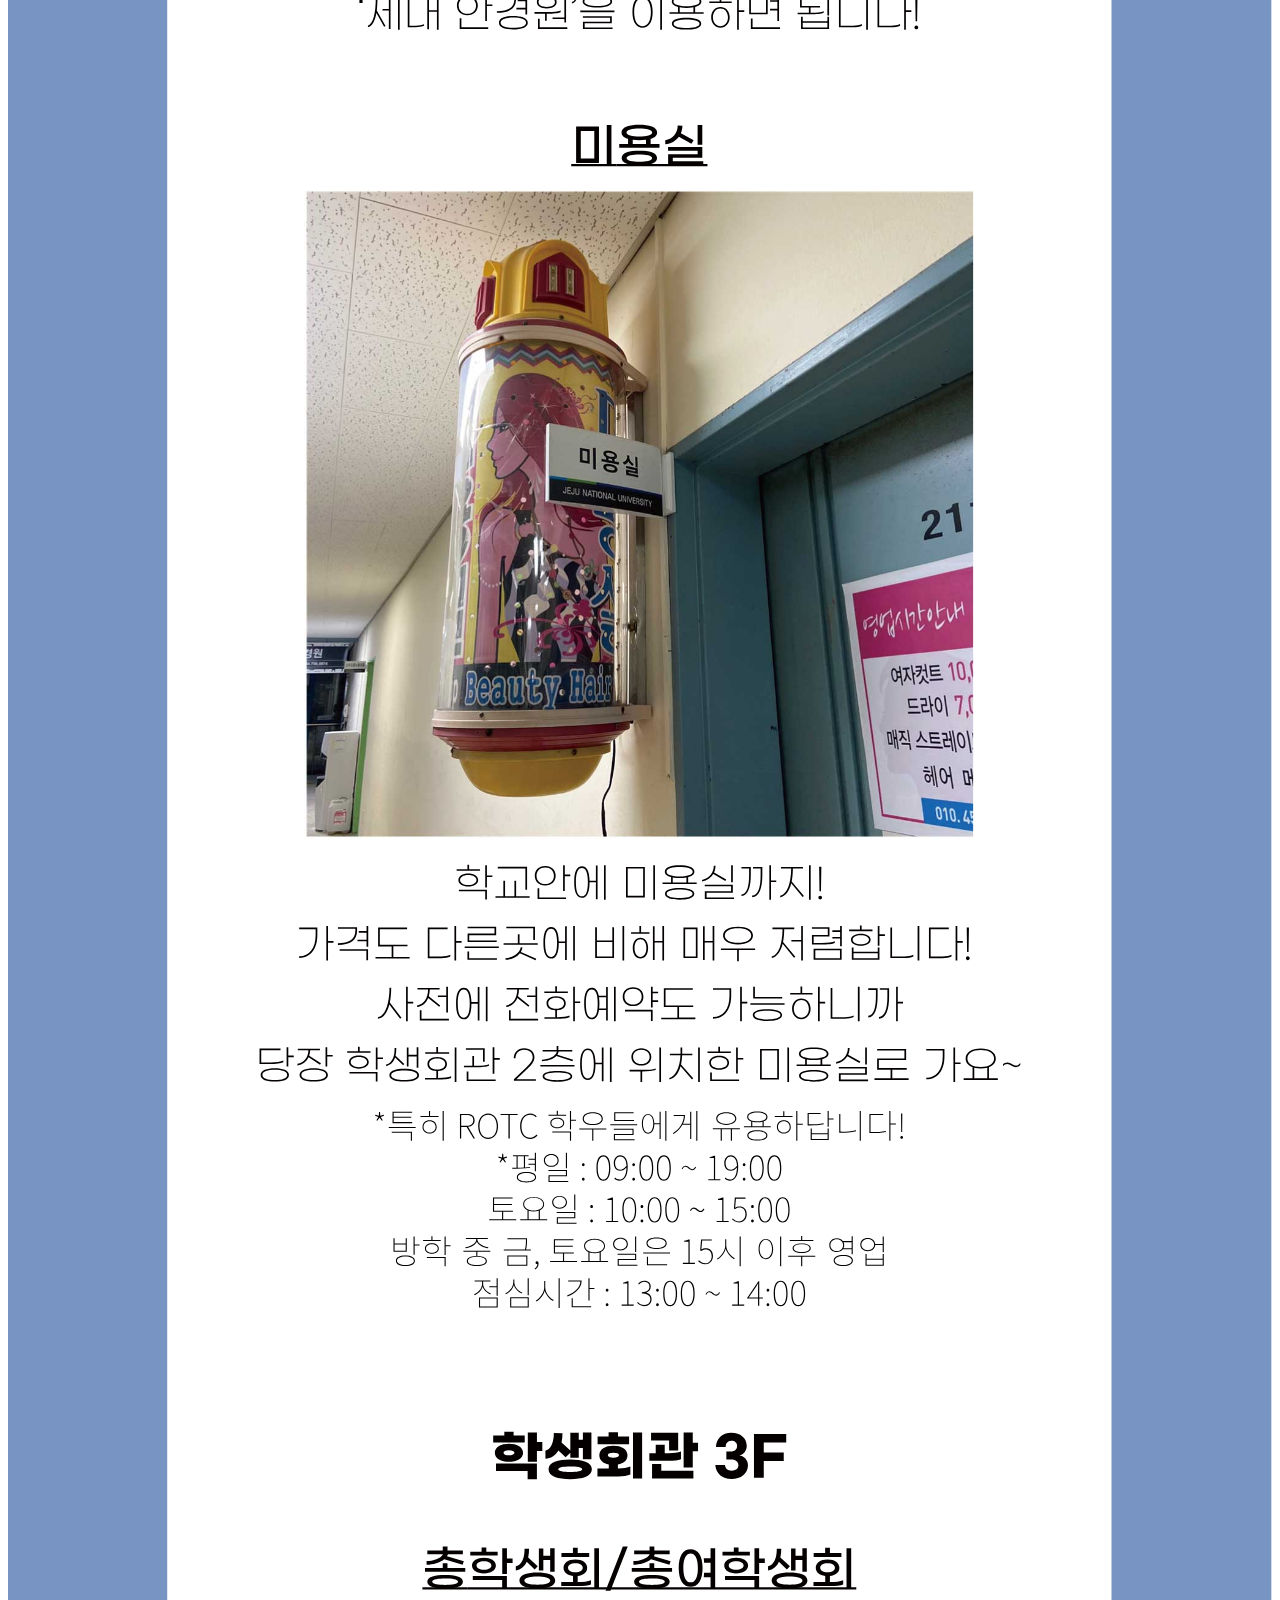
<file: info/6.html>
<!DOCTYPE html>
<html lang="en">
<head>
    <meta charset="UTF-8">
    <meta name="viewport" content="width=device-width, initial-scale=1.0">
    <link href="./infoCss.css" rel="stylesheet" media="screen">
    <title>Document</title>
</head>
<body>
    <img src="./infoImg/6. hakgyo jungyo.svg" alt="">
</body>
</html>
</file>
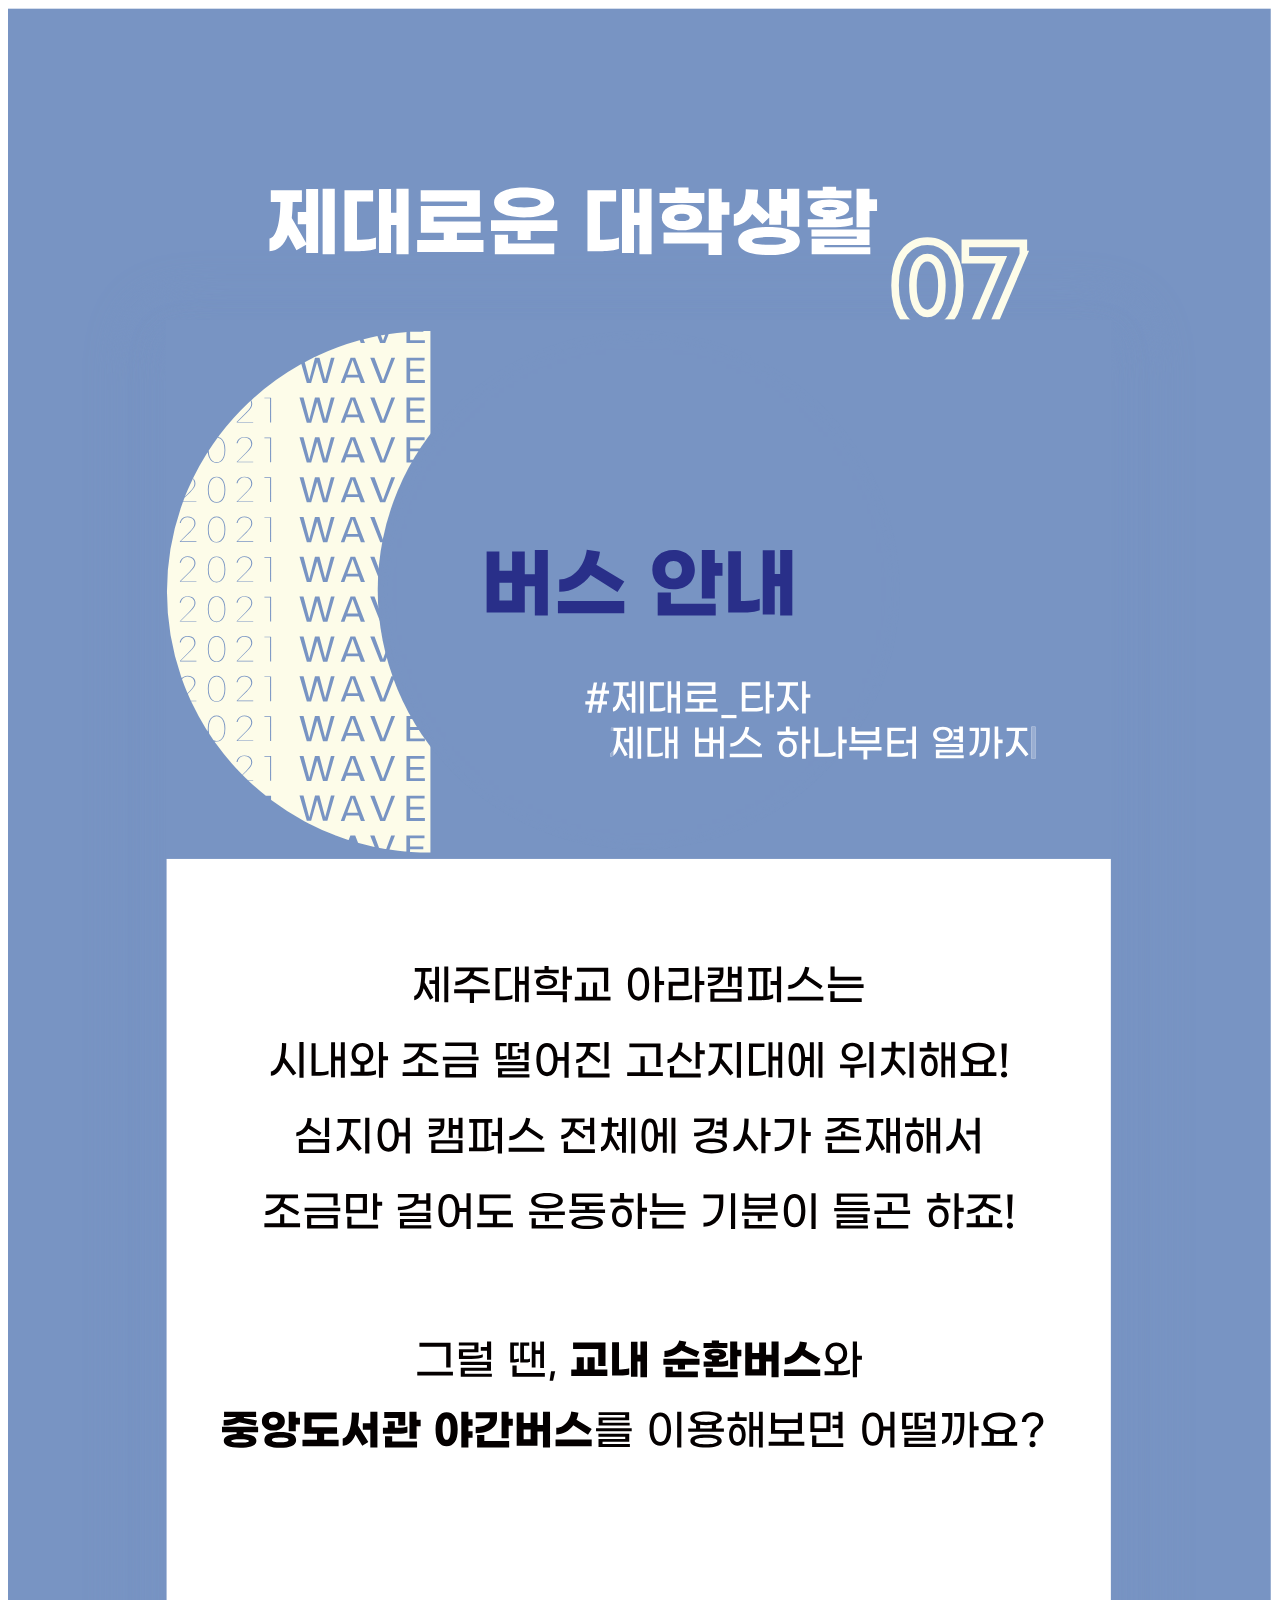
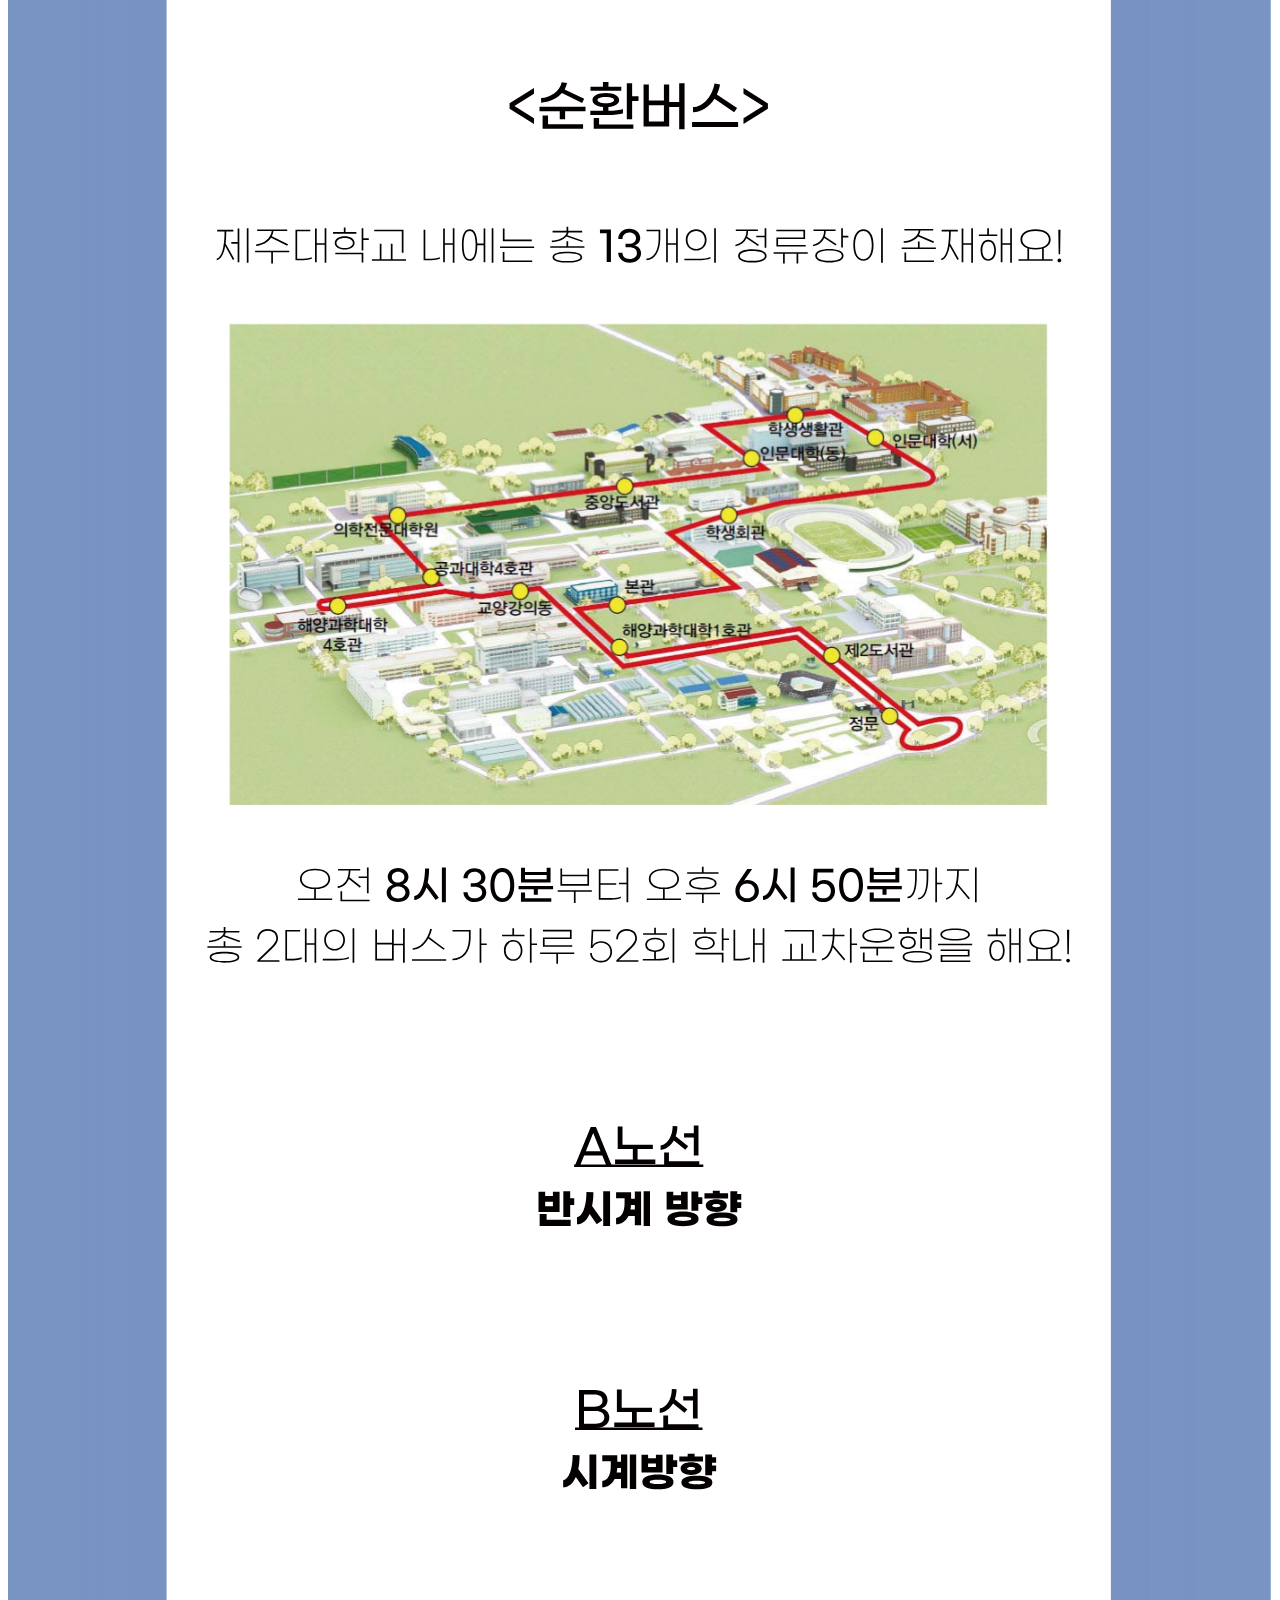
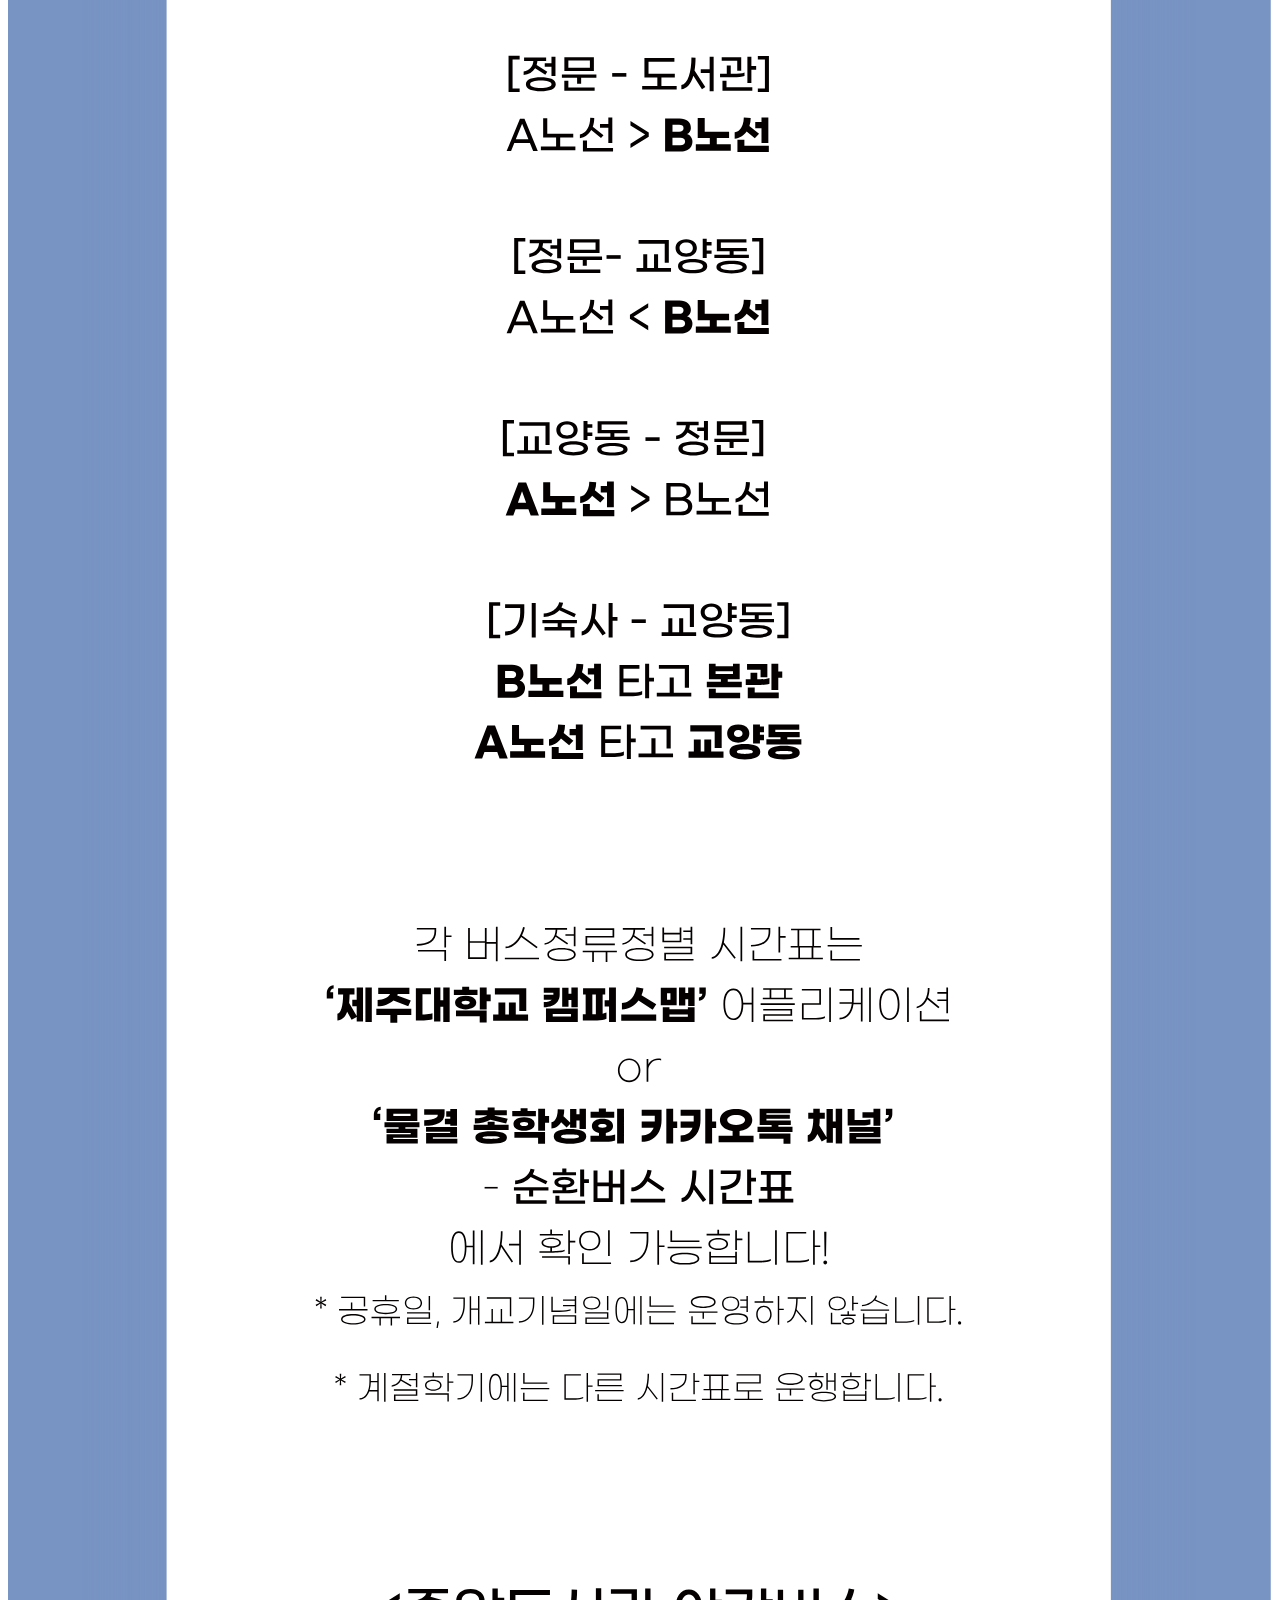
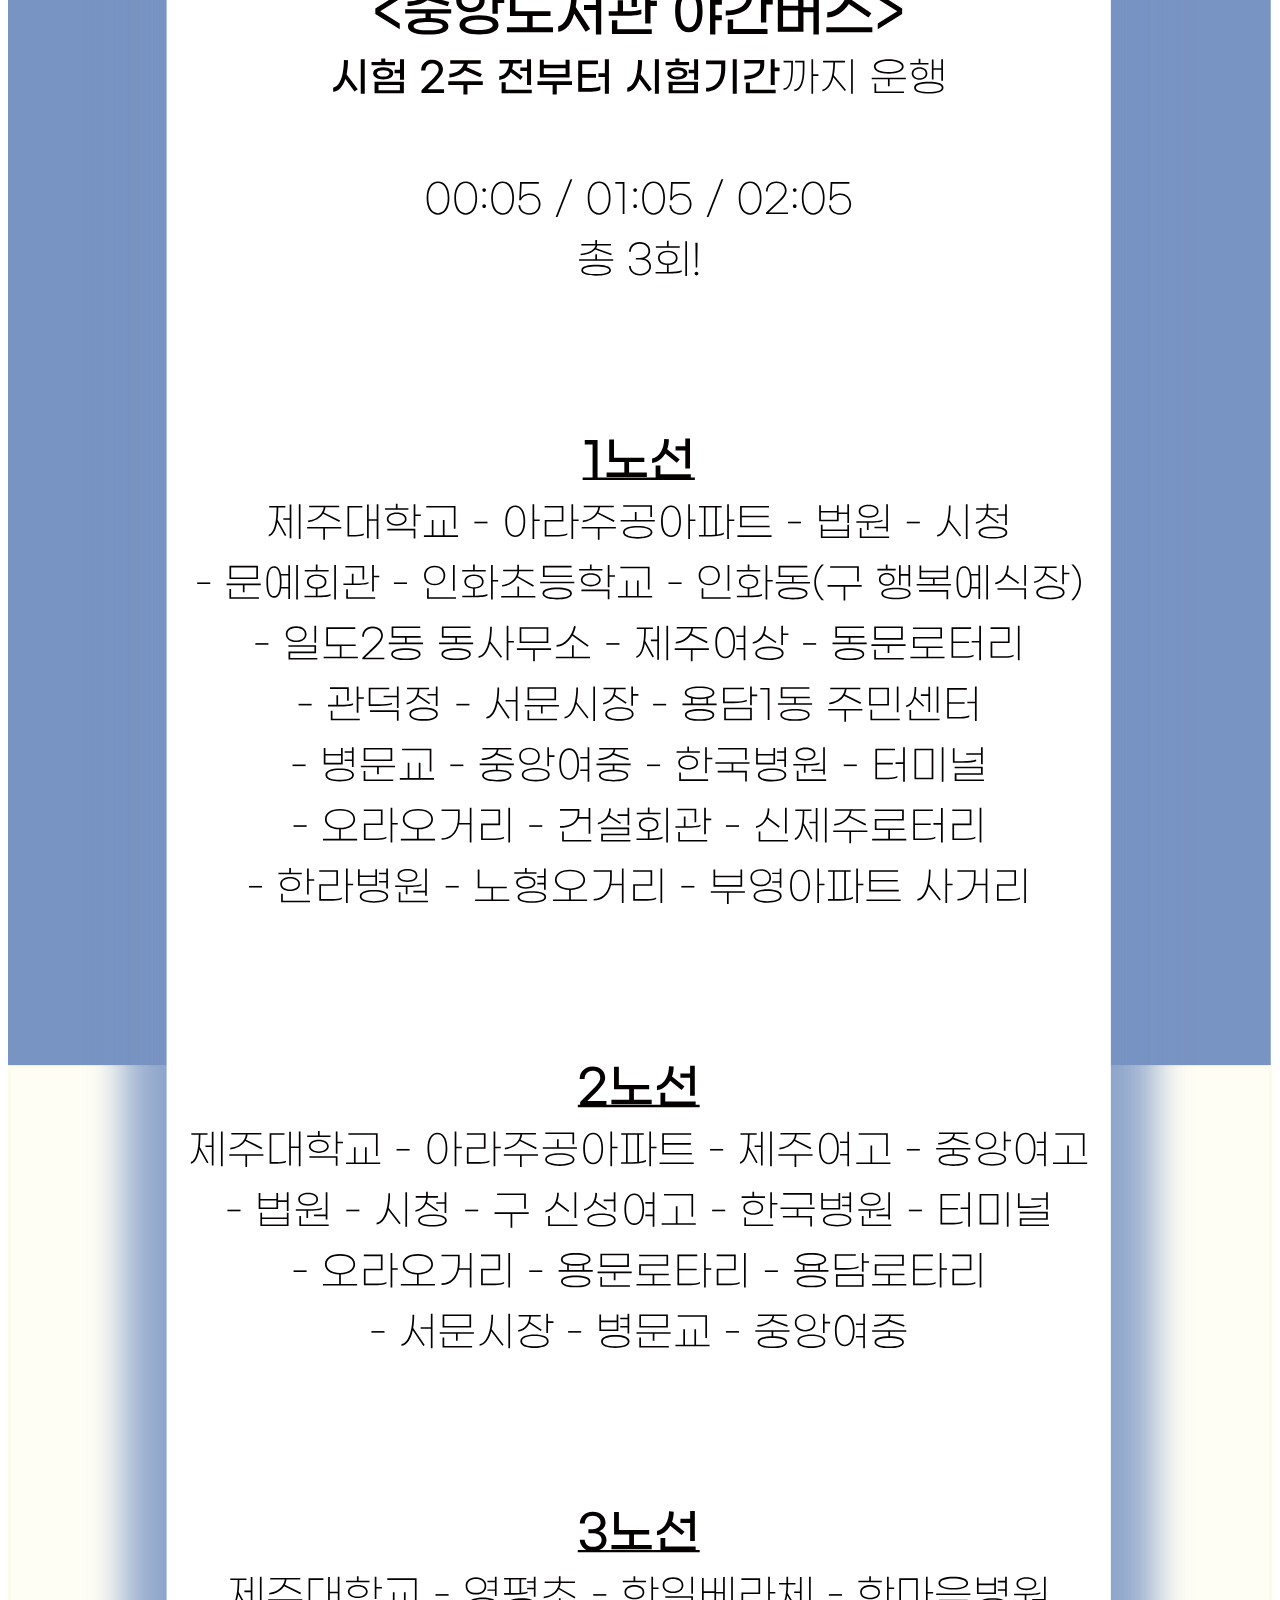
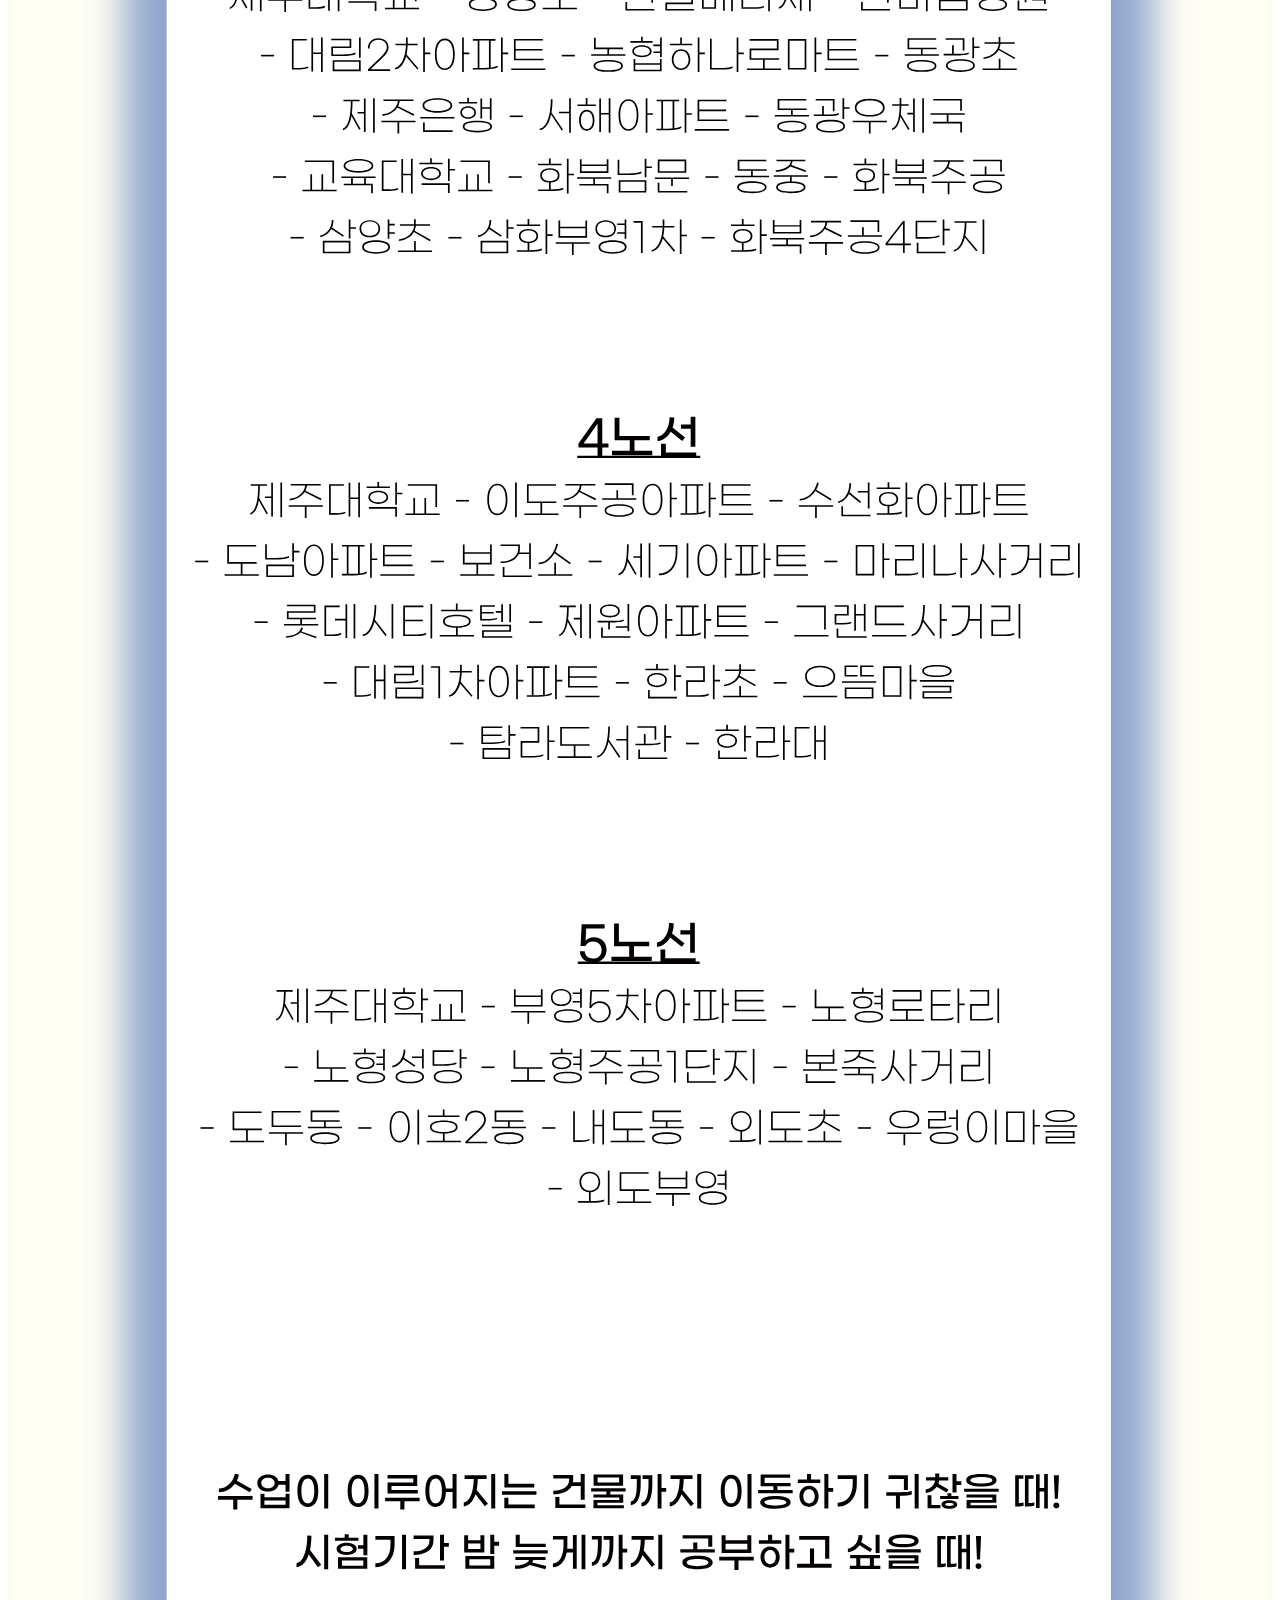
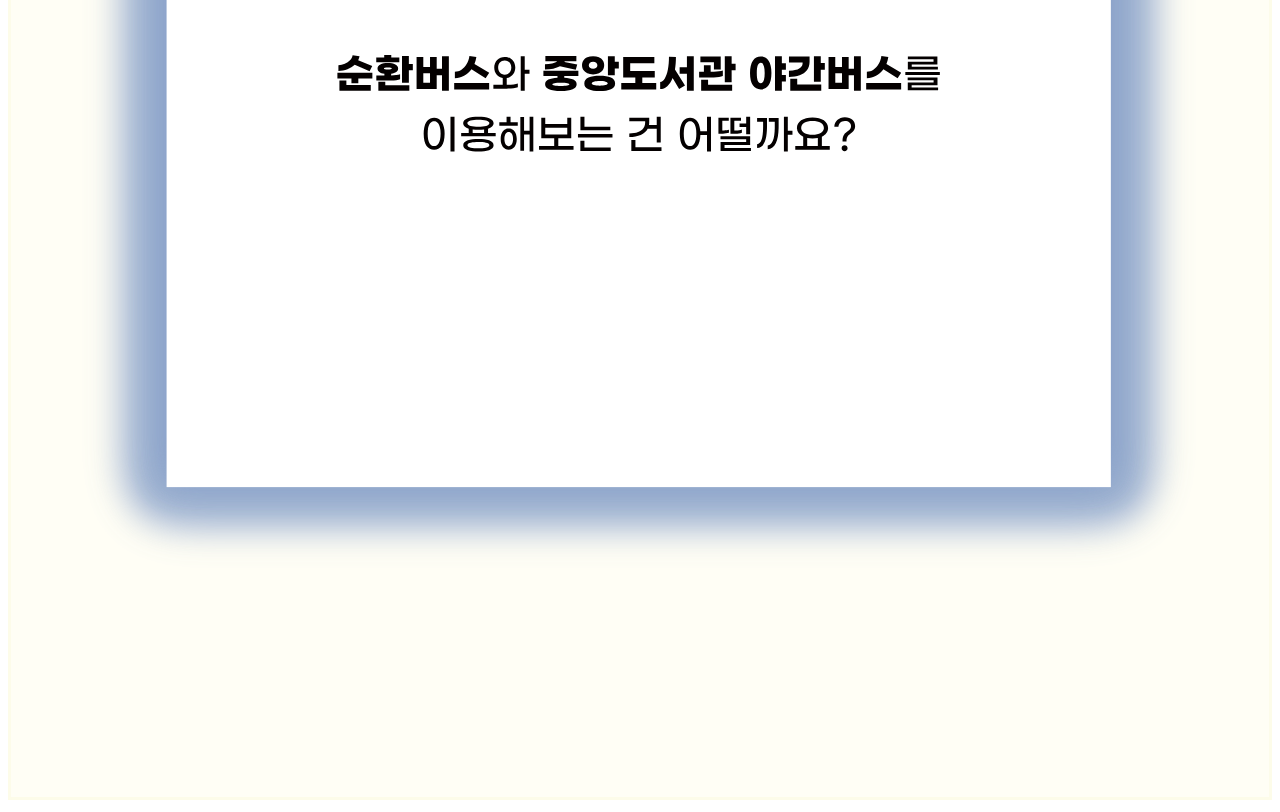
<file: info/7.html>
<!DOCTYPE html>
<html lang="en">
<head>
    <meta charset="UTF-8">
    <meta name="viewport" content="width=device-width, initial-scale=1.0">
    <link href="./infoCss.css" rel="stylesheet" media="screen">
    <title>Document</title>
</head>
<body>
    <img src="./infoImg/7. bus.svg" alt="">
</body>
</html>
</file>
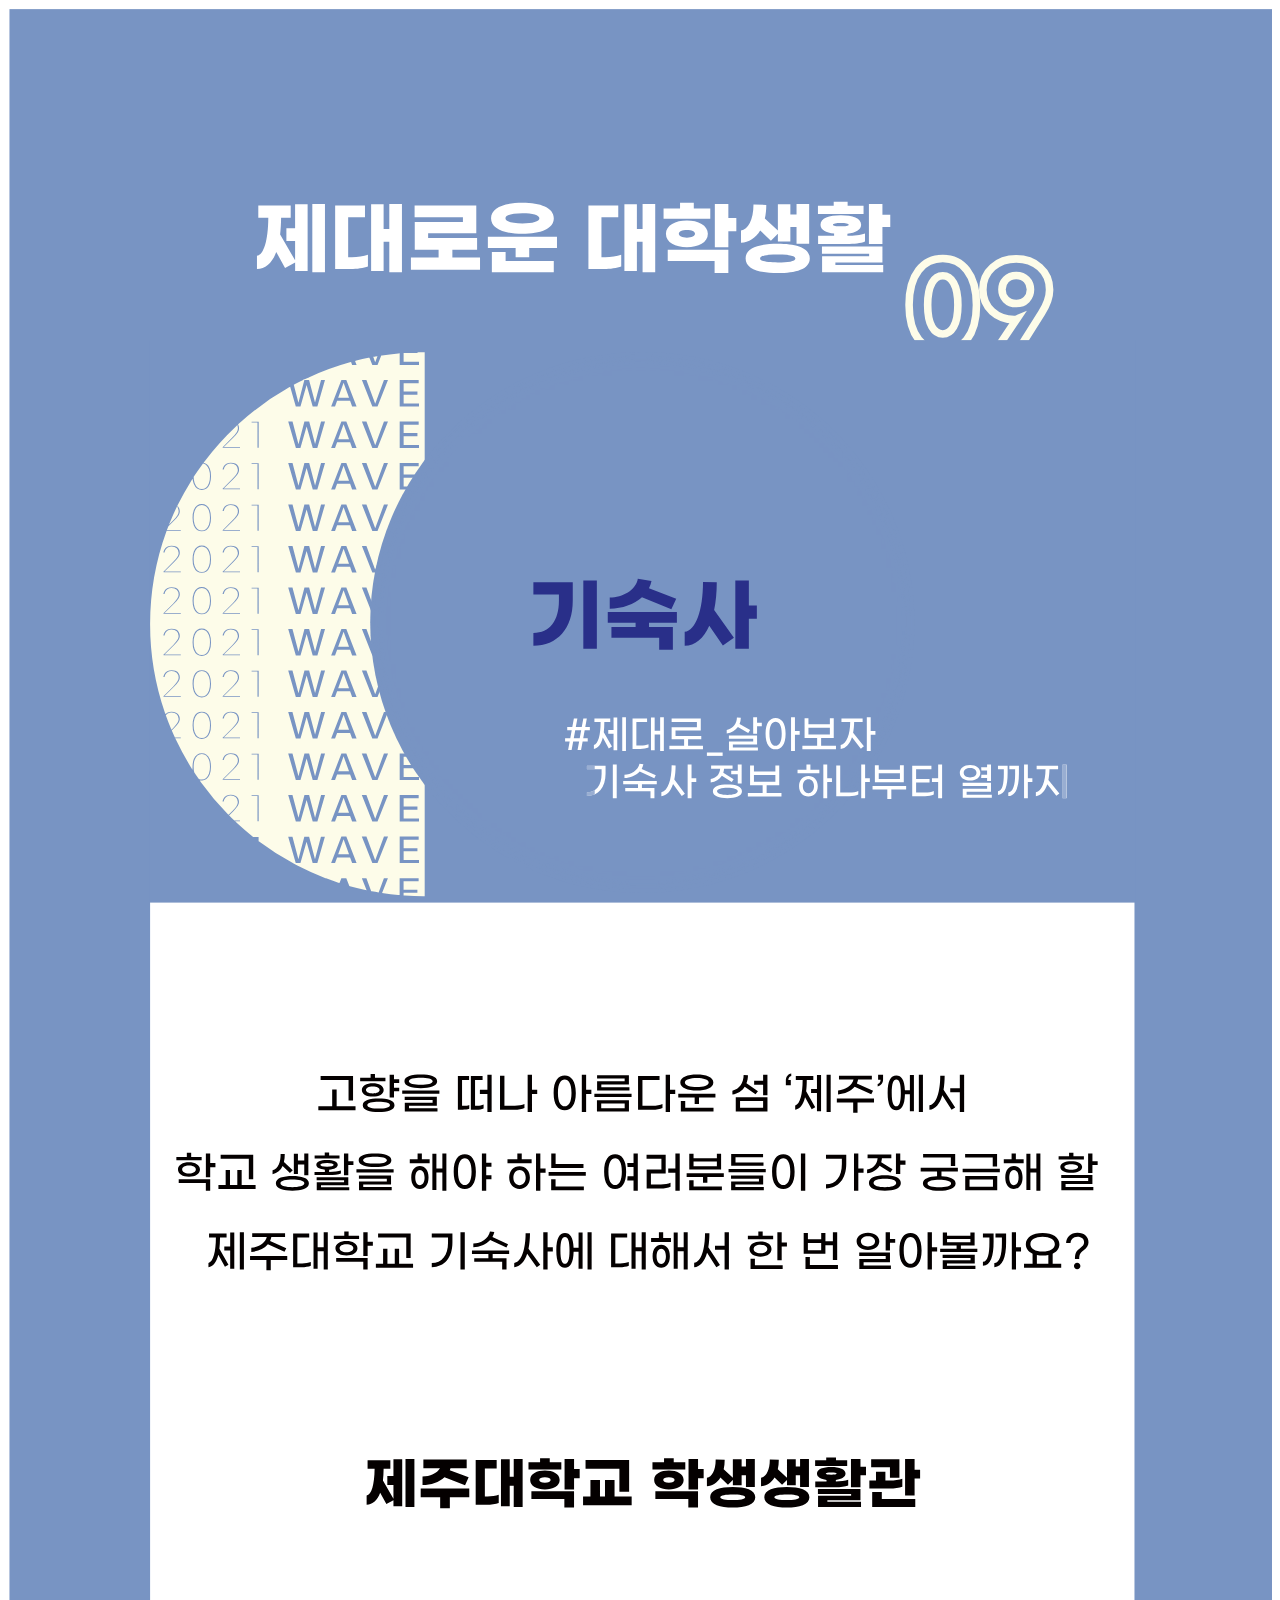
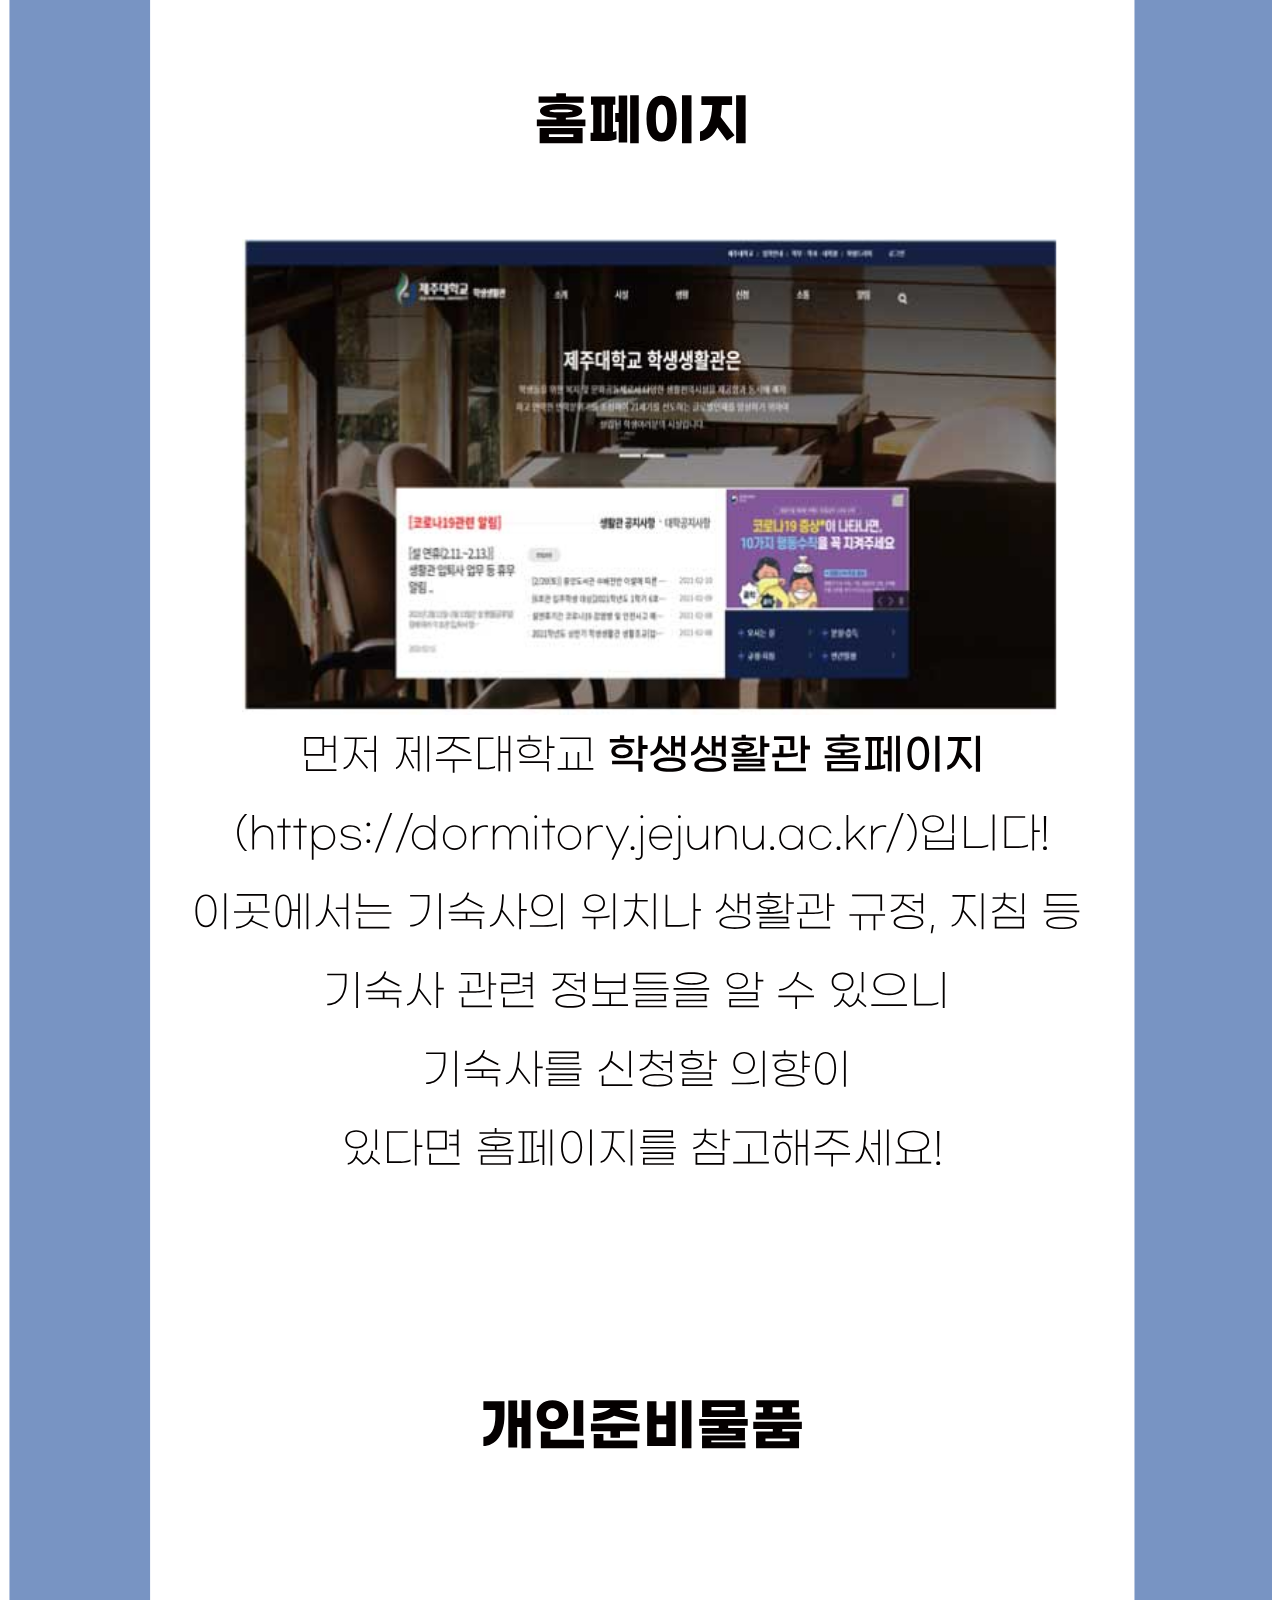
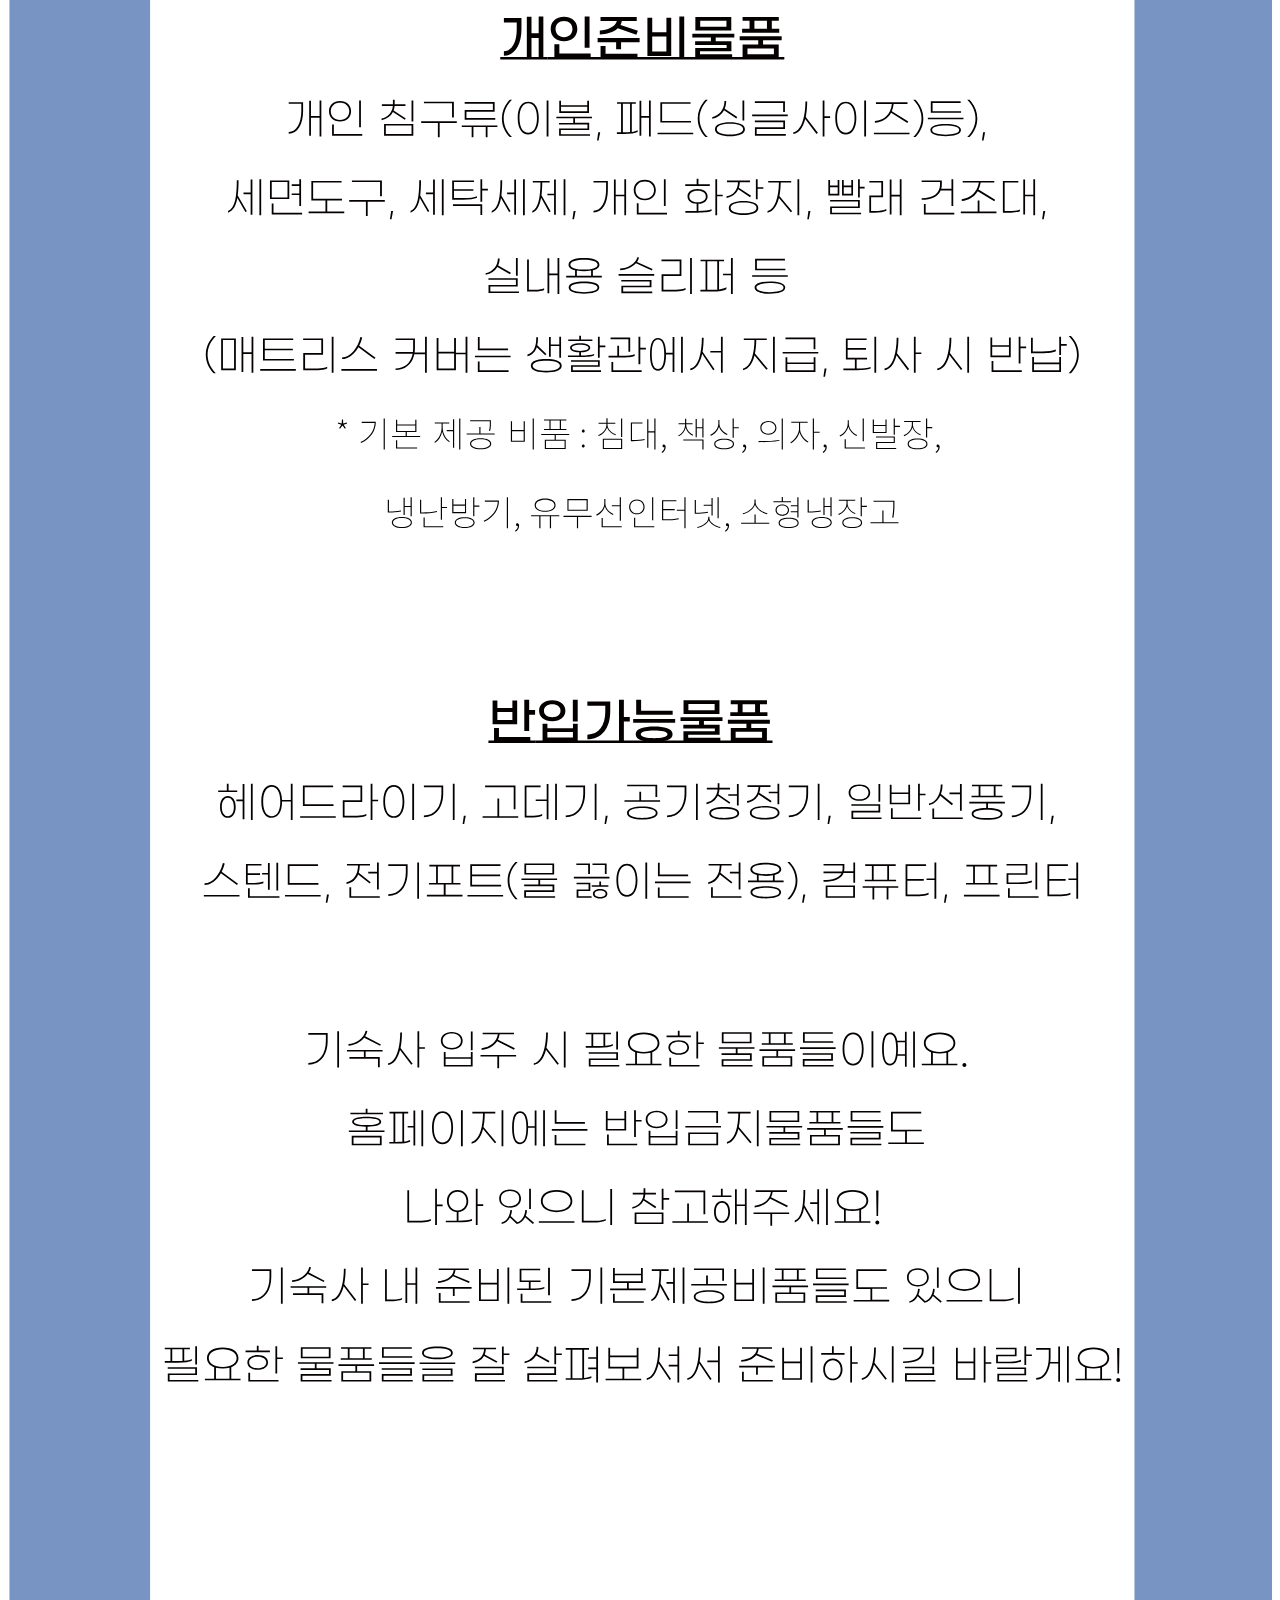
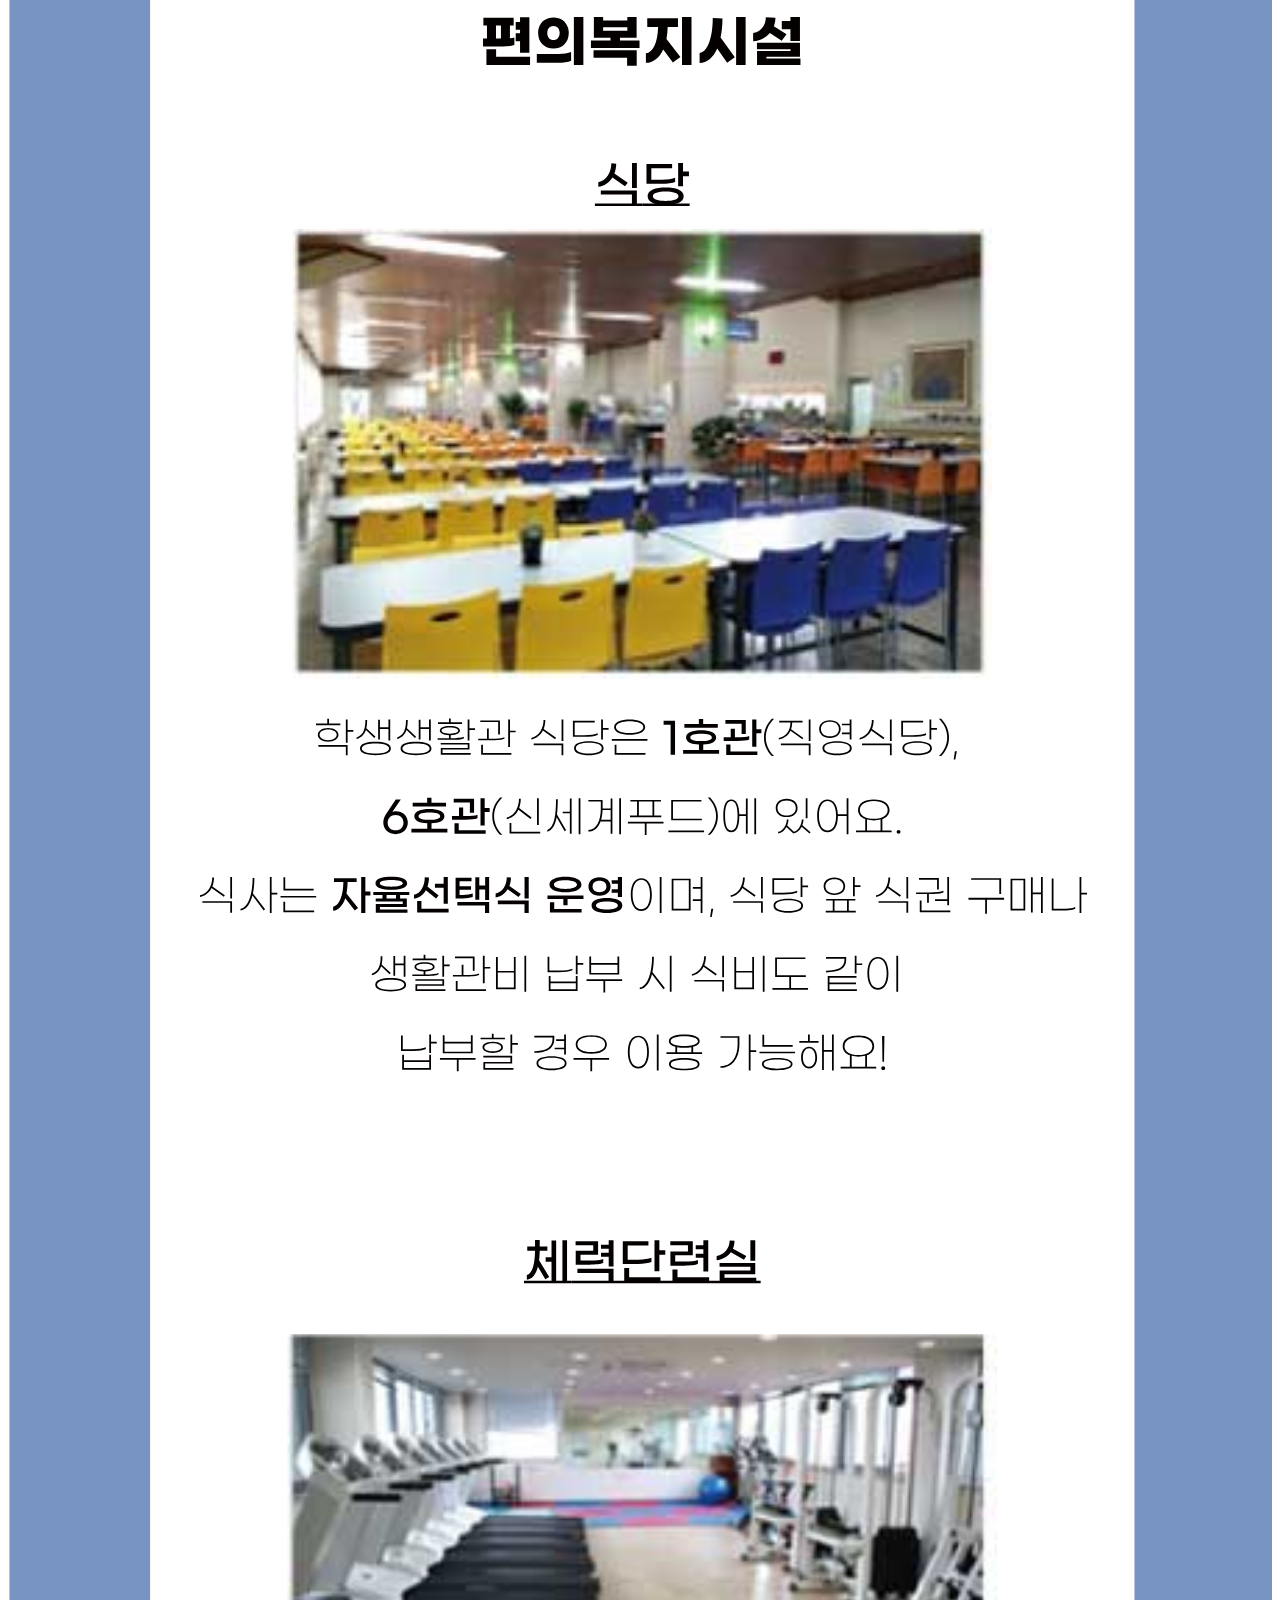
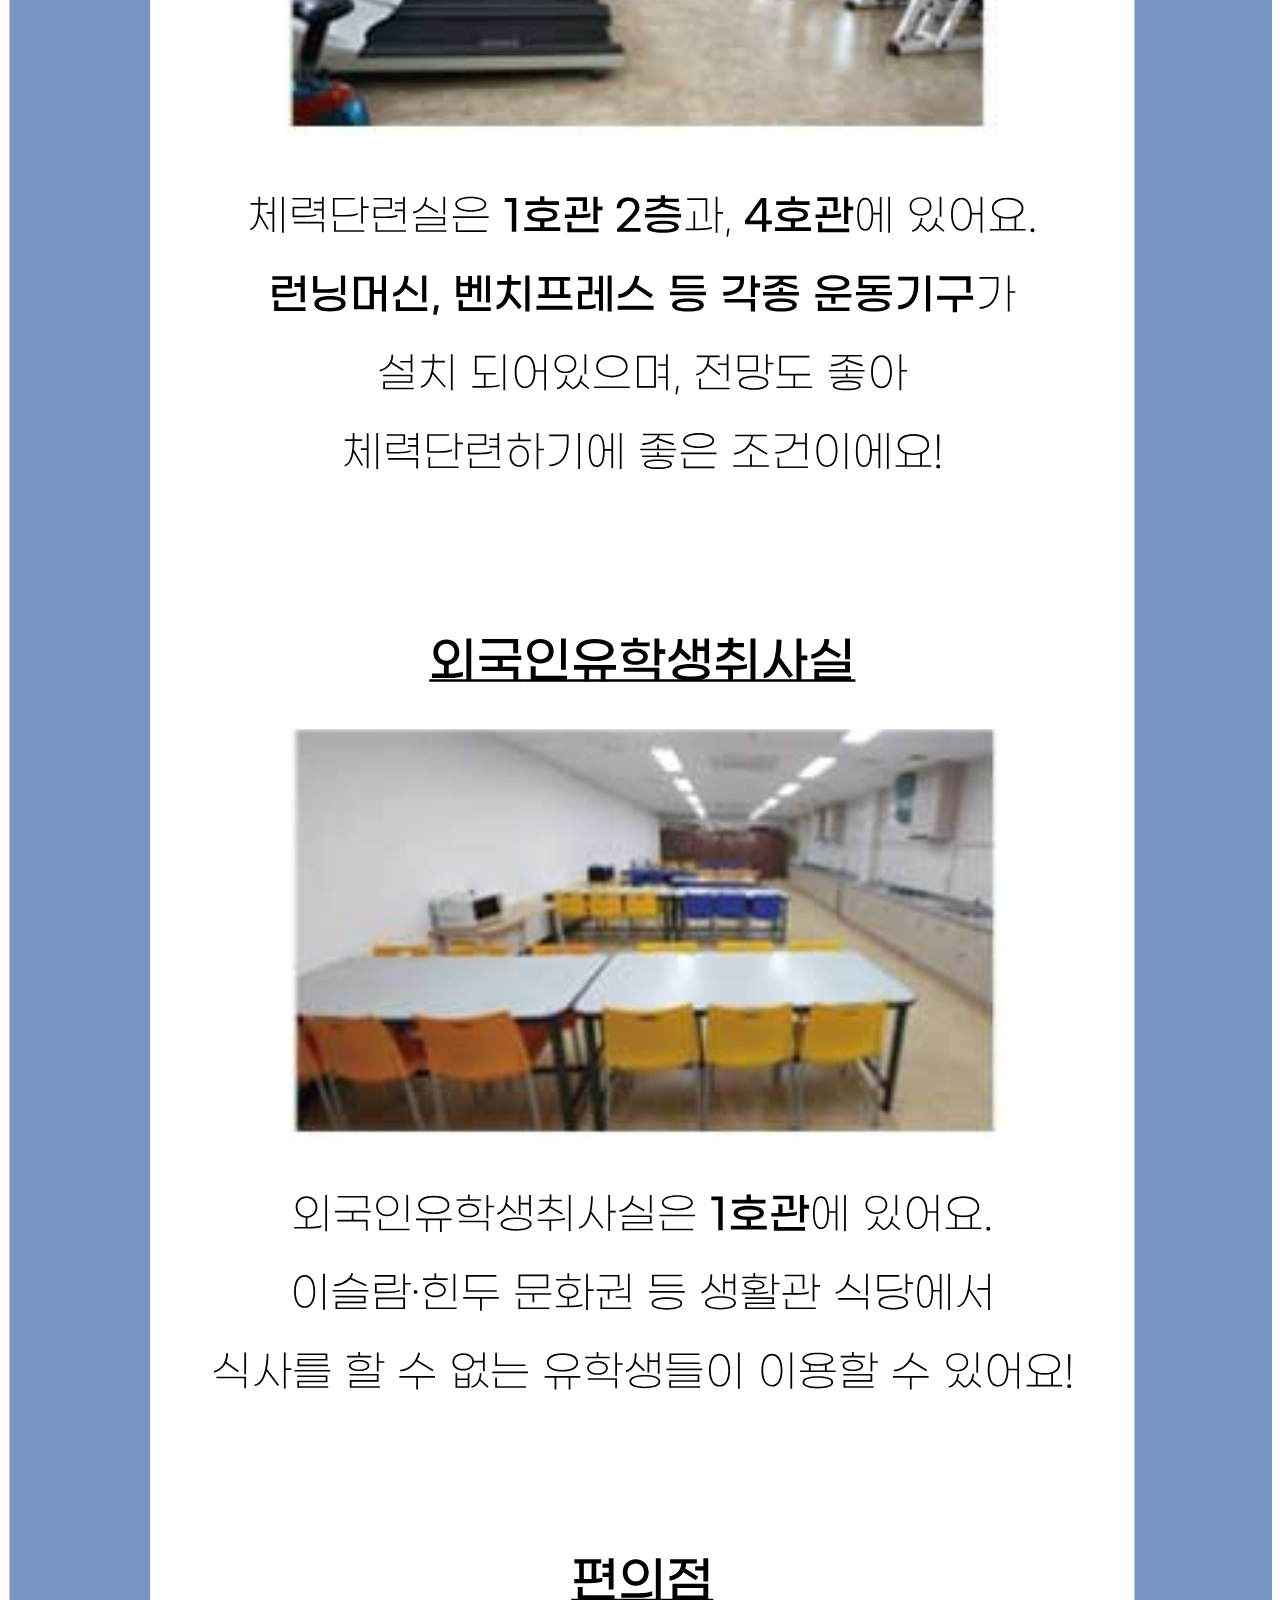
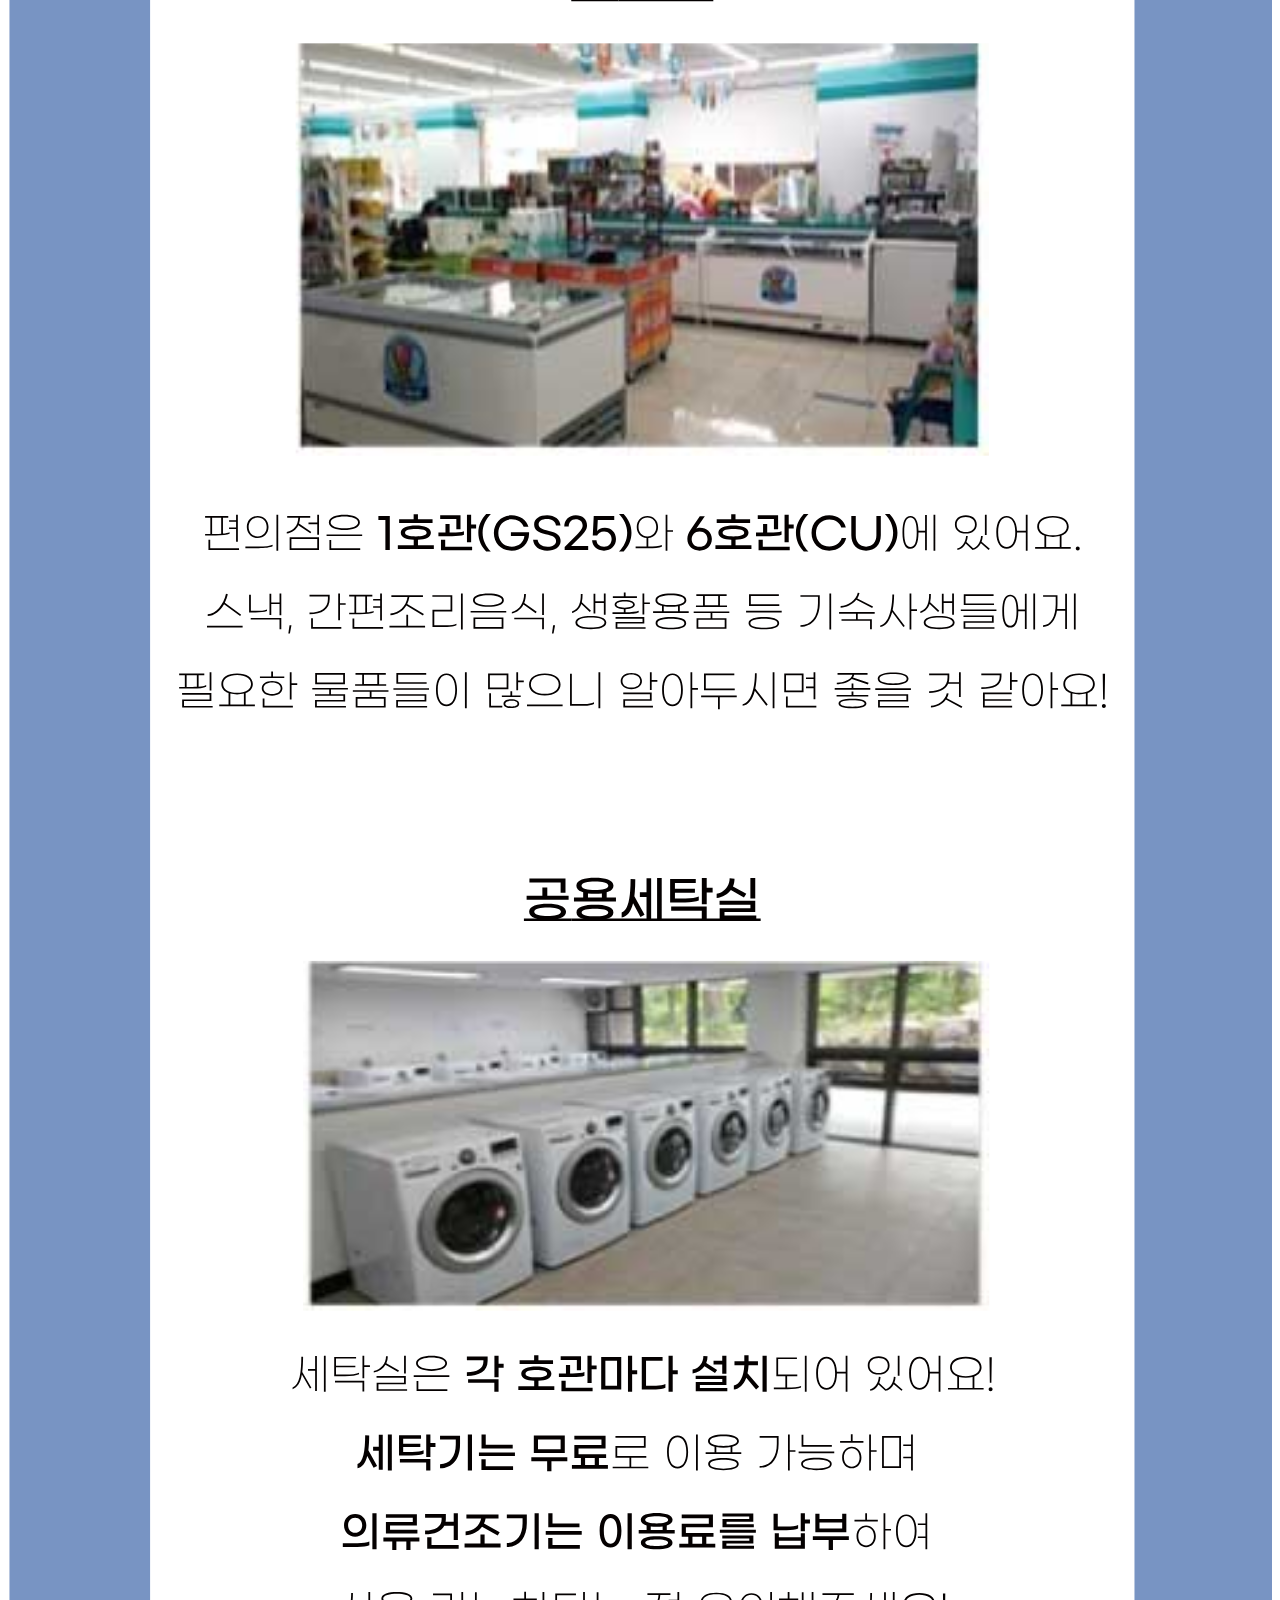
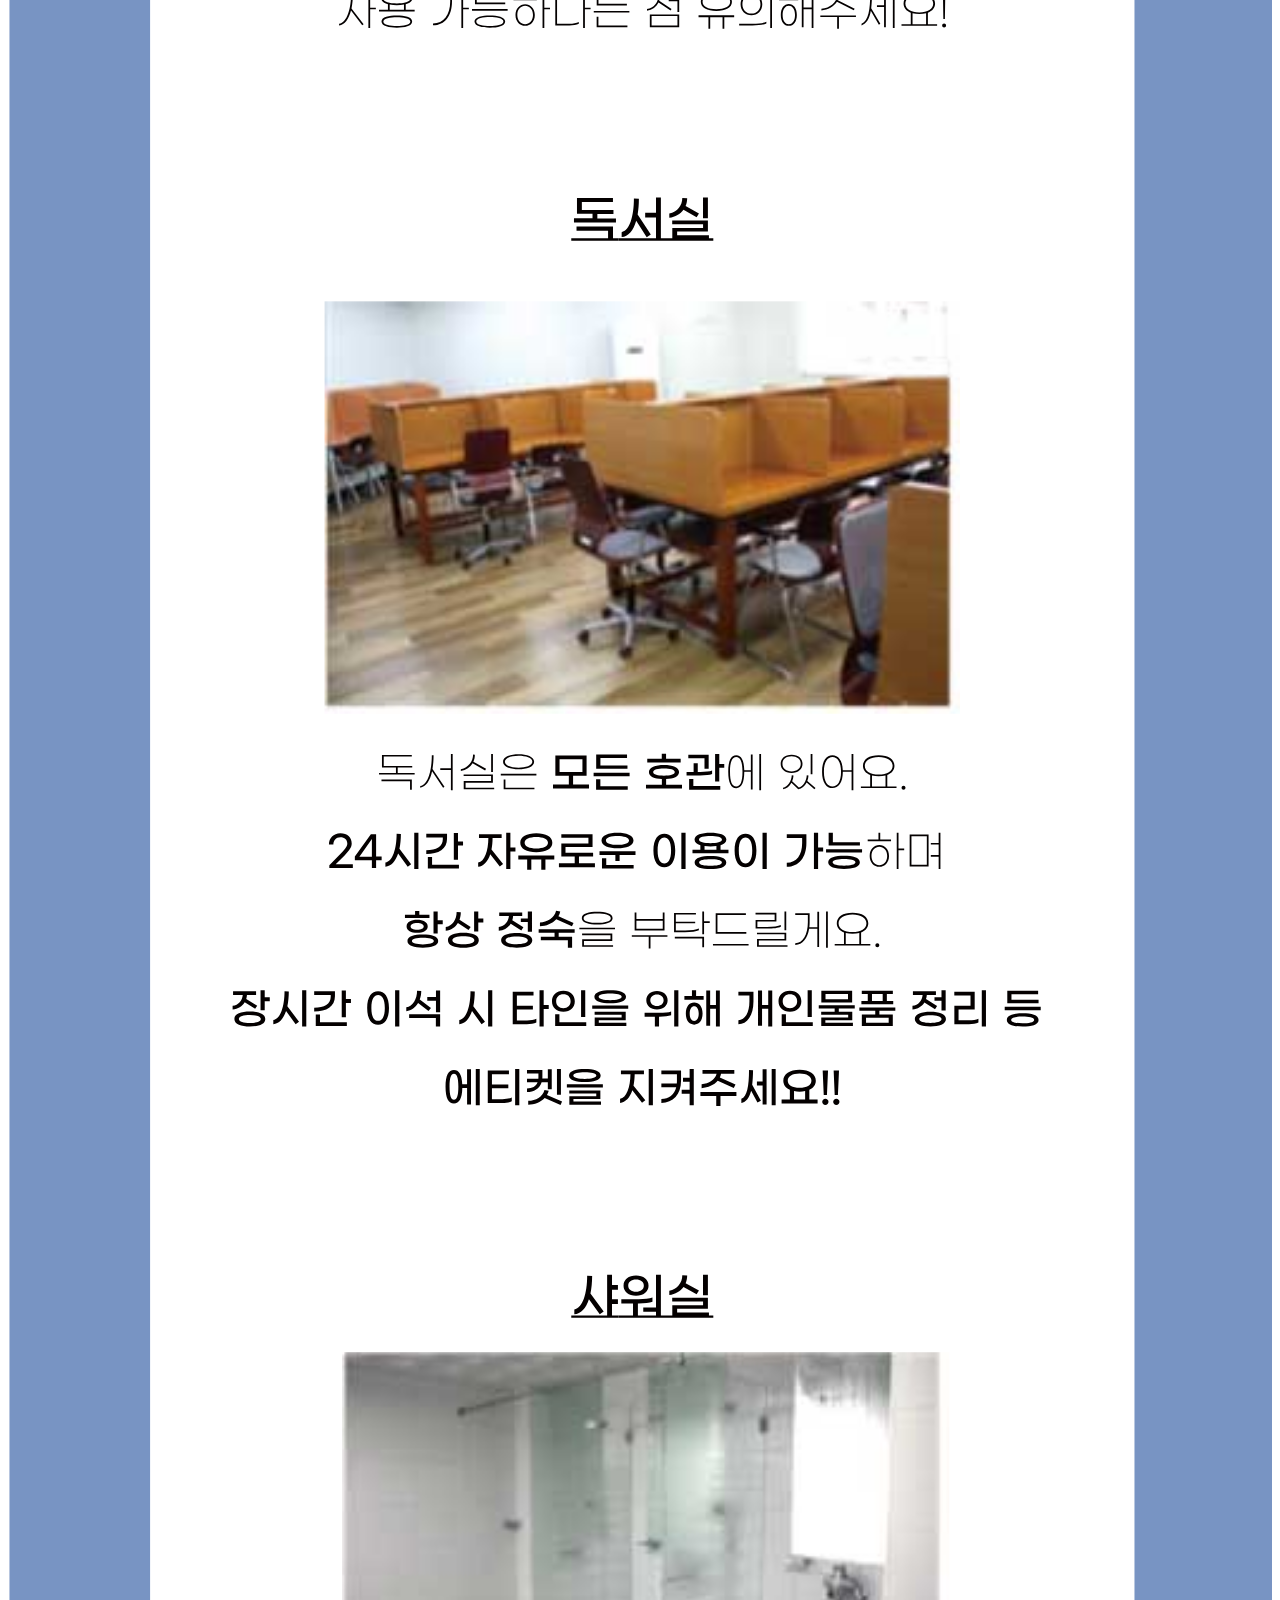
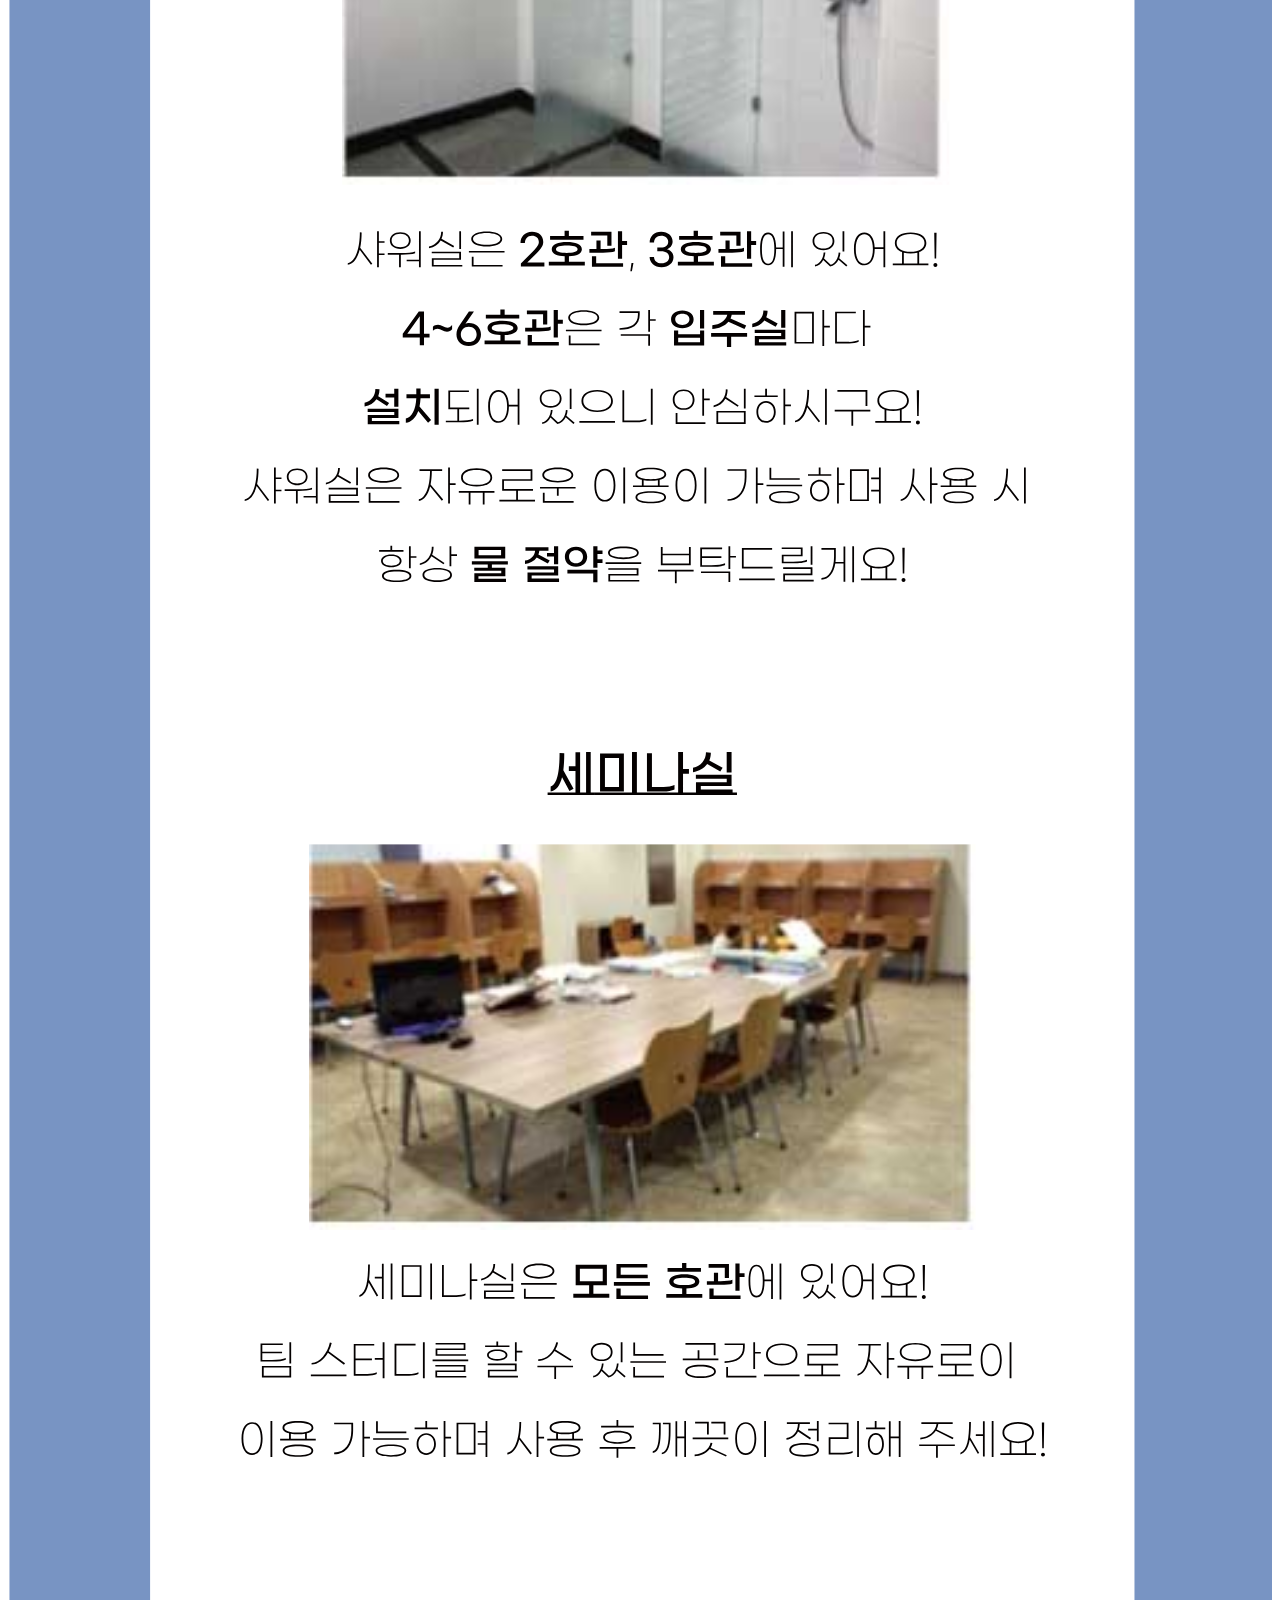
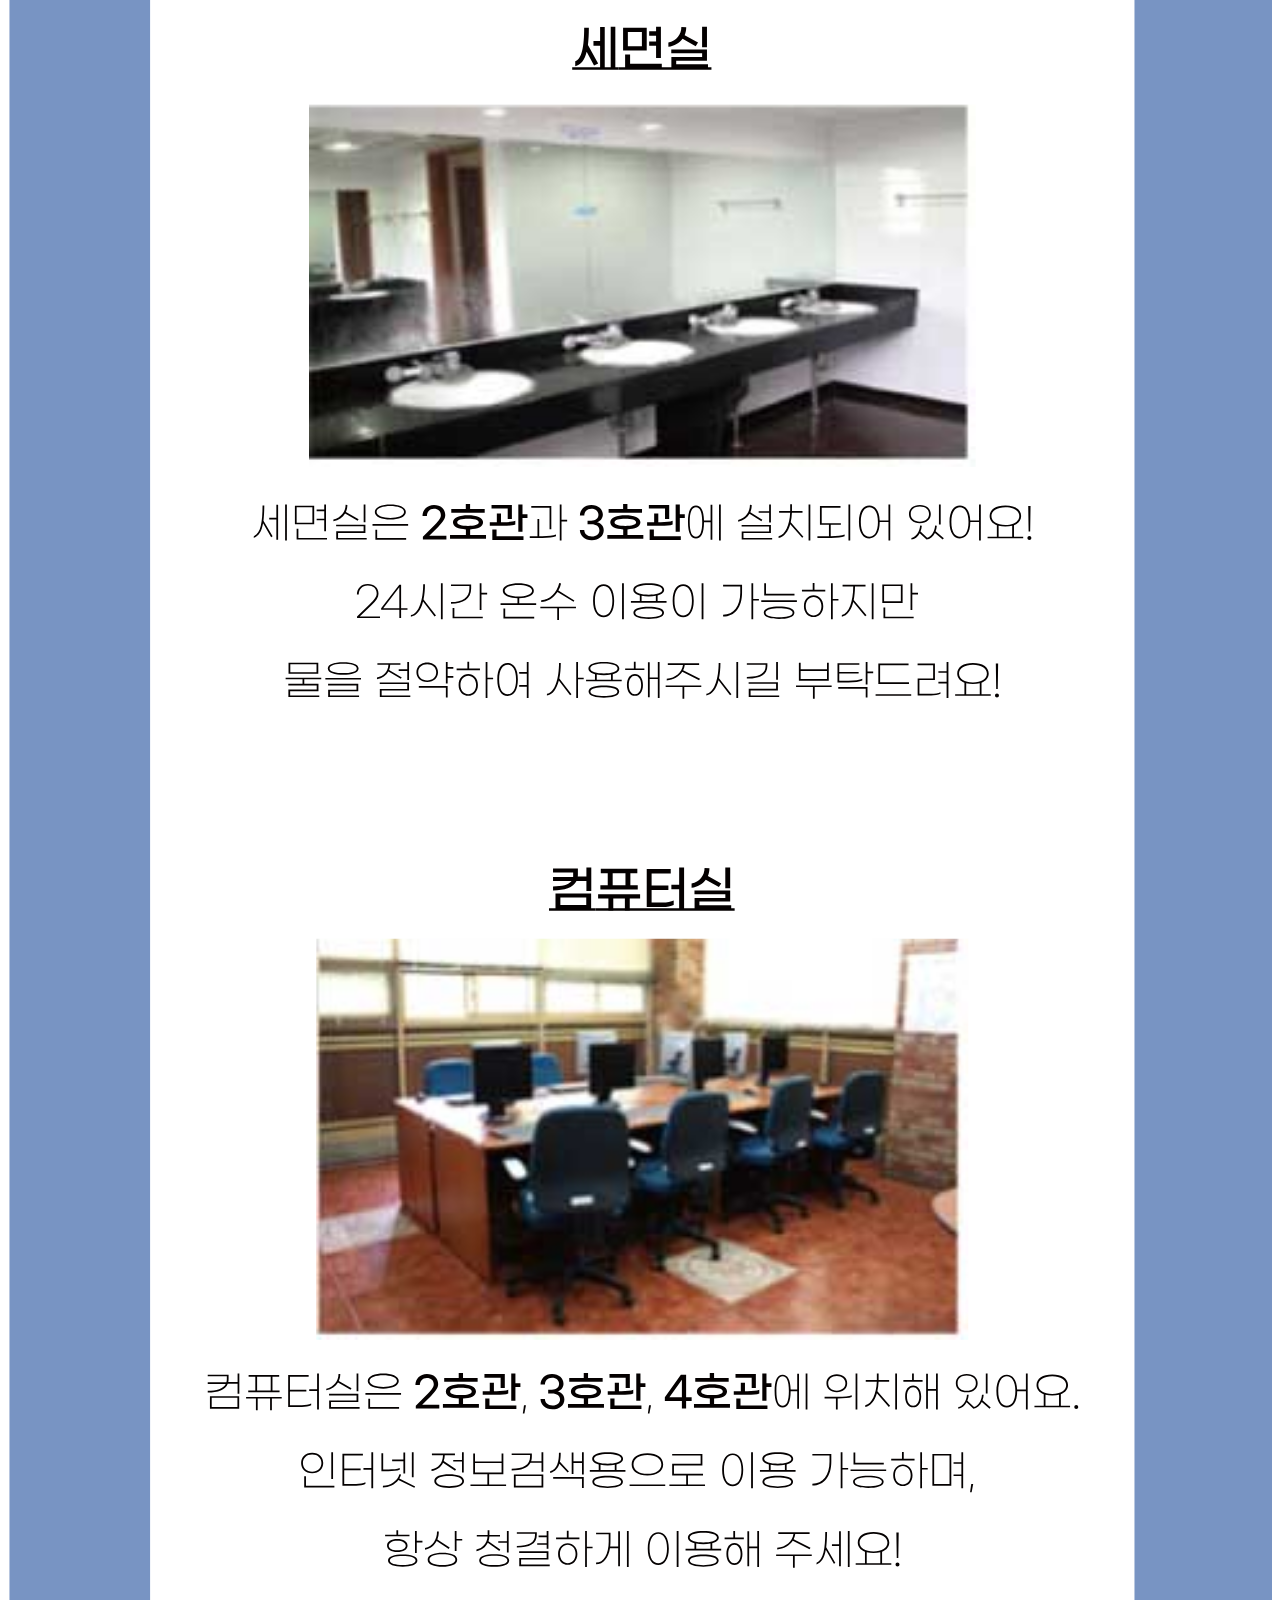
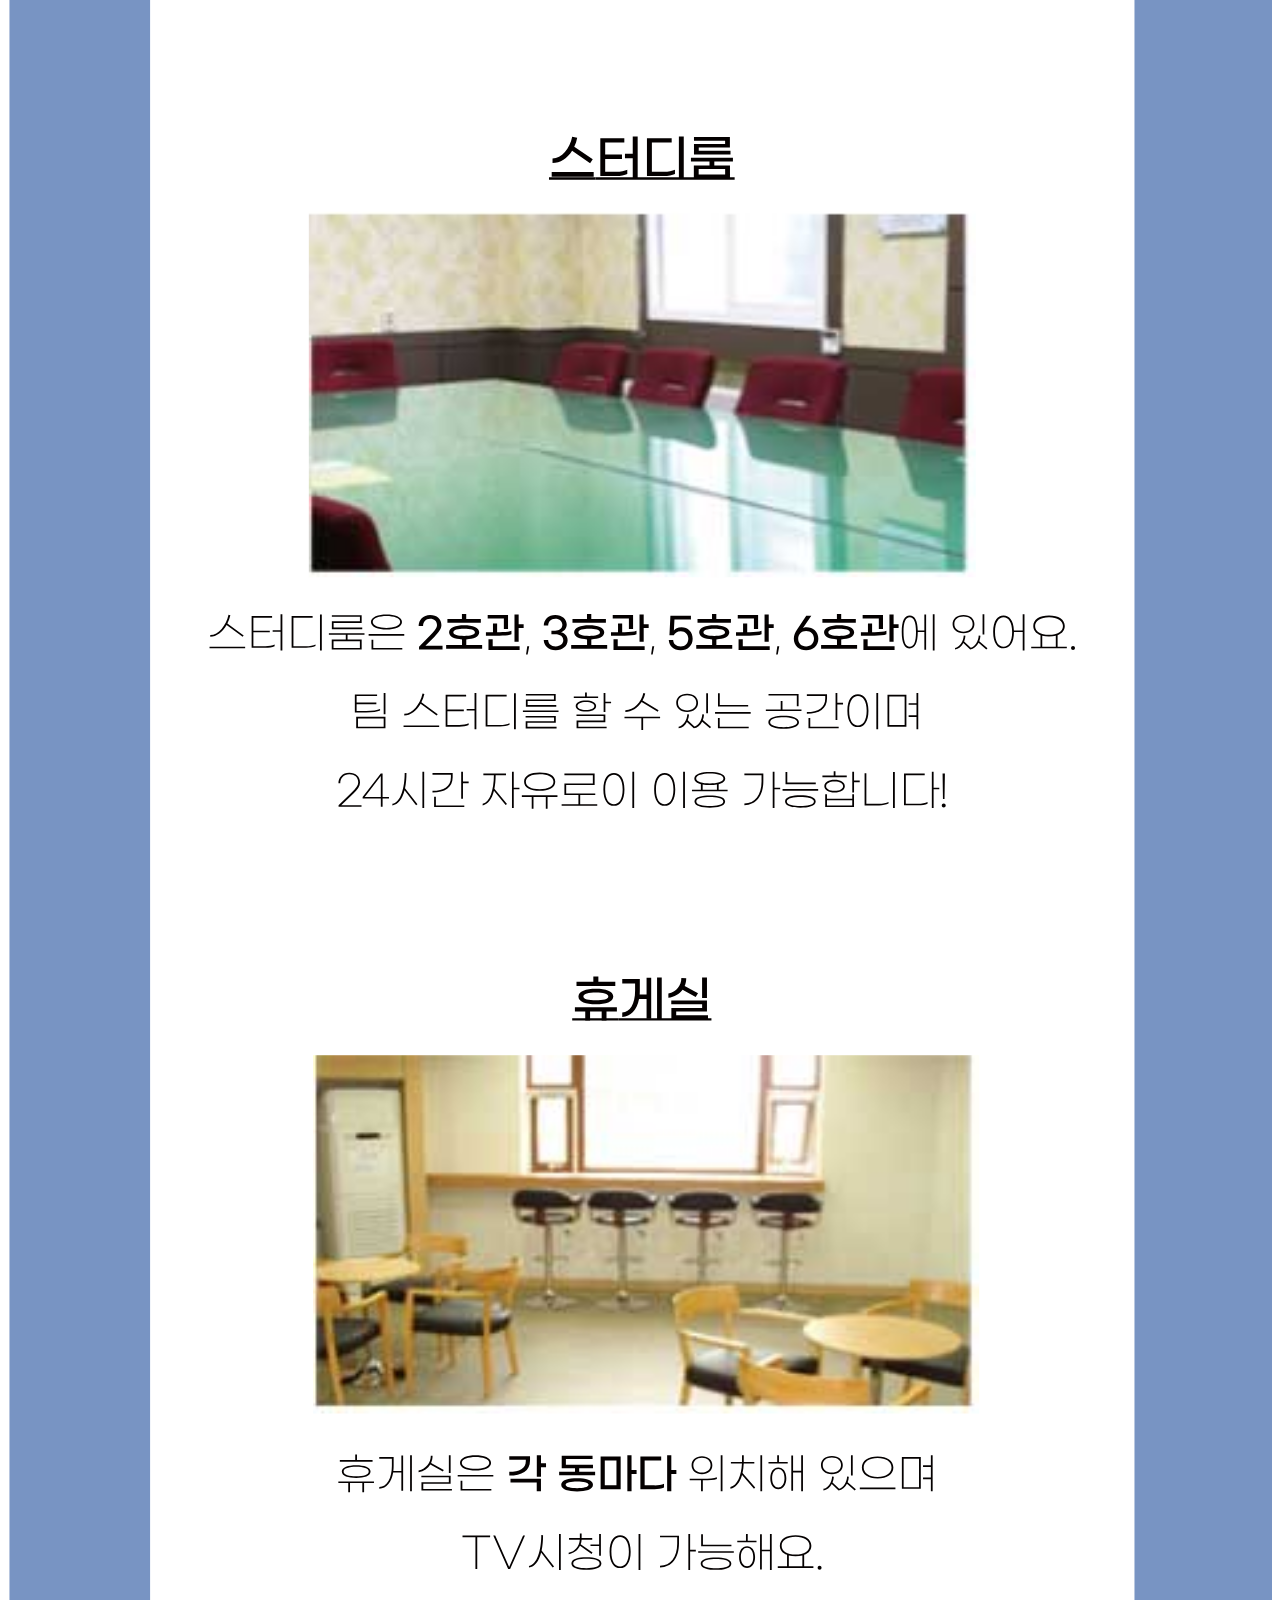
<file: info/9.html>
<!DOCTYPE html>
<html lang="en">
<head>
    <meta charset="UTF-8">
    <meta name="viewport" content="width=device-width, initial-scale=1.0">
    <link href="./infoCss.css" rel="stylesheet" media="screen">
    <title>Document</title>
</head>
<body>
    <img src="./infoImg/9. gisuksa.svg" alt="">
</body>
</html>
</file>
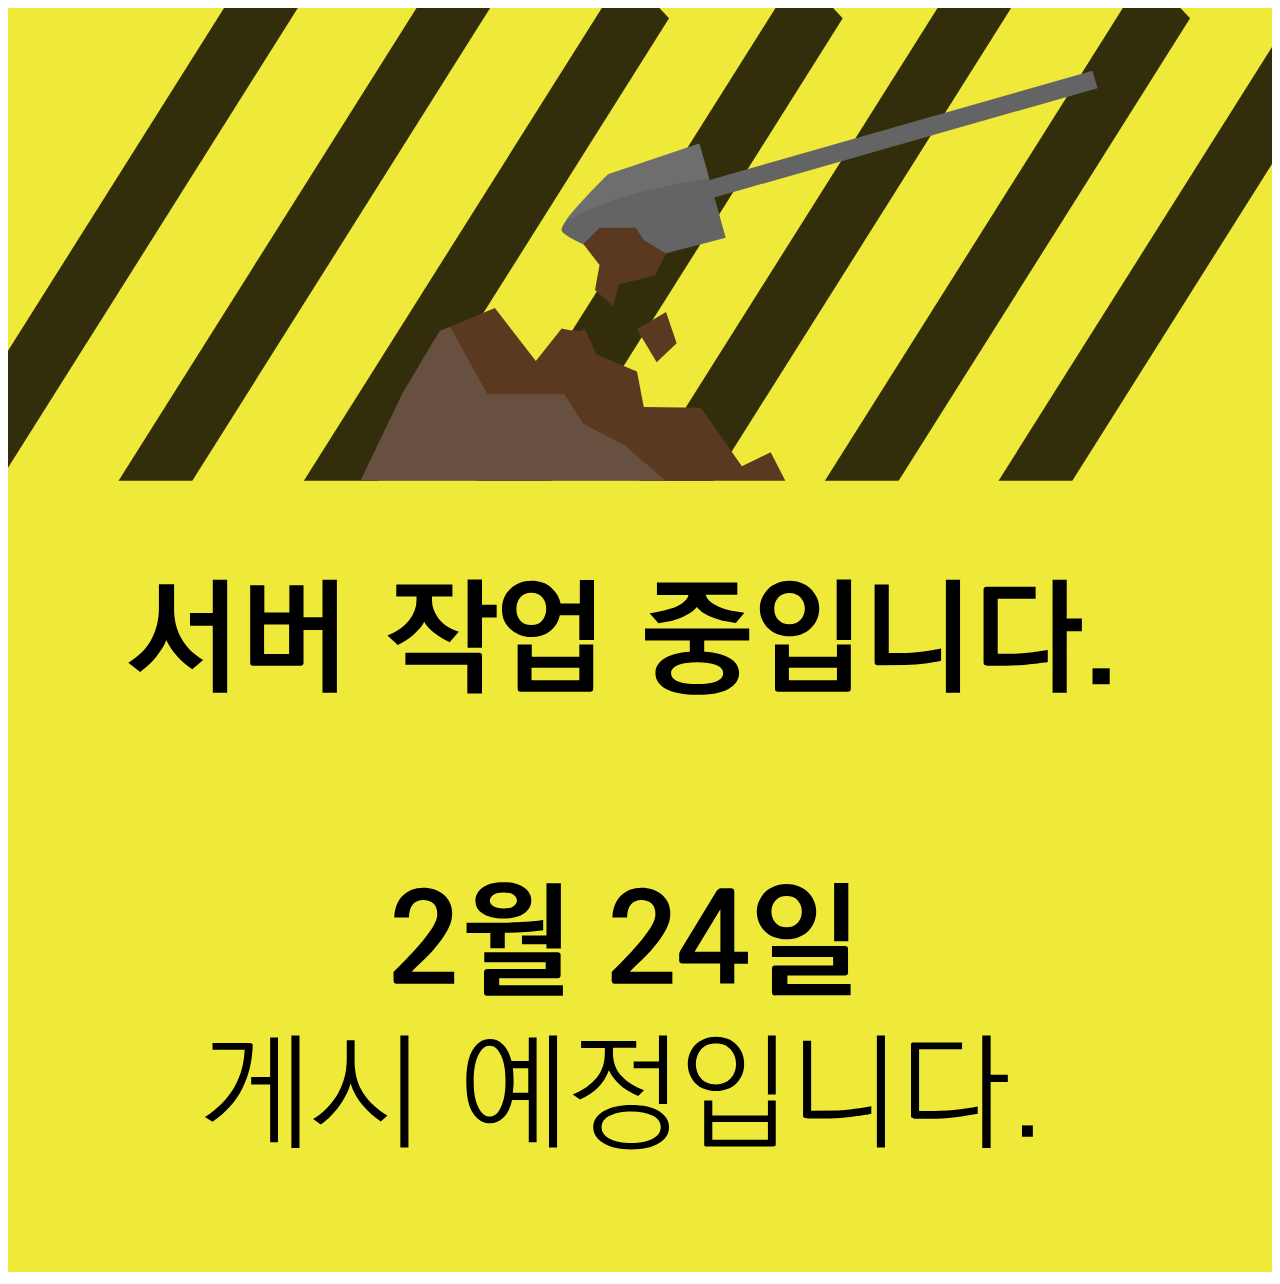
<file: info/pre.html>
<!DOCTYPE html>
<html lang="en">
<head>
    <meta charset="UTF-8">
    <meta name="viewport" content="width=device-width, initial-scale=1.0">
    <link href="./infoCss.css" rel="stylesheet" media="screen">
    <title>Document</title>
</head>
<body>
    <img src="../img/sin ip saeng gil la jab e.svg" alt="">
</body>
</html>
</file>
<file: style.css>
html{
    font-size: 10px;
}




body {
    text-align: center;
    height: 900rem;
    background-image: url(./img/final_plz_1.svg);
    background-repeat: no-repeat;
    background-position: center;
    background-size: cover;
}

.girl{
    padding-top: 110rem;
    width: 110rem;
    height: 50rem;
}


.navi{
    margin-top: 10rem;
}

.naviBtn{
    margin-left: 1rem;
    margin-right: 1rem;
    margin-top: 1rem;
    margin-bottom: 1rem;
    width: 34rem;
    height: 17rem;
}

.video{
    margin-top: 46rem;
}

.video-content{
    width: 70rem;
    height: 40rem;
}

#sec1{
    margin-top: 70rem;
}

.sec1padding{
    padding-top: 30rem;
}

.sec1Btn{
    width: 17rem;
    height: 17rem;
}




#sec2{
    margin-top: 25rem;
}

.sec2padding{
    padding-top: 35rem;
}

.sec2Btn{
    margin-left: 1rem;
    margin-right: 1rem;
    margin-top: 6rem;
    margin-bottom: 8rem;
    width: 17rem;
    height: 17rem;
}


#sec3{
    margin-top: 28rem;
}

.sec3padding{
    padding-top: 262rem;
}

.sec3Btn{
    width: 32rem;
    height: 8rem;
}

#sec4{
    /* margin-top: 10rem; */
}

.sec4padding{
    padding-top: 10rem;
}

.sec4Btn{
    margin-left: 1rem;
    margin-right: 1rem;
    margin-top: 1rem;
    margin-bottom: 1rem;
    width: 20rem;
    height: 5rem;
}






@media screen and (max-width: 825px) {
    html{
        font-size: 5px;
    }
}

@media screen and (max-width: 611px) {
  html{
      font-size: 4px;
  }
}
</file>
<file: info/infoCss.css>
body{
    text-align: center;
    width: auto;
    height: auto;
}
</file>
